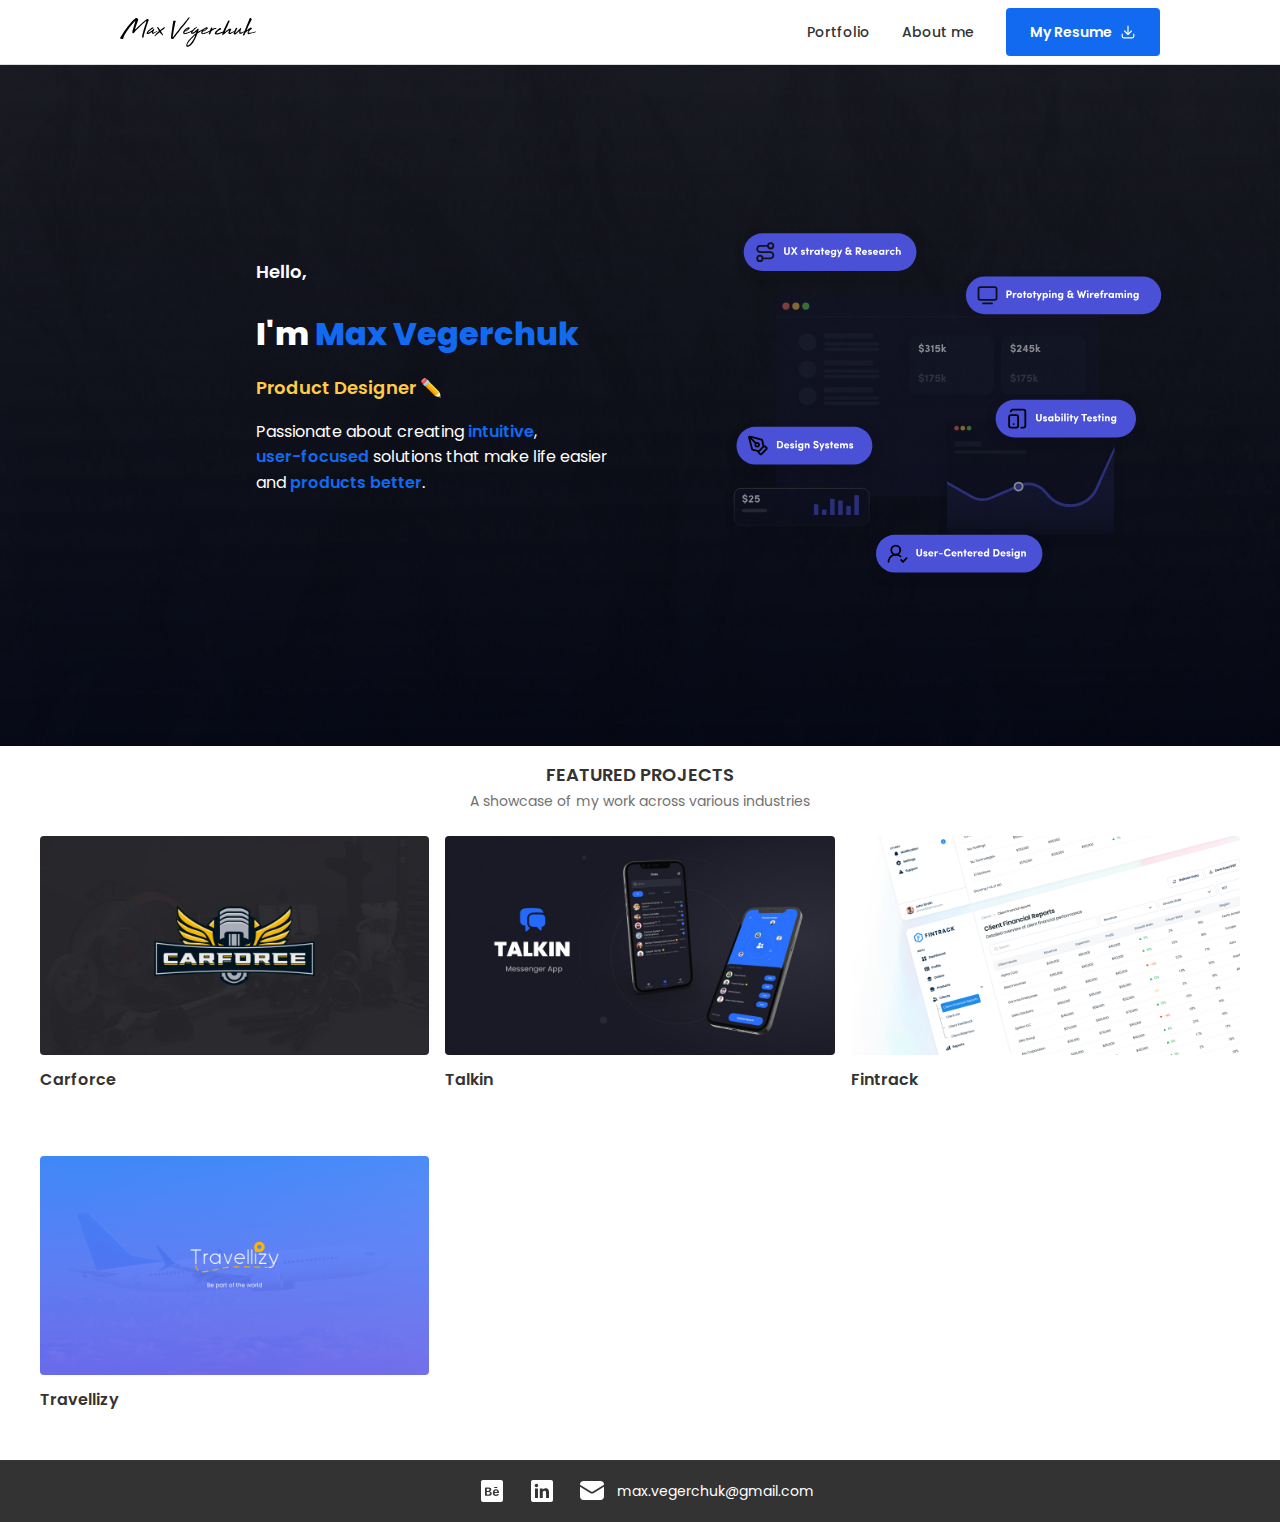
<file: index.html>
<!DOCTYPE html>
<html lang="en">
<head>
    <meta charset="UTF-8">
    <meta name="viewport" content="width=device-width, initial-scale=1.0">
    <title>Max Vegerchuk Portfolio</title>
    <link href="https://fonts.googleapis.com/css2?family=Poppins:wght@400;500;600;700&display=swap" rel="stylesheet">
    <link rel="stylesheet" href="css/style.css">
</head>
<body>
    <header>
        <nav>
            <div class="nav-logo">
                <a href="index.html">
                    <img src="pics/Logo/m.vegerchuk-logo.svg" alt="M. Vegerchuk Logo">
                </a>
            </div>
            <ul class="nav-links">
                <li><a href="#portfolio-title">Portfolio</a></li>
                <li><a href="aboutme.html">About me</a></li>
                <li>
                    <a href="https://drive.google.com/uc?export=download&id=1wl4j3LC4kfIBSfr9b5_5TvRh0pihFqmq" class="nav-resume-btn">
                        My Resume
                        <img src="pics/icons/arrow-down-tray.svg" alt="Download" class="nav-resume-icon">
                    </a>
                </li>
            </ul>
        </nav>
    </header>
    
    <section class="hero-section">
        <div class="portfolio-section" style="margin-left: 20%;">
            <h2><span style="color: white;">Hello,</span></h2>
            <h1>I'm <span style="color: #116AF0;">Max Vegerchuk</span></h1>
            <h2><span style="color: #FFCC47;">Product Designer ✏️</span></h2>
            <p class="hero-description">Passionate about creating <span style="color: #116AF0; font-weight: 600;">intuitive</span>, <br>
                <span style="color: #116AF0; font-weight: 600;">user-focused</span> solutions that make life easier<br> and <span style="color: #116AF0; font-weight: 600;">products better</span>.</p>
        </div>
        <div class="portfolio-section">
            <div class="portfolio-image hide-mobile" style="margin-top: 15%; margin-right: 30%; width: 90%;">
                <img src="pics\hero-section-ux-pic.svg" alt="UX">
            </div>
        </div>
        
        
    </section>
    <section class="portfolio-section">
        <h2 class="portfolio-title" id="portfolio-title">Featured Projects</h2>
        <p class="portfolio-subtitle">A showcase of my work across various industries</p>
        <div class="portfolio-container">
            <div class="portfolio-item">
                <a class="project-link" href="portfolio/carforce.html">
                    <div class="portfolio-image">
                        <img src="pics\projects\carforce\carforce-cover.jpg" alt="Carforce">
                    </div>
                    <h3 class="project-title">Carforce</h3>
                </a>
            </div>
            <div class="portfolio-item">
                <a class="project-link" href="portfolio/talkin.html">
                    <div class="portfolio-image">
                        <img src="pics/projects/talkin/portfolio-cover.jpg" alt="Carforce">
                    </div>
                    <h3 class="project-title">Talkin</h3>
                </a>
            </div>
            <div class="portfolio-item">
                <a class="project-link" href="portfolio/fintrack.html">
                    <div class="portfolio-image">
                        <img src="pics/projects/fintrack/portfolio-cover.jpg" alt="Carforce">
                    </div>
                    <h3 class="project-title">Fintrack</h3>
                </a>
            </div>
        </div>

        <div class="portfolio-container">
            <div class="portfolio-container flex-wrap" style="max-width: 389.33px;">
                <div class="portfolio-item">
                    <a class="project-link" href="portfolio/travellizy-registration.html">
                        <div class="portfolio-image">
                            <img src="pics\projects\travellizy\travellizy-cover.jpg" alt="Travellizy">
                        </div>
                        <h3 class="project-title">Travellizy</h3>
                    </a>
                </div>
            </div>
        
            <!-- <div class="portfolio-container flex-wrap" style="max-width: 389.33px;">
                <div class="portfolio-item">
                    <a class="project-link" href="portfolio/travellizy.html">
                        <div class="portfolio-image">
                            <img src="pics\projects\travellizy\travellizy-cover.jpg" alt="Travellizy">
                        </div>
                        <h3 class="project-title">Travellizy</h3>
                    </a>
                </div>
            </div> -->

            
        </div>
        <!-- <div class="portfolio-item">
                <a class="project-link" href="portfolio/talkin.html">
                    <div class="portfolio-image">
                        <img src="pics/projects/talkin/portfolio-cover.jpg" alt="Carforce">
                    </div>
                    <h3 class="project-title">Talkin</h3>
                </a>
        </div>
            <div class="portfolio-item">
                <a class="project-link" href="portfolio/fintrack.html">
                    <div class="portfolio-image">
                        <img src="pics/projects/fintrack/portfolio-cover.jpg" alt="Carforce">
                    </div>
                    <h3 class="project-title">Fintrack</h3>
                </a>
            </div> -->
        </div>
    </section>
    
    <main>
        <!-- Здесь будет основное содержимое -->
    </main>
    
    <footer>
        <a href="https://www.behance.net/maxvegerchuk" target="_blank" class="icon" aria-label="Behance">
            <img src="pics/icons/behance.svg" alt="Behance">
        </a>
        <a href="https://www.linkedin.com/in/maxvegerchuk/" target="_blank" class="icon" aria-label="LinkedIn">
            <img src="pics/icons/linkedin.svg" alt="LinkedIn">
        </a>
        <div style="align-items: center; display: flex; justify-content: center;">
            <a href="mailto:max.vegerchuk@gmail.com" class="icon" aria-label="Email">
                <img src="pics/icons/Email.svg" alt="Email">
            </a>
            <span class="email">max.vegerchuk@gmail.com</span>
        </div>
    </footer>

    <script src="js/main.js"></script>
</body>
</html>
</file>
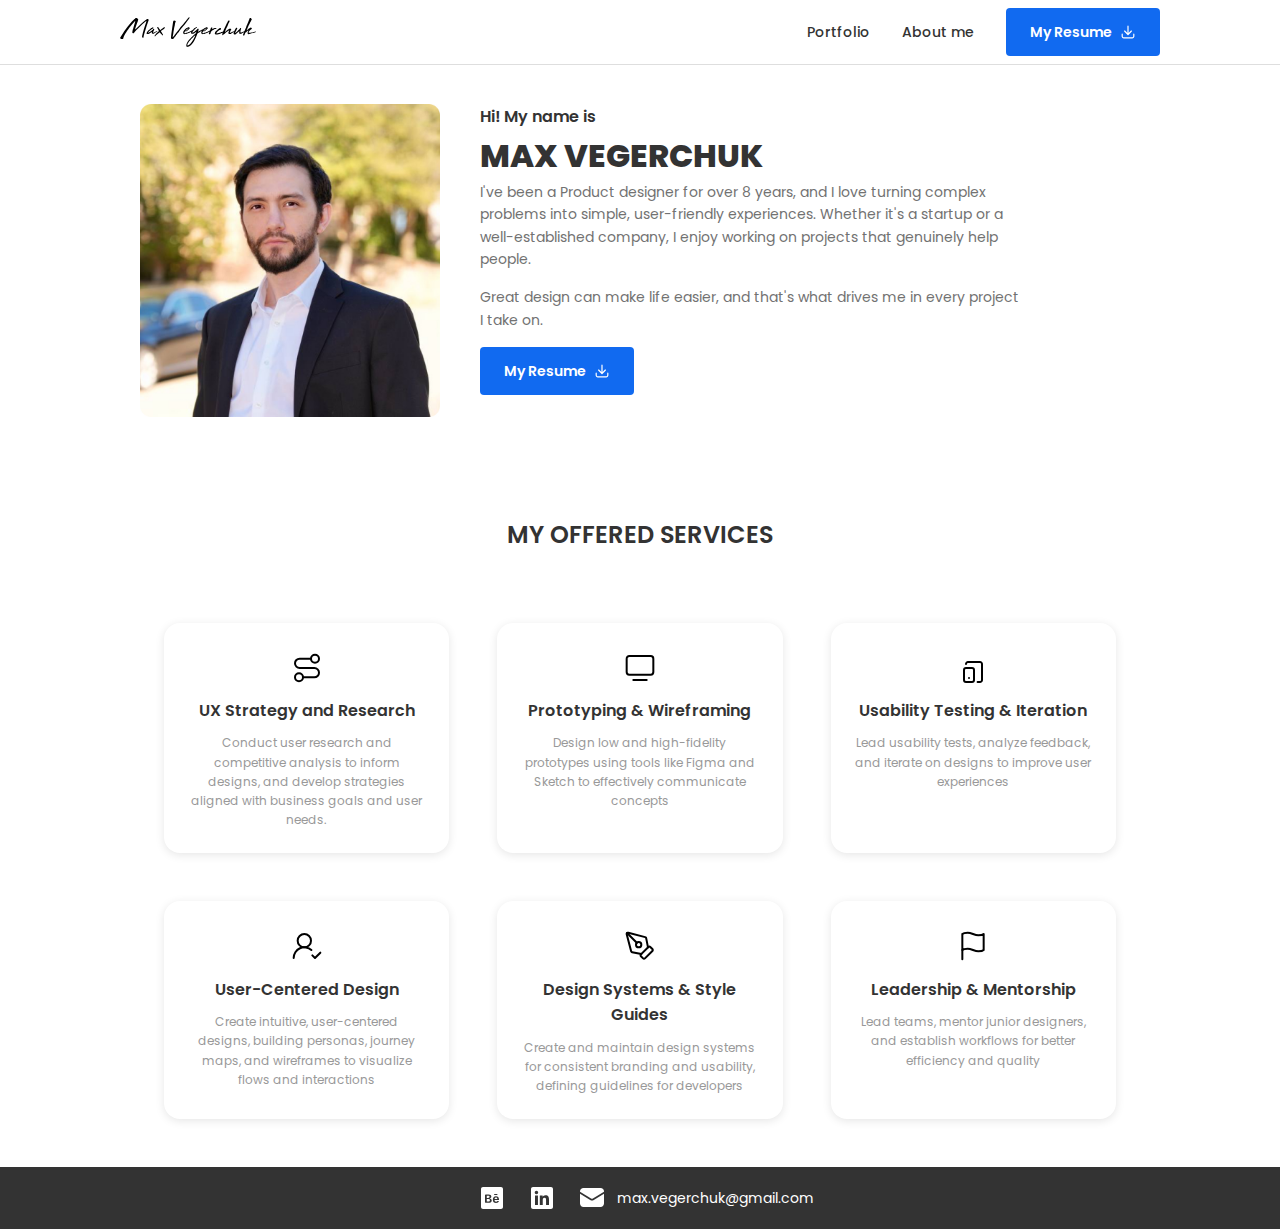
<file: aboutme.html>
<!DOCTYPE html>
<html lang="en">
<head>
    <meta charset="UTF-8">
    <meta name="viewport" content="width=device-width, initial-scale=1.0">
    <link href="https://fonts.googleapis.com/css2?family=Poppins:wght@400;500;600;700&display=swap" rel="stylesheet">
    <link rel="stylesheet" href="css/style.css">
</head>
<body>
    <header>
        <nav>
            <div class="nav-logo">
                <a href="index.html">
                    <img src="pics/Logo/m.vegerchuk-logo.svg" alt="M. Vegerchuk Logo">
                </a>
            </div>
            <ul class="nav-links">
                <li><a href="index.html#portfolio-title">Portfolio</a></li>
                <li><a href="aboutme.html">About me</a></li>
                <li>
                    <a href="https://drive.google.com/uc?export=download&id=1qEEX9K6TG9hydOg7LJ45rPmVt67Mu9xU" class="nav-resume-btn">
                        My Resume
                        <img src="pics/icons/arrow-down-tray.svg" alt="Download" class="nav-resume-icon">
                    </a>
                </li>
            </ul>
        </nav>
    </header>

    <section class="project-section">

        <div class="project-content-text-only">
            
            <div class="flex-wrap">
                <div class="image-column margin-right40 margin-bot40" style="max-width:300px; margin-top: 80px;">
                    <img src="pics/profile photo.jpg" alt="Max Vegerchuk" class="detail-image">
                </div>

                <div class="text-column" style="margin-top: 80px;">
                    <div class="bio-pretitle">
                        Hi! My name is
                    </div>
                    <div class="bio-title-name">Max Vegerchuk</div>
                    <p>I've been a Product designer for over 8 years, and I love turning complex problems into simple, user-friendly experiences. Whether it's a startup or a well-established company, I enjoy working on projects that genuinely help people.</p> 
                    <p>Great design can make life easier, and that's what drives me in every project <br> I take on.</p> 
                    <div class="nav-links">
                        <a href="https://drive.google.com/uc?export=download&id=1qEEX9K6TG9hydOg7LJ45rPmVt67Mu9xU" class="nav-resume-btn">
                            My Resume
                            <img src="pics/icons/arrow-down-tray.svg" alt="Download" class="nav-resume-icon">
                        </a>
                    </div>
                    
                </div>
            </div>
        </div>

        <div class="bio-service-title">
            <h2 class="portfolio-title">My Offered Services</h2>
            <!-- <p class="portfolio-subtitle">Final implementation, user testing, and project outcomes.</p> -->
        </div>

        <div class="project-content-text-only">
            
            <div class="flex-wrap">
                <div class="service">
                    <div class="service-icon">
                        <img src="pics/icons/Ux-strategy.svg" alt="Email">
                    </div>
                    <div class="service-title">UX Strategy and Research</div>
                    <div class="service-description">Conduct user research and competitive analysis to inform designs, and develop strategies aligned with business goals and user needs.</div>
                </div>
    
                <div class="service">
                    <div class="service-icon">
                        <img src="pics/icons/Wireframes.svg" alt="Email">
                    </div>
                    <div class="service-title">Prototyping & Wireframing</div>
                    <div class="service-description">Design low and high-fidelity prototypes using tools like Figma and Sketch to effectively communicate concepts</div>
                </div>

                <div class="service">
                    <div class="service-icon">
                        <img src="pics/icons/Testing.svg" alt="Email">
                    </div>
                    <div class="service-title">Usability Testing & Iteration</div>
                    <div class="service-description">Lead usability tests, analyze feedback, and iterate on designs to improve user experiences</div>
                </div>
            </div>

            <div class="flex-wrap">

                <div class="service">
                    <div class="service-icon">
                        <img src="pics/icons/User-Centered Design.svg" alt="Email">
                    </div>
                    <div class="service-title">User-Centered Design</div>
                    <div class="service-description">Create intuitive, user-centered designs, building personas, journey maps, and wireframes to visualize flows and interactions</div>
                </div>

                <div class="service">
                    <div class="service-icon">
                        <img src="pics/icons/DesignSystem.svg" alt="Email">
                    </div>
                    <div class="service-title">Design Systems & Style Guides</div>
                    <div class="service-description">Create and maintain design systems for consistent branding and usability, defining guidelines for developers</div>
                </div>
    
                <div class="service">
                    <div class="service-icon">
                        <img src="pics/icons/Leadership.svg" alt="Email">
                    </div>
                    <div class="service-title">Leadership & Mentorship</div>
                    <div class="service-description">Lead teams, mentor junior designers, and establish workflows for better efficiency and quality</div>
                </div>
            </div>
        </div>
    </section>
    
    <footer>
        <a href="https://www.behance.net/maxvegerchuk" target="_blank" class="icon" aria-label="Behance">
            <img src="pics/icons/behance.svg" alt="Behance">
        </a>
        <a href="https://www.linkedin.com/in/maxvegerchuk/" target="_blank" class="icon" aria-label="LinkedIn">
            <img src="pics/icons/linkedin.svg" alt="LinkedIn">
        </a>
        <div style="align-items: center; display: flex; justify-content: center;">
            <a href="mailto:max.vegerchuk@gmail.com" class="icon" aria-label="Email">
                <img src="pics/icons/Email.svg" alt="Email">
            </a>
            <span class="email">max.vegerchuk@gmail.com</span>
        </div>
    </footer>
    <script src="js/main.js"></script>
</body>
</html>
</file>
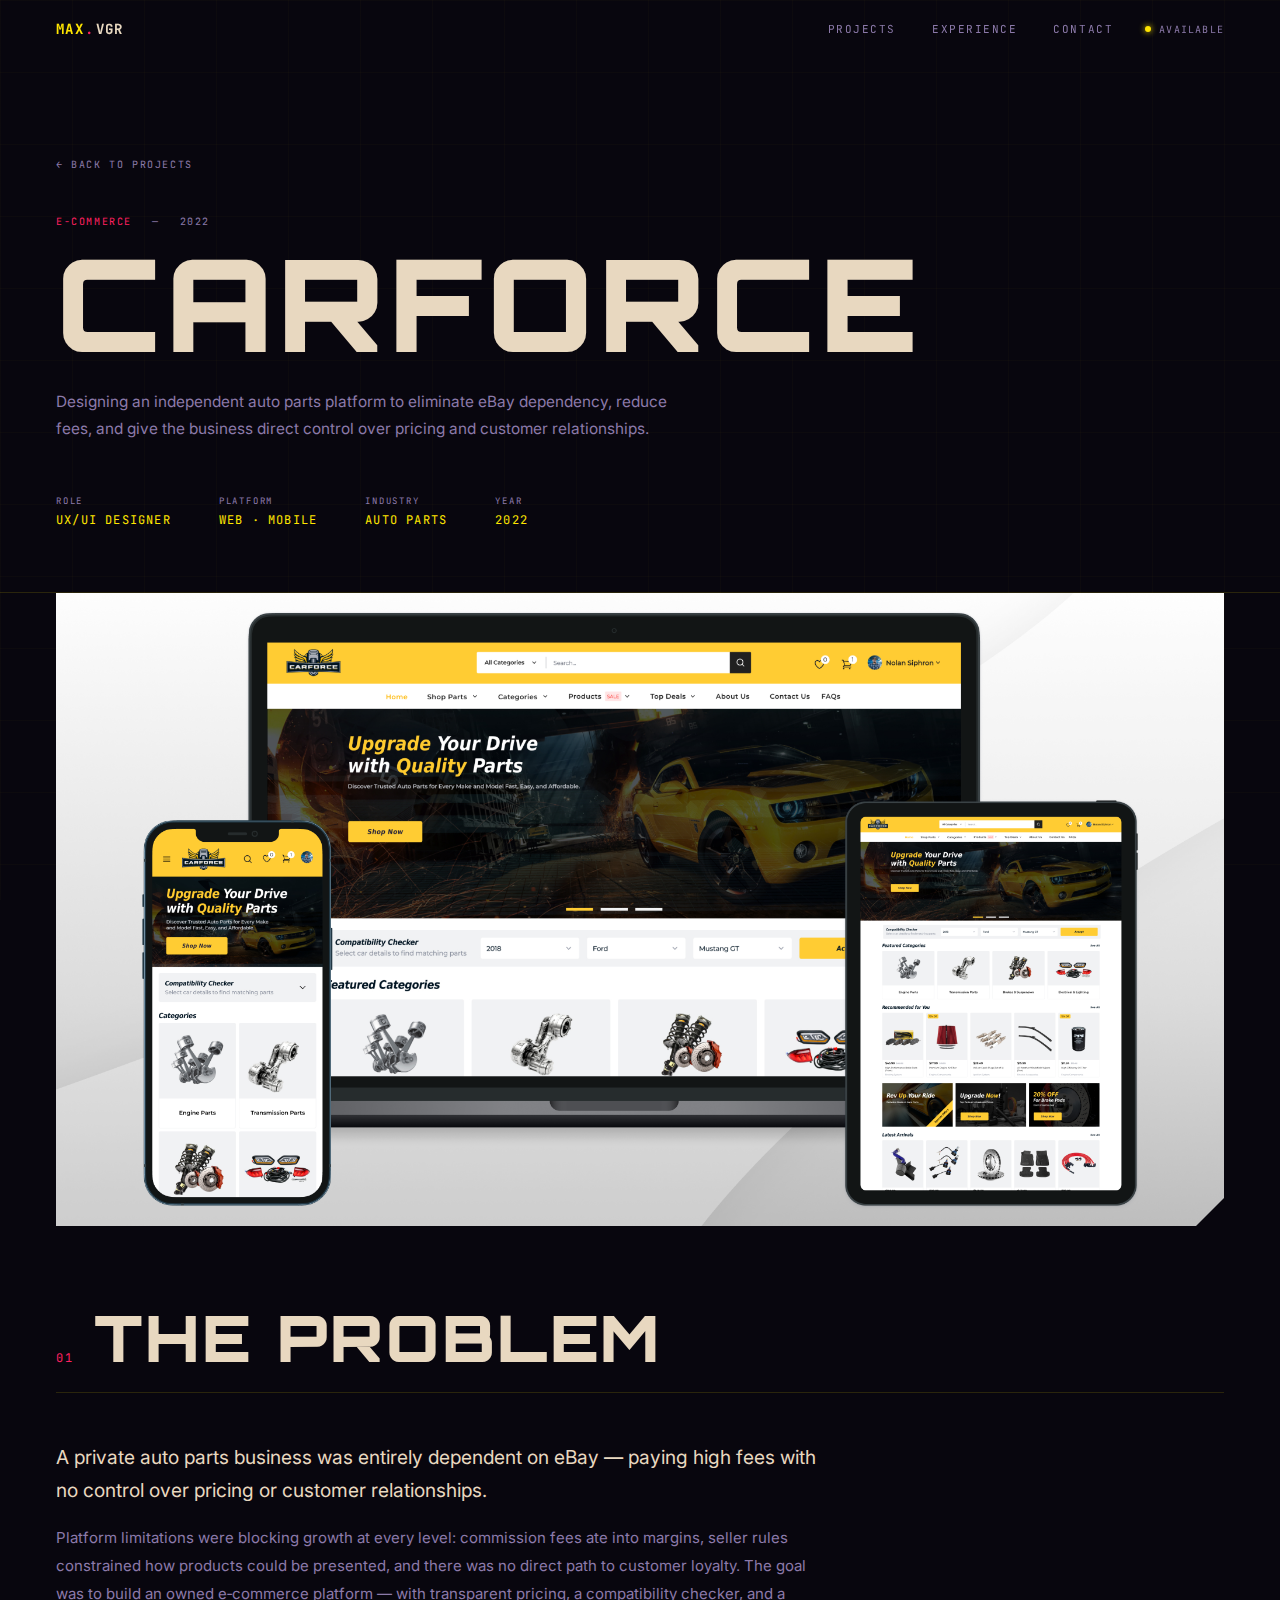
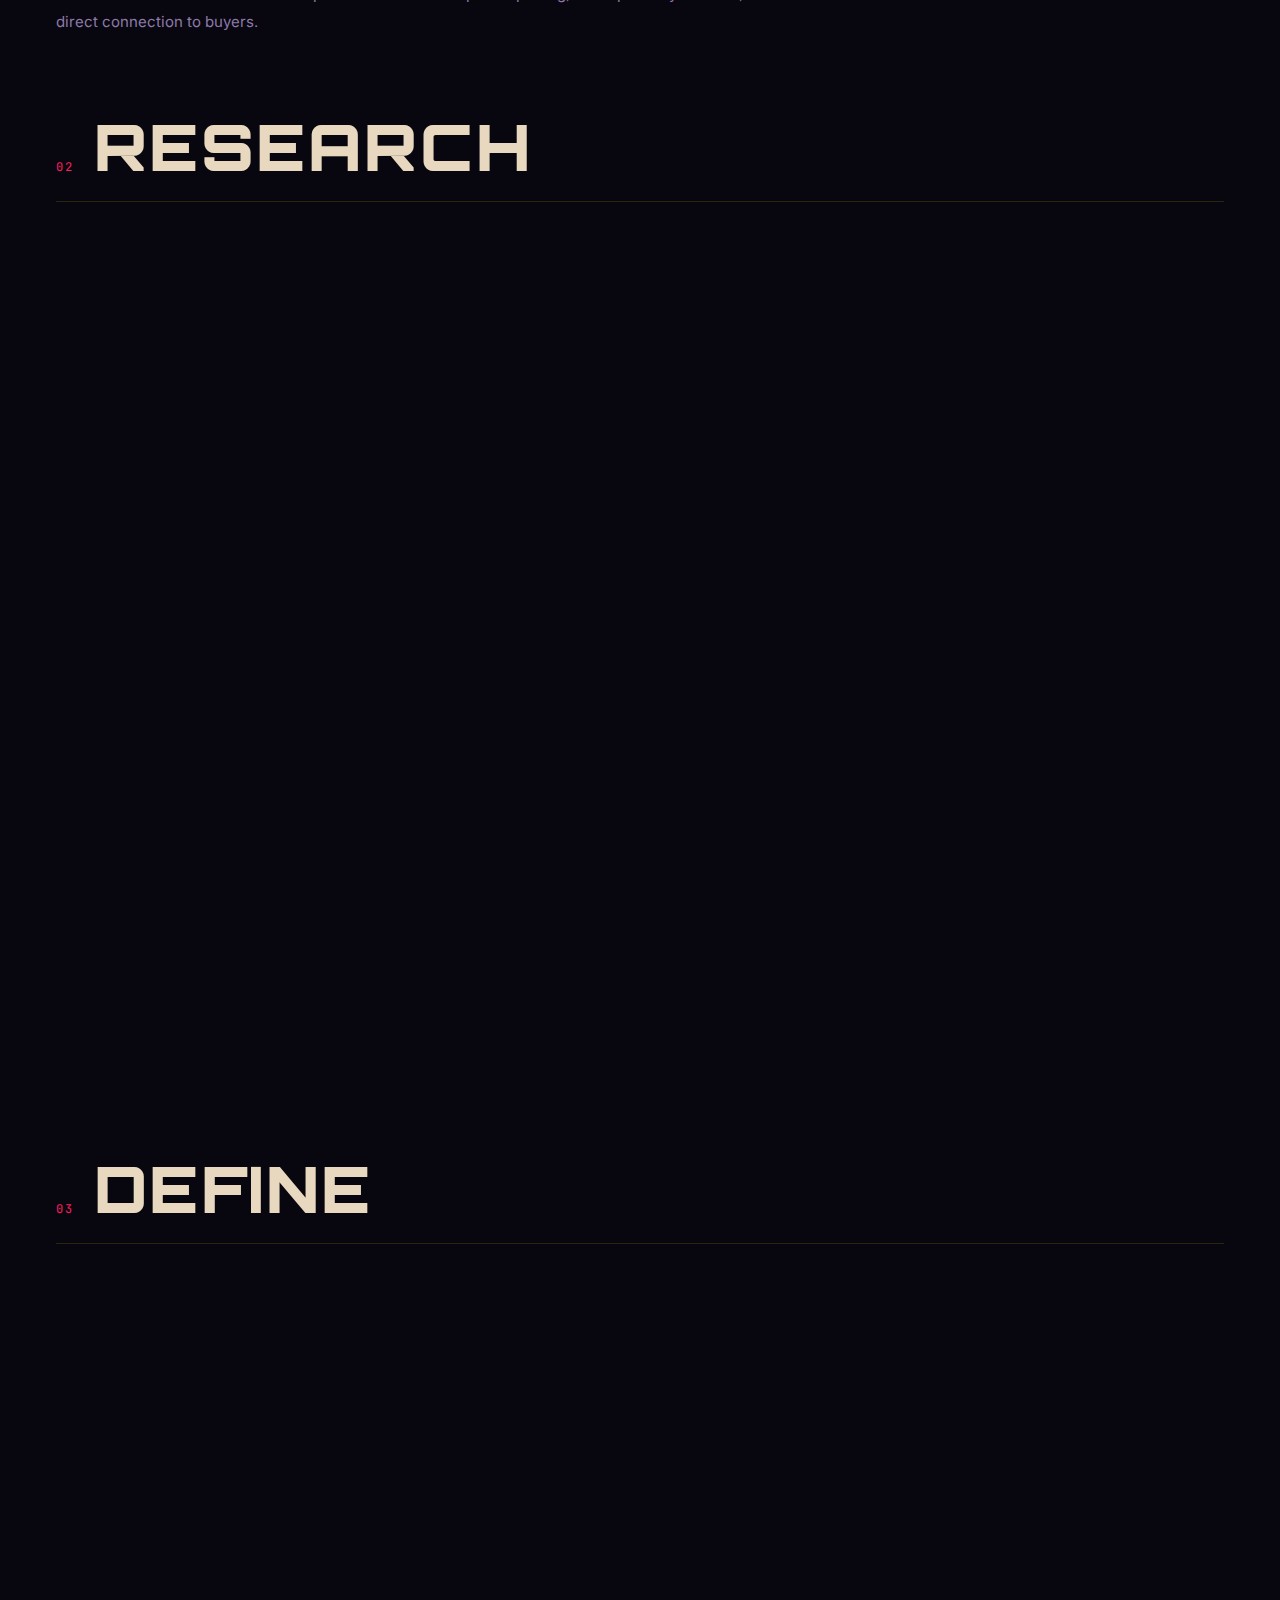
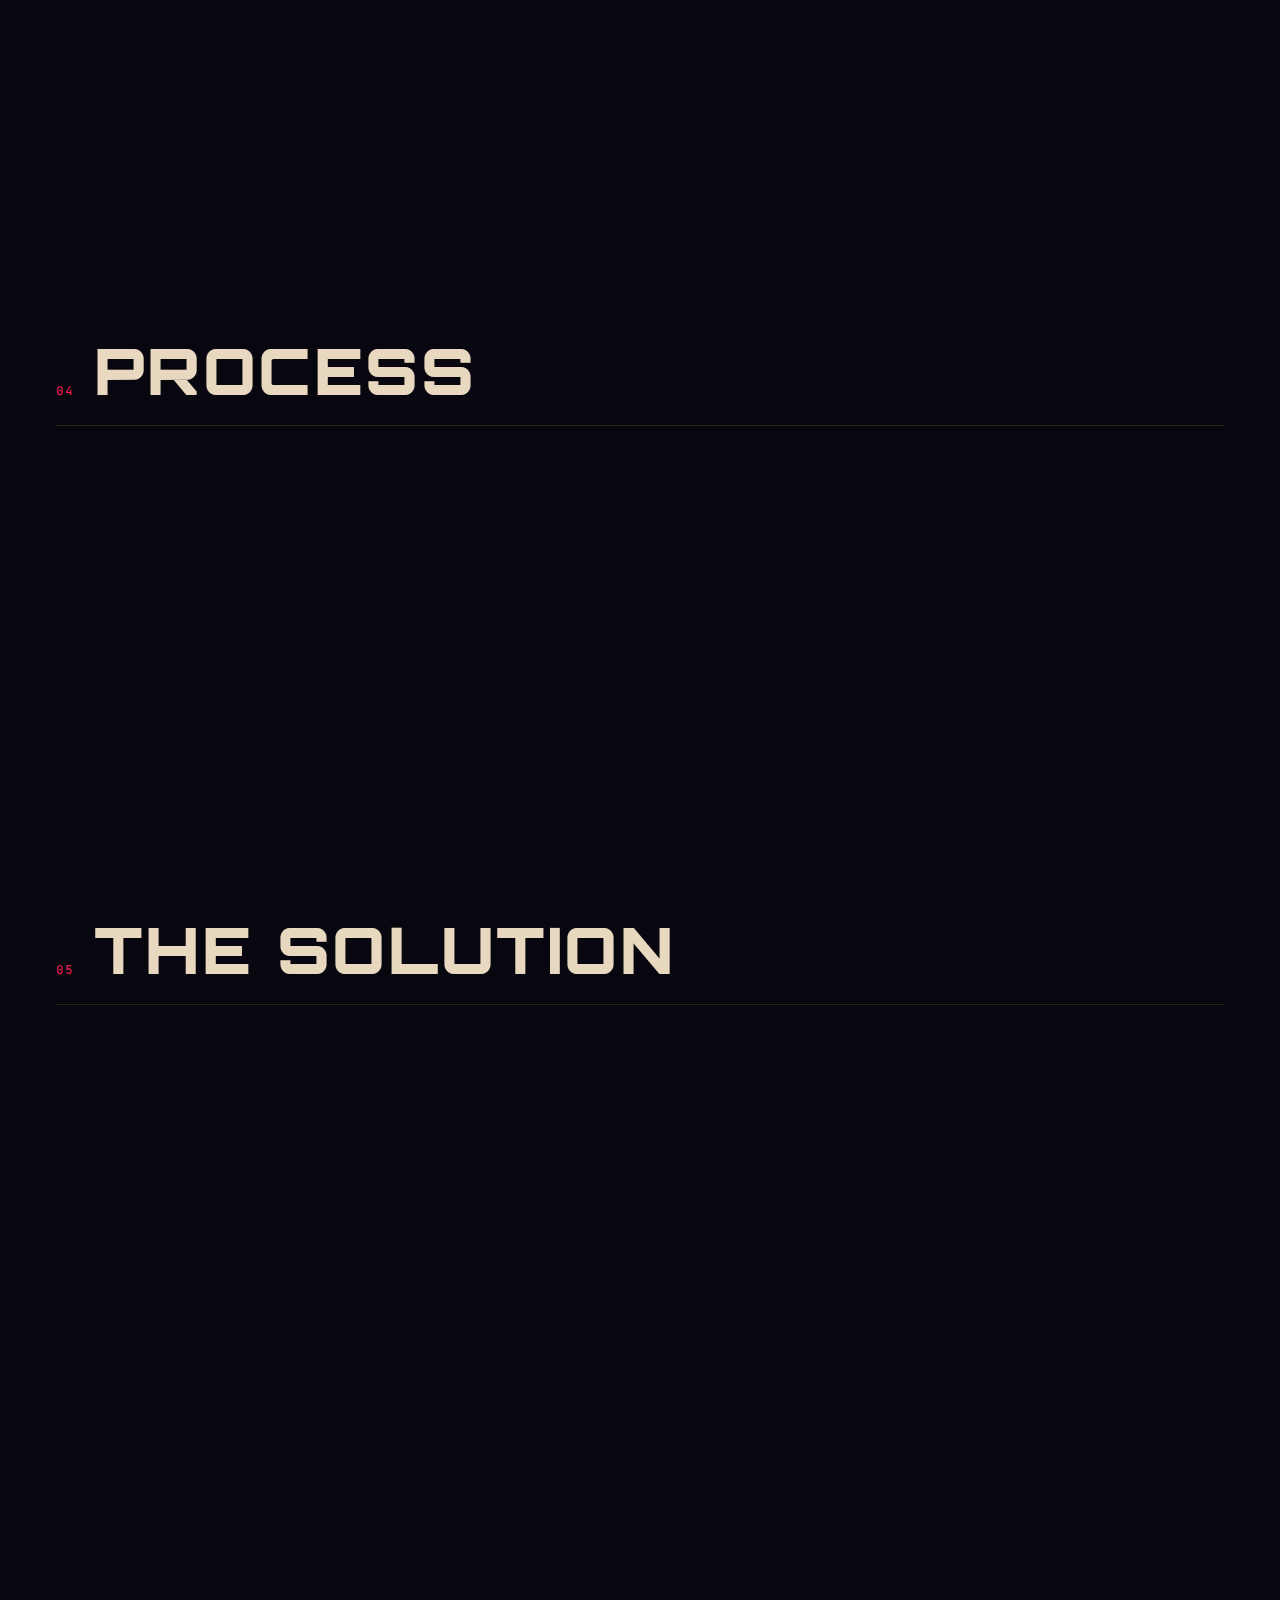
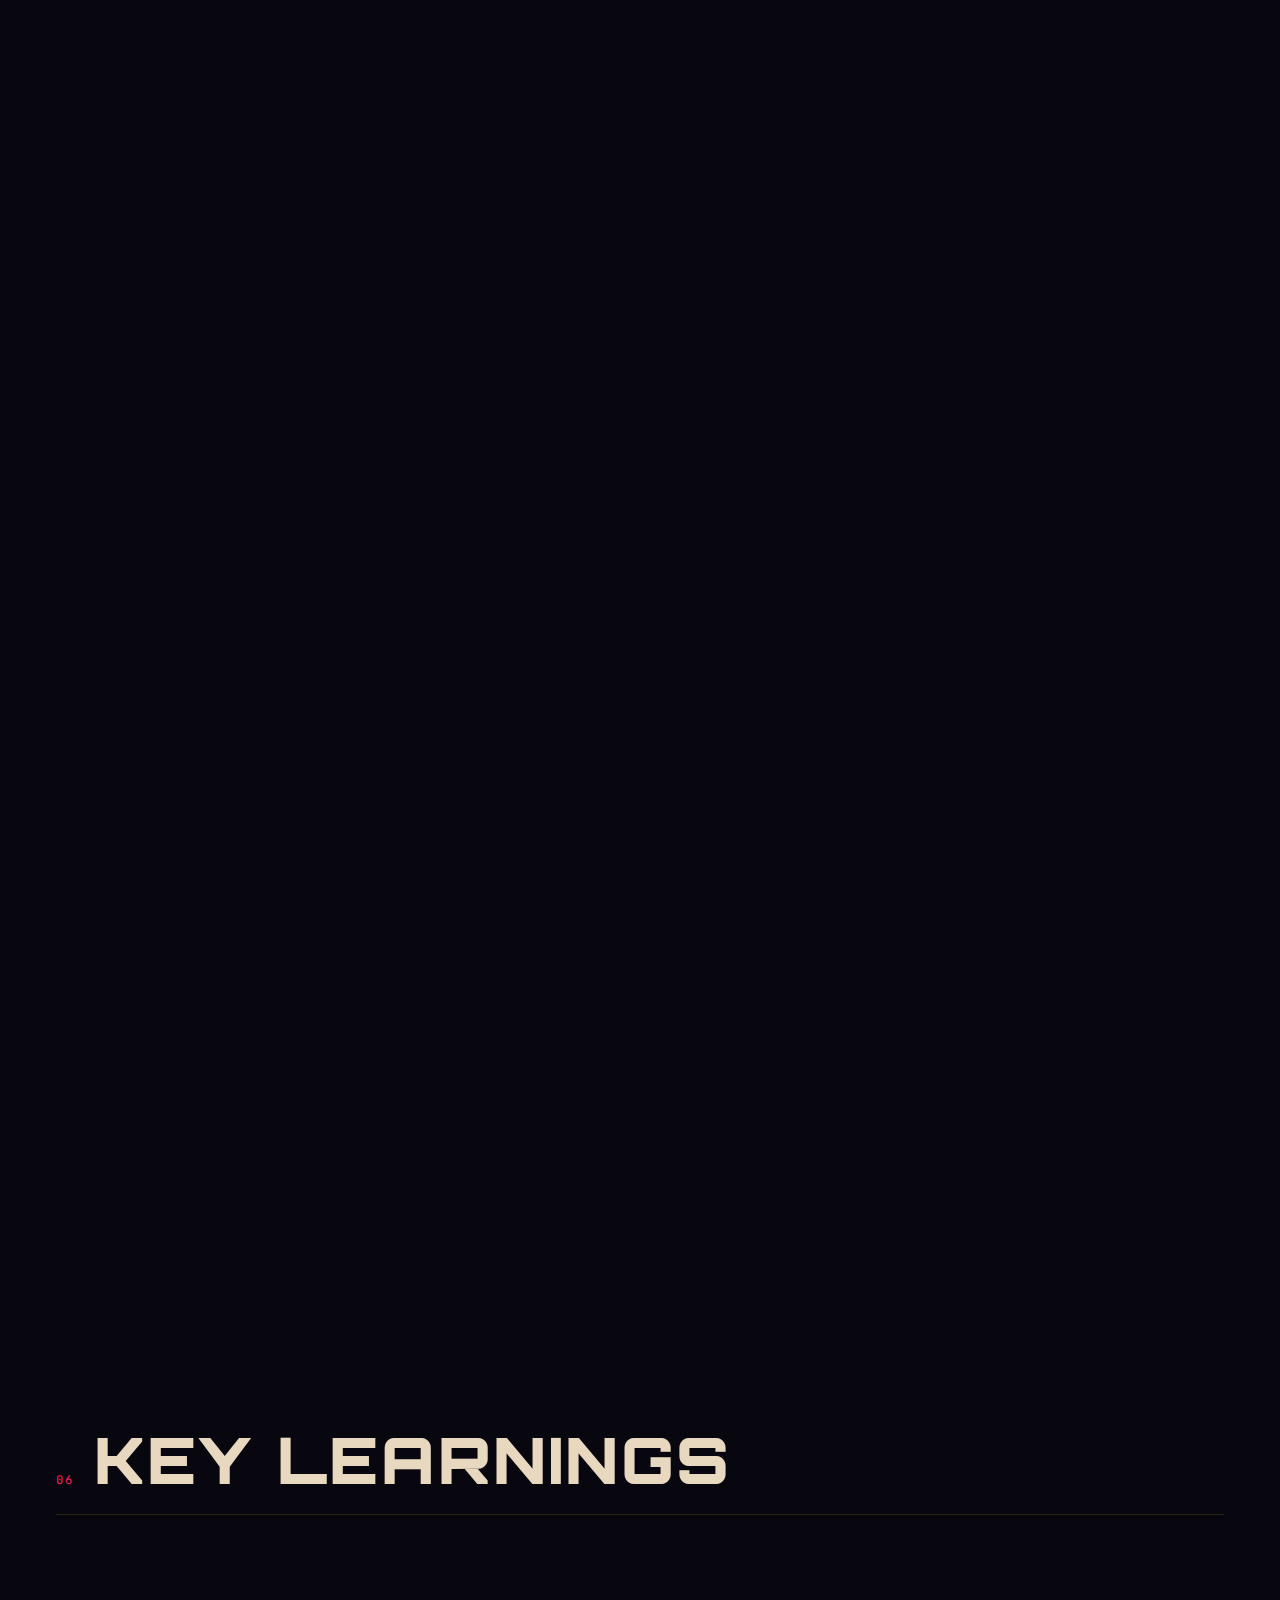
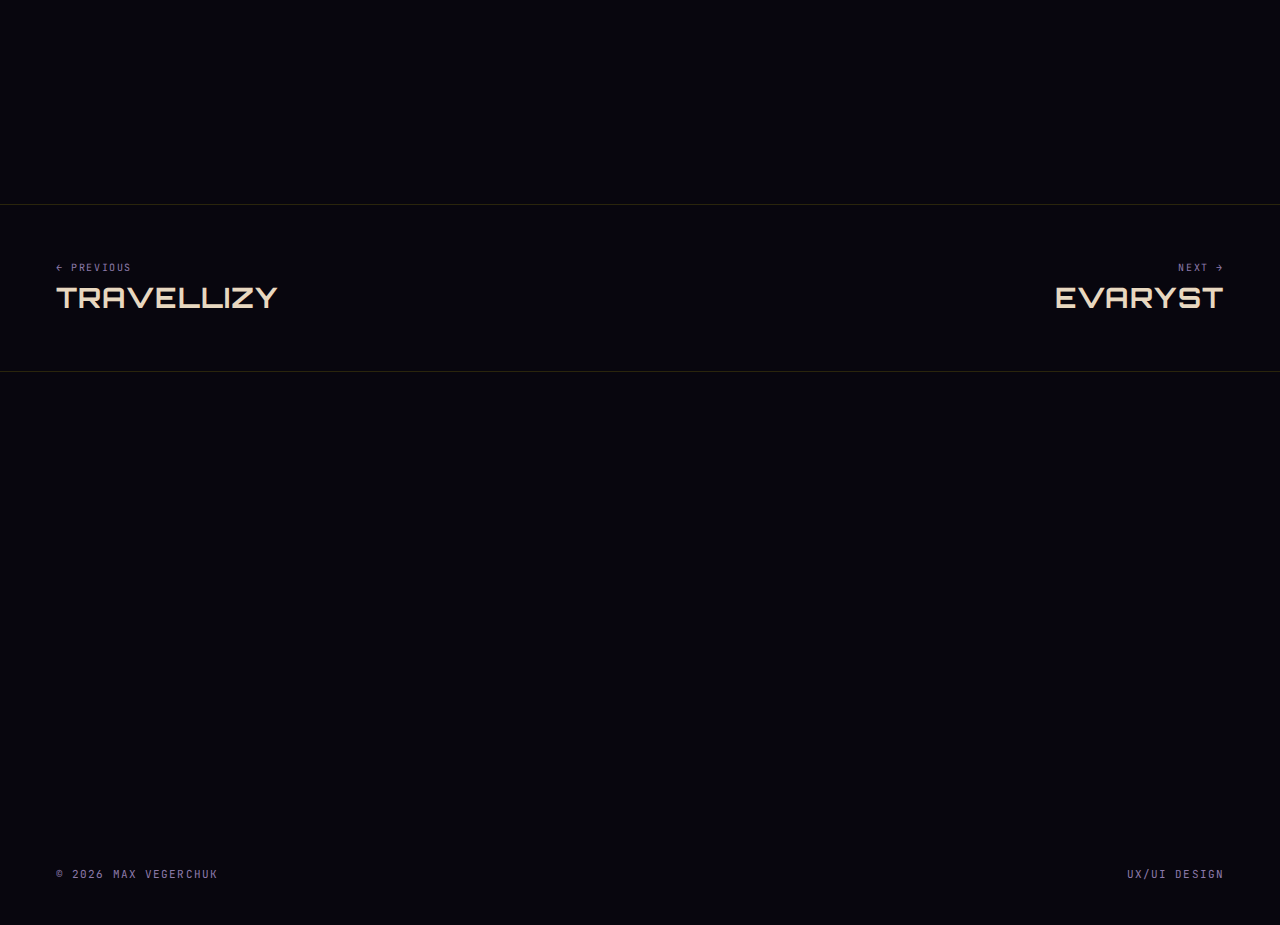
<file: carforce.html>
<!DOCTYPE html>
<html lang="en">
<head>
  <meta charset="UTF-8">
  <meta name="viewport" content="width=device-width, initial-scale=1.0">
  <title>Carforce — Max Vegerchuk</title>
  <link rel="preconnect" href="https://fonts.googleapis.com">
  <link rel="preconnect" href="https://fonts.gstatic.com" crossorigin>
  <link href="https://fonts.googleapis.com/css2?family=Orbitron:wght@700;900&family=JetBrains+Mono:wght@400;700&family=Inter:wght@400;500&display=swap" rel="stylesheet">
  <link rel="stylesheet" href="css/cyberpunk.css">
  <style>
    /* ── PROJECT PAGE ──────────────────────────────────────────── */
    .proj-page { padding-top: 80px; }

    /* ── PROJECT HERO ──────────────────────────────────────────── */
    .proj-hero {
      padding: 72px var(--pad) 64px;
      border-bottom: 1px solid var(--border-y);
    }
    .proj-back {
      display: inline-flex;
      align-items: center;
      gap: 10px;
      font-family: var(--mono);
      font-size: 10px;
      letter-spacing: 0.16em;
      color: var(--muted);
      margin-bottom: 44px;
      transition: color 0.2s;
    }
    .proj-back:hover { color: var(--y); }
    .proj-eyebrow {
      display: flex;
      align-items: center;
      gap: 20px;
      font-family: var(--mono);
      font-size: 10px;
      letter-spacing: 0.16em;
      color: var(--muted);
      margin-bottom: 18px;
    }
    .proj-tag { color: var(--p); }
    .proj-title {
      font-family: var(--display);
      font-weight: 900;
      font-size: clamp(52px, 10vw, 140px);
      line-height: 0.9;
      letter-spacing: 0.04em;
      text-transform: uppercase;
      color: var(--text);
      margin-bottom: 28px;
    }
    .proj-desc {
      font-family: var(--body);
      font-size: clamp(15px, 1.2vw, 18px);
      line-height: 1.75;
      color: var(--muted);
      max-width: 620px;
      margin-bottom: 52px;
    }
    .proj-meta { display: flex; gap: 48px; flex-wrap: wrap; }
    .proj-meta-item { display: flex; flex-direction: column; gap: 5px; }
    .proj-meta-label {
      font-family: var(--mono);
      font-size: 9px;
      letter-spacing: 0.2em;
      color: var(--muted);
    }
    .proj-meta-val {
      font-family: var(--mono);
      font-size: 12px;
      letter-spacing: 0.1em;
      color: var(--y);
    }

    /* ── COVER ─────────────────────────────────────────────────── */
    .proj-cover { padding: 0 var(--pad); }
    .proj-cover img {
      width: 100%;
      display: block;
      clip-path: polygon(0 0, 100% 0, 100% calc(100% - var(--cut-lg)), calc(100% - var(--cut-lg)) 100%, 0 100%);
    }

    /* ── SECTIONS ──────────────────────────────────────────────── */
    .proj-section { padding: 80px var(--pad); }
    .proj-section .section-head { margin-bottom: 48px; }
    .hl { color: var(--y); }

    /* ── TEXT BLOCKS ───────────────────────────────────────────── */
    .proj-block { max-width: 760px; }
    .proj-lead {
      font-family: var(--body);
      font-size: clamp(17px, 1.5vw, 21px);
      line-height: 1.7;
      color: var(--text);
      margin-bottom: 18px;
    }
    .proj-body {
      font-family: var(--body);
      font-size: 15px;
      line-height: 1.85;
      color: var(--muted);
    }

    /* ── RESEARCH STATS ────────────────────────────────────────── */
    .proj-stat-grid {
      display: grid;
      grid-template-columns: repeat(3, 1fr);
      gap: 3px;
      margin-bottom: 3px;
    }
    .proj-stat-card {
      background: var(--surface);
      padding: 28px 24px 32px;
      display: flex;
      flex-direction: column;
      gap: 10px;
      clip-path: polygon(0 0, 100% 0, 100% calc(100% - var(--cut)), calc(100% - var(--cut)) 100%, 0 100%);
    }
    .proj-stat-num {
      font-family: var(--display);
      font-weight: 900;
      font-size: clamp(36px, 4vw, 48px);
      color: var(--y);
      line-height: 1;
    }
    .proj-stat-topic {
      font-family: var(--mono);
      font-size: 9px;
      letter-spacing: 0.18em;
      color: var(--text);
      text-transform: uppercase;
    }
    .proj-stat-card p {
      font-family: var(--body);
      font-size: 13px;
      line-height: 1.65;
      color: var(--muted);
      margin: 0;
    }
    .proj-stat-insight {
      display: block;
      font-family: var(--mono);
      font-size: 10px;
      letter-spacing: 0.08em;
      color: var(--y);
      opacity: 0.7;
      margin-top: 2px;
    }

    /* ── COMPETITIVE TABLE ─────────────────────────────────────── */
    .proj-comp-wrap {
      background: var(--surface);
      overflow-x: auto;
    }
    .proj-comp-label {
      display: block;
      font-family: var(--mono);
      font-size: 10px;
      letter-spacing: 0.16em;
      color: var(--muted);
      padding: 16px 24px 14px;
      border-bottom: 1px solid var(--border-y);
    }
    .proj-comp-table {
      width: 100%;
      border-collapse: collapse;
    }
    .proj-comp-table thead th {
      font-family: var(--mono);
      font-size: 9px;
      letter-spacing: 0.18em;
      color: var(--y);
      text-align: left;
      padding: 14px 20px 12px;
      border-bottom: 1px solid var(--border-y);
      white-space: nowrap;
    }
    .proj-comp-table thead th:first-child {
      width: 160px;
    }
    .proj-comp-table tbody td {
      font-family: var(--body);
      font-size: 13px;
      line-height: 1.6;
      color: var(--muted);
      padding: 16px 20px;
      border-bottom: 1px solid rgba(255,229,0,0.05);
      vertical-align: top;
    }
    .proj-comp-table tbody td:first-child {
      font-family: var(--mono);
      font-size: 11px;
      letter-spacing: 0.08em;
      color: var(--text);
      white-space: nowrap;
    }
    .proj-comp-table tbody tr:last-child td { border-bottom: none; }
    .proj-comp-table tbody tr:hover td { background: var(--surface2); }

    /* ── SUBSECTION LABEL ──────────────────────────────────────── */
    .proj-sub-label {
      font-family: var(--mono);
      font-size: 9px;
      letter-spacing: 0.22em;
      color: var(--p);
      margin-bottom: 16px;
    }

    /* ── PERSONA ───────────────────────────────────────────────── */
    .proj-persona {
      display: grid;
      grid-template-columns: 200px 1fr;
      gap: 3px;
      max-width: 760px;
      margin-bottom: 48px;
    }
    .proj-persona-info {
      background: var(--surface);
      padding: 28px 24px;
      display: flex;
      flex-direction: column;
      gap: 16px;
    }
    .proj-persona-name {
      font-family: var(--display);
      font-weight: 700;
      font-size: 13px;
      letter-spacing: 0.06em;
      text-transform: uppercase;
      color: var(--y);
    }
    .proj-persona-row {
      font-family: var(--mono);
      font-size: 10px;
      letter-spacing: 0.08em;
      color: var(--muted);
      line-height: 1.9;
    }
    .proj-persona-row b { color: var(--text); font-weight: 400; }
    .proj-persona-detail {
      background: var(--surface);
      padding: 28px 28px 32px;
      display: flex;
      flex-direction: column;
      gap: 20px;
      clip-path: polygon(0 0, 100% 0, 100% calc(100% - var(--cut)), calc(100% - var(--cut)) 100%, 0 100%);
    }
    .proj-persona-quote {
      font-family: var(--body);
      font-size: clamp(14px, 1.2vw, 17px);
      line-height: 1.7;
      color: var(--text);
      font-style: italic;
    }
    .proj-persona-cols { display: grid; grid-template-columns: 1fr 1fr; gap: 24px; }
    .proj-persona-col-label {
      font-family: var(--mono);
      font-size: 9px;
      letter-spacing: 0.18em;
      color: var(--p);
      margin-bottom: 10px;
    }
    .proj-persona-list {
      list-style: none;
      padding: 0;
      margin: 0;
      display: flex;
      flex-direction: column;
      gap: 6px;
    }
    .proj-persona-list li {
      font-family: var(--body);
      font-size: 13px;
      line-height: 1.55;
      color: var(--muted);
      padding-left: 16px;
      position: relative;
    }
    .proj-persona-list li::before {
      content: '—';
      position: absolute;
      left: 0;
      color: var(--y);
      opacity: 0.4;
      font-family: var(--mono);
    }

    /* ── MOSCOW ────────────────────────────────────────────────── */
    .proj-moscow {
      display: grid;
      grid-template-columns: repeat(4, 1fr);
      gap: 3px;
    }
    .proj-moscow-col {
      background: var(--surface);
      padding: 24px 20px 28px;
      display: flex;
      flex-direction: column;
      gap: 4px;
    }
    .proj-moscow-col:last-child {
      clip-path: polygon(0 0, 100% 0, 100% calc(100% - var(--cut)), calc(100% - var(--cut)) 100%, 0 100%);
    }
    .proj-moscow-label {
      font-family: var(--mono);
      font-size: 9px;
      letter-spacing: 0.18em;
      color: var(--y);
      text-transform: uppercase;
      margin-bottom: 4px;
    }
    .proj-moscow-sub {
      font-family: var(--mono);
      font-size: 8px;
      letter-spacing: 0.1em;
      color: var(--muted);
      margin-bottom: 16px;
    }
    .proj-moscow-list {
      list-style: none;
      padding: 0;
      margin: 0;
      display: flex;
      flex-direction: column;
      gap: 8px;
    }
    .proj-moscow-list li {
      font-family: var(--body);
      font-size: 12px;
      line-height: 1.5;
      color: var(--muted);
      padding-left: 14px;
      position: relative;
    }
    .proj-moscow-list li::before {
      content: '—';
      position: absolute;
      left: 0;
      color: var(--y);
      opacity: 0.35;
      font-family: var(--mono);
    }
    .proj-moscow-col.dim .proj-moscow-list li,
    .proj-moscow-col.dim .proj-moscow-label { opacity: 0.45; }

    /* ── PROCESS SCREENS ───────────────────────────────────────── */
    .proj-process {
      display: grid;
      grid-template-columns: repeat(3, 1fr);
      gap: 3px;
    }
    .proj-screen {
      background: var(--surface);
      display: flex;
      flex-direction: column;
    }
    .proj-screen-label {
      display: block;
      font-family: var(--mono);
      font-size: 10px;
      letter-spacing: 0.14em;
      color: var(--muted);
      padding: 14px 20px 12px;
      border-bottom: 1px solid var(--border-y);
    }
    .proj-screen img { width: 100%; display: block; object-fit: cover; }

    /* ── FEATURE LAYOUT (text + screenshot) ───────────────────── */
    .proj-feature {
      display: grid;
      grid-template-columns: 1fr 1.2fr;
      gap: 3px;
      margin-bottom: 3px;
      align-items: stretch;
    }
    .proj-feature-text {
      background: var(--surface);
      padding: 36px 32px 40px;
      display: flex;
      flex-direction: column;
      gap: 14px;
    }
    .proj-feature-num {
      font-family: var(--mono);
      font-size: 9px;
      letter-spacing: 0.22em;
      color: var(--p);
    }
    .proj-feature-name {
      font-family: var(--display);
      font-weight: 700;
      font-size: clamp(13px, 1.4vw, 18px);
      letter-spacing: 0.05em;
      text-transform: uppercase;
      color: var(--y);
    }
    .proj-feature-text p {
      font-family: var(--body);
      font-size: 14px;
      line-height: 1.75;
      color: var(--muted);
      margin: 0;
    }
    .proj-feature-img {
      background: var(--surface);
      display: flex;
      align-items: center;
      justify-content: center;
      padding: 32px 24px;
    }
    .proj-feature-img img {
      max-width: 220px;
      width: 100%;
      height: auto;
      display: block;
    }
    .proj-feature-img.full {
      padding: 0;
      display: block;
    }
    .proj-feature-img.full img {
      width: 100%;
      height: 100%;
      object-fit: cover;
      object-position: top;
    }

    /* ── FINAL DESIGN ──────────────────────────────────────────── */
    .proj-final { padding: 0 var(--pad); margin-top: 3px; }
    .proj-final-header {
      display: flex;
      align-items: baseline;
      gap: 20px;
      padding: 0 0 20px;
    }
    .proj-final-tag {
      font-family: var(--mono);
      font-size: 9px;
      letter-spacing: 0.22em;
      color: var(--p);
    }
    .proj-final-desc {
      font-family: var(--mono);
      font-size: 10px;
      letter-spacing: 0.1em;
      color: var(--muted);
    }
    .proj-final img {
      width: 100%;
      display: block;
      clip-path: polygon(0 0, 100% 0, 100% calc(100% - var(--cut-lg)), calc(100% - var(--cut-lg)) 100%, 0 100%);
    }

    /* ── PROJECT NAV ───────────────────────────────────────────── */
    .proj-nav {
      display: flex;
      justify-content: space-between;
      align-items: center;
      padding: 56px var(--pad);
      border-top: 1px solid var(--border-y);
    }
    .proj-nav-link { display: flex; flex-direction: column; gap: 6px; transition: opacity 0.2s; }
    .proj-nav-link.next { align-items: flex-end; }
    .proj-nav-link:hover { opacity: 0.8; }
    .proj-nav-dir { font-family: var(--mono); font-size: 10px; letter-spacing: 0.16em; color: var(--muted); }
    .proj-nav-name {
      font-family: var(--display);
      font-weight: 700;
      font-size: clamp(16px, 2.2vw, 28px);
      letter-spacing: 0.04em;
      text-transform: uppercase;
      color: var(--text);
      transition: color 0.2s;
    }
    .proj-nav-link:hover .proj-nav-name { color: var(--y); }

    /* ── RESPONSIVE ────────────────────────────────────────────── */
    @media (max-width: 768px) {
      .proj-stat-grid   { grid-template-columns: 1fr 1fr; }
      .proj-persona     { grid-template-columns: 1fr; }
      .proj-persona-cols { grid-template-columns: 1fr; gap: 16px; }
      .proj-moscow      { grid-template-columns: 1fr 1fr; }
      .proj-process     { grid-template-columns: 1fr; }
      .proj-feature     { grid-template-columns: 1fr; }
      .proj-feature-img { min-height: 220px; }
      .proj-meta        { gap: 28px; }
      .proj-nav         { flex-direction: column; gap: 36px; align-items: flex-start; }
      .proj-nav-link.next { align-items: flex-start; }
    }
    @media (max-width: 440px) {
      .proj-hero    { padding: 56px var(--pad) 48px; }
      .proj-section { padding: 56px var(--pad); }
      .proj-stat-grid { grid-template-columns: 1fr; }
      .proj-moscow    { grid-template-columns: 1fr; }
    }
  </style>
</head>
<body class="proj-page">

  <!-- ═══ HEADER ═══ -->
  <header class="header" id="header">
    <a href="index.html" class="logo">
      <span class="logo-first">MAX</span><span class="logo-dot">.</span><span class="logo-last">VGR</span>
    </a>
    <button class="nav-toggle" aria-label="Toggle menu" aria-expanded="false">
      <span></span><span></span><span></span>
    </button>
    <nav class="nav">
      <a href="index.html#portfolio" class="nav-link">PROJECTS</a>
      <a href="index.html#experience" class="nav-link">EXPERIENCE</a>
      <a href="index.html#contact" class="nav-link">CONTACT</a>
    </nav>
    <div class="header-status">
      <span class="status-dot"></span>
      <span>AVAILABLE</span>
    </div>
  </header>

  <!-- ═══ PROJECT HERO ═══ -->
  <section class="proj-hero">
    <a href="index.html#portfolio" class="proj-back">← BACK TO PROJECTS</a>
    <div class="proj-eyebrow">
      <span class="proj-tag">E-COMMERCE</span>
      <span>—</span>
      <span>2022</span>
    </div>
    <h1 class="proj-title glitch" data-text="CARFORCE">CARFORCE</h1>
    <p class="proj-desc">Designing an&nbsp;independent auto parts platform to&nbsp;eliminate eBay dependency, reduce fees, and&nbsp;give the business direct control over pricing and&nbsp;customer relationships.</p>
    <div class="proj-meta">
      <div class="proj-meta-item">
        <span class="proj-meta-label">ROLE</span>
        <span class="proj-meta-val">UX/UI DESIGNER</span>
      </div>
      <div class="proj-meta-item">
        <span class="proj-meta-label">PLATFORM</span>
        <span class="proj-meta-val">WEB · MOBILE</span>
      </div>
      <div class="proj-meta-item">
        <span class="proj-meta-label">INDUSTRY</span>
        <span class="proj-meta-val">AUTO PARTS</span>
      </div>
      <div class="proj-meta-item">
        <span class="proj-meta-label">YEAR</span>
        <span class="proj-meta-val">2022</span>
      </div>
    </div>
  </section>

  <!-- ═══ COVER ═══ -->
  <div class="proj-cover reveal">
    <img src="images/carforce/cover.png" alt="Carforce — cover">
  </div>

  <!-- ═══ 01 — THE PROBLEM ═══ -->
  <section class="proj-section">
    <div class="section-head">
      <span class="section-num">01</span>
      <h2 class="section-title glitch" data-text="THE PROBLEM">THE PROBLEM</h2>
    </div>
    <div class="proj-block reveal">
      <p class="proj-lead">A private auto parts business was entirely dependent on&nbsp;eBay — paying high fees with no&nbsp;control over pricing or&nbsp;customer relationships.</p>
      <p class="proj-body">Platform limitations were blocking growth at&nbsp;every level: commission fees ate into margins, seller rules constrained how products could be&nbsp;presented, and&nbsp;there was no&nbsp;direct path to&nbsp;customer loyalty. The&nbsp;goal was to&nbsp;build an&nbsp;owned e&#8209;commerce platform — with transparent pricing, a&nbsp;compatibility checker, and&nbsp;a direct connection to&nbsp;buyers.</p>
    </div>
  </section>

  <!-- ═══ 02 — RESEARCH ═══ -->
  <section class="proj-section" style="padding-top:0">
    <div class="section-head">
      <span class="section-num">02</span>
      <h2 class="section-title glitch" data-text="RESEARCH">RESEARCH</h2>
    </div>
    <div class="proj-stat-grid reveal">
      <div class="proj-stat-card">
        <span class="proj-stat-num">65%</span>
        <span class="proj-stat-topic">Platform Challenges</span>
        <p>Users face high fees on&nbsp;platforms like eBay and&nbsp;want to&nbsp;reduce reliance on&nbsp;third parties.</p>
        <span class="proj-stat-insight">→ Lower costs drive platform switching</span>
      </div>
      <div class="proj-stat-card">
        <span class="proj-stat-num">80%</span>
        <span class="proj-stat-topic">Transparent Pricing</span>
        <p>Want clear pricing and&nbsp;shipping details upfront before committing to&nbsp;a purchase.</p>
        <span class="proj-stat-insight">→ Upfront pricing builds trust</span>
      </div>
      <div class="proj-stat-card">
        <span class="proj-stat-num">60%</span>
        <span class="proj-stat-topic">New &amp; Used Parts</span>
        <p>Prefer platforms that carry both new and&nbsp;used options to&nbsp;meet different budget needs.</p>
        <span class="proj-stat-insight">→ Flexible inventory for diverse needs</span>
      </div>
      <div class="proj-stat-card">
        <span class="proj-stat-num">75%</span>
        <span class="proj-stat-topic">Search &amp; Filters</span>
        <p>Consider advanced search and&nbsp;filter functions crucial to&nbsp;finding the right part quickly.</p>
        <span class="proj-stat-insight">→ Detailed filters are key to&nbsp;usability</span>
      </div>
      <div class="proj-stat-card">
        <span class="proj-stat-num">70%</span>
        <span class="proj-stat-topic">Mobile App</span>
        <p>Favor a&nbsp;mobile app for easy access to&nbsp;parts search and&nbsp;order tracking on&nbsp;the go.</p>
        <span class="proj-stat-insight">→ Mobile&#8209;first approach is essential</span>
      </div>
      <div class="proj-stat-card">
        <span class="proj-stat-num">55%</span>
        <span class="proj-stat-topic">Platform Switching</span>
        <p>Would switch to&nbsp;a new platform for lower fees and&nbsp;better filters if&nbsp;the UX is competitive.</p>
        <span class="proj-stat-insight">→ Pricing + UX drives adoption</span>
      </div>
    </div>

    <div class="proj-comp-wrap reveal">
      <span class="proj-comp-label">// COMPETITIVE ANALYSIS</span>
      <table class="proj-comp-table">
        <thead>
          <tr>
            <th>COMPETITOR</th>
            <th>STRENGTHS</th>
            <th>WEAKNESSES</th>
          </tr>
        </thead>
        <tbody>
          <tr>
            <td>Rock Auto</td>
            <td>Extensive inventory · Competitive pricing · User&#8209;friendly website</td>
            <td>Limited customer service · No&nbsp;loyalty program</td>
          </tr>
          <tr>
            <td>PartsMarket</td>
            <td>Verified sellers · Emphasis on&nbsp;quality parts · Easy&#8209;to&#8209;navigate platform</td>
            <td>Limited customer service · No&nbsp;loyalty program</td>
          </tr>
          <tr>
            <td>Car&#8209;Part.com</td>
            <td>Vast network · Advanced search filters · Large database of&nbsp;parts</td>
            <td>Dated website design · Poor navigation</td>
          </tr>
          <tr>
            <td>NAPA Auto Parts</td>
            <td>Strong brand recognition · Wide range of&nbsp;parts · Established physical presence</td>
            <td>Higher prices · Less focus on&nbsp;online experience</td>
          </tr>
          <tr>
            <td>O'Reilly Auto Parts</td>
            <td>Excellent customer service · Online and&nbsp;offline presence · Loyalty programs</td>
            <td>Higher costs in&nbsp;some regions · Slower online experience</td>
          </tr>
          <tr>
            <td>CARID</td>
            <td>Wide range of&nbsp;premium parts · Superior customer service · Intuitive website</td>
            <td>Higher cost for products · Shipping can be&nbsp;slow</td>
          </tr>
        </tbody>
      </table>
    </div>
  </section>

  <!-- ═══ 03 — DEFINE ═══ -->
  <section class="proj-section" style="padding-top:0">
    <div class="section-head">
      <span class="section-num">03</span>
      <h2 class="section-title">DEFINE</h2>
    </div>

    <p class="proj-sub-label reveal">USER PERSONA</p>
    <div class="proj-persona reveal">
      <div class="proj-persona-info">
        <span class="proj-persona-name">Michael Johnson</span>
        <div class="proj-persona-row">
          AGE&nbsp;&nbsp;&nbsp;&nbsp;&nbsp;<b>34</b><br>
          JOB&nbsp;&nbsp;&nbsp;&nbsp;&nbsp;<b>Auto repair technician</b><br>
          AREA&nbsp;&nbsp;&nbsp;&nbsp;<b>Suburban area</b><br>
          EXP&nbsp;&nbsp;&nbsp;&nbsp;&nbsp;<b>10&nbsp;yrs automotive repair</b>
        </div>
      </div>
      <div class="proj-persona-detail">
        <p class="proj-persona-quote">"I need to&nbsp;keep my repair costs low, but current platforms are failing me on&nbsp;transparent pricing and&nbsp;part compatibility."</p>
        <div class="proj-persona-cols">
          <div>
            <div class="proj-persona-col-label">GOALS</div>
            <ul class="proj-persona-list">
              <li>Find affordable auto parts quickly</li>
              <li>Minimize costs associated with repairs</li>
            </ul>
          </div>
          <div>
            <div class="proj-persona-col-label">CHALLENGES</div>
            <ul class="proj-persona-list">
              <li>High fees and&nbsp;hidden costs on&nbsp;current platforms</li>
              <li>Limited part compatibility information</li>
              <li>Lack of&nbsp;transparent pricing</li>
            </ul>
          </div>
        </div>
      </div>
    </div>

    <div class="proj-moscow reveal">
      <div class="proj-moscow-col">
        <div class="proj-moscow-label">Must Have</div>
        <div class="proj-moscow-sub">Necessary for product</div>
        <ul class="proj-moscow-list">
          <li>Transparent Pricing</li>
          <li>Advanced Search &amp; Filters</li>
          <li>New and&nbsp;Used Parts support</li>
          <li>Mobile Access</li>
          <li>User&#8209;Friendly Interface</li>
        </ul>
      </div>
      <div class="proj-moscow-col">
        <div class="proj-moscow-label">Should Have</div>
        <div class="proj-moscow-sub">Significant in&nbsp;the long run</div>
        <ul class="proj-moscow-list">
          <li>Improved Customer Support</li>
          <li>Personalized Recommendations</li>
          <li>User Reviews</li>
          <li>Part Compatibility Check</li>
          <li>Loyalty Pricing</li>
        </ul>
      </div>
      <div class="proj-moscow-col dim">
        <div class="proj-moscow-label">Could Have</div>
        <div class="proj-moscow-sub">Slightly increases value</div>
        <ul class="proj-moscow-list">
          <li>Social Media Integration</li>
          <li>3D Part Viewer</li>
          <li>Marketplace Price Comparison</li>
        </ul>
      </div>
      <div class="proj-moscow-col dim">
        <div class="proj-moscow-label">Won't Have</div>
        <div class="proj-moscow-sub">Can be ignored for now</div>
        <ul class="proj-moscow-list">
          <li>Vehicle Service Booking</li>
          <li>Parts Rental Option</li>
        </ul>
      </div>
    </div>
  </section>

  <!-- ═══ 04 — PROCESS ═══ -->
  <section class="proj-section" style="padding-top:0">
    <div class="section-head">
      <span class="section-num">04</span>
      <h2 class="section-title">PROCESS</h2>
    </div>
    <div class="proj-process reveal">
      <div class="proj-screen">
        <span class="proj-screen-label">LOW&#8209;FI WIREFRAMING</span>
        <img src="images/carforce/low-fi.jpg" alt="Low-Fi Wireframing">
      </div>
      <div class="proj-screen">
        <span class="proj-screen-label">LOGO DESIGN</span>
        <img src="images/carforce/logo.jpg" alt="Logo Design">
      </div>
      <div class="proj-screen">
        <span class="proj-screen-label">UI KIT</span>
        <img src="images/carforce/uikit.jpg" alt="UI Kit">
      </div>
    </div>
  </section>

  <!-- ═══ 05 — THE SOLUTION ═══ -->
  <section class="proj-section" style="padding-top:0">
    <div class="section-head">
      <span class="section-num">05</span>
      <h2 class="section-title glitch" data-text="THE SOLUTION">THE SOLUTION</h2>
    </div>

    <div class="proj-feature reveal">
      <div class="proj-feature-text">
        <span class="proj-feature-num">FEATURE 01</span>
        <span class="proj-feature-name">Compatibility Checker</span>
        <p>Select your car's year, make, and&nbsp;model — the platform instantly filters to&nbsp;show only compatible parts. Eliminates guesswork and&nbsp;reduces the risk of&nbsp;ordering the wrong part.</p>
      </div>
      <div class="proj-feature-img">
        <img src="images/carforce/checktool.jpg" alt="Compatibility Checker">
      </div>
    </div>

    <div class="proj-feature reveal">
      <div class="proj-feature-text">
        <span class="proj-feature-num">FEATURE 02</span>
        <span class="proj-feature-name">Advanced Search &amp; Filters</span>
        <p>Multi&#8209;layered filters by&nbsp;part type, condition, price range, and&nbsp;brand. Users can refine results to&nbsp;exactly what they need without scrolling through irrelevant inventory.</p>
      </div>
      <div class="proj-feature-img">
        <img src="images/carforce/search-filters.png" alt="Advanced Search and Filters">
      </div>
    </div>

    <div class="proj-feature reveal">
      <div class="proj-feature-text">
        <span class="proj-feature-num">FEATURE 03</span>
        <span class="proj-feature-name">Transparent Pricing</span>
        <p>Shipping costs, return policy, and&nbsp;full cost breakdown are visible on&nbsp;every product page — before the user commits. No&nbsp;hidden fees, no&nbsp;surprises at&nbsp;checkout.</p>
      </div>
      <div class="proj-feature-img">
        <img src="images/carforce/Shipping&amp;Return.jpg" alt="Transparent Pricing">
      </div>
    </div>

    <div class="proj-feature reveal">
      <div class="proj-feature-text">
        <span class="proj-feature-num">FEATURE 04</span>
        <span class="proj-feature-name">Checkout Flow</span>
        <p>Order review, shipping details, and&nbsp;payment method on&nbsp;a single streamlined screen. Cart summary keeps totals visible throughout — reducing drop&#8209;off at&nbsp;the final step.</p>
      </div>
      <div class="proj-feature-img">
        <img src="images/carforce/Checkout.jpg" alt="Checkout">
      </div>
    </div>

    <div class="proj-feature reveal">
      <div class="proj-feature-text">
        <span class="proj-feature-num">FEATURE 05</span>
        <span class="proj-feature-name">24/7 Support Chatbot</span>
        <p>Instant assistance for common inquiries, product guidance, and&nbsp;order navigation — available around the clock. Reduces support load while keeping buyers moving through the funnel.</p>
      </div>
      <div class="proj-feature-img full">
        <img src="images/carforce/chatbot.png" alt="Support Chatbot">
      </div>
    </div>

    <div class="proj-final reveal">
      <div class="proj-final-header">
        <span class="proj-final-tag">FINAL DESIGN</span>
        <span class="proj-final-desc">// Complete UI screen set — product pages, checkout flow, mobile views, and&nbsp;core platform screens</span>
      </div>
      <img src="images/carforce/finaldesign.png" alt="Final Design — complete UI screen set">
    </div>
  </section>

  <!-- ═══ 06 — KEY LEARNINGS ═══ -->
  <section class="proj-section" style="padding-top:0">
    <div class="section-head">
      <span class="section-num">06</span>
      <h2 class="section-title">KEY LEARNINGS</h2>
    </div>
    <div class="proj-block reveal">
      <p class="proj-lead">User research shaped every decision — not business assumptions.</p>
      <p class="proj-body">The advanced search, compatibility tool, and&nbsp;transparent pricing directly addressed the pain points users reported. Adding user reviews and&nbsp;personalized vehicle profiles came from research findings, not gut instinct. The&nbsp;biggest takeaway: when you design around real friction, the solutions are simpler and&nbsp;more effective than expected.</p>
    </div>
  </section>

  <!-- ═══ PROJECT NAV ═══ -->
  <nav class="proj-nav">
    <a href="travellizy.html" class="proj-nav-link prev">
      <span class="proj-nav-dir">← PREVIOUS</span>
      <span class="proj-nav-name">Travellizy</span>
    </a>
    <a href="evaryst.html" class="proj-nav-link next">
      <span class="proj-nav-dir">NEXT →</span>
      <span class="proj-nav-name">Evaryst</span>
    </a>
  </nav>

  <!-- ═══ FOOTER ═══ -->
  <footer id="contact" class="footer">
    <div class="footer-name-block reveal">
      <div class="footer-big-name glitch" data-text="MAX VEGERCHUK">MAX VEGERCHUK</div>
      <p class="footer-sub">UX/UI DESIGNER · BRAȘOV, ROMANIA</p>
    </div>
    <div class="footer-cols reveal">
      <div class="footer-col">
        <span class="footer-label">// CONTACT</span>
        <a href="mailto:max.vegerchuk@gmail.com" class="footer-email">max.vegerchuk@gmail.com</a>
      </div>
      <div class="footer-col">
        <span class="footer-label">// NAVIGATE</span>
        <nav class="footer-nav">
          <a href="index.html">Home</a>
          <a href="index.html#portfolio">Projects</a>
          <a href="index.html#experience">Experience</a>
        </nav>
      </div>
      <div class="footer-col">
        <span class="footer-label">// SOCIAL</span>
        <nav class="footer-nav">
          <a href="https://www.linkedin.com/in/maxvegerchuk/" target="_blank" rel="noopener noreferrer">LinkedIn</a>
          <a href="https://www.instagram.com/max_vegerchuk" target="_blank" rel="noopener noreferrer">Instagram</a>
        </nav>
      </div>
    </div>
    <div class="footer-bottom">
      <span>© 2026 MAX VEGERCHUK</span>
      <span class="footer-online">UX/UI DESIGN</span>
    </div>
  </footer>

  <script>
    const header = document.getElementById('header');
    window.addEventListener('scroll', () => {
      header.classList.toggle('scrolled', window.scrollY > 60);
    });

    const toggle = document.querySelector('.nav-toggle');
    if (toggle) {
      toggle.addEventListener('click', () => {
        header.classList.toggle('nav-open');
        toggle.setAttribute('aria-expanded', header.classList.contains('nav-open'));
      });
      document.querySelectorAll('.nav-link').forEach(l => {
        l.addEventListener('click', () => {
          header.classList.remove('nav-open');
          toggle.setAttribute('aria-expanded', 'false');
        });
      });
    }

    const io = new IntersectionObserver((entries) => {
      entries.forEach(e => { if (e.isIntersecting) e.target.classList.add('visible'); });
    }, { threshold: 0.06, rootMargin: '0px 0px -20px 0px' });

    document.querySelectorAll('.reveal').forEach(el => io.observe(el));
  </script>
</body>
</html>
</file>
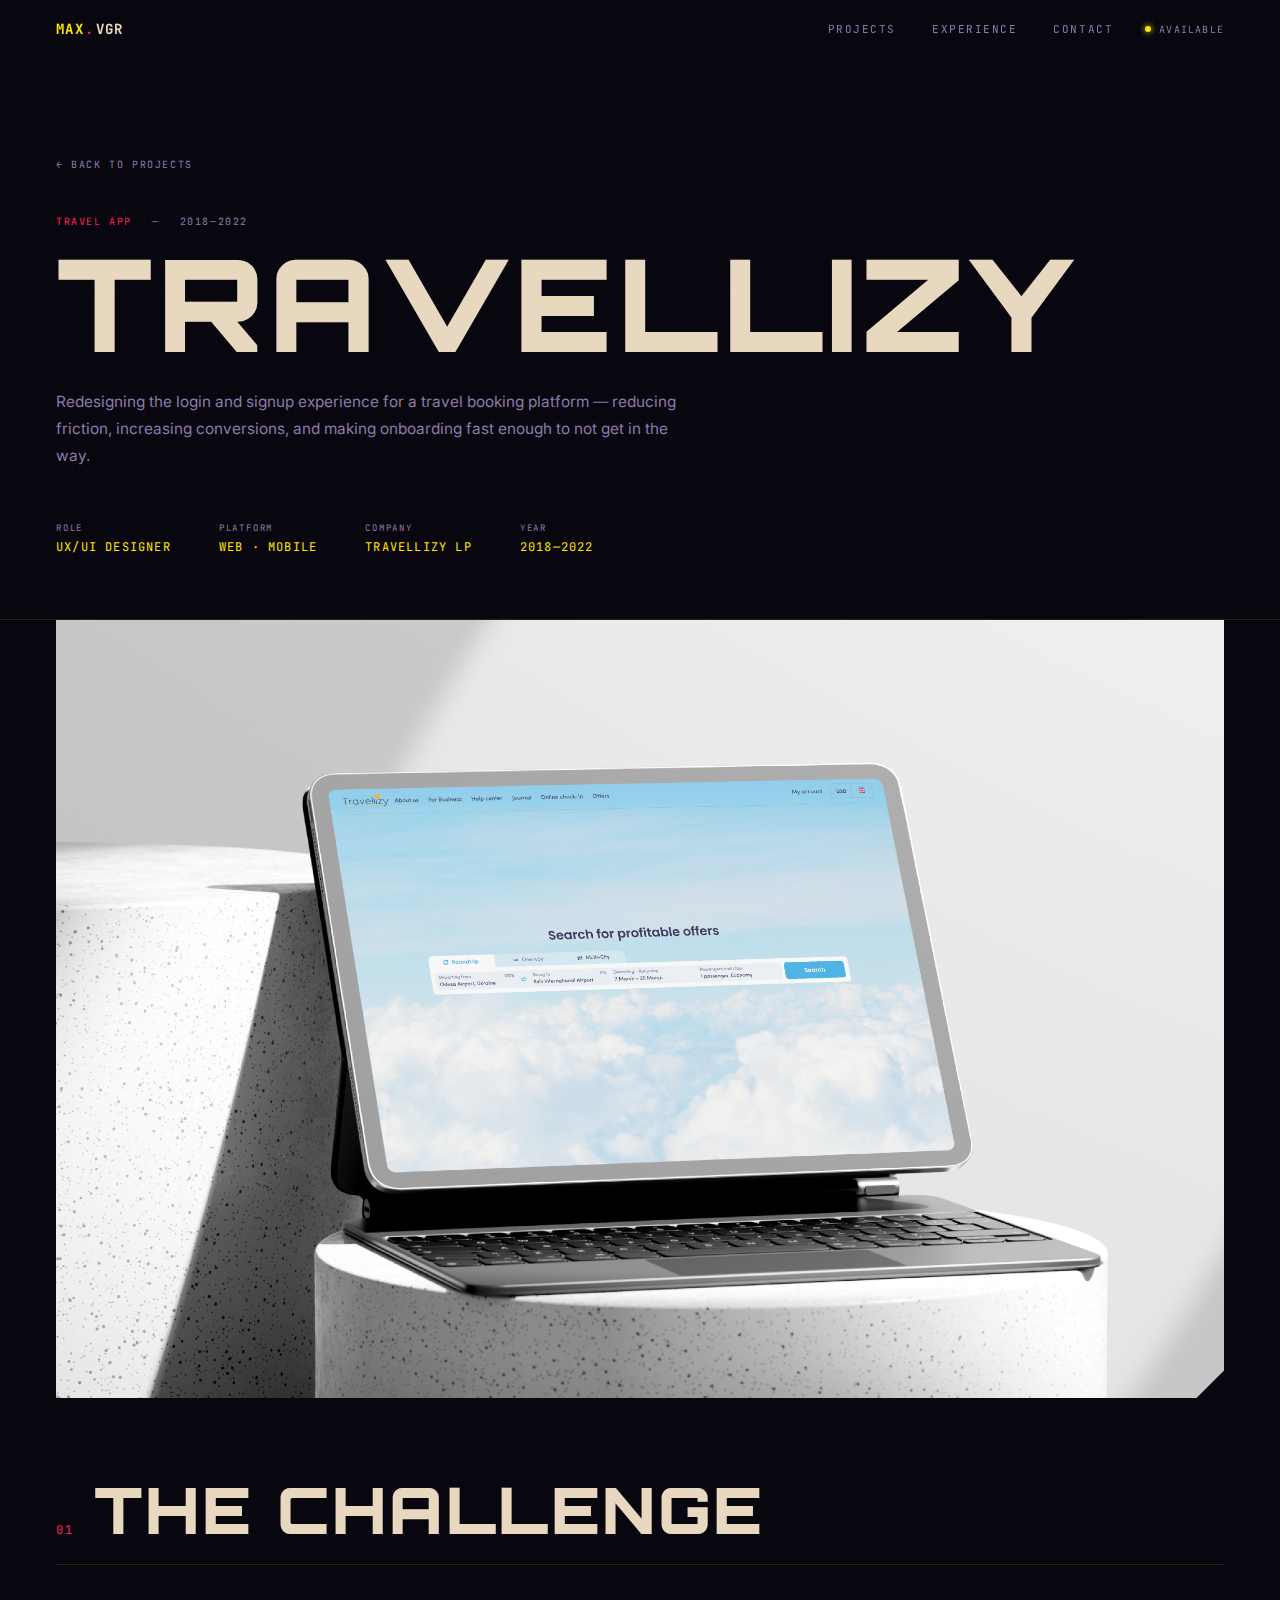
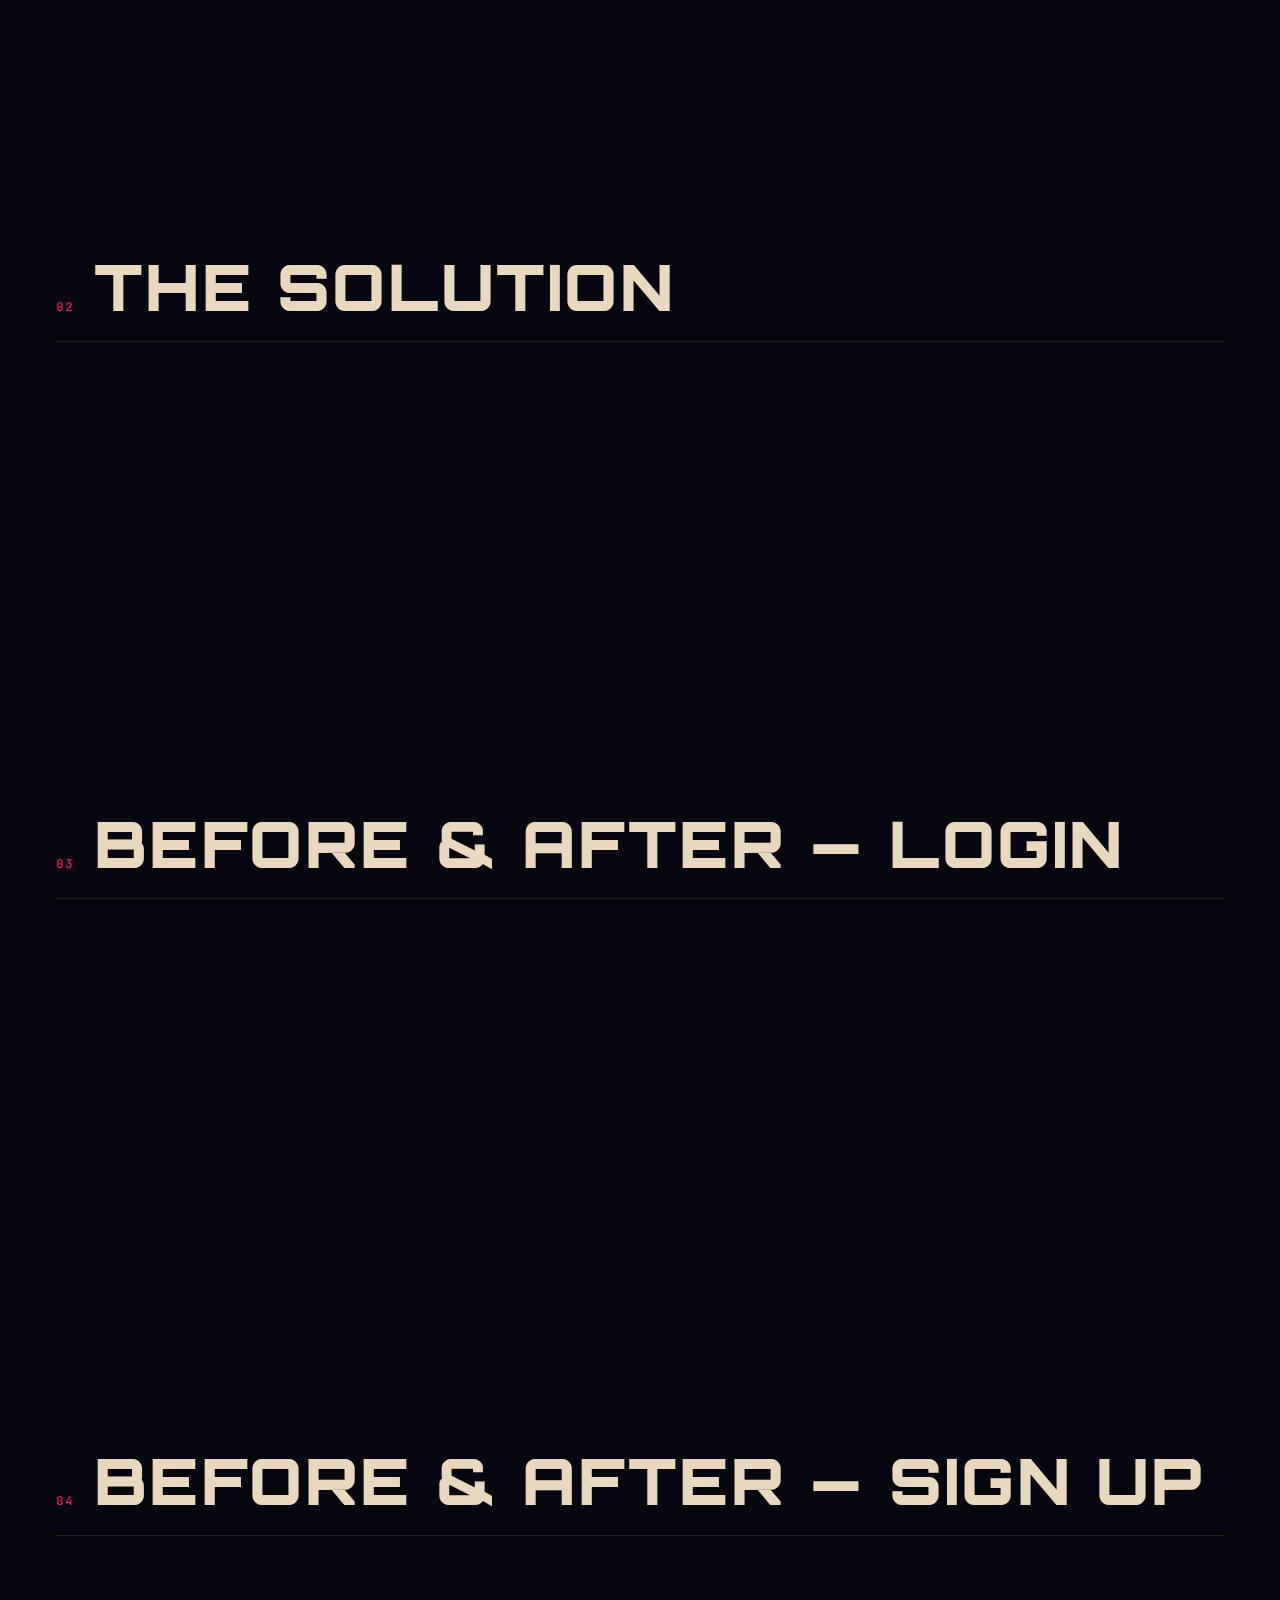
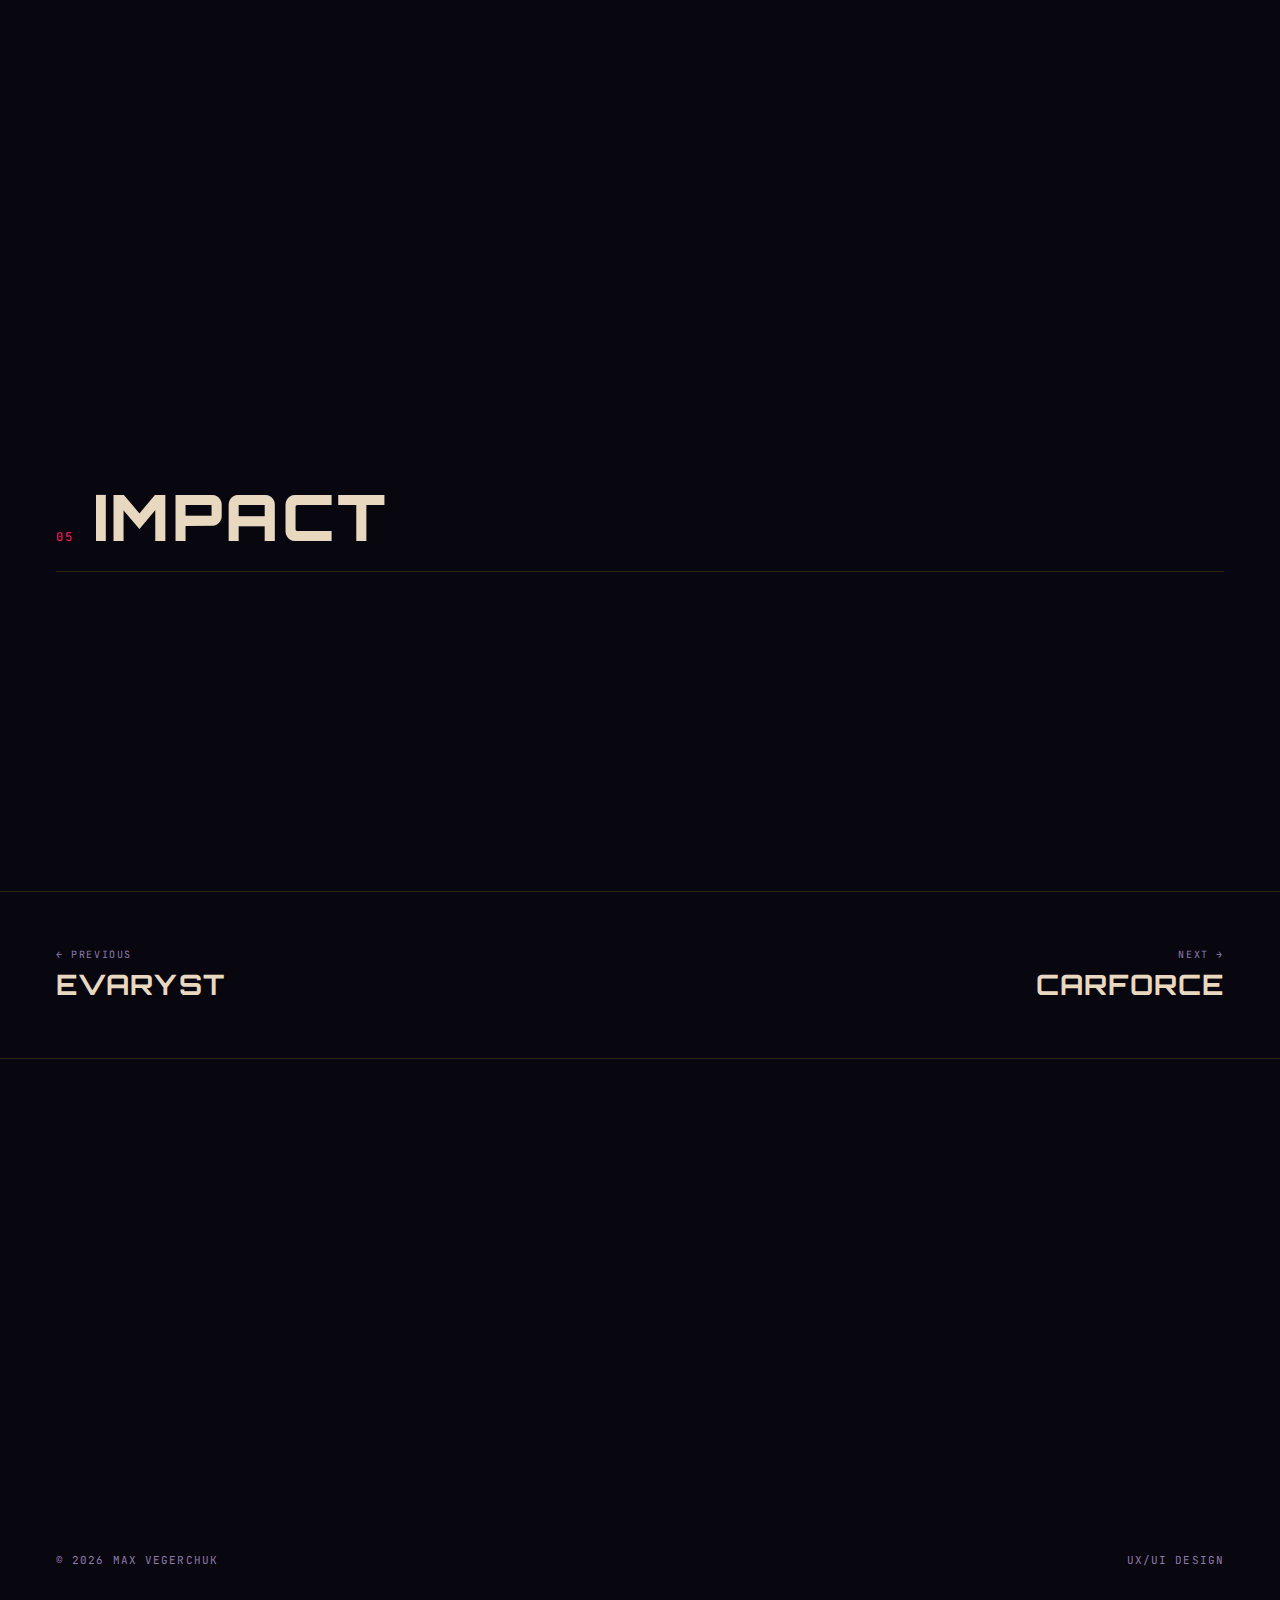
<file: travellizy.html>
<!DOCTYPE html>
<html lang="en">
<head>
  <meta charset="UTF-8">
  <meta name="viewport" content="width=device-width, initial-scale=1.0">
  <title>Travellizy — Max Vegerchuk</title>
  <link rel="preconnect" href="https://fonts.googleapis.com">
  <link rel="preconnect" href="https://fonts.gstatic.com" crossorigin>
  <link href="https://fonts.googleapis.com/css2?family=Orbitron:wght@700;900&family=JetBrains+Mono:wght@400;700&family=Inter:wght@400;500&display=swap" rel="stylesheet">
  <link rel="stylesheet" href="css/cyberpunk.css">
  <style>
    /* ── PROJECT PAGE ──────────────────────────────────────────── */
    .proj-page { padding-top: 80px; }

    /* ── PROJECT HERO ──────────────────────────────────────────── */
    .proj-hero {
      padding: 72px var(--pad) 64px;
      border-bottom: 1px solid var(--border-y);
      position: relative;
    }
    .proj-back {
      display: inline-flex;
      align-items: center;
      gap: 10px;
      font-family: var(--mono);
      font-size: 10px;
      letter-spacing: 0.16em;
      color: var(--muted);
      margin-bottom: 44px;
      transition: color 0.2s;
    }
    .proj-back:hover { color: var(--y); }
    .proj-eyebrow {
      display: flex;
      align-items: center;
      gap: 20px;
      font-family: var(--mono);
      font-size: 10px;
      letter-spacing: 0.16em;
      color: var(--muted);
      margin-bottom: 18px;
    }
    .proj-tag { color: var(--p); }
    .proj-title {
      font-family: var(--display);
      font-weight: 900;
      font-size: clamp(52px, 10vw, 140px);
      line-height: 0.9;
      letter-spacing: 0.04em;
      text-transform: uppercase;
      color: var(--text);
      margin-bottom: 28px;
    }
    .proj-desc {
      font-family: var(--body);
      font-size: clamp(15px, 1.2vw, 18px);
      line-height: 1.75;
      color: var(--muted);
      max-width: 620px;
      margin-bottom: 52px;
    }
    .proj-meta {
      display: flex;
      gap: 48px;
      flex-wrap: wrap;
    }
    .proj-meta-item { display: flex; flex-direction: column; gap: 5px; }
    .proj-meta-label {
      font-family: var(--mono);
      font-size: 9px;
      letter-spacing: 0.2em;
      color: var(--muted);
    }
    .proj-meta-val {
      font-family: var(--mono);
      font-size: 12px;
      letter-spacing: 0.1em;
      color: var(--y);
    }

    /* ── COVER ─────────────────────────────────────────────────── */
    .proj-cover { padding: 0 var(--pad); }
    .proj-cover img {
      width: 100%;
      display: block;
      clip-path: polygon(0 0, 100% 0, 100% calc(100% - var(--cut-lg)), calc(100% - var(--cut-lg)) 100%, 0 100%);
    }

    /* ── SHARED SECTION OVERRIDE ───────────────────────────────── */
    .proj-section { padding: 80px var(--pad); }
    .proj-section .section-head { margin-bottom: 48px; }

    /* ── HIGHLIGHT ─────────────────────────────────────────────── */
    .hl { color: var(--y); }

    /* ── TEXT BLOCKS ───────────────────────────────────────────── */
    .proj-block { max-width: 760px; }
    .proj-lead {
      font-family: var(--body);
      font-size: clamp(17px, 1.5vw, 21px);
      line-height: 1.7;
      color: var(--text);
      margin-bottom: 18px;
    }
    .proj-body {
      font-family: var(--body);
      font-size: 15px;
      line-height: 1.85;
      color: var(--muted);
    }

    /* ── SOLUTION CARDS ────────────────────────────────────────── */
    .proj-sol-grid {
      display: grid;
      grid-template-columns: 1fr 1fr;
      gap: 3px;
      margin-top: 36px;
      max-width: 760px;
    }
    .proj-sol-card {
      background: var(--surface);
      padding: 28px 32px 32px;
      display: flex;
      flex-direction: column;
      gap: 10px;
      clip-path: polygon(0 0, 100% 0, 100% calc(100% - var(--cut)), calc(100% - var(--cut)) 100%, 0 100%);
    }
    .proj-sol-num {
      font-family: var(--mono);
      font-size: 9px;
      letter-spacing: 0.18em;
      color: var(--p);
    }
    .proj-sol-name {
      font-family: var(--display);
      font-weight: 700;
      font-size: 13px;
      letter-spacing: 0.06em;
      text-transform: uppercase;
      color: var(--y);
    }
    .proj-sol-card p {
      font-family: var(--body);
      font-size: 13px;
      line-height: 1.65;
      color: var(--muted);
      margin: 0;
    }

    /* ── SCREENS ───────────────────────────────────────────────── */
    .proj-screens {
      display: grid;
      grid-template-columns: 1fr 1fr;
      gap: 3px;
      margin-bottom: 3px;
    }
    .proj-screen {
      background: var(--surface);
      display: flex;
      flex-direction: column;
    }
    .proj-screen-label {
      display: block;
      font-family: var(--mono);
      font-size: 10px;
      letter-spacing: 0.14em;
      color: var(--muted);
      padding: 14px 20px 12px;
      border-bottom: 1px solid var(--border-y);
    }
    .proj-screen img {
      width: 100%;
      display: block;
      object-fit: cover;
    }

    /* ── IMPACT GRID ───────────────────────────────────────────── */
    .proj-impact {
      display: grid;
      grid-template-columns: repeat(4, 1fr);
      gap: 3px;
    }
    .proj-impact-card {
      background: var(--surface);
      padding: 32px 28px;
      clip-path: polygon(0 0, 100% 0, 100% calc(100% - var(--cut)), calc(100% - var(--cut)) 100%, 0 100%);
      display: flex;
      flex-direction: column;
      gap: 14px;
    }
    .proj-impact-delta {
      font-family: var(--display);
      font-weight: 900;
      font-size: clamp(28px, 3.5vw, 44px);
      letter-spacing: 0.04em;
      color: var(--y);
      line-height: 1;
    }
    .proj-impact-label {
      font-family: var(--mono);
      font-size: 9px;
      letter-spacing: 0.18em;
      color: var(--muted);
      text-transform: uppercase;
    }
    .proj-impact-card p {
      font-family: var(--body);
      font-size: 13px;
      line-height: 1.65;
      color: var(--muted);
      margin: 0;
    }

    /* ── PROJECT NAV ───────────────────────────────────────────── */
    .proj-nav {
      display: flex;
      justify-content: space-between;
      align-items: center;
      padding: 56px var(--pad);
      border-top: 1px solid var(--border-y);
    }
    .proj-nav-link {
      display: flex;
      flex-direction: column;
      gap: 6px;
      transition: opacity 0.2s;
    }
    .proj-nav-link.next { align-items: flex-end; }
    .proj-nav-link:hover { opacity: 0.8; }
    .proj-nav-dir {
      font-family: var(--mono);
      font-size: 10px;
      letter-spacing: 0.16em;
      color: var(--muted);
    }
    .proj-nav-name {
      font-family: var(--display);
      font-weight: 700;
      font-size: clamp(16px, 2.2vw, 28px);
      letter-spacing: 0.04em;
      text-transform: uppercase;
      color: var(--text);
      transition: color 0.2s;
    }
    .proj-nav-link:hover .proj-nav-name { color: var(--y); }

    /* ── RESPONSIVE ────────────────────────────────────────────── */
    @media (max-width: 768px) {
      .proj-sol-grid   { grid-template-columns: 1fr; }
      .proj-screens    { grid-template-columns: 1fr; }
      .proj-impact     { grid-template-columns: 1fr 1fr; }
      .proj-meta       { gap: 28px; }
      .proj-nav        { flex-direction: column; gap: 36px; align-items: flex-start; }
      .proj-nav-link.next { align-items: flex-start; }
    }
    @media (max-width: 440px) {
      .proj-hero    { padding: 56px var(--pad) 48px; }
      .proj-section { padding: 56px var(--pad); }
      .proj-impact  { grid-template-columns: 1fr; }
    }
  </style>
</head>
<body class="proj-page">

  <!-- ═══ HEADER ═══ -->
  <header class="header" id="header">
    <a href="index.html" class="logo">
      <span class="logo-first">MAX</span><span class="logo-dot">.</span><span class="logo-last">VGR</span>
    </a>
    <button class="nav-toggle" aria-label="Toggle menu" aria-expanded="false">
      <span></span><span></span><span></span>
    </button>
    <nav class="nav">
      <a href="index.html#portfolio" class="nav-link">PROJECTS</a>
      <a href="index.html#experience" class="nav-link">EXPERIENCE</a>
      <a href="index.html#contact" class="nav-link">CONTACT</a>
    </nav>
    <div class="header-status">
      <span class="status-dot"></span>
      <span>AVAILABLE</span>
    </div>
  </header>

  <!-- ═══ PROJECT HERO ═══ -->
  <section class="proj-hero">
    <a href="index.html#portfolio" class="proj-back">← BACK TO PROJECTS</a>
    <div class="proj-eyebrow">
      <span class="proj-tag">TRAVEL APP</span>
      <span>—</span>
      <span>2018—2022</span>
    </div>
    <h1 class="proj-title glitch" data-text="TRAVELLIZY">TRAVELLIZY</h1>
    <p class="proj-desc">Redesigning the login and&nbsp;signup experience for&nbsp;a travel booking platform — reducing friction, increasing conversions, and&nbsp;making onboarding fast enough to&nbsp;not get in&nbsp;the way.</p>
    <div class="proj-meta">
      <div class="proj-meta-item">
        <span class="proj-meta-label">ROLE</span>
        <span class="proj-meta-val">UX/UI DESIGNER</span>
      </div>
      <div class="proj-meta-item">
        <span class="proj-meta-label">PLATFORM</span>
        <span class="proj-meta-val">WEB · MOBILE</span>
      </div>
      <div class="proj-meta-item">
        <span class="proj-meta-label">COMPANY</span>
        <span class="proj-meta-val">TRAVELLIZY LP</span>
      </div>
      <div class="proj-meta-item">
        <span class="proj-meta-label">YEAR</span>
        <span class="proj-meta-val">2018—2022</span>
      </div>
    </div>
  </section>

  <!-- ═══ COVER ═══ -->
  <div class="proj-cover reveal">
    <img src="images/travellizy/cover.png" alt="Travellizy — cover">
  </div>

  <!-- ═══ 01 — THE CHALLENGE ═══ -->
  <section class="proj-section">
    <div class="section-head">
      <span class="section-num">01</span>
      <h2 class="section-title glitch" data-text="THE CHALLENGE">THE CHALLENGE</h2>
    </div>
    <div class="proj-block reveal">
      <p class="proj-lead">The registration form had <span class="hl">9 required fields</span> — and&nbsp;most users never finished it.</p>
      <p class="proj-body">Completion took over 2 minutes, with a&nbsp;70% drop&#8209;off rate and&nbsp;a conversion rate sitting at&nbsp;just 2.5%. The&nbsp;platform also needed to&nbsp;collect extra details — phone number, country — without making the form even longer. At the same time, a&nbsp;new social network and&nbsp;travel blog were being added, which required a&nbsp;smoother, faster onboarding path to&nbsp;actually get users in.</p>
    </div>
  </section>

  <!-- ═══ 02 — THE SOLUTION ═══ -->
  <section class="proj-section" style="padding-top:0">
    <div class="section-head">
      <span class="section-num">02</span>
      <h2 class="section-title glitch" data-text="THE SOLUTION">THE SOLUTION</h2>
    </div>
    <div class="proj-block reveal">
      <p class="proj-lead">Cut the form down to&nbsp;<span class="hl">3 fields</span> and&nbsp;moved everything else out of&nbsp;the way.</p>
      <p class="proj-body">Email, password, and&nbsp;name — that's it. Country and&nbsp;phone number moved to&nbsp;profile settings. Social login via Google and&nbsp;Facebook gave users an&nbsp;even faster path in. Progressive disclosure ensured extra fields only appeared when actually needed.</p>
      <div class="proj-sol-grid">
        <div class="proj-sol-card">
          <span class="proj-sol-num">CHANGE 01</span>
          <span class="proj-sol-name">Simplified Form</span>
          <p>Down from 9 to&nbsp;3 required fields — email, password, name. Secondary data deferred to&nbsp;profile settings</p>
        </div>
        <div class="proj-sol-card">
          <span class="proj-sol-num">CHANGE 02</span>
          <span class="proj-sol-name">Social Login</span>
          <p>Google and&nbsp;Facebook login added as&nbsp;fast&#8209;track options, bypassing the form entirely for&nbsp;most users</p>
        </div>
      </div>
    </div>
  </section>

  <!-- ═══ 03 — BEFORE & AFTER: LOGIN ═══ -->
  <section class="proj-section" style="padding-top:0">
    <div class="section-head">
      <span class="section-num">03</span>
      <h2 class="section-title">BEFORE &amp; AFTER — LOGIN</h2>
    </div>
    <div class="proj-screens reveal">
      <div class="proj-screen">
        <span class="proj-screen-label">OLD LOG IN FORM</span>
        <img src="images/travellizy/oldlogin.png" alt="Old Log In Form">
      </div>
      <div class="proj-screen">
        <span class="proj-screen-label">NEW LOG IN FORM</span>
        <img src="images/travellizy/newlogin.png" alt="New Log In Form">
      </div>
    </div>
  </section>

  <!-- ═══ 04 — BEFORE & AFTER: SIGN UP ═══ -->
  <section class="proj-section" style="padding-top:0">
    <div class="section-head">
      <span class="section-num">04</span>
      <h2 class="section-title">BEFORE &amp; AFTER — SIGN UP</h2>
    </div>
    <div class="proj-screens reveal">
      <div class="proj-screen">
        <span class="proj-screen-label">OLD SIGN UP FORM</span>
        <img src="images/travellizy/oldsignup.png" alt="Old Sign Up Form">
      </div>
      <div class="proj-screen">
        <span class="proj-screen-label">NEW SIGN UP FORM</span>
        <img src="images/travellizy/newsignup.png" alt="New Sign Up Form">
      </div>
    </div>
  </section>

  <!-- ═══ 05 — IMPACT ═══ -->
  <section class="proj-section" style="padding-top:0">
    <div class="section-head">
      <span class="section-num">05</span>
      <h2 class="section-title glitch" data-text="IMPACT">IMPACT</h2>
    </div>
    <div class="proj-impact reveal">
      <div class="proj-impact-card">
        <span class="proj-impact-delta">−69%</span>
        <span class="proj-impact-label">REGISTRATION TIME</span>
        <p>From <span class="hl">130s</span> to&nbsp;<span class="hl">40s</span> — users complete sign&#8209;up before losing momentum</p>
      </div>
      <div class="proj-impact-card">
        <span class="proj-impact-delta">−45pp</span>
        <span class="proj-impact-label">DROP&#8209;OFF RATE</span>
        <p>From <span class="hl">70%</span> to&nbsp;<span class="hl">25%</span> — fewer users abandoning mid&#8209;form</p>
      </div>
      <div class="proj-impact-card">
        <span class="proj-impact-delta">−25pp</span>
        <span class="proj-impact-label">BOUNCE RATE</span>
        <p>From <span class="hl">60%</span> to&nbsp;<span class="hl">35%</span> — more users staying after landing</p>
      </div>
      <div class="proj-impact-card">
        <span class="proj-impact-delta">+500%</span>
        <span class="proj-impact-label">CONVERSION RATE</span>
        <p>From <span class="hl">2.5%</span> to&nbsp;<span class="hl">15%</span> — six times more sign&#8209;ups</p>
      </div>
    </div>
  </section>

  <!-- ═══ PROJECT NAV ═══ -->
  <nav class="proj-nav">
    <a href="evaryst.html" class="proj-nav-link prev">
      <span class="proj-nav-dir">← PREVIOUS</span>
      <span class="proj-nav-name">Evaryst</span>
    </a>
    <a href="carforce.html" class="proj-nav-link next">
      <span class="proj-nav-dir">NEXT →</span>
      <span class="proj-nav-name">Carforce</span>
    </a>
  </nav>

  <!-- ═══ FOOTER ═══ -->
  <footer id="contact" class="footer">
    <div class="footer-name-block reveal">
      <div class="footer-big-name glitch" data-text="MAX VEGERCHUK">MAX VEGERCHUK</div>
      <p class="footer-sub">UX/UI DESIGNER · BRAȘOV, ROMANIA</p>
    </div>
    <div class="footer-cols reveal">
      <div class="footer-col">
        <span class="footer-label">// CONTACT</span>
        <a href="mailto:max.vegerchuk@gmail.com" class="footer-email">max.vegerchuk@gmail.com</a>
      </div>
      <div class="footer-col">
        <span class="footer-label">// NAVIGATE</span>
        <nav class="footer-nav">
          <a href="index.html">Home</a>
          <a href="index.html#portfolio">Projects</a>
          <a href="index.html#experience">Experience</a>
        </nav>
      </div>
      <div class="footer-col">
        <span class="footer-label">// SOCIAL</span>
        <nav class="footer-nav">
          <a href="https://www.linkedin.com/in/maxvegerchuk/" target="_blank" rel="noopener noreferrer">LinkedIn</a>
          <a href="https://www.instagram.com/max_vegerchuk" target="_blank" rel="noopener noreferrer">Instagram</a>
        </nav>
      </div>
    </div>
    <div class="footer-bottom">
      <span>© 2026 MAX VEGERCHUK</span>
      <span class="footer-online">UX/UI DESIGN</span>
    </div>
  </footer>

  <script>
    const header = document.getElementById('header');
    window.addEventListener('scroll', () => {
      header.classList.toggle('scrolled', window.scrollY > 60);
    });

    const toggle = document.querySelector('.nav-toggle');
    if (toggle) {
      toggle.addEventListener('click', () => {
        header.classList.toggle('nav-open');
        toggle.setAttribute('aria-expanded', header.classList.contains('nav-open'));
      });
      document.querySelectorAll('.nav-link').forEach(l => {
        l.addEventListener('click', () => {
          header.classList.remove('nav-open');
          toggle.setAttribute('aria-expanded', 'false');
        });
      });
    }

    const io = new IntersectionObserver((entries) => {
      entries.forEach(e => { if (e.isIntersecting) e.target.classList.add('visible'); });
    }, { threshold: 0.06, rootMargin: '0px 0px -20px 0px' });

    document.querySelectorAll('.reveal').forEach(el => io.observe(el));
  </script>
</body>
</html>
</file>
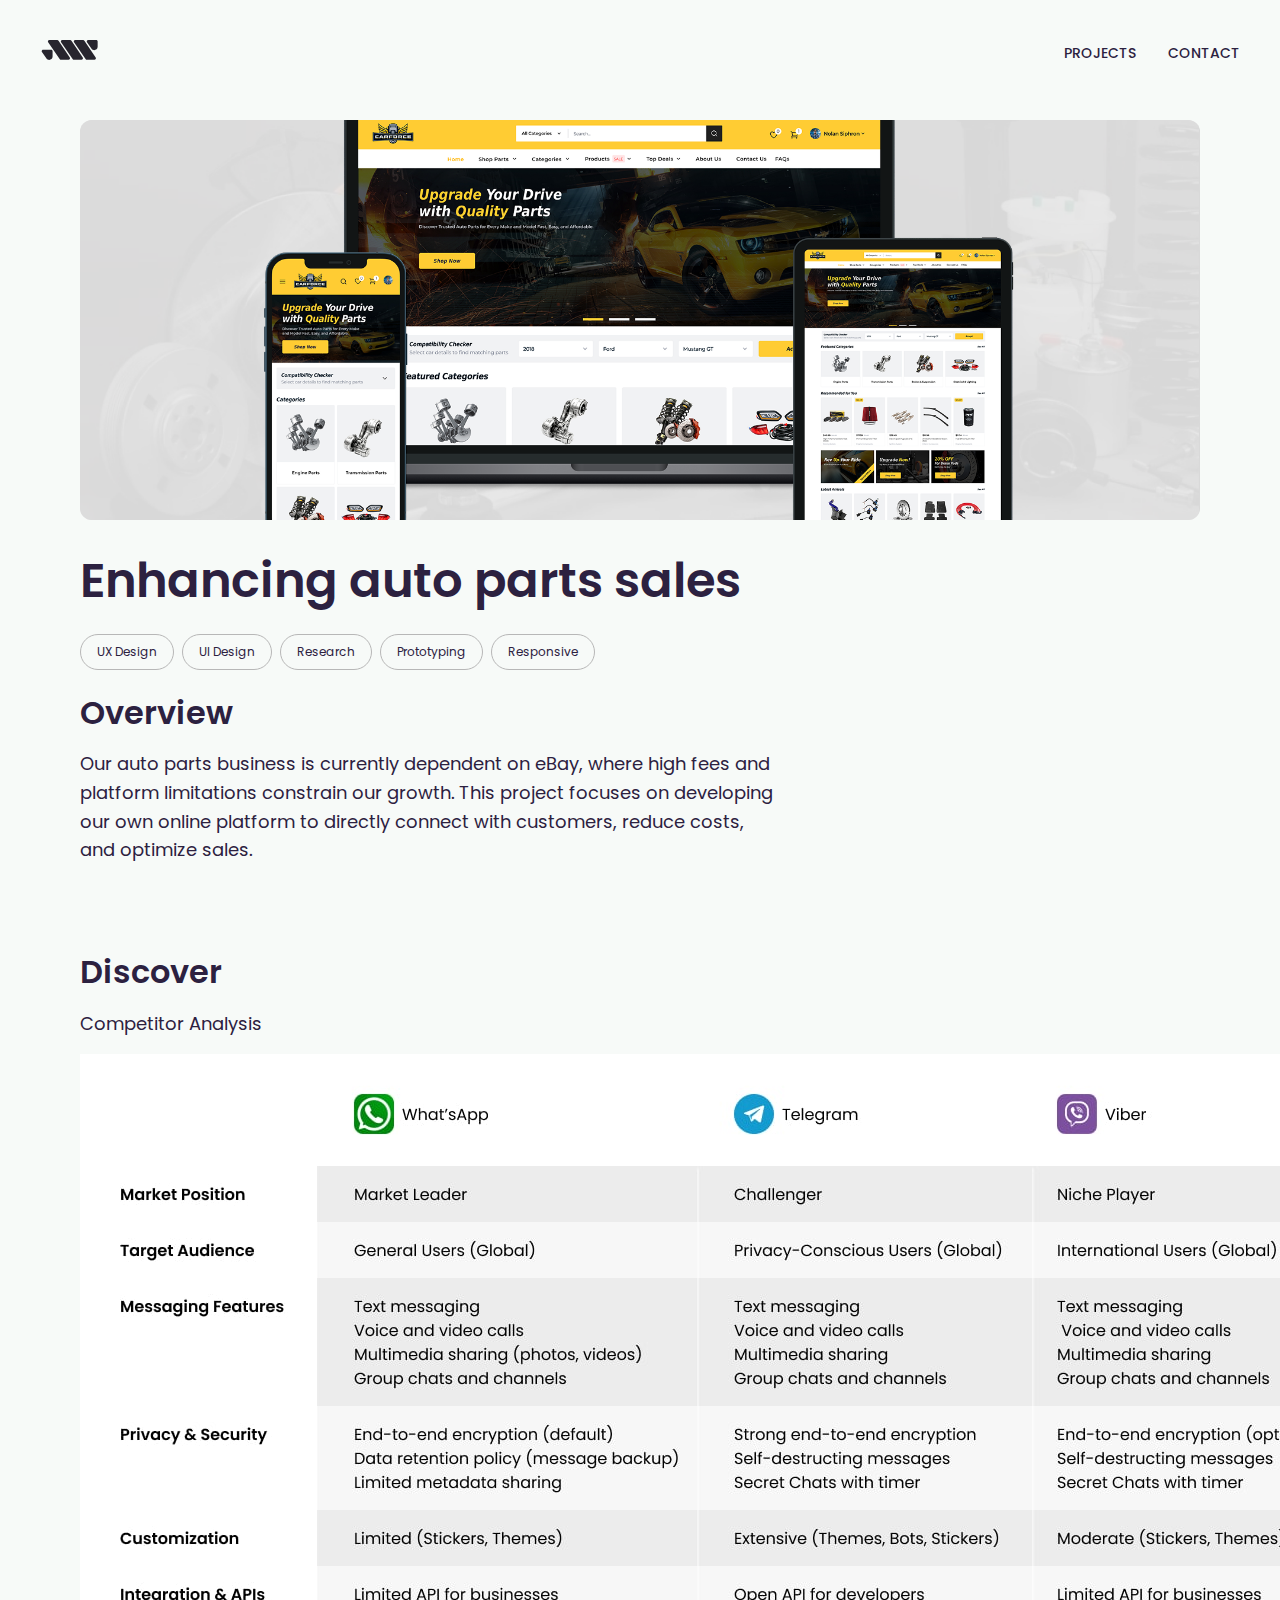
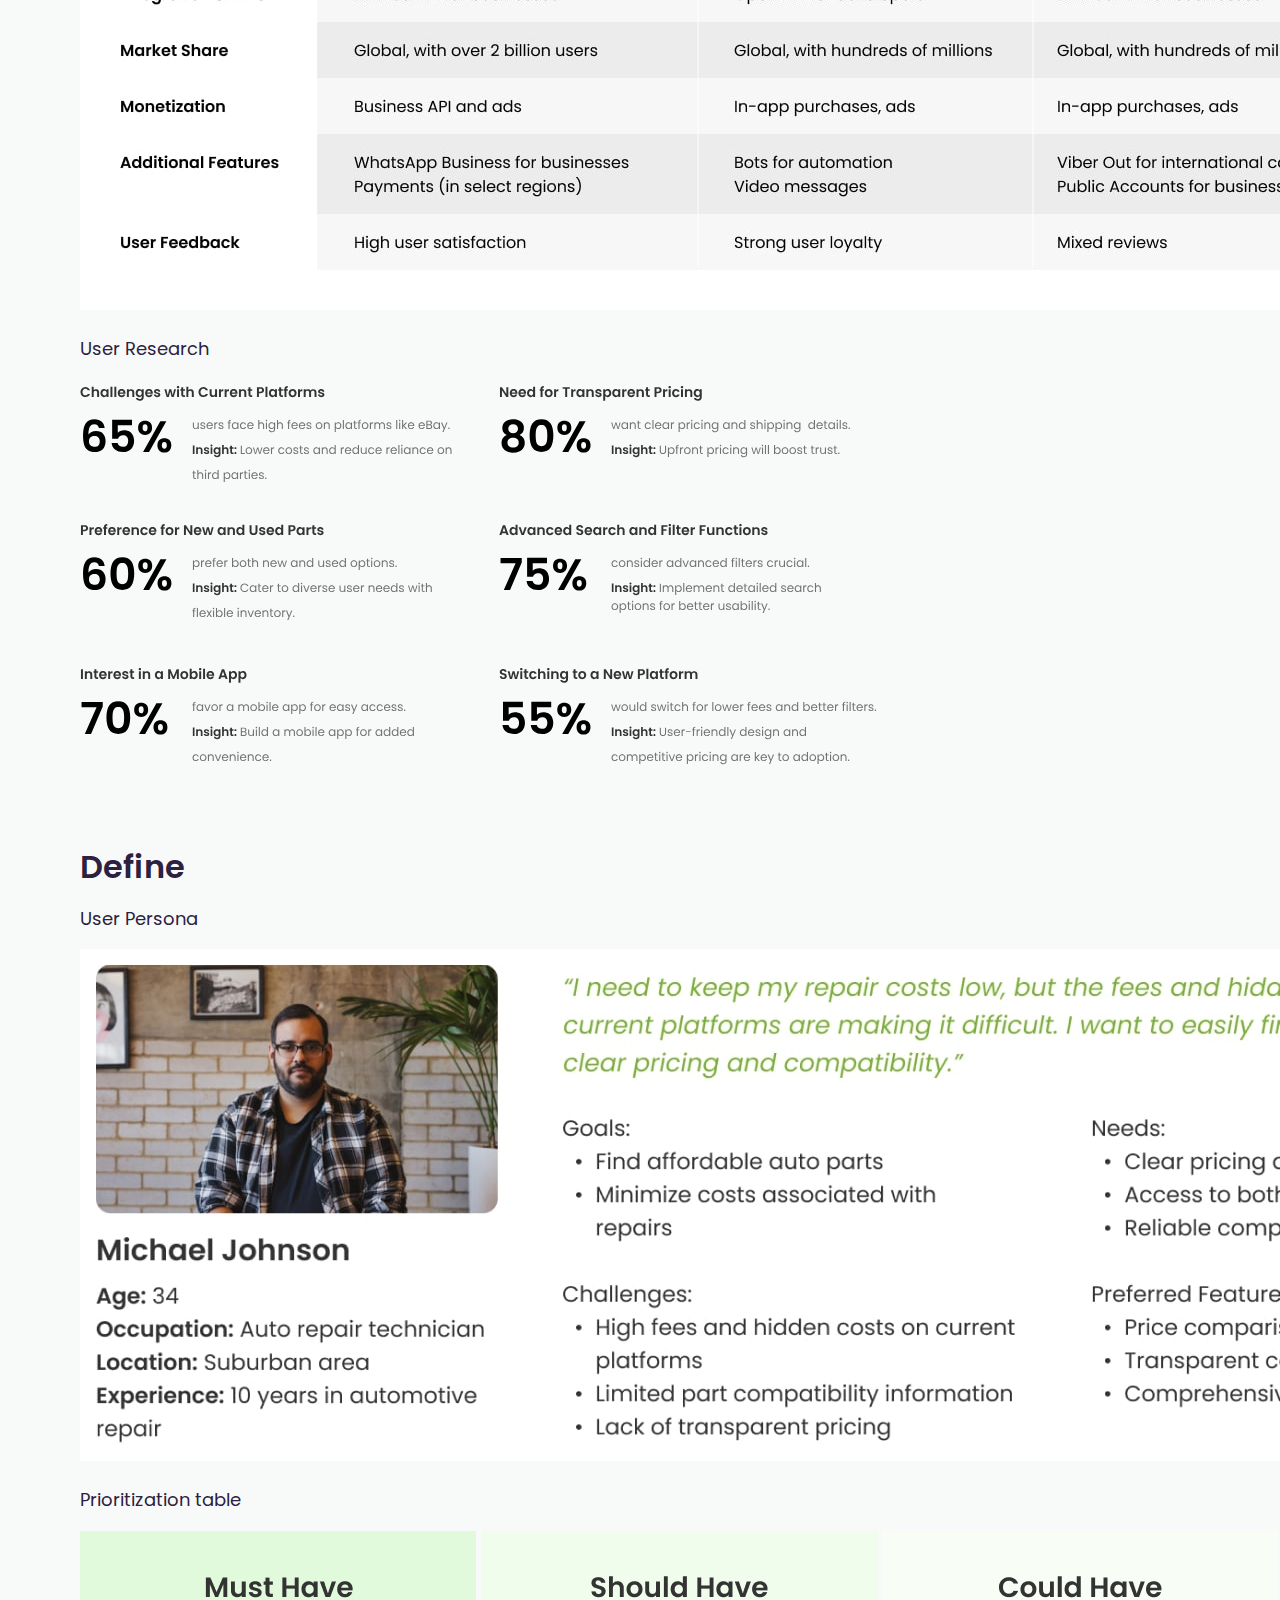
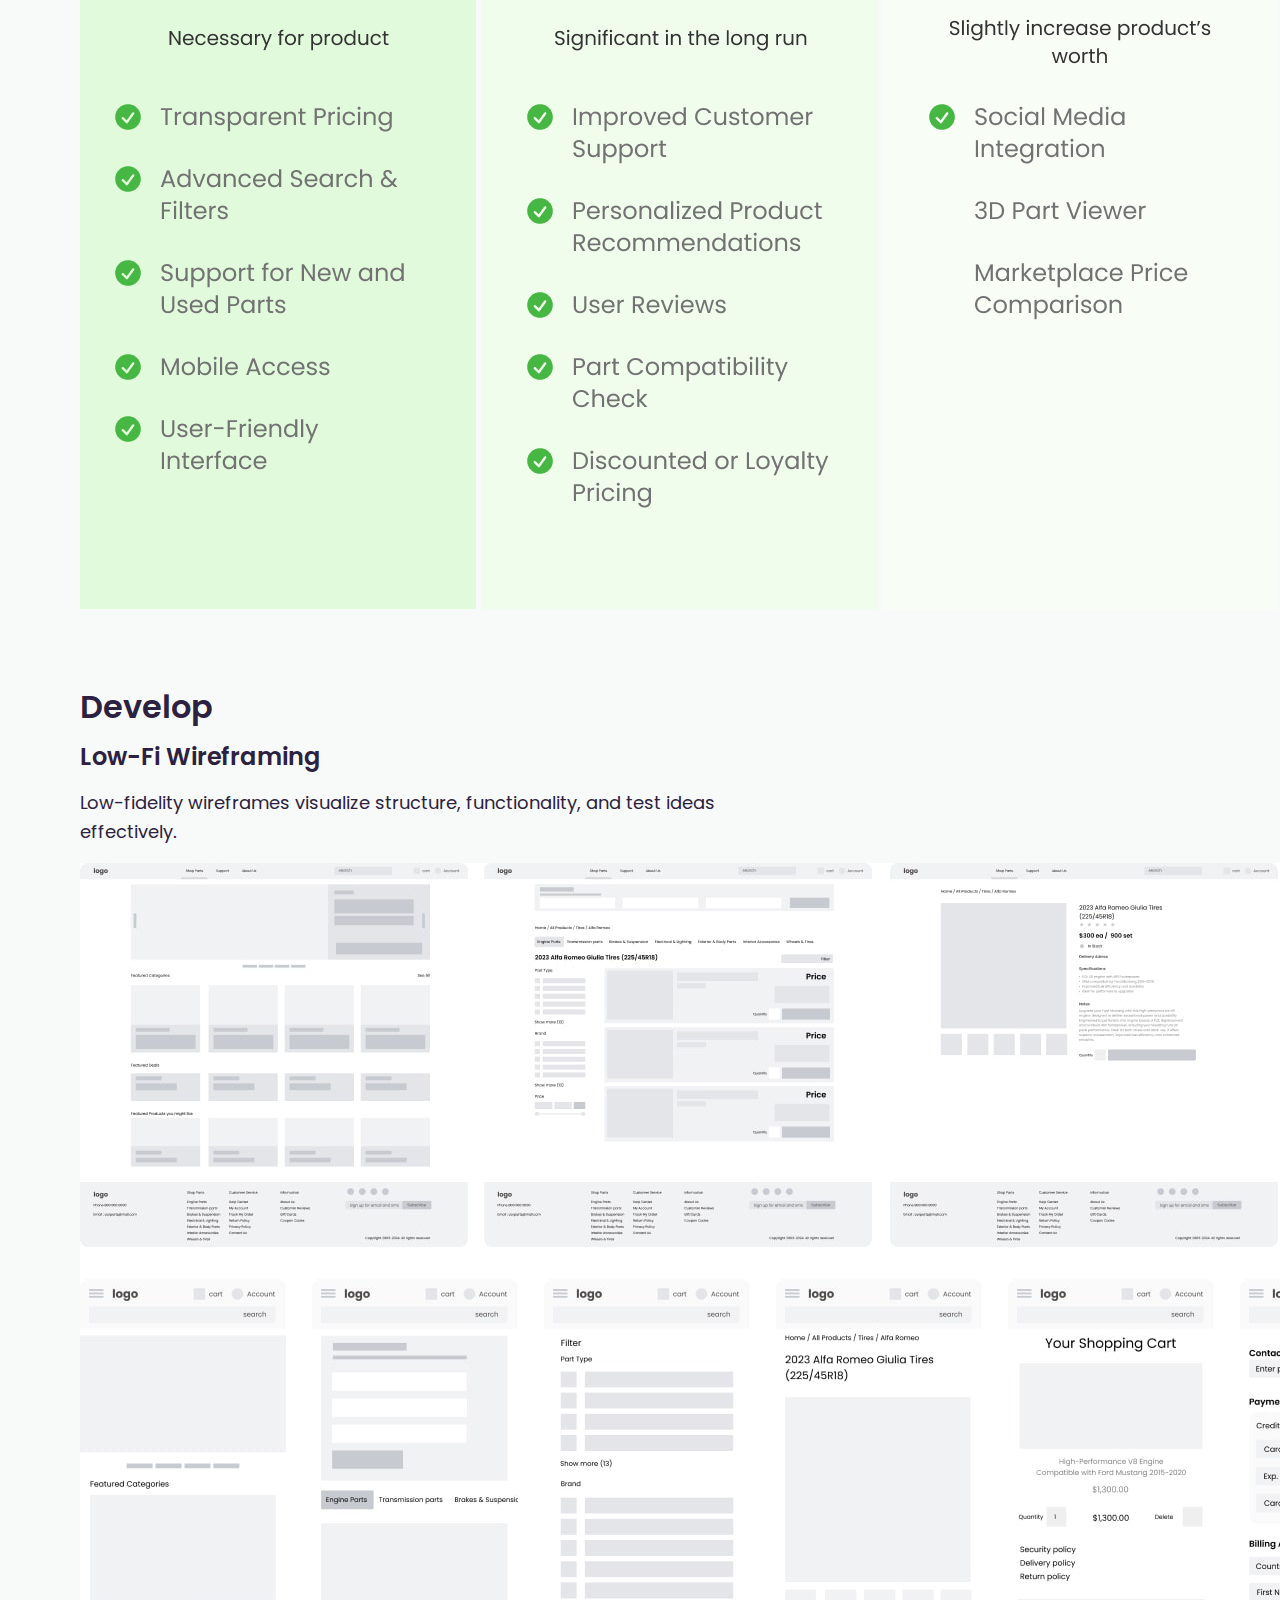
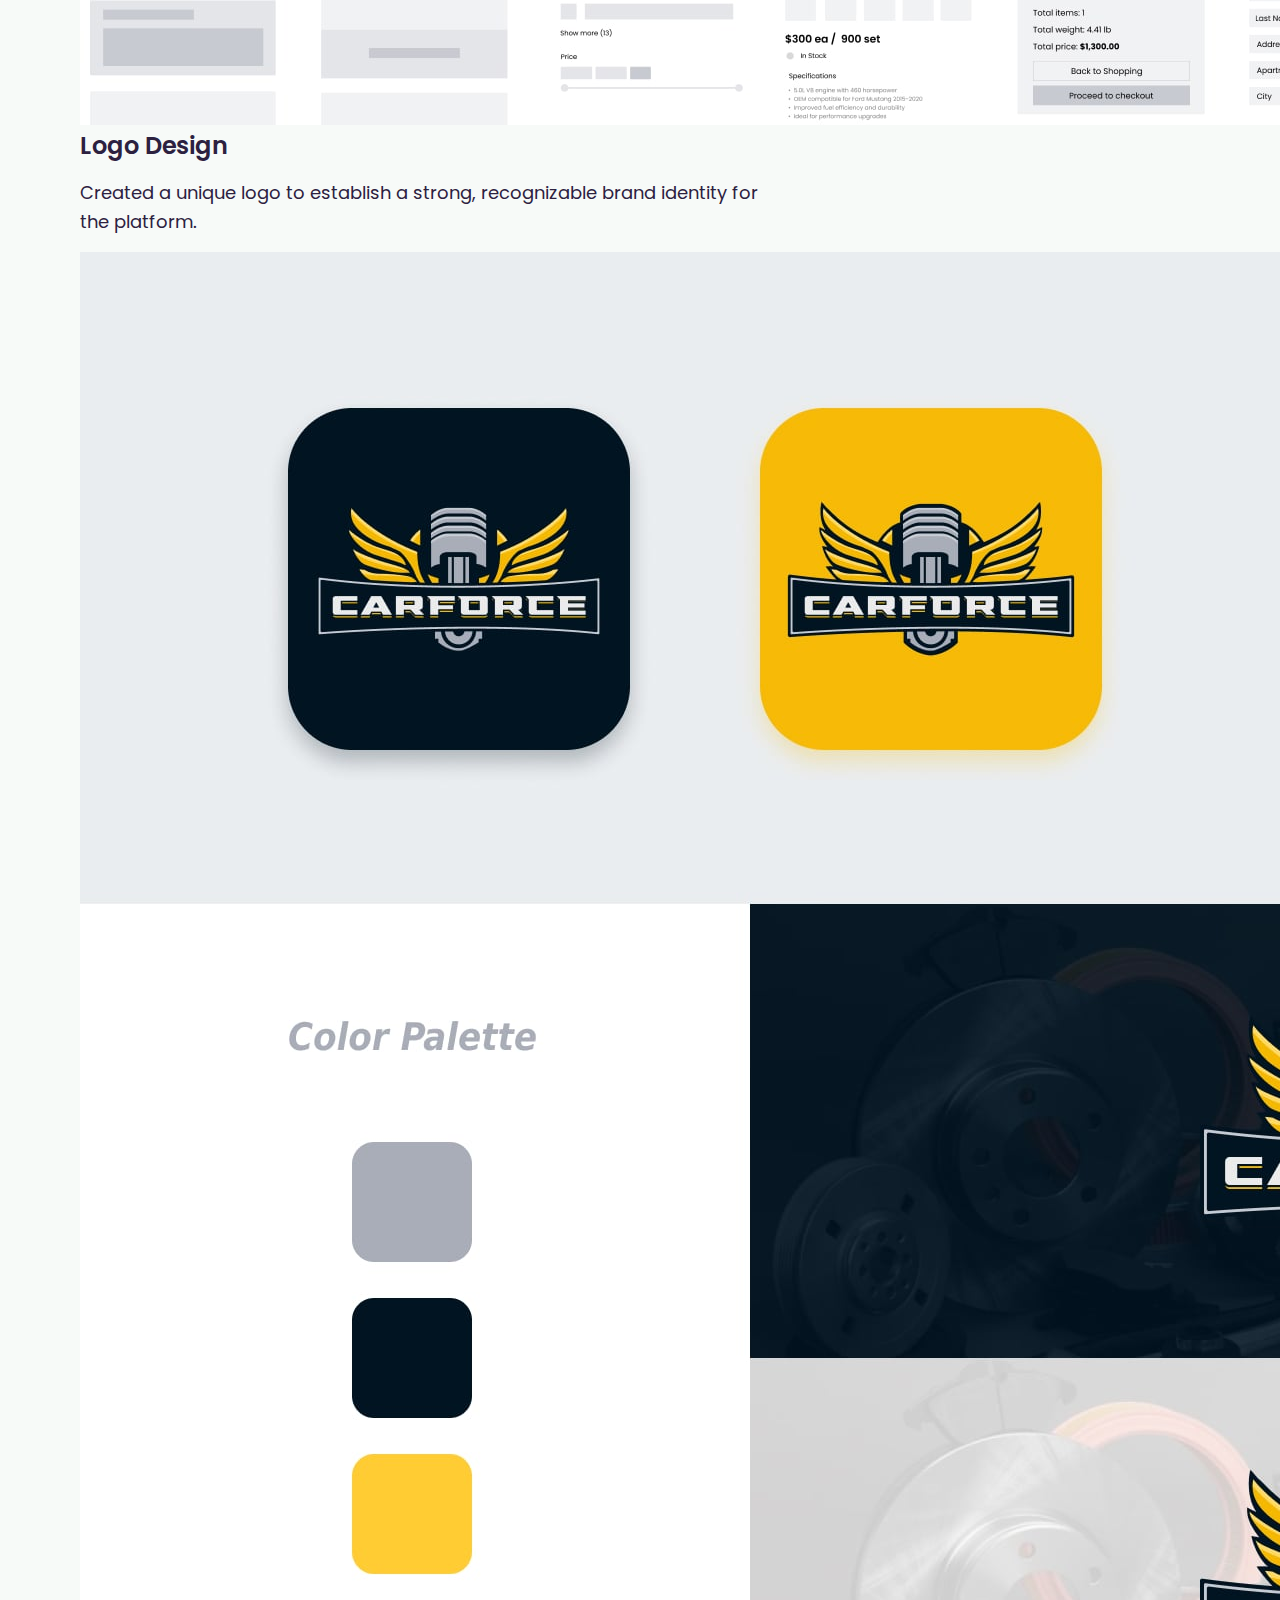
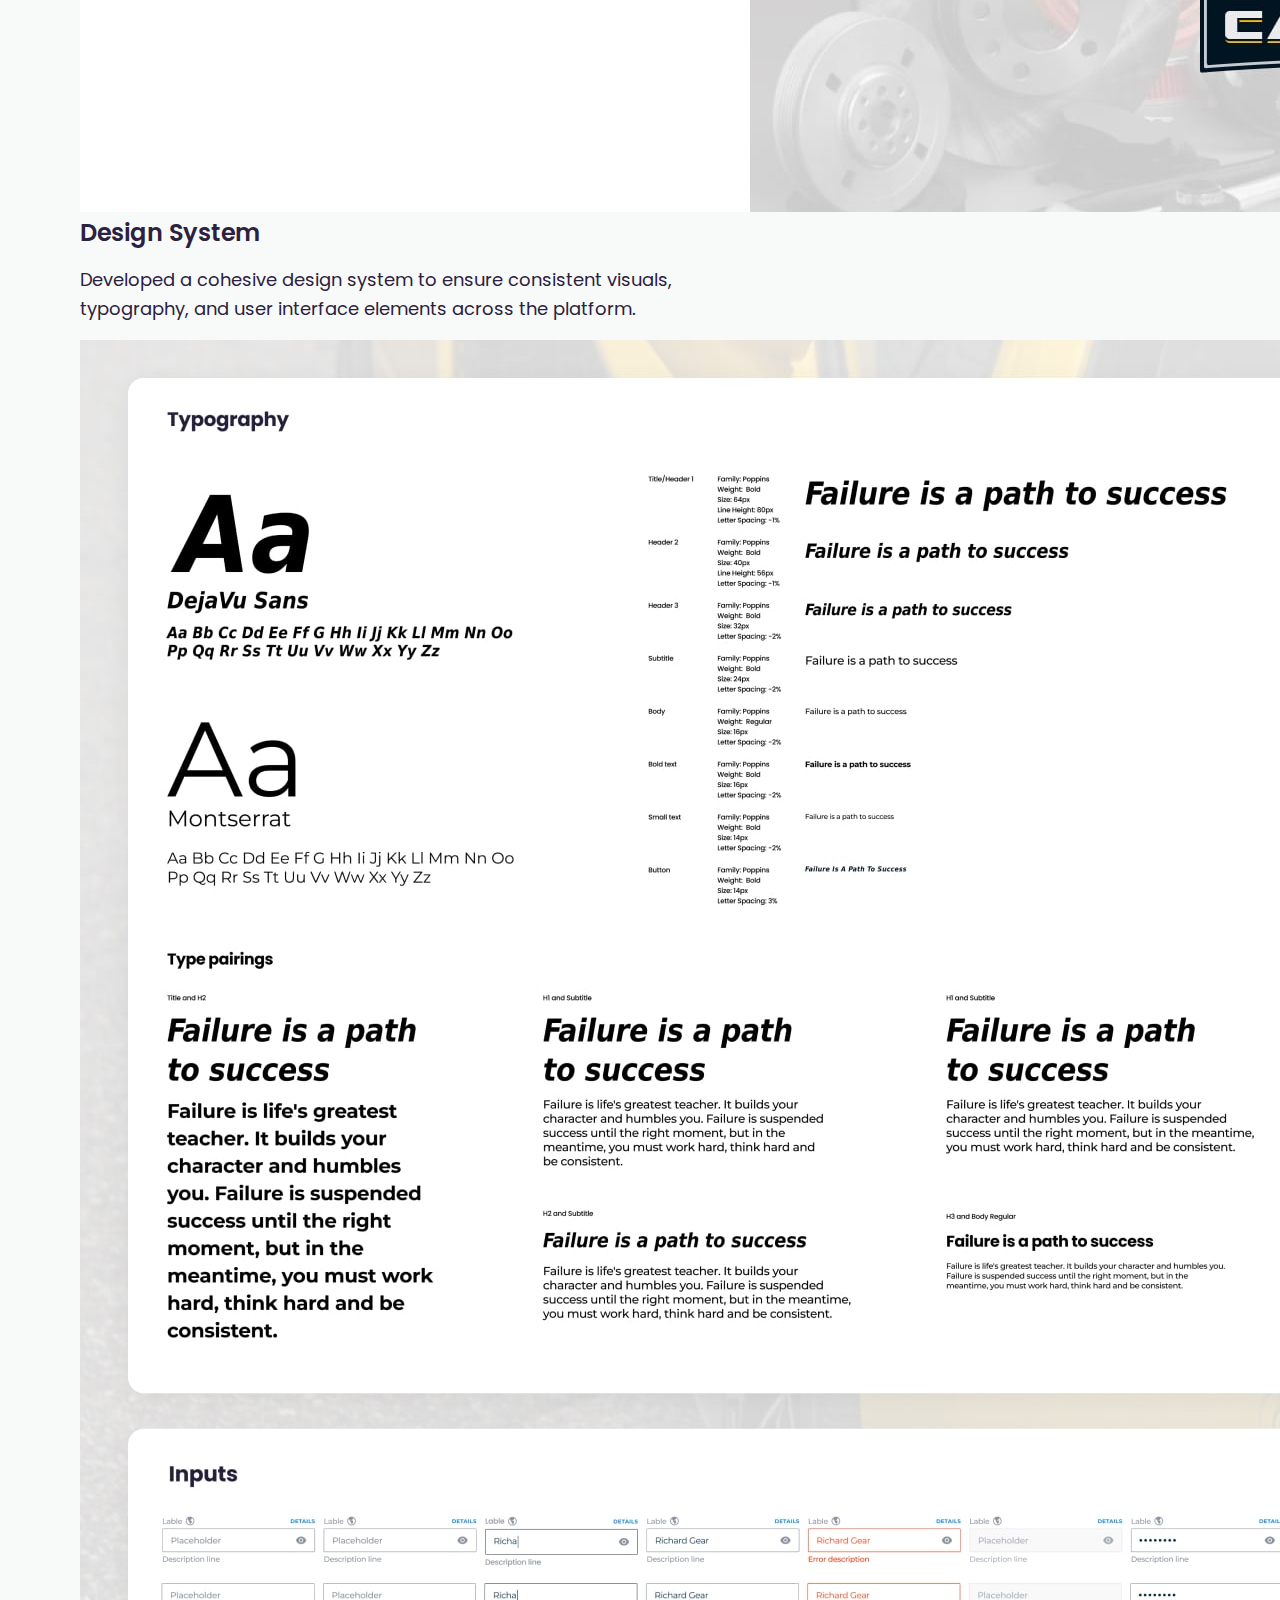
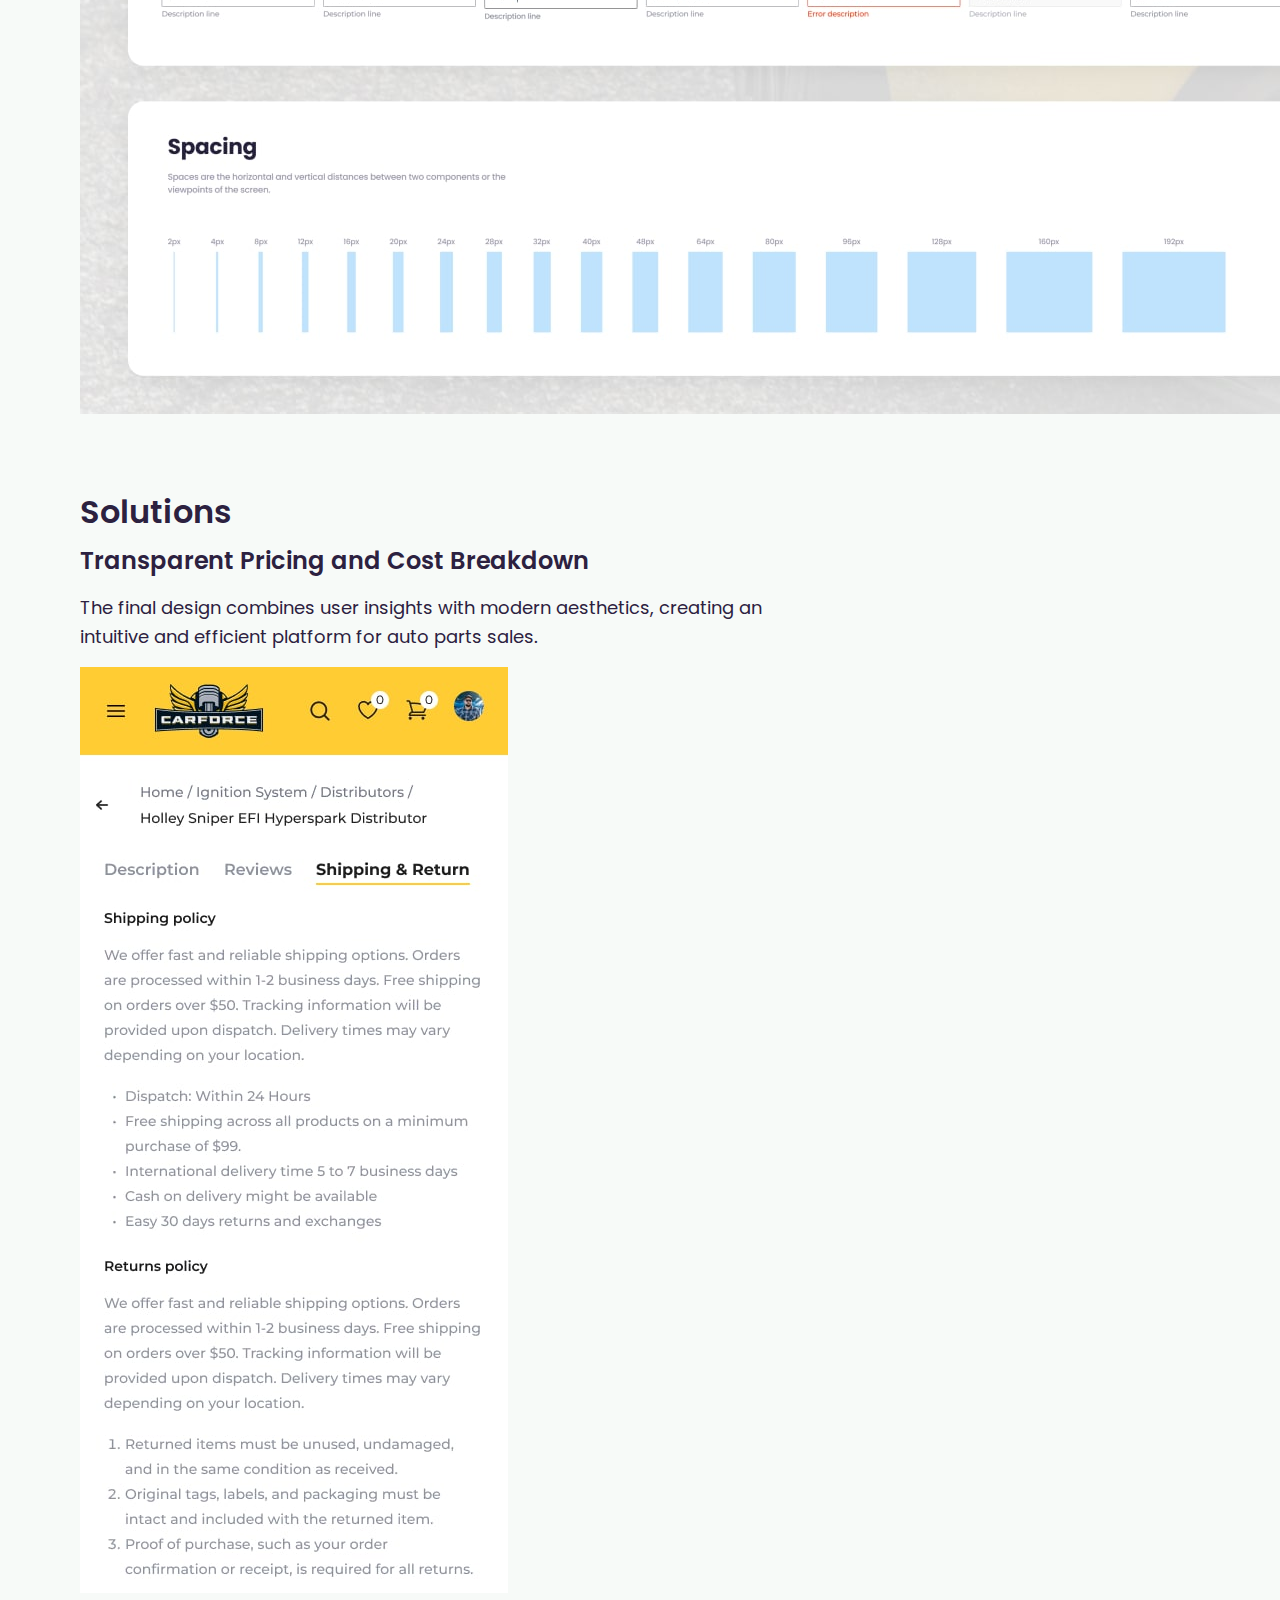
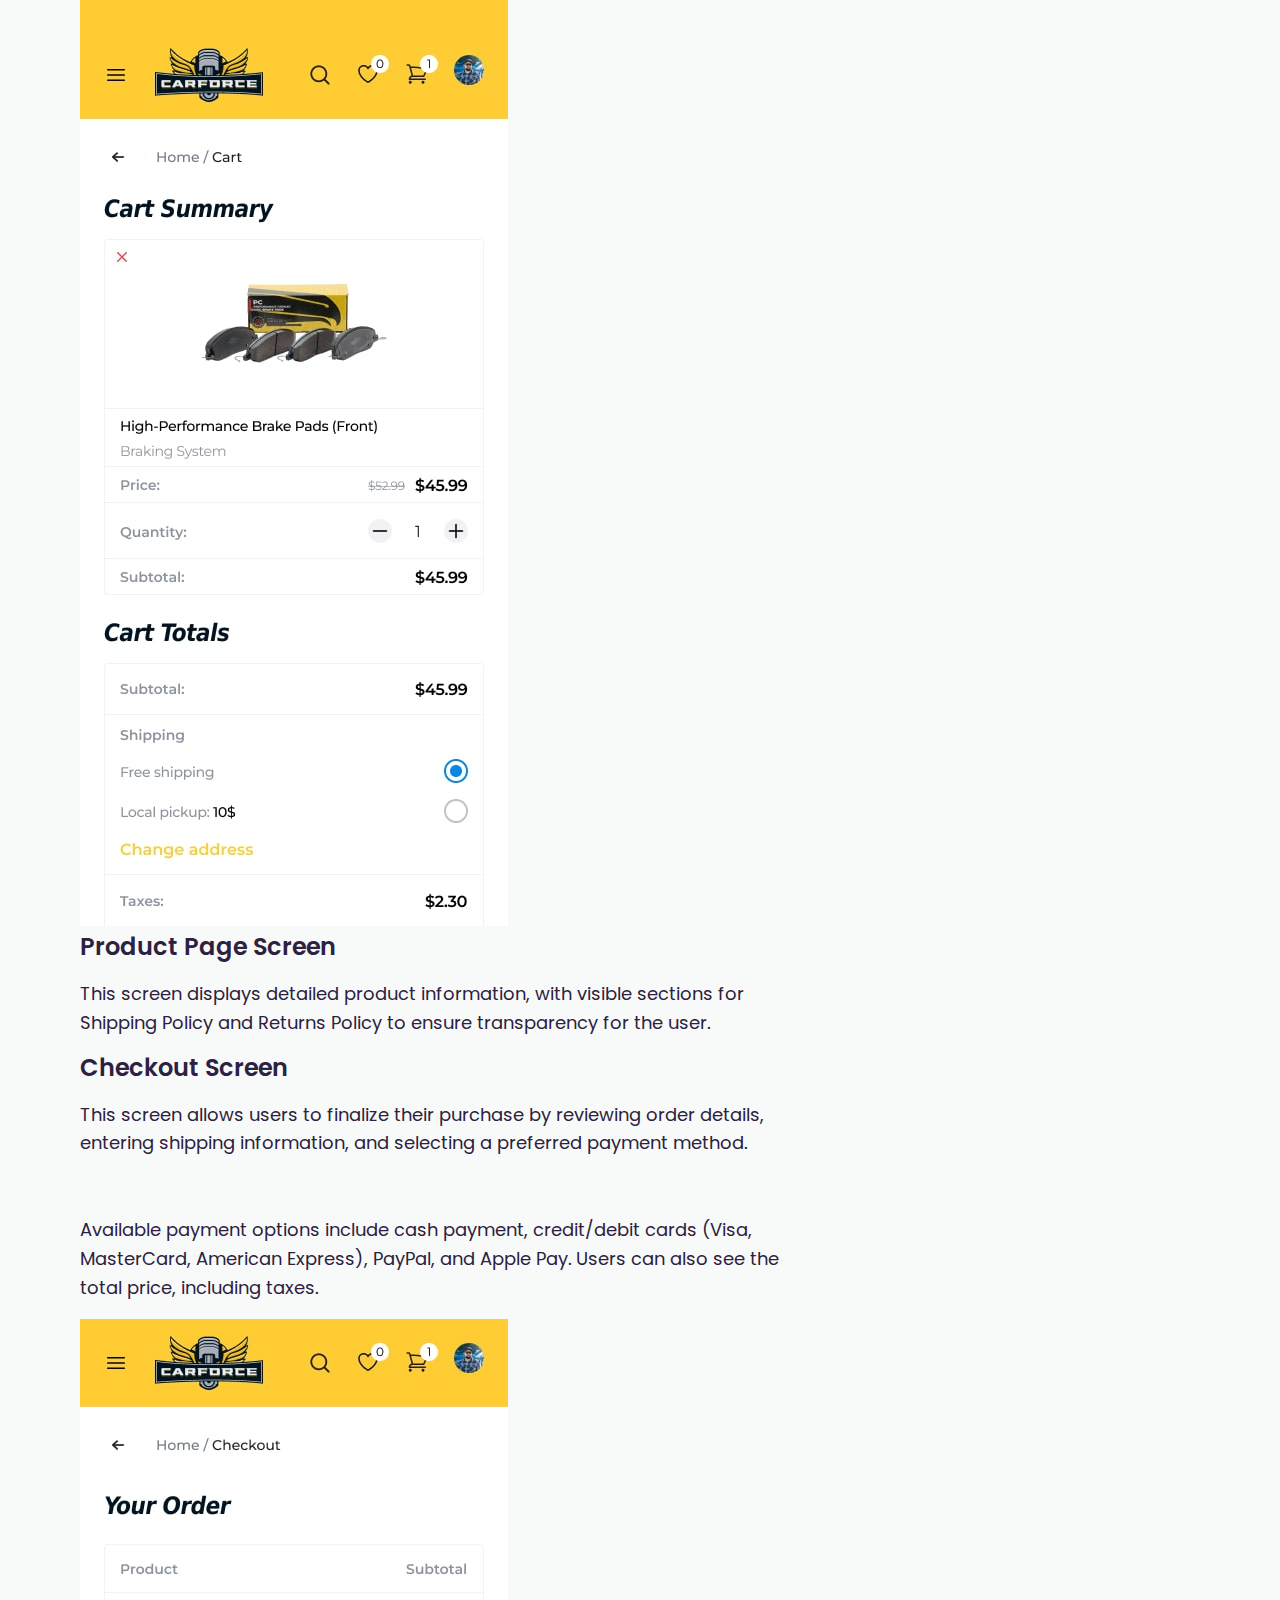
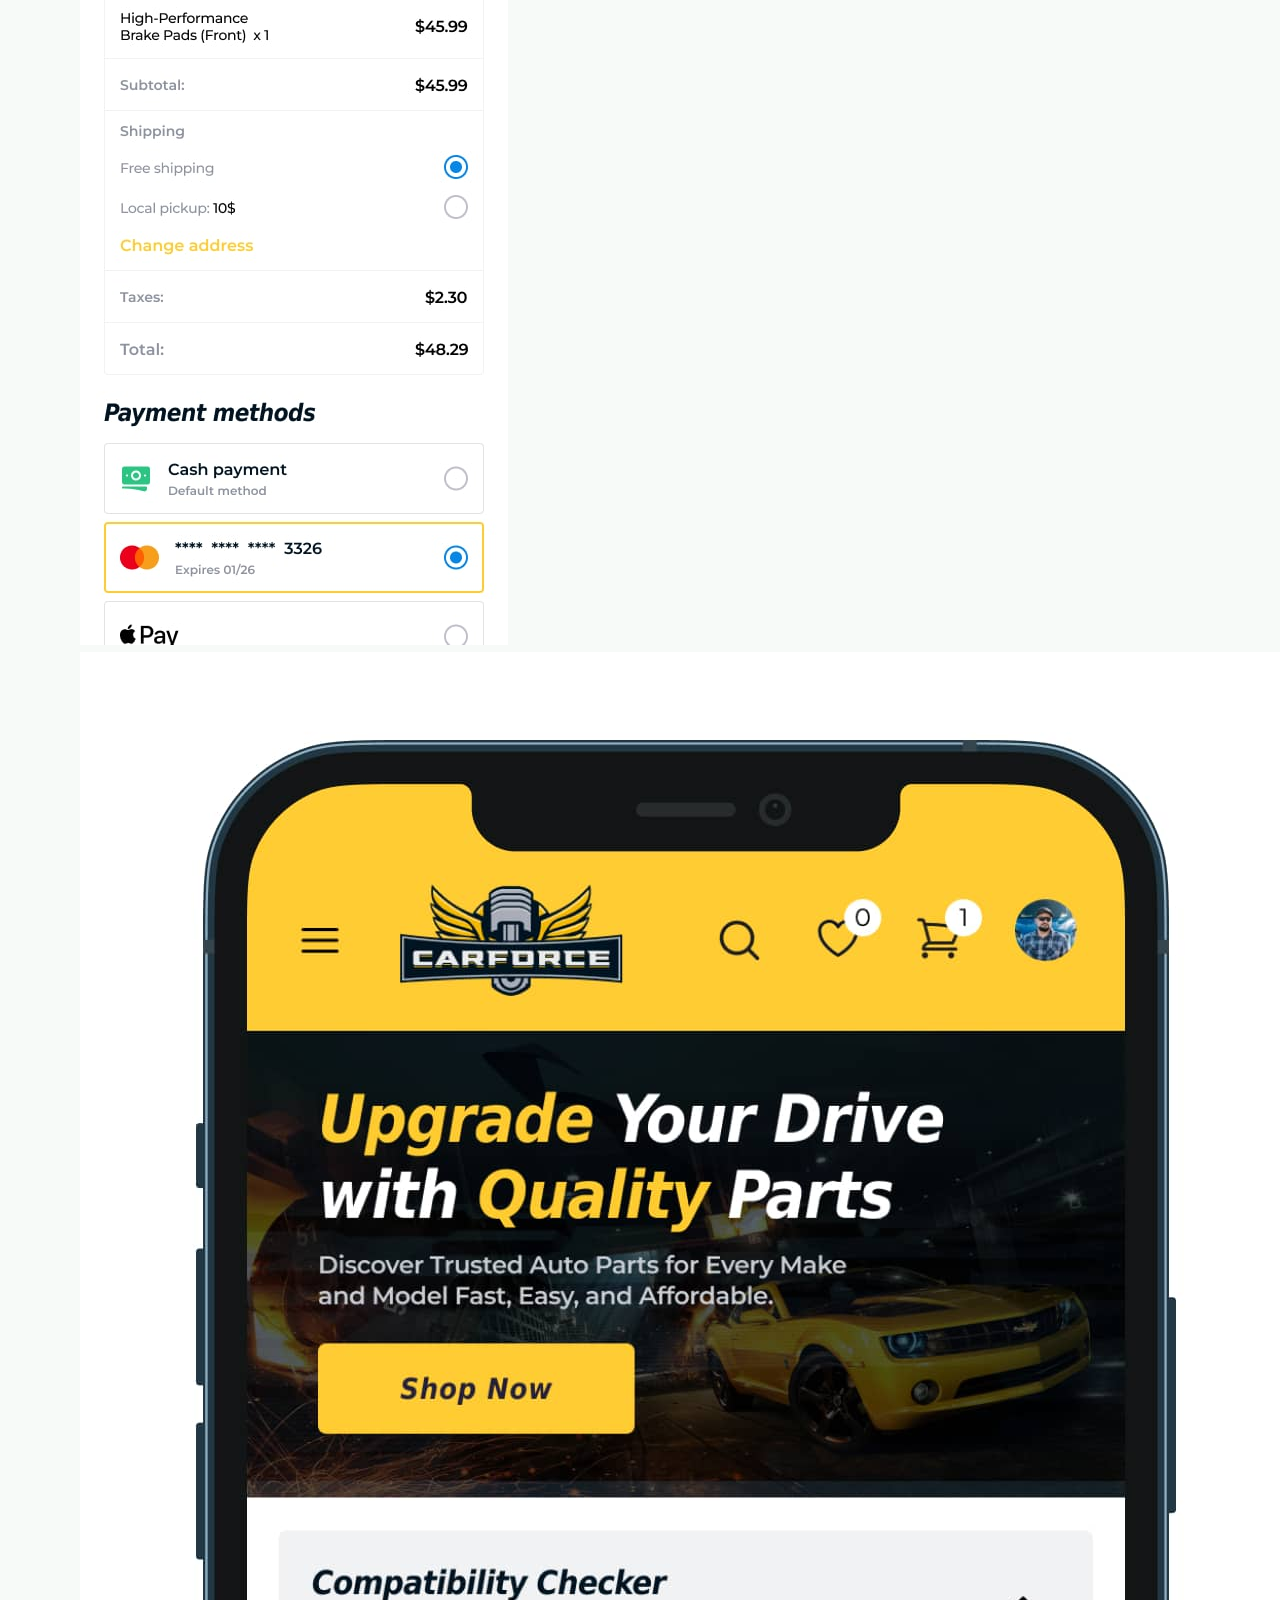
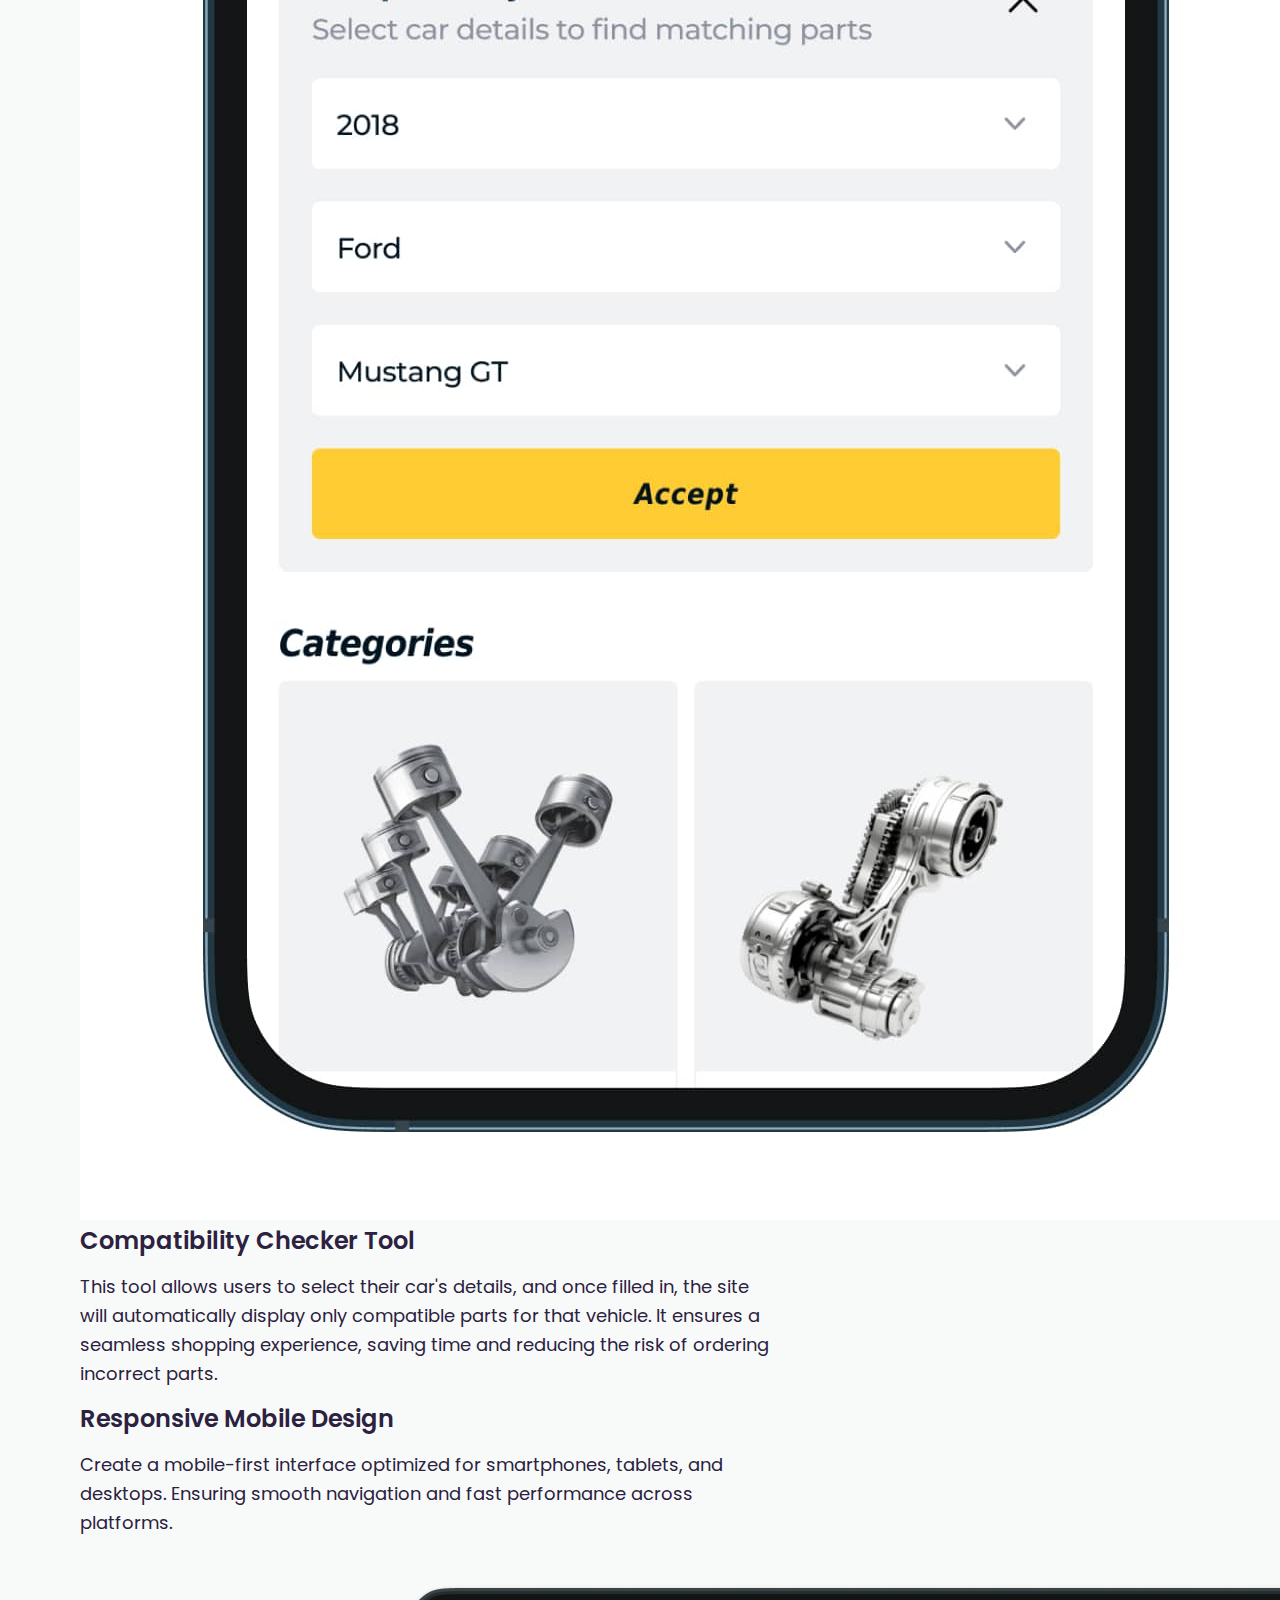
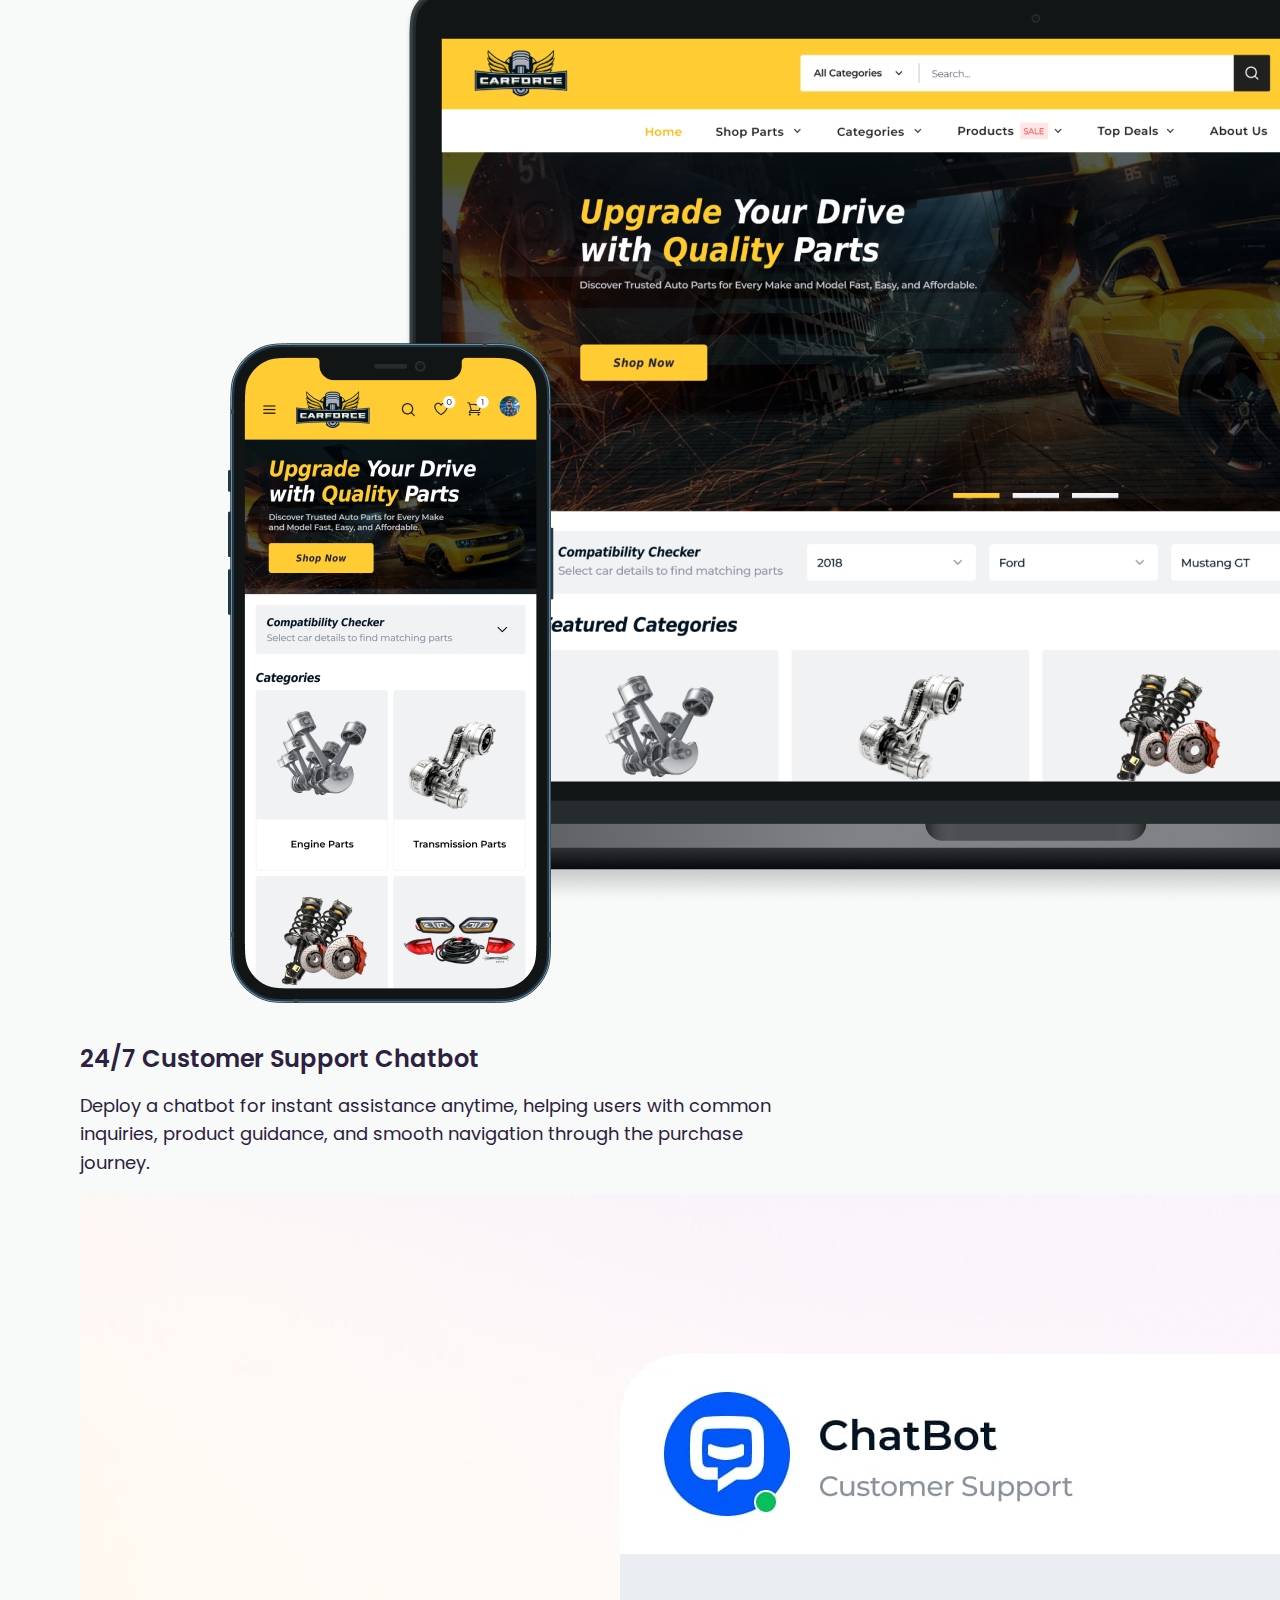
<file: pages/carforce.html>
<!DOCTYPE html>
<html lang="en">
<head>
    <meta charset="UTF-8" />
    <meta name="viewport" content="width=device-width, initial-scale=1.0" />
    <title>CarForce - UX/UI Case Study | Max Vegerchuk</title>
    
    <!-- Google Fonts -->
    <link href="https://fonts.googleapis.com/css2?family=Poppins:wght@400;600;700&family=Roboto:wght@400;500;700&display=swap" rel="stylesheet">

    <!-- Custom CSS -->
    <link rel="stylesheet" href="../css/styles.css" />
    <link rel="stylesheet" href="../css/project-page.css" />
</head>
<body>
    <!-- ========== Scroll Container ========== -->
    <div class="scroll-container">
        <!-- ========== Header ========== -->
        <header class="site-header">
            <div class="header-inner">
                <div class="header-logo">
                    <a href="../index.html">
                        <img src="../pics/logo-white.svg" alt="Logo" height="20" />
                    </a>
                </div>
                <nav class="header-nav">
                    <a href="../index.html#portfolio" class="header-link">Projects</a>
                    <a href="../index.html#contact" class="header-link">Contact</a>
                </nav>
            </div>
        </header>

        <!-- ========== Project Content ========== -->
        <main class="project-content">
            <!-- Hero Section -->
            <section class="project-section">
                <div class="project-cover">
                    <img src="../pics/carforce/cover.png" alt="CarForce Project Cover" class="cover-image">
                </div>
                <div class="project-hero-content">
                    <h1>Enhancing auto parts sales</h1>
                    <div class="project-meta">
                        <div class="project-tags">
                            <span class="tag">UX Design</span>
                            <span class="tag">UI Design</span>
                            <span class="tag">Research</span>
                            <span class="tag">Prototyping</span>
                            <span class="tag">Responsive</span>
                        </div>
                    </div>
                </div>
            </section>

            <!-- Overview Section -->
            <section class="project-section">
                <div class="section-content">
                    <h3>Overview</h3>
                    <div class="info-block">
                        <p>Our auto parts business is currently dependent on eBay, where high fees and platform limitations constrain our growth. This project focuses on developing our own online platform to directly connect with customers, reduce costs, and optimize sales.</p>
                    </div>
                </div>
            </section>

            <!-- Discover Section -->
            <section class="project-section">
                <div class="section-content">
                    <h3>Discover</h3>
                    
                    <!-- Competitor Analysis Block -->
                    <div class="info-block">
                        <p>Competitor Analysis</p>
                        <div class="block-image">
                            <img src="../pics/carforce/competitive-analysis.jpg" alt="Competitive Analysis">
                        </div>
                    </div>

                    <!-- User Research Block -->
                    <div class="info-block">
                        <p>User Research</p>
                        <div class="block-image">
                            <img src="../pics/carforce/ur-results.svg" alt="User Research Results">
                        </div>
                    </div>
                </div>
            </section>

            <!-- Define Section -->
            <section class="project-section">
                <div class="section-content">
                    <h3>Define</h3>
                    
                    <!-- Competitor Analysis Block -->
                    <div class="info-block">
                        <p>User Persona</p>
                        <div class="block-image">
                            <img src="../pics/carforce/persona.jpg" alt="User Persona">
                        </div>
                    </div>

                    <!-- User Research Block -->
                    <div class="info-block">
                        <p>Prioritization table</p>
                        <div class="block-image">
                            <img src="../pics/carforce/msw.png" alt="Prioritization table">
                        </div>
                    </div>
                </div>
            </section>

            <!-- Process Section -->
            <section class="project-section">
                <div class="section-content">
                    <h3>Develop</h3>
                    
                    <!-- Low-Fi Wireframing Block -->
                    <div class="info-block">
                        <h5>Low-Fi Wireframing</h5>
                        <p>Low-fidelity wireframes visualize structure, functionality, and test ideas effectively.</p>
                        <div class="block-image">
                            <img src="../pics/carforce/low-fi.jpg" alt="Low-Fi Wireframes">
                        </div>
                    </div>

                    <!-- Logo Design Block -->
                    <div class="info-block">
                        <h5>Logo Design</h5>
                        <p>Created a unique logo to establish a strong, recognizable brand identity for the platform.</p>
                        <div class="block-image">
                            <img src="../pics/carforce/logopres.jpg" alt="Logo Design Process">
                        </div>
                    </div>

                    <!-- Design System Block -->
                    <div class="info-block">
                        <h5>Design System</h5>
                        <p>Developed a cohesive design system to ensure consistent visuals, typography, and user interface elements across the platform.</p>
                        <div class="block-image">
                            <img src="../pics/carforce/designsystem.jpg" alt="Design System">
                        </div>
                    </div>
                </div>
            </section>

            <!-- Solutions Section -->
            <section class="project-section">
                <div class="section-content">
                    <h3>Solutions</h3>
                    
                    <!-- Final Design Block -->
                    <div class="split-block">
                        <div class="split-block-content">
                            <h5>Transparent Pricing and Cost Breakdown</h5>
                            <p>The final design combines user insights with modern aesthetics, creating an intuitive and efficient platform for auto parts sales.</p>
                        </div>
                        <div class="split-block-image">
                            <img src="../pics/carforce/Shipping&Return.jpg" alt="Final Design">
                        </div>
                    </div>

                    <!-- Product Page Screen -->
                    <div class="split-block">
                        <div class="split-block-image">
                            <img src="../pics/carforce/CartSummary.jpg" alt="User Testing">
                        </div>
                        <div class="split-block-content">
                            <h5>Product Page Screen</h5>
                            <p>This screen displays detailed product information, with visible sections for Shipping Policy and Returns Policy to ensure transparency for the user.</p>
                        </div>
                    </div>

                    <!-- Checkout Screen -->
                    <div class="split-block">
                        <div class="split-block-content">
                            <h5>Checkout Screen</h5>
                            <p>This screen allows users to finalize their purchase by reviewing order details, entering shipping information, and selecting a preferred payment method.</p><br>
                            <p>Available payment options include cash payment, credit/debit cards (Visa, MasterCard, American Express), PayPal, and Apple Pay. Users can also see the total price, including taxes.</p>
                        </div>
                        <div class="split-block-image">
                            <img src="../pics/carforce/Checkout.jpg" alt="Implementation">
                        </div>
                    </div>

                    <!-- Compatibility Checker Tool -->
                    <div class="split-block">
                        <div class="split-block-image">
                            <img src="../pics/carforce/checktool.jpg" alt="User Testing">
                        </div>
                        <div class="split-block-content">
                            <h5>Compatibility Checker Tool</h5>
                            <p>This tool allows users to select their car's details, and once filled in, the site will automatically display only compatible parts for that vehicle. It ensures a seamless shopping experience, saving time and reducing the risk of ordering incorrect parts.</p>
                        </div>
                    </div>

                     <!-- Responsive Mobile Design -->
                     <div class="info-block">
                        <h5>Responsive Mobile Design</h5>
                        <p>Create a mobile-first interface optimized for smartphones, tablets, and desktops. Ensuring smooth navigation and fast performance across platforms.</p>
                        <div class="block-image">
                            <img src="../pics/carforce/responsive.jpg" alt="Responsive Mobile Design">
                        </div>
                    </div>

                     <!-- 24/7 Customer Support Chatbot -->
                     <div class="info-block">
                        <h5>24/7 Customer Support Chatbot</h5>
                        <p>Deploy a chatbot for instant assistance anytime, helping users with common inquiries, product guidance, and smooth navigation through the purchase journey.</p>
                        <div class="block-image">
                            <img src="../pics/carforce/chatbot.jpg" alt="Customer Support Chatbot">
                        </div>
                    </div>

                    <!-- Advanced Search & Filters-->
                    <div class="split-block">
                        <div class="split-block-content">
                            <h5>Advanced Search & Filters</h5>
                            <p>Implement a robust search system with multi-layered filters, allowing users to quickly refine results by part type, condition, price range, and other criteria to find exactly what they need.</p>
                        </div>
                        <div class="split-block-image">
                            <img src="../pics/carforce/search-filters.jpg" alt="Advanced Search & Filters">
                        </div>
                    </div>

                    <!-- Discounted or Loyalty Pricing -->
                    <div class="split-block">
                        <div class="split-block-content">
                            <h5>Discounted or Loyalty Pricing</h5>
                            <p>Offer exclusive discounts or loyalty-based pricing to returning customers, encouraging repeat purchases and enhancing customer retention.</p>
                        </div>
                        <div class="split-block-image">
                            <img src="../pics/carforce/discount.jpg" alt="Discounted or Loyalty Pricing">
                        </div>
                    </div>

                </div>
            </section>

            <!-- Final Design -->
            <section class="project-section">
                <div class="section-content">
                    <h3>Final Design</h3>
                    <div class="info-block">
                        <p>Based on user feedback, we refined the design to enhance functionality and user satisfaction, making adjustments to ensure the platform evolves with user needs.</p>
                        <div class="block-image">
                            <img src="../pics/carforce/finaldesign.jpg" alt="Project Results">
                        </div>
                    </div>
                </div>

                <!-- Key Learnings -->
                <div class="split-block">
                    <div class="split-block-content">
                        <h5>Key Learnings</h5>
                        <p>Through user-centered design and iterative feedback, we improved platform transparency, personalized experiences, and ease of use.</p><br>
                        <p>The advanced search, compatibility tool, and clear pricing addressed user pain points, while the addition of user reviews and personalized vehicle profiles further enhanced satisfaction.</p>
                    </div>
                    <div class="split-block-image">
                        <img src="../pics/carforce/learningkeys.jpg" alt="Advanced Search & Filters">
                    </div>
                </div>
            </section>

            <!-- Navigation -->
            <nav class="project-navigation">
                <div class="nav-links">
                    <a href="travellizy.html" class="nav-link">← Previous Project</a>
                    <a href="../index.html#portfolio" class="nav-link">Back to Projects</a>
                </div>
            </nav>
        </main>

        <!-- ========== Footer ========== -->
        <footer class="site-footer project-footer">
            <div class="footer-container">
                <div class="footer-block footer-logo-block">
                    <a href="../index.html">
                        <img src="../pics/logo-white.svg" alt="Company Logo" title="Company Logo" height="20" />
                    </a>
                </div>
                <div class="footer-block footer-contact-block">
                    <div class="social-links">
                        <div class="social-block">
                            <div class="social-name">LinkedIn</div>
                            <a href="https://www.linkedin.com/in/maxvegerchuk/" target="_blank" rel="noopener noreferrer" title="LinkedIn Profile">maxvegerchuk</a>
                        </div>
                    </div>
                </div>
                <div class="footer-block footer-copy-block">
                    <p>©2025</p>
                </div>
            </div>
        </footer>
    </div>

    <script src="../js/main.js"></script>
    <script src="../js/project-page.js"></script>
</body>
</html>
</file>
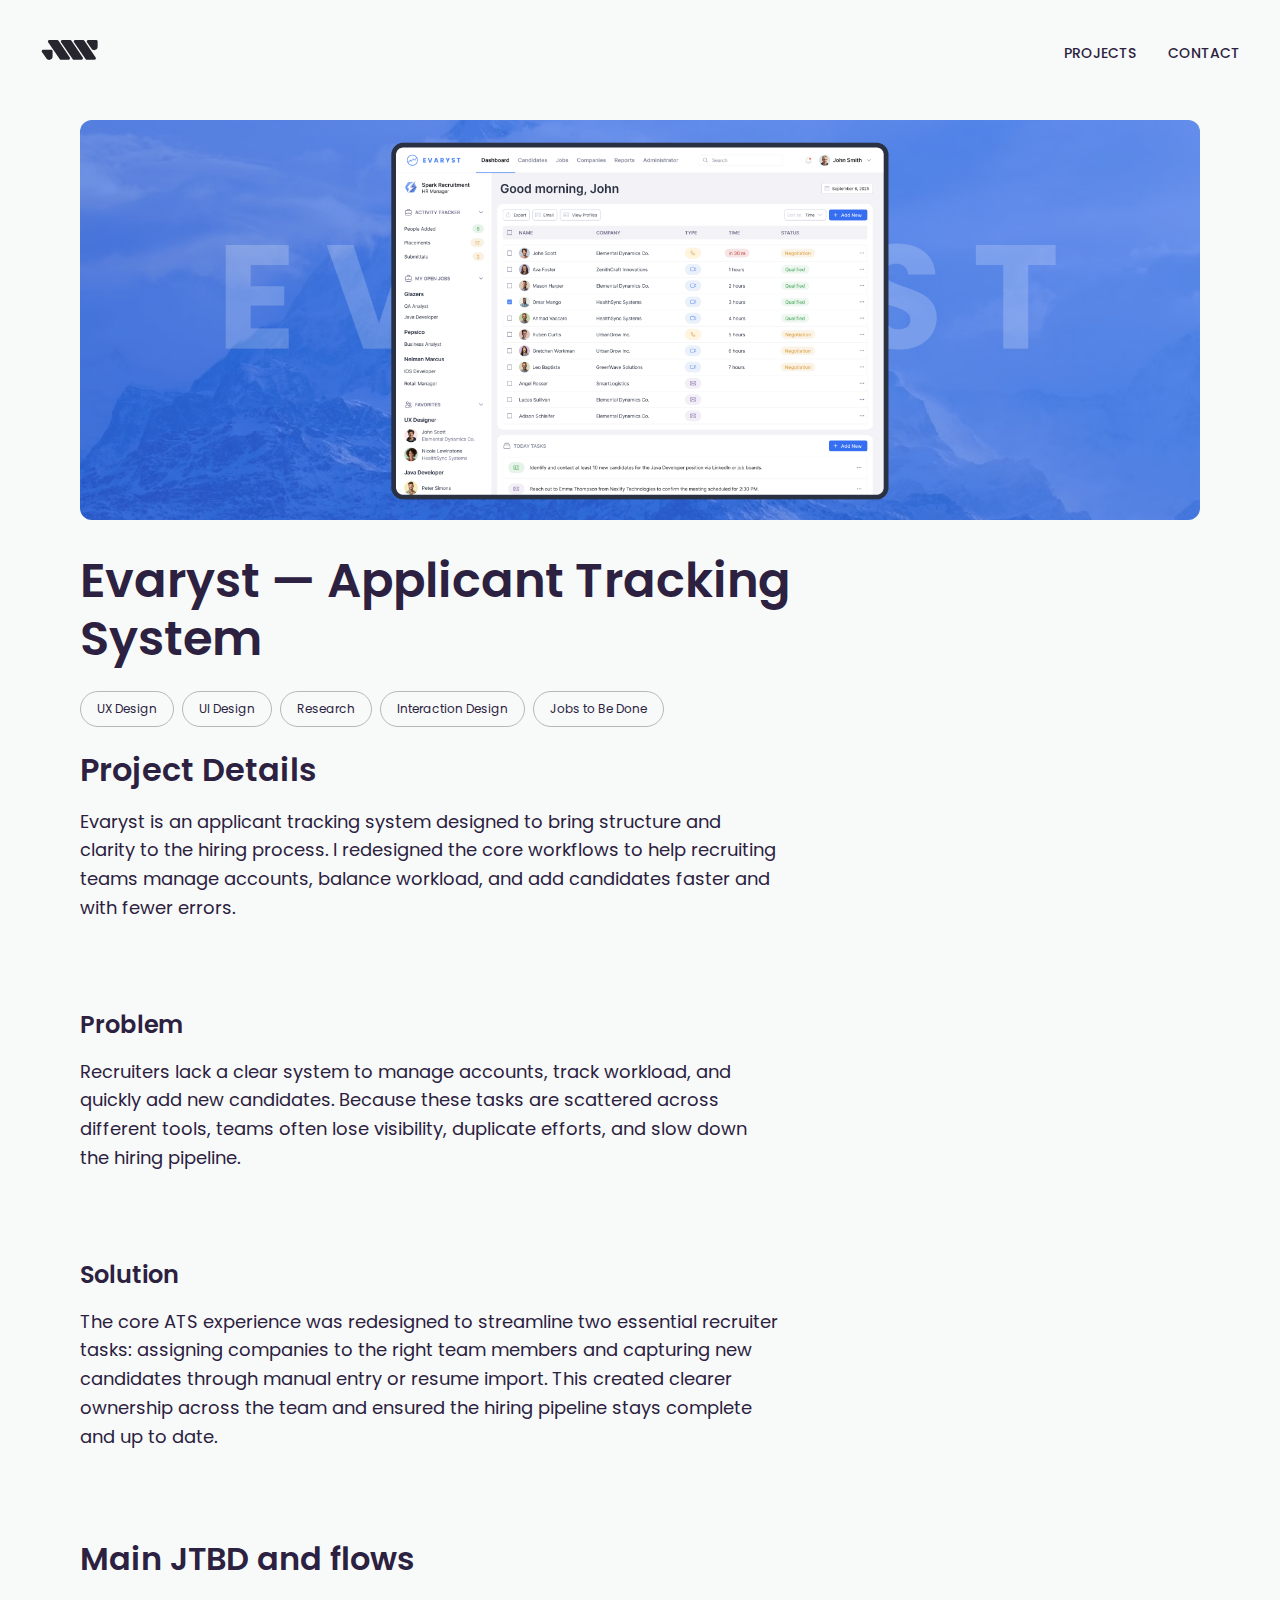
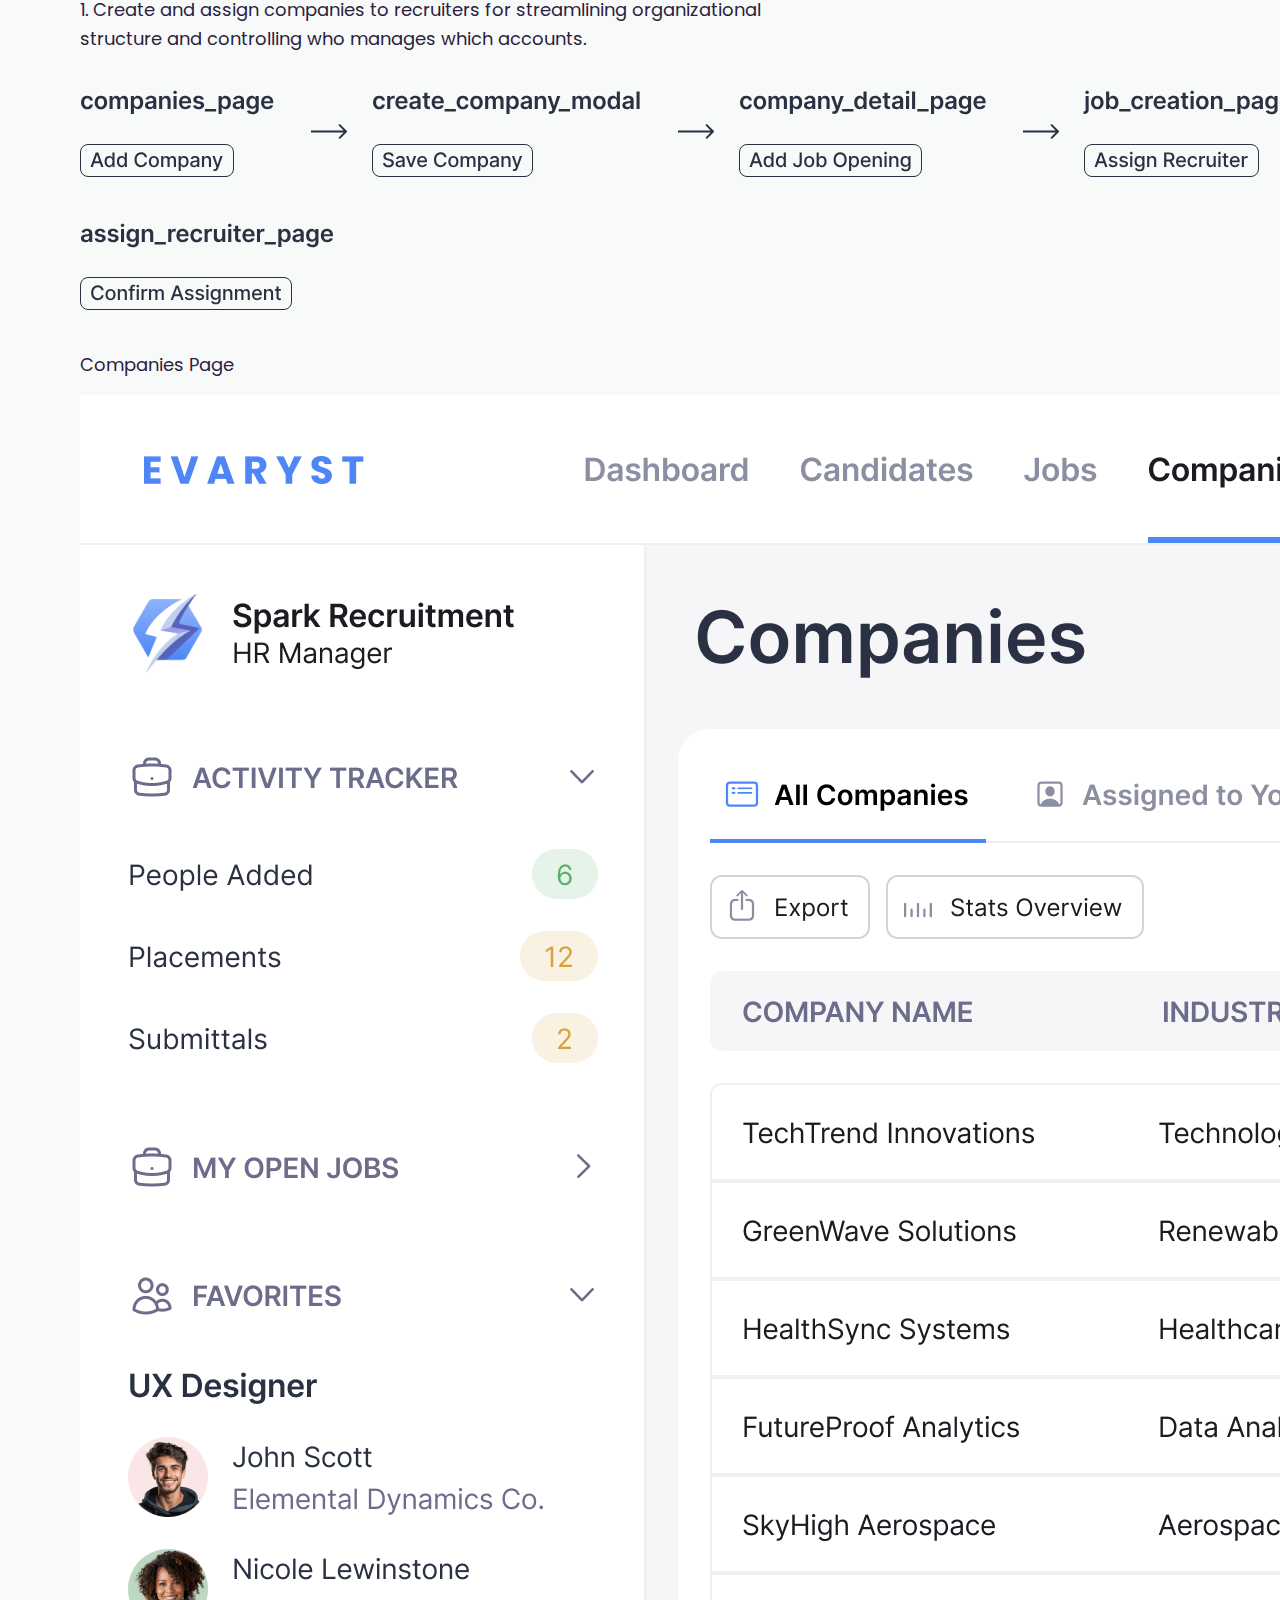
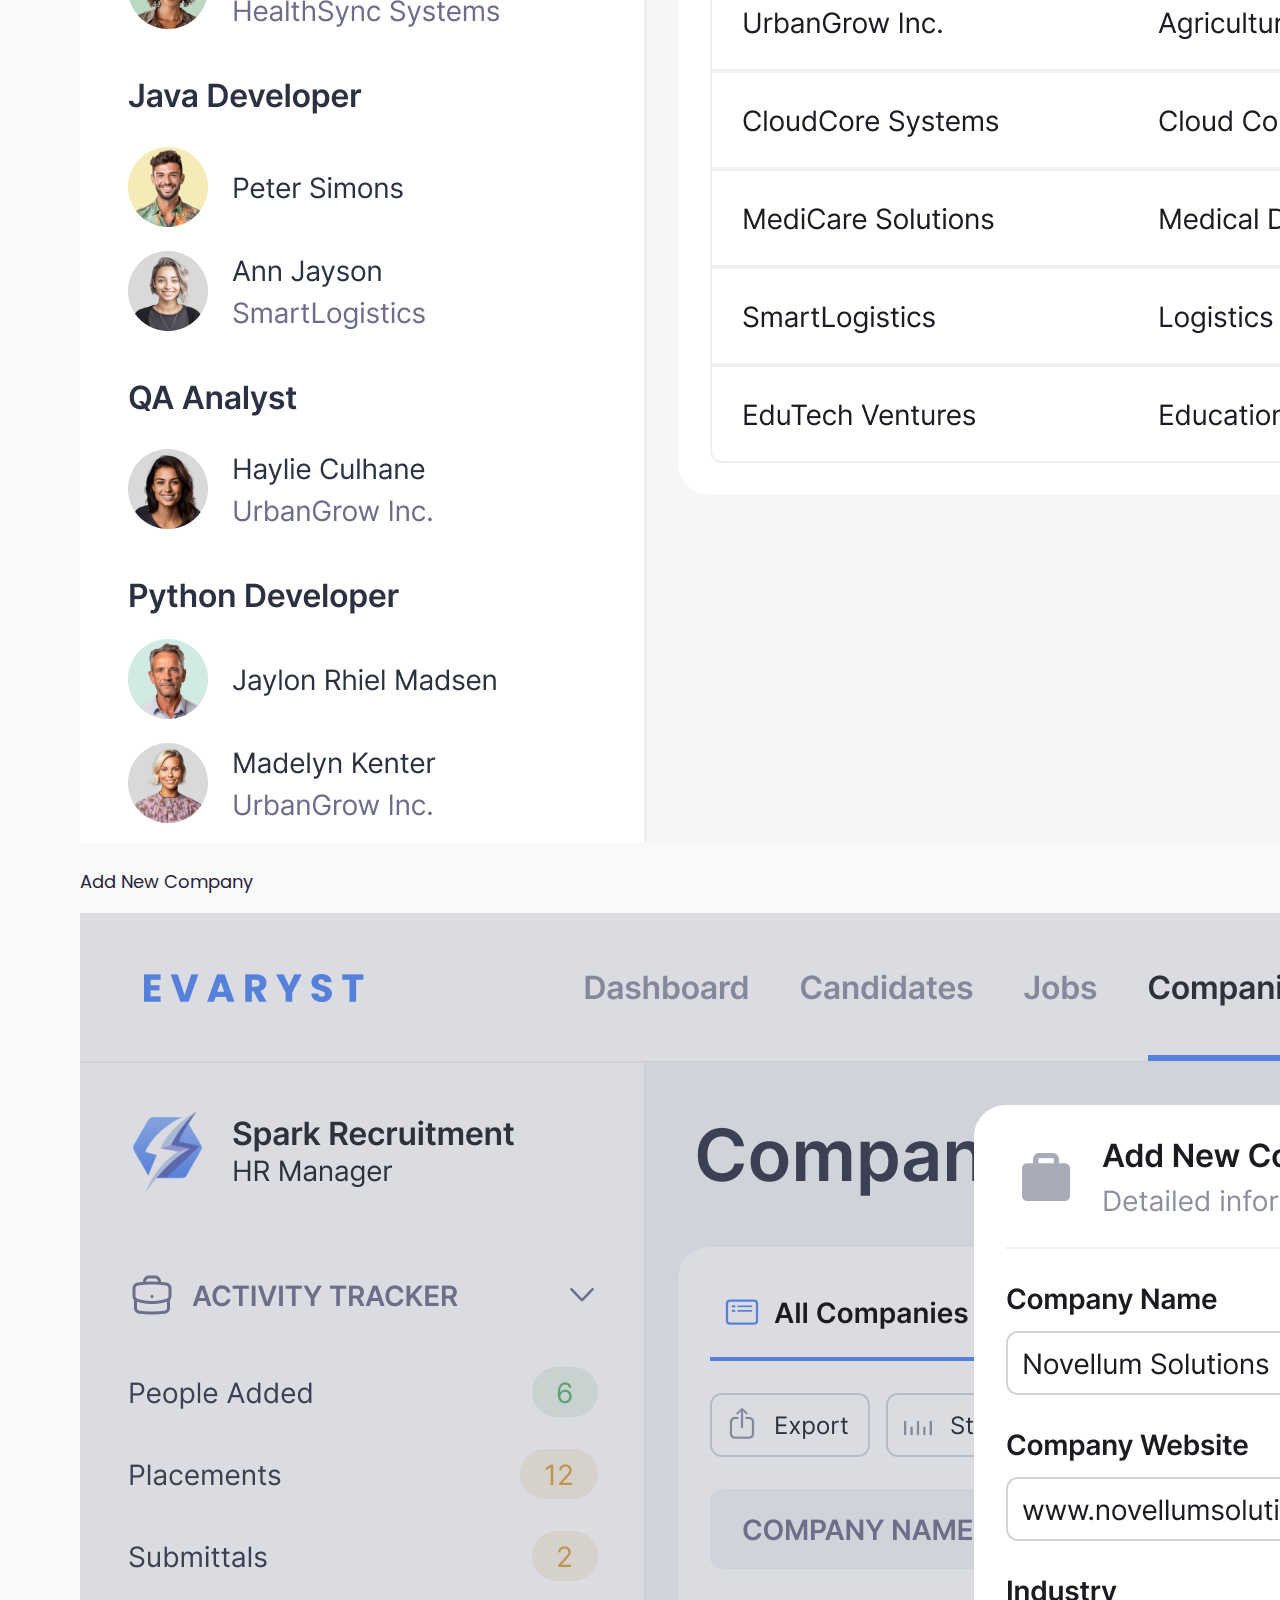
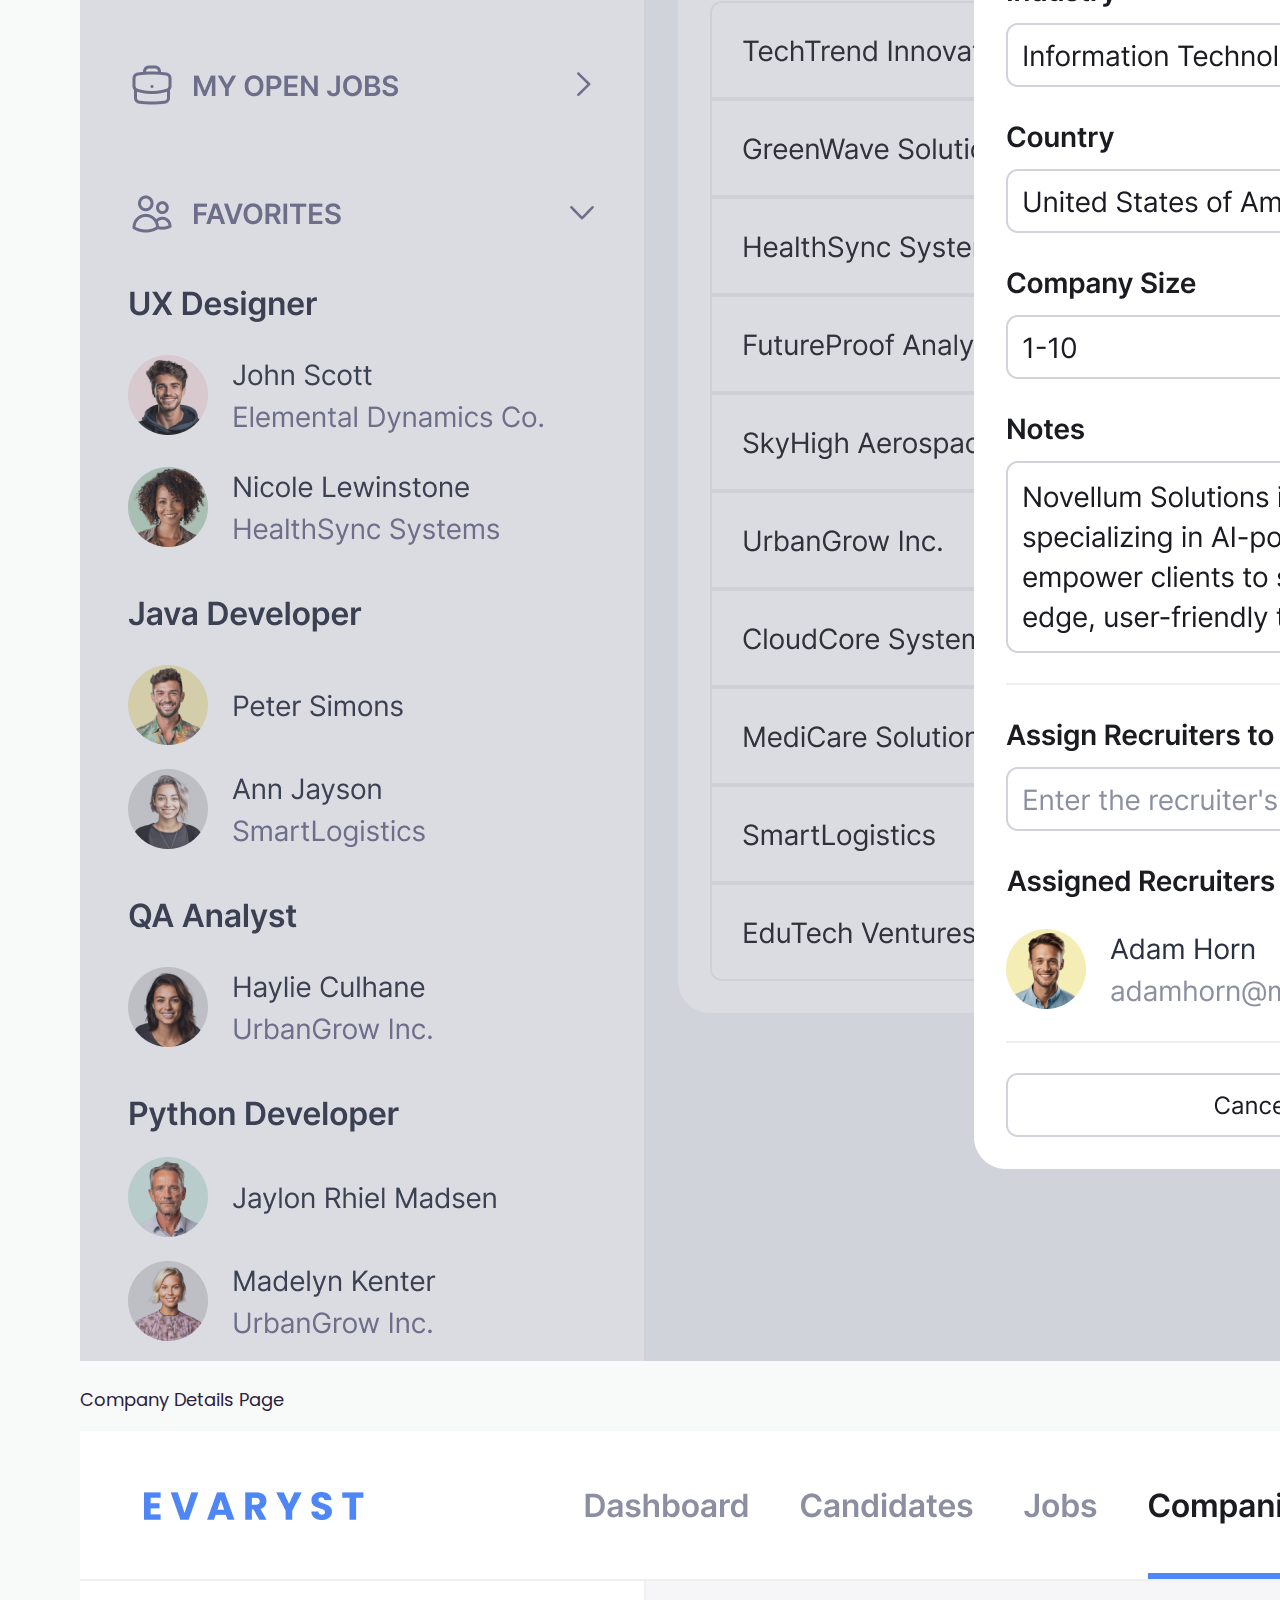
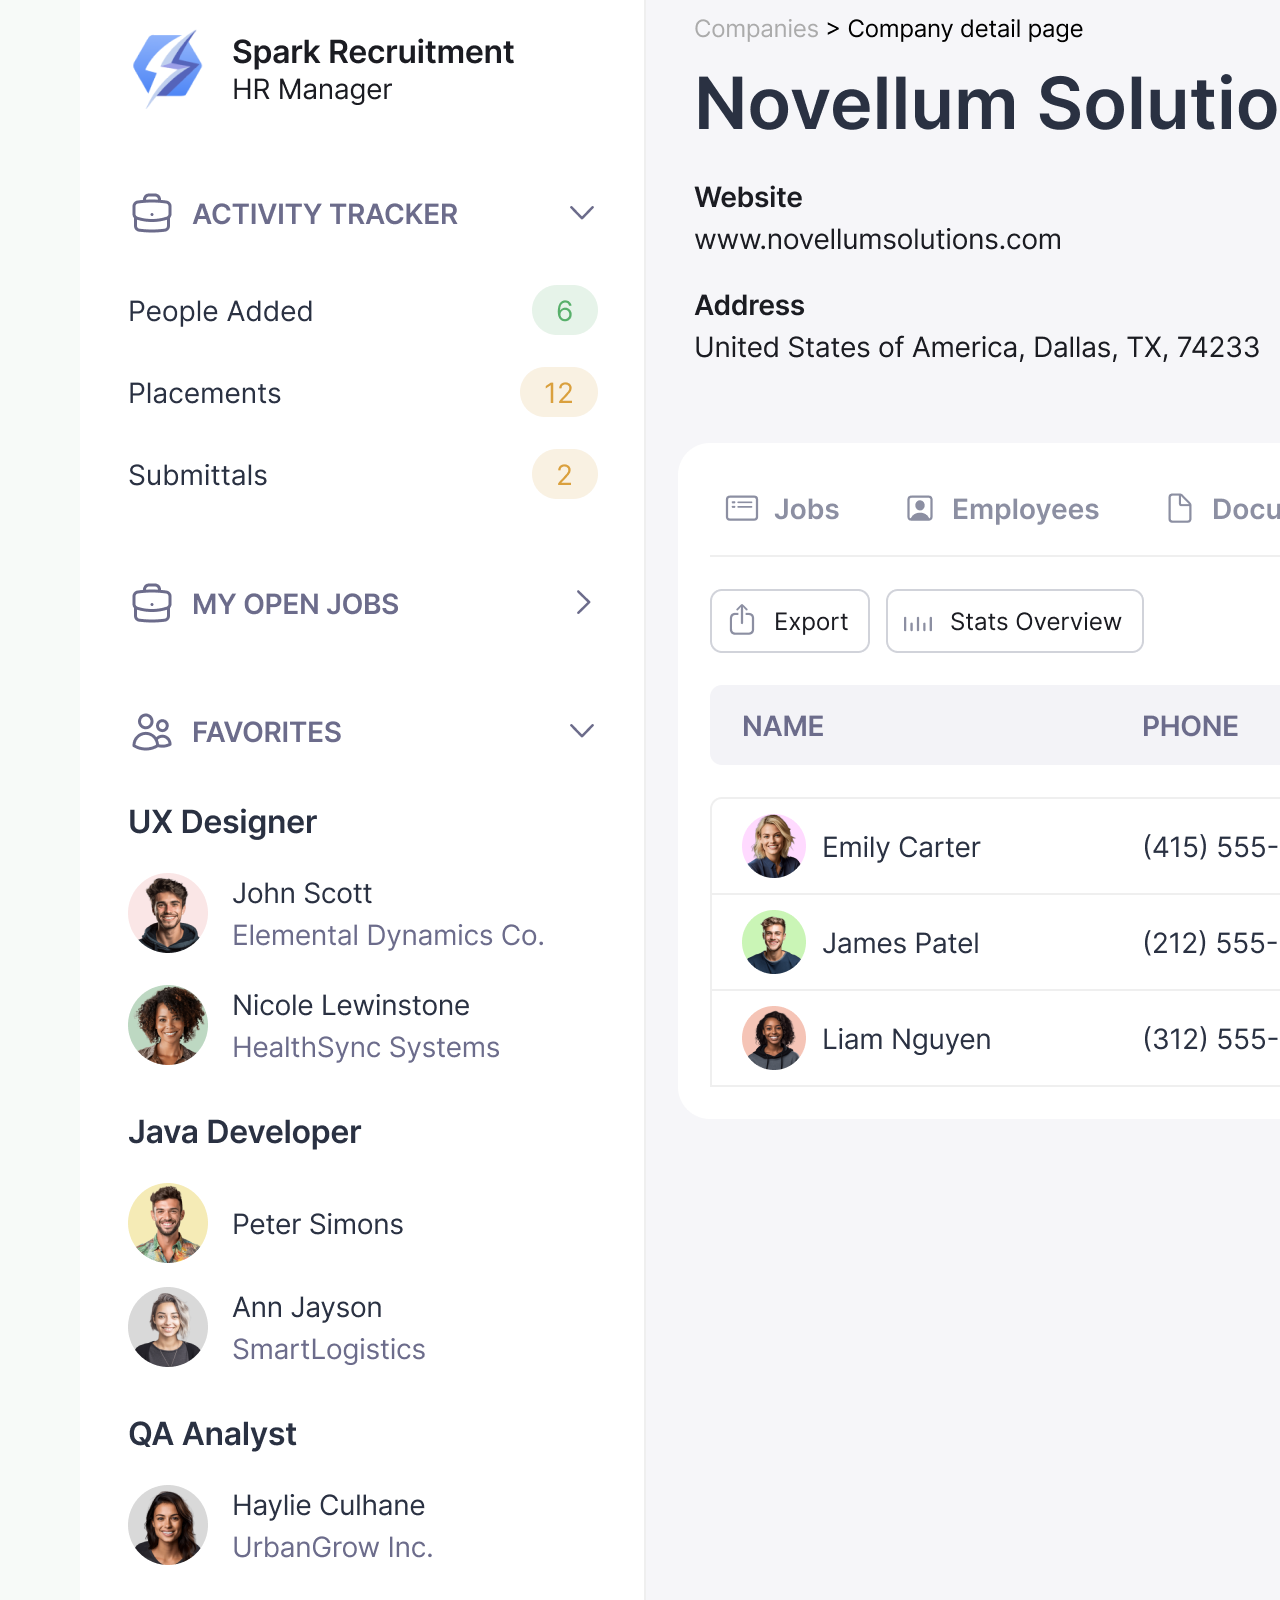
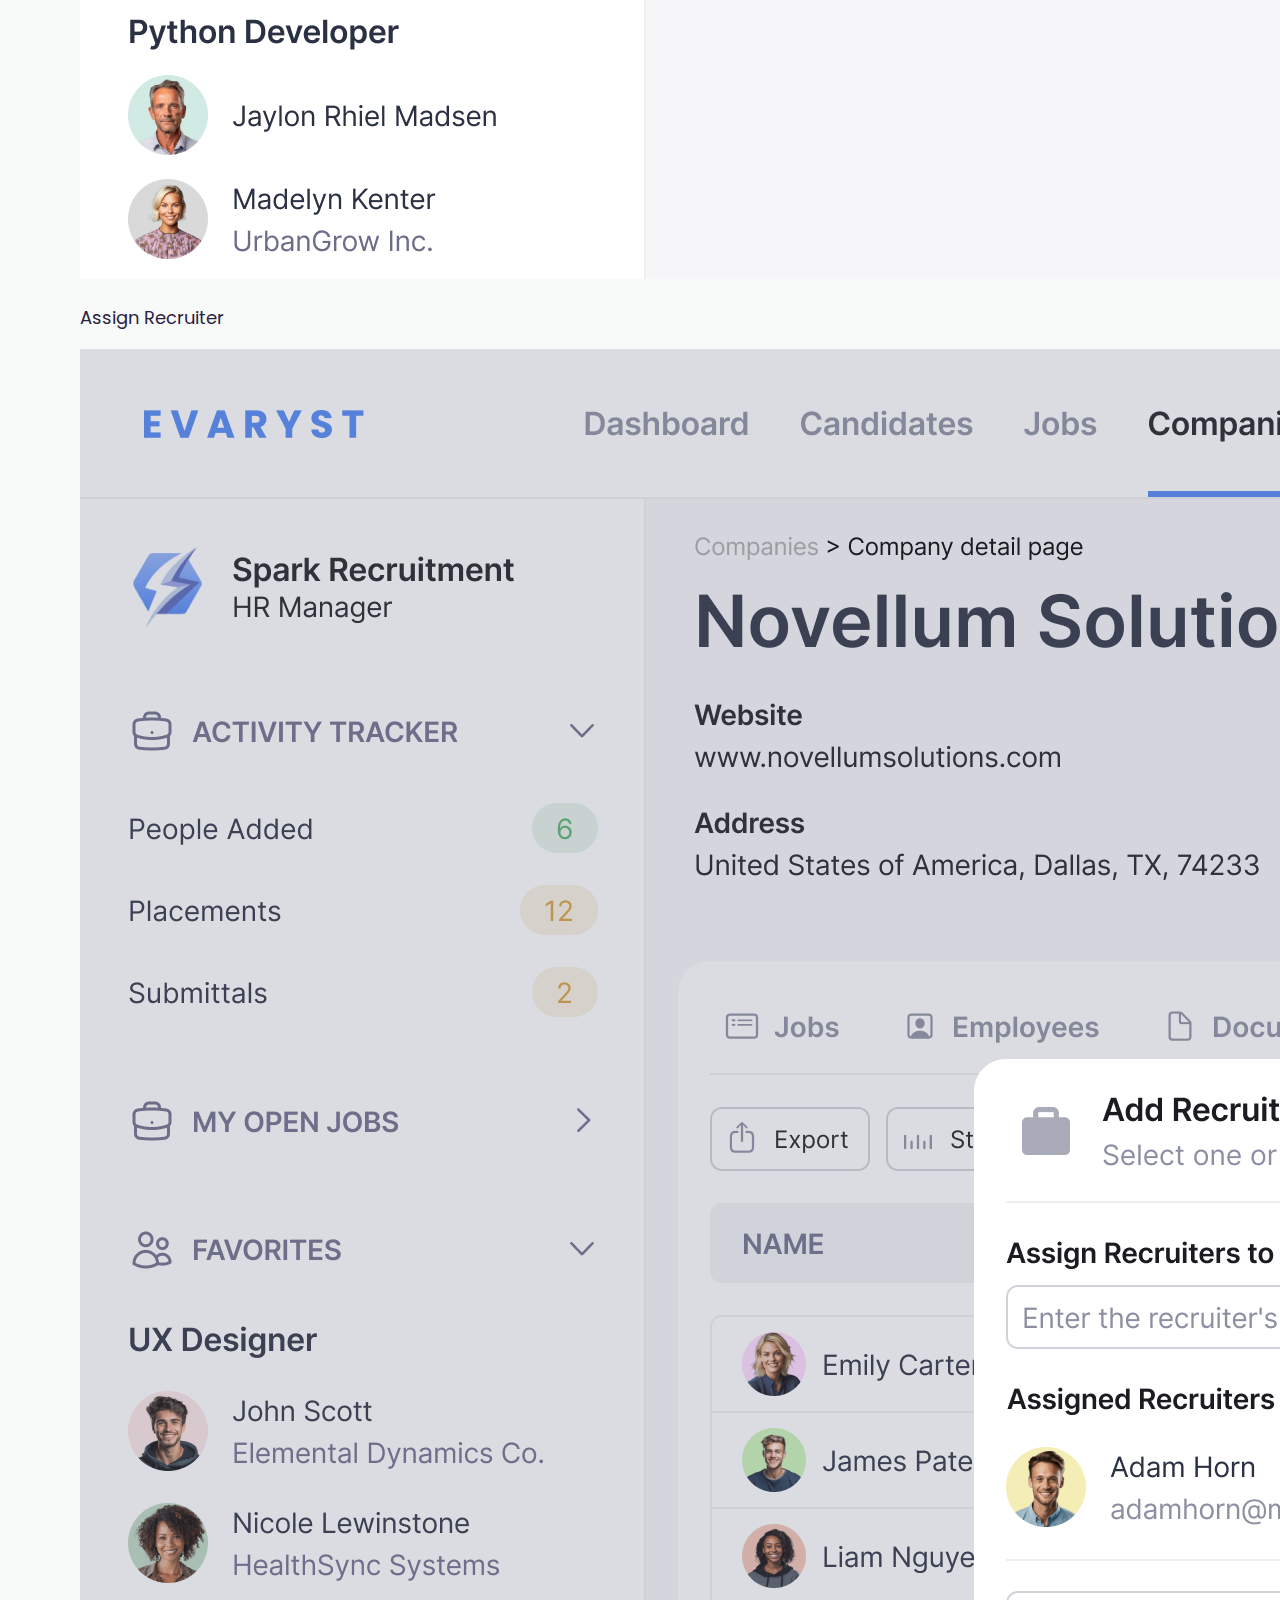
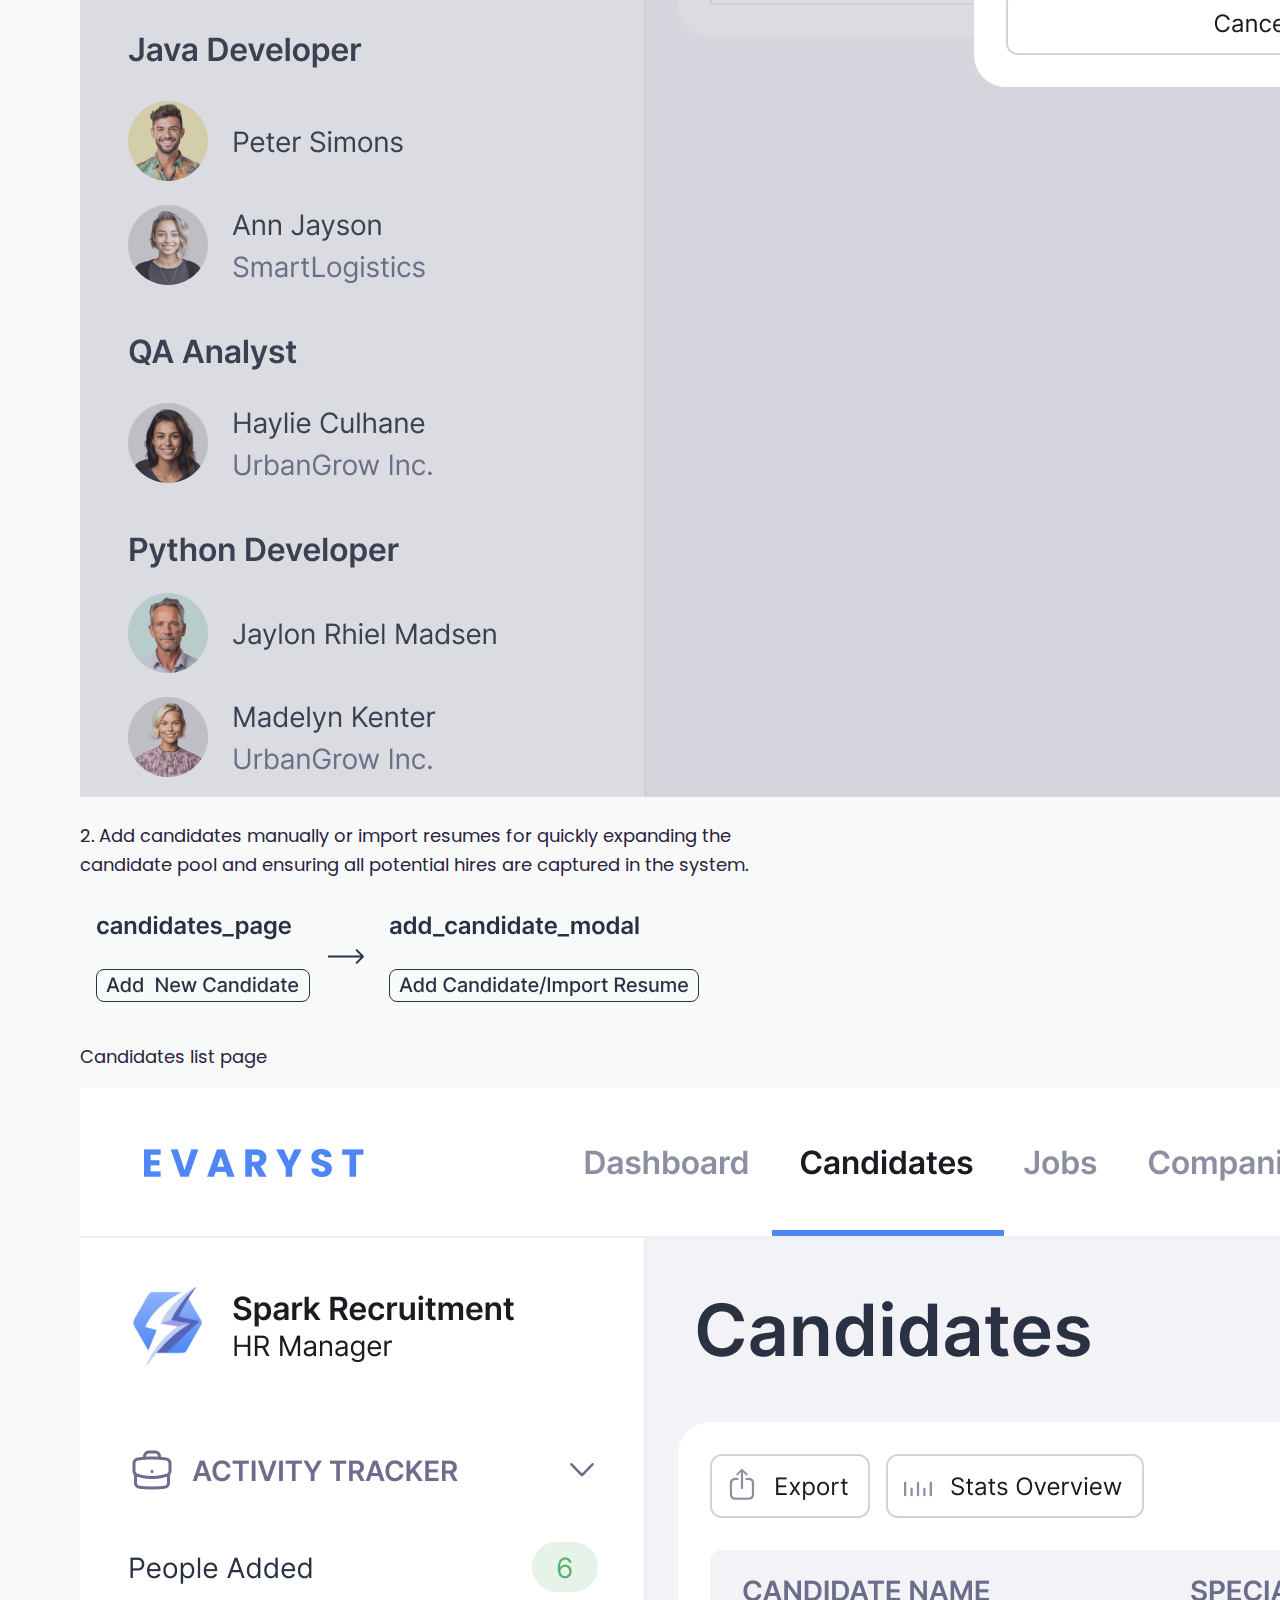
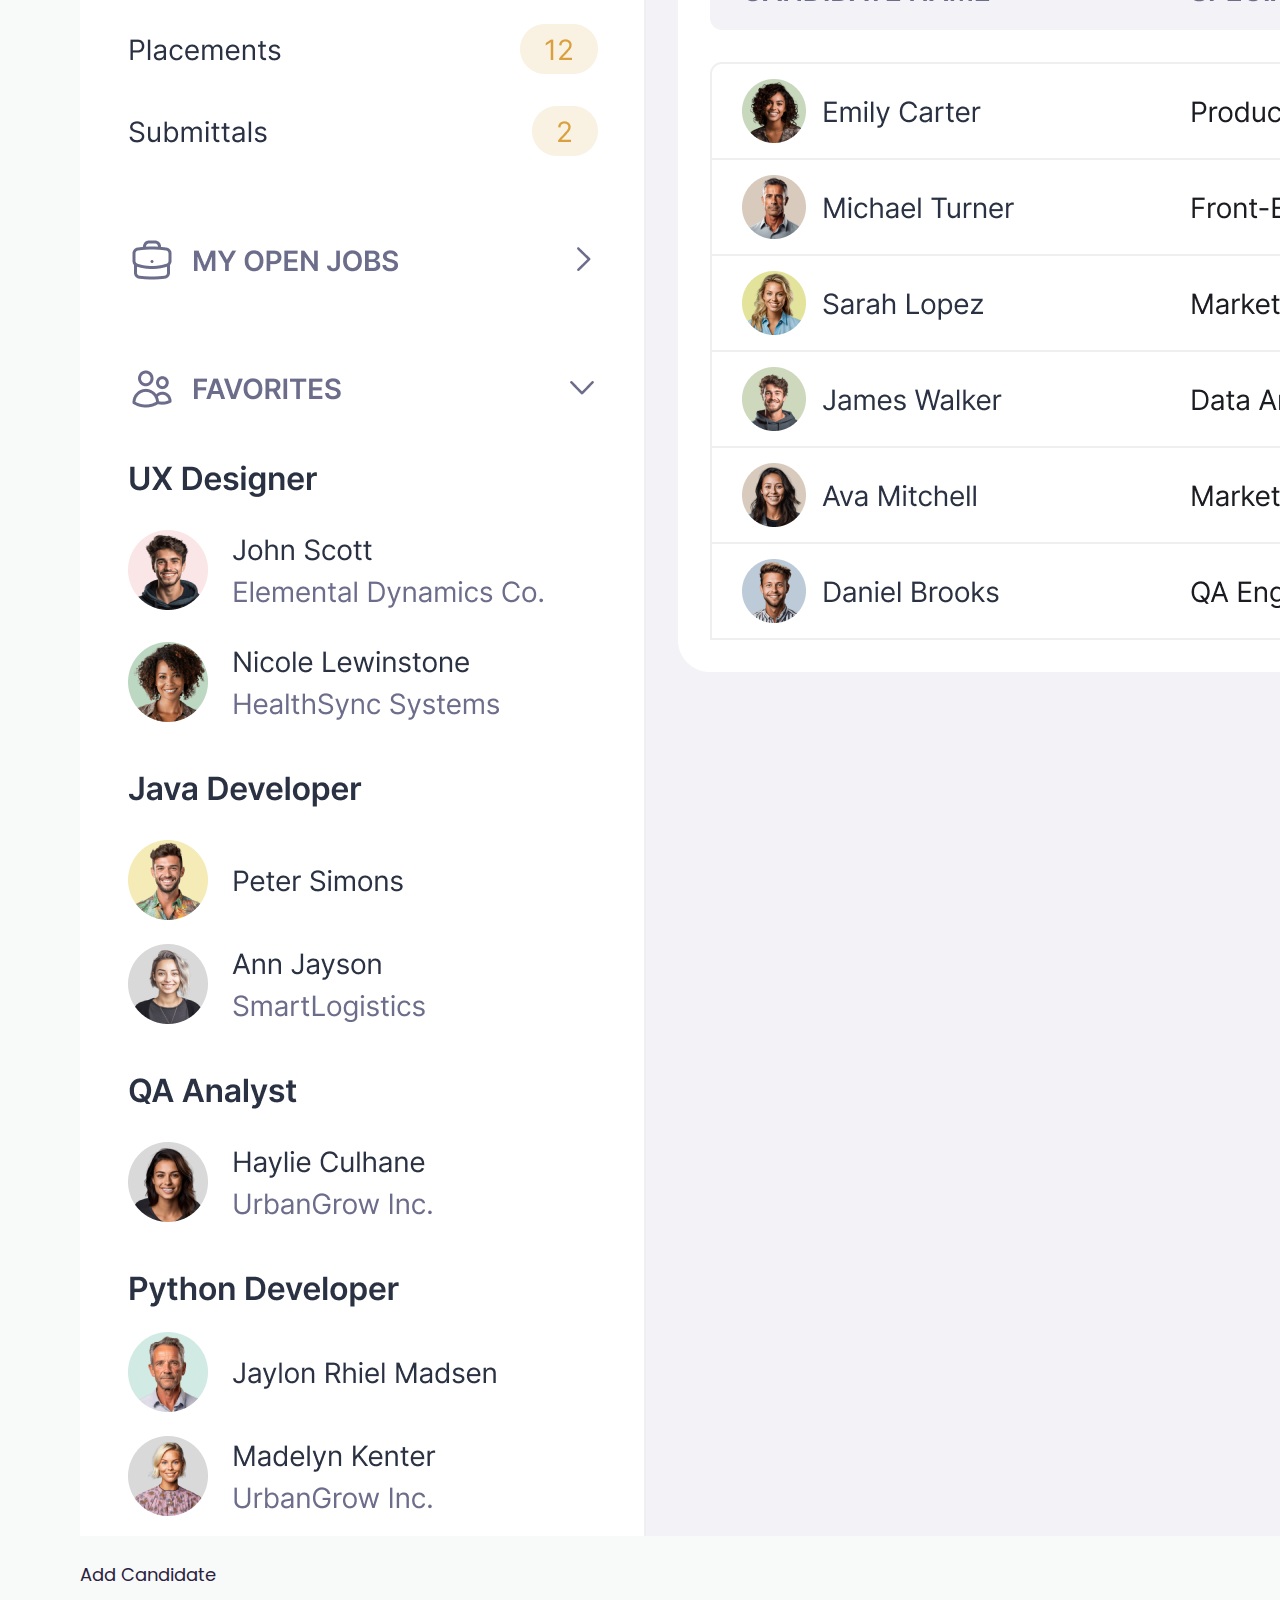
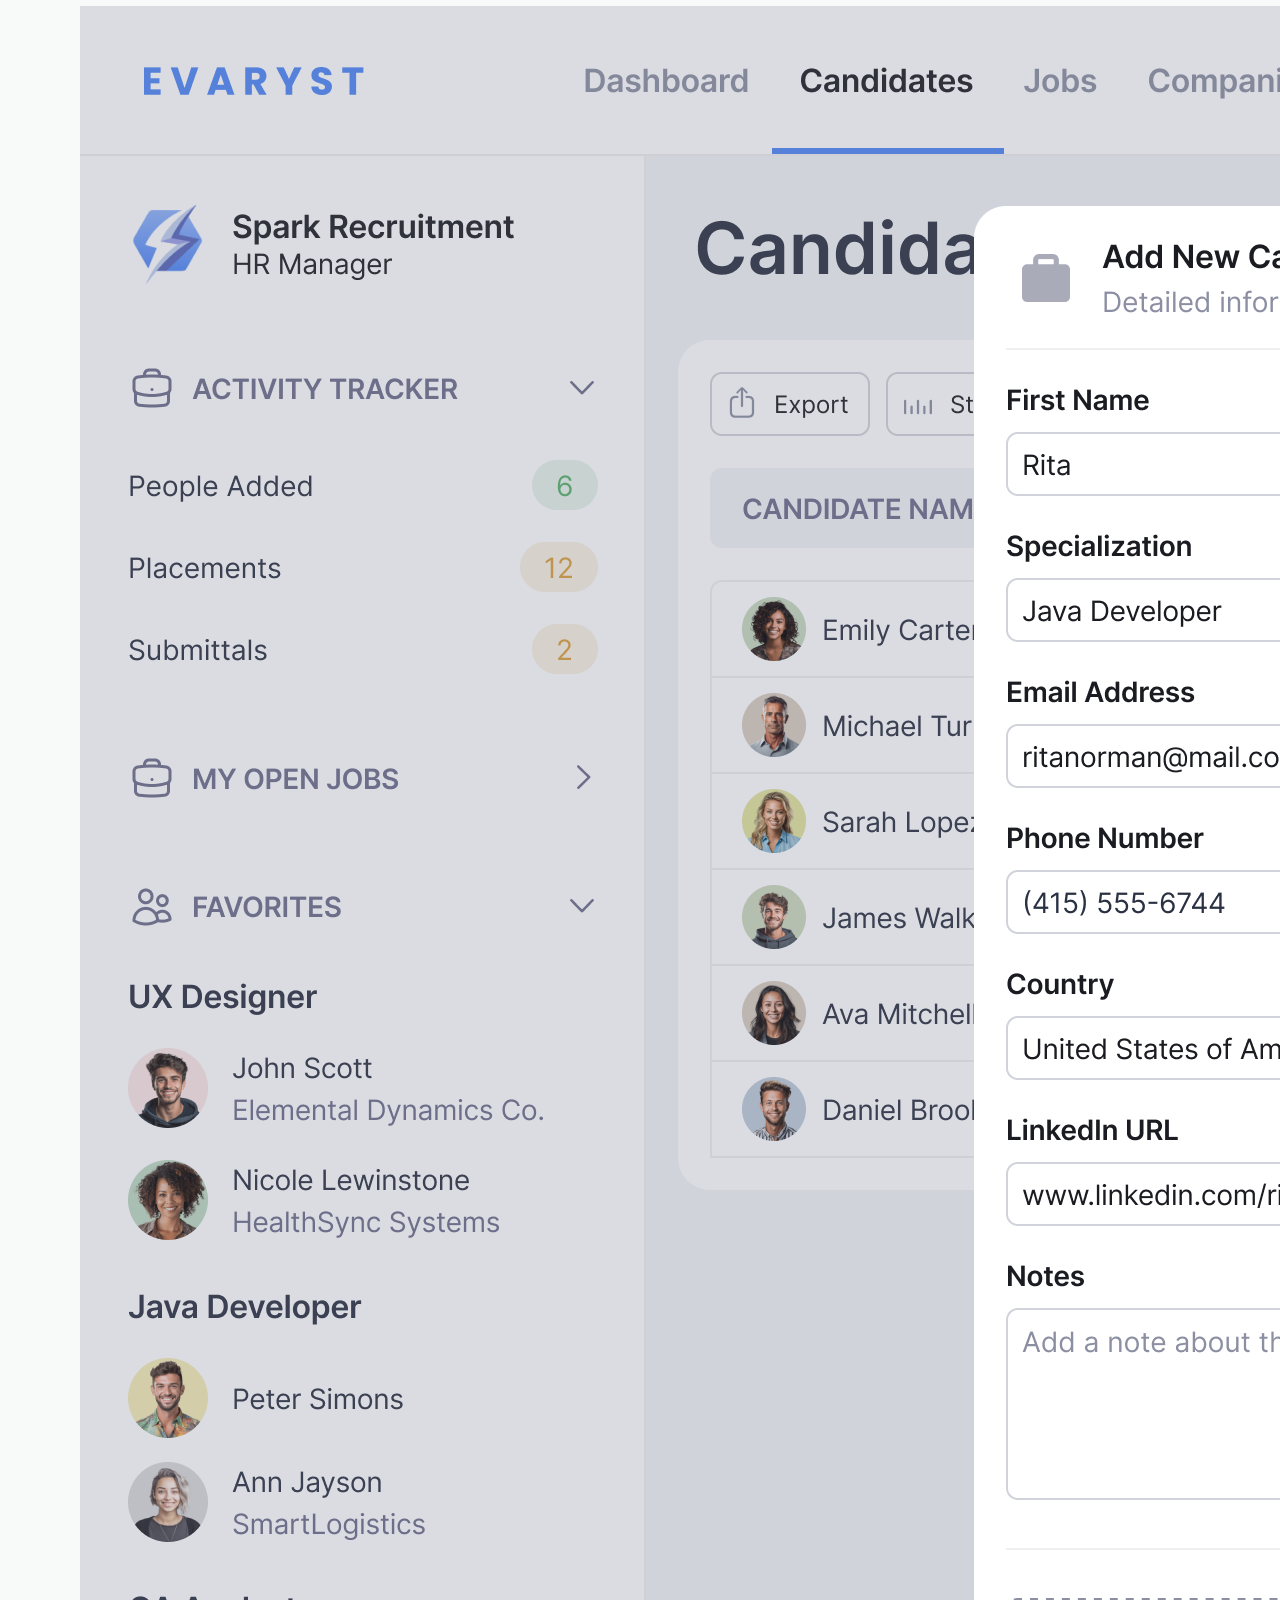
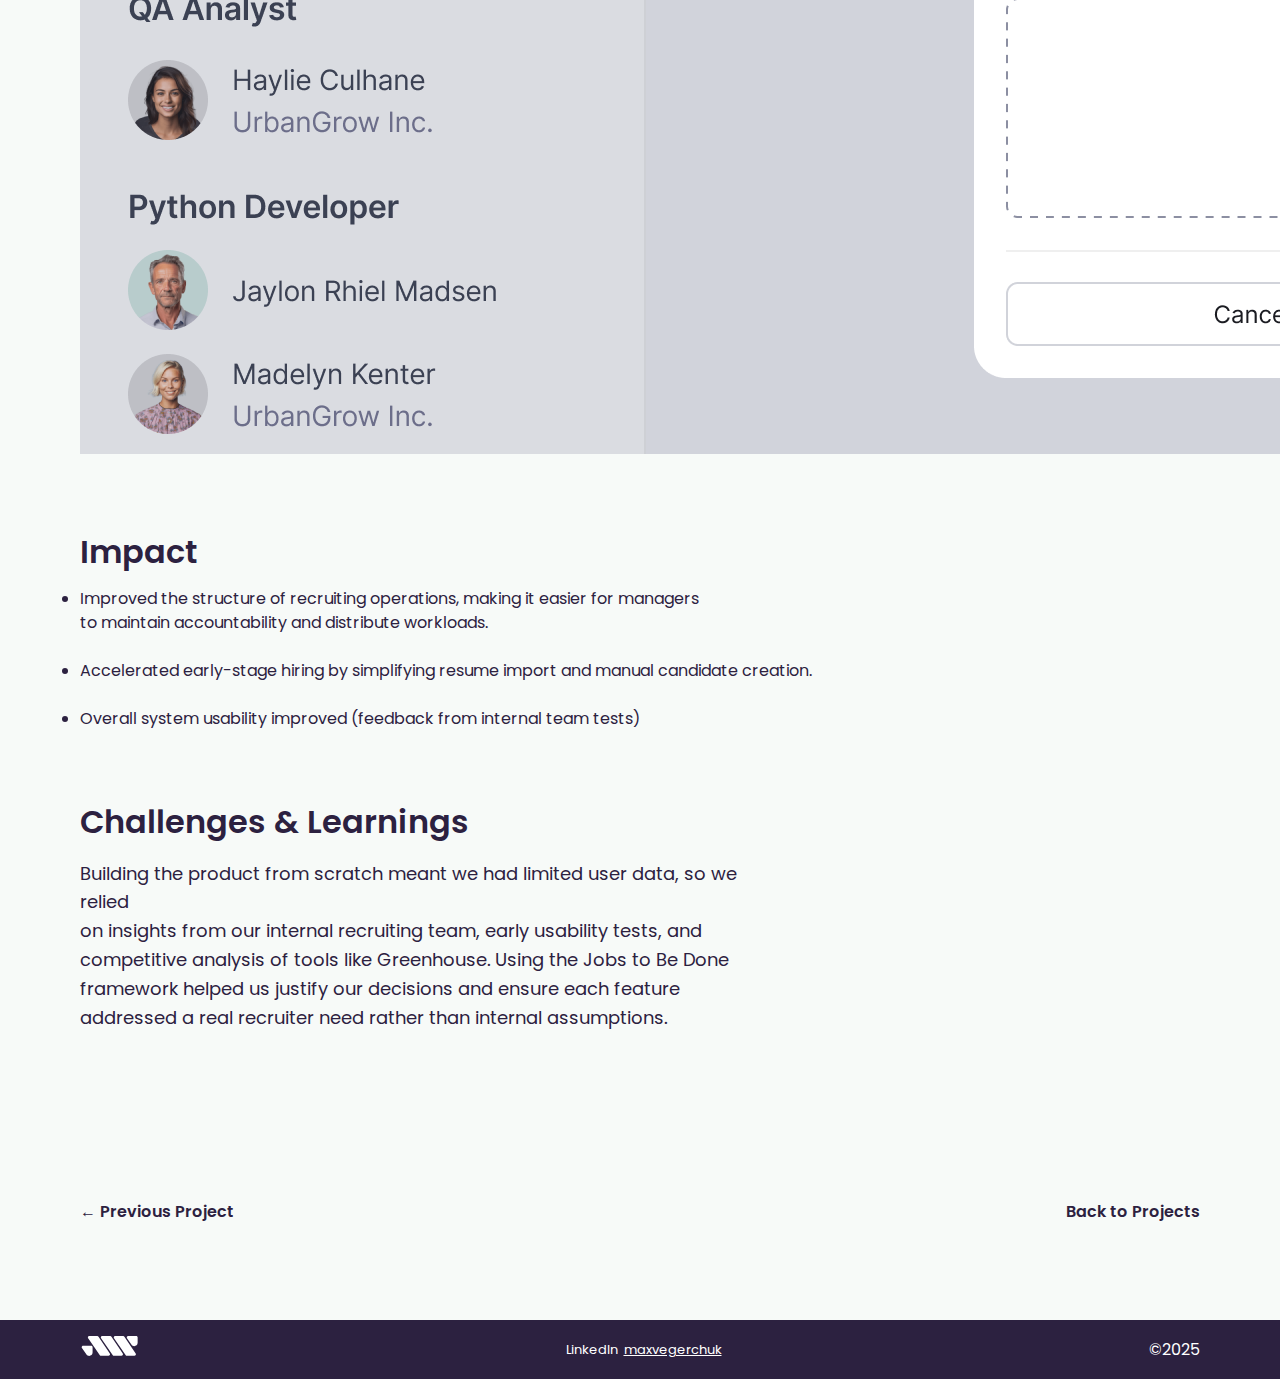
<file: pages/evaryst.html>
<!DOCTYPE html>
<html lang="en">
<head>
    <meta charset="UTF-8" />
    <meta name="viewport" content="width=device-width, initial-scale=1.0" />
    <title>Evaryst - UX/UI Case Study | Max Vegerchuk</title>
    
    <!-- Google Fonts -->
    <link href="https://fonts.googleapis.com/css2?family=Poppins:wght@400;600;700&family=Roboto:wght@400;500;700&display=swap" rel="stylesheet">

    <!-- Custom CSS -->
    <link rel="stylesheet" href="../css/styles.css" />
    <link rel="stylesheet" href="../css/project-page.css" />
</head>
<body>
    <!-- ========== Scroll Container ========== -->
    <div class="scroll-container">
        <!-- ========== Header ========== -->
        <header class="site-header">
            <div class="header-inner">
                <div class="header-logo">
                    <a href="../index.html">
                        <img src="../pics/logo-white.svg" alt="Logo" height="20" />
                    </a>
                </div>
                <nav class="header-nav">
                    <a href="../index.html#portfolio" class="header-link">Projects</a>
                    <a href="../index.html#contact" class="header-link">Contact</a>
                </nav>
            </div>
        </header>

        <!-- ========== Project Content ========== -->
        <main class="project-content">
            <!-- Hero Section -->
            <section class="project-section">
                <div class="project-cover">
                    <img src="../pics/evaryst/cover.png" alt="Evaryst Project Cover" class="cover-image">
                </div>
                <div class="project-hero-content">
                    <h1>Evaryst — Applicant Tracking System</h1>
                    <div class="project-meta">
                        <div class="project-tags">
                            <span class="tag">UX Design</span>
                            <span class="tag">UI Design</span>
                            <span class="tag">Research</span>
                            <span class="tag">Interaction Design</span>
                            <span class="tag">Jobs to Be Done</span>
                        </div>
                    </div>
                </div>
            </section>

            <!-- Overview Section -->
            <section class="project-section">
                <div class="section-content">
                    <h3>Project Details</h3>
                    <div class="info-block">
                        <p>Evaryst is an applicant tracking system designed to bring structure and clarity to the hiring process. I redesigned the core workflows to help recruiting teams manage accounts, balance workload, and add candidates faster and with fewer errors.</p>
                    </div>
                </div>
            </section>

            <section class="project-section">
                <div class="section-content">
                    <h5>Problem</h5>
                    <div class="info-block">
                        <p>Recruiters lack a clear system to manage accounts, track workload, and quickly add new candidates. Because these tasks are scattered across different tools, teams often lose visibility, duplicate efforts, and slow down the hiring pipeline.</p>
                    </div>
                </div>
            </section>

            <section class="project-section">
                <div class="section-content">
                    <h5>Solution</h5>
                    <div class="info-block">
                        <p>The core ATS experience was redesigned to streamline two essential recruiter tasks: assigning companies to the right team members and capturing new candidates through manual entry or resume import. This created clearer ownership across the team and ensured the hiring pipeline stays complete and up to date.</p>
                    </div>
                </div>
            </section>

            <!-- Discover Section -->
            <section class="project-section">
                <div class="section-content">
                    <h3>Main JTBD and flows</h3>
                    
                    <!-- Competitor Analysis Block -->
                    <div class="info-block">
                        <p>1. Create and assign companies to recruiters for streamlining organizational structure and controlling who manages which accounts.</p>
                        
                        <div class="block-image">
                            <img src="../pics/evaryst/jtbd-one.svg" alt="JTBD">
                        </div>
                    </div>

                    <!-- User Research Block -->
                    <div class="info-block">
                        <p>Companies Page</p>
                        <div class="block-image">
                            <img src="../pics/evaryst/companies-page.png" alt="Companies page">
                        </div>
                    </div>

                    <div class="info-block">
                        <p>Add New Company</p>
                        <div class="block-image">
                            <img src="../pics/evaryst/create-company-modal.png" alt="Add New Company">
                        </div>
                    </div>

                    <div class="info-block">
                        <p>Company Details Page</p>
                        <div class="block-image">
                            <img src="../pics/evaryst/company-detail-page.png" alt="Company detail page">
                        </div>
                    </div>

                    <div class="info-block">
                        <p>Assign Recruiter</p>
                        <div class="block-image">
                            <img src="../pics/evaryst/add-recruiter.png" alt="Company detail page">
                        </div>
                    </div>

                    <!-- Competitor Analysis Block -->
                    <div class="info-block">
                        <p>2. Add candidates manually or import resumes for 
                            quickly expanding the candidate pool and ensuring all potential hires are captured in the system.</p>
                        
                        <div class="block-image">
                            <img src="../pics/evaryst/jtbd-two.svg" alt="JTBD">
                        </div>
                    </div>

                    <div class="info-block">
                        <p>Candidates list page</p>
                        <div class="block-image">
                            <img src="../pics/evaryst/candiates-page.png" alt="Candidate list">
                        </div>
                    </div>

                    <div class="info-block">
                        <p>Add Candidate</p>
                        <div class="block-image">
                            <img src="../pics/evaryst/add-candidate.png" alt="Add Candidate">
                        </div>
                    </div>


                </div>
            </section>

            
            <!-- Final Design -->
            <section class="project-section">
                <div class="section-content">
                    <h3>Impact</h3>
                    <div class="info-block">
                        <li>Improved the structure of recruiting operations, making it easier for managers <br> to maintain accountability and distribute workloads.</li><br>
                        <li>Accelerated early-stage hiring by simplifying resume import and manual candidate creation.</li><br>
                        <li>Overall system usability improved (feedback from internal team tests)</li><br>
                    </div>
                </div>

                <div class="section-content">
                    <h3>Challenges & Learnings</h3>
                    <div class="info-block">
                        <p>Building the product from scratch meant we had limited user data, so we relied <br>on insights from our internal recruiting team, early usability tests, and competitive analysis of tools like Greenhouse. Using the Jobs to Be Done framework helped us justify our decisions and ensure each feature addressed a real recruiter need rather than internal assumptions.</p><br>
                    </div>
                </div>
            </section>

            <!-- Navigation -->
            <nav class="project-navigation">
                <div class="nav-links">
                    <a href="travellizy.html" class="nav-link">← Previous Project</a>
                    <a href="../index.html#portfolio" class="nav-link">Back to Projects</a>
                </div>
            </nav>
        </main>

        <!-- ========== Footer ========== -->
        <footer class="site-footer project-footer">
            <div class="footer-container">
                <div class="footer-block footer-logo-block">
                    <a href="../index.html">
                        <img src="../pics/logo-white.svg" alt="Company Logo" title="Company Logo" height="20" />
                    </a>
                </div>
                <div class="footer-block footer-contact-block">
                    <div class="social-links">
                        <div class="social-block">
                            <div class="social-name">LinkedIn</div>
                            <a href="https://www.linkedin.com/in/maxvegerchuk/" target="_blank" rel="noopener noreferrer" title="LinkedIn Profile">maxvegerchuk</a>
                        </div>
                    </div>
                </div>
                <div class="footer-block footer-copy-block">
                    <p>©2025</p>
                </div>
            </div>
        </footer>
    </div>

    <script src="../js/main.js"></script>
    <script src="../js/project-page.js"></script>
</body>
</html>
</file>
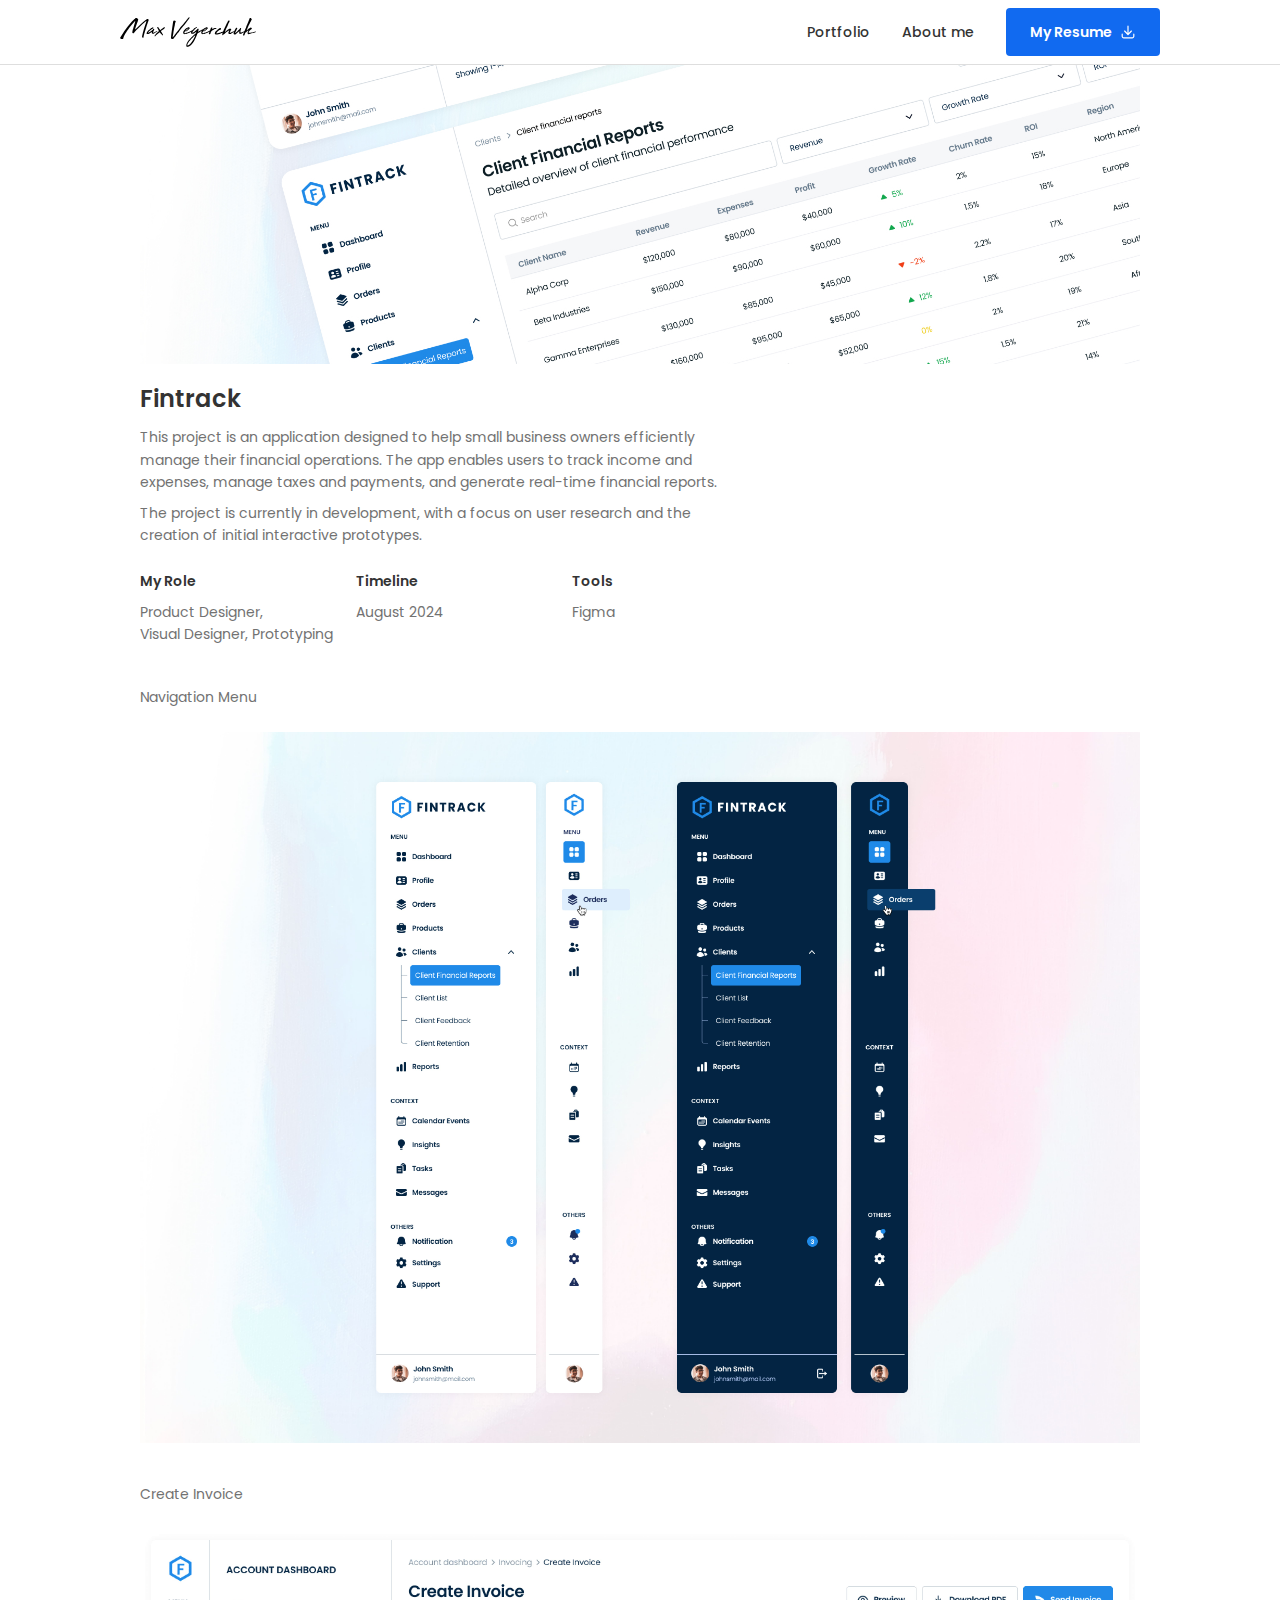
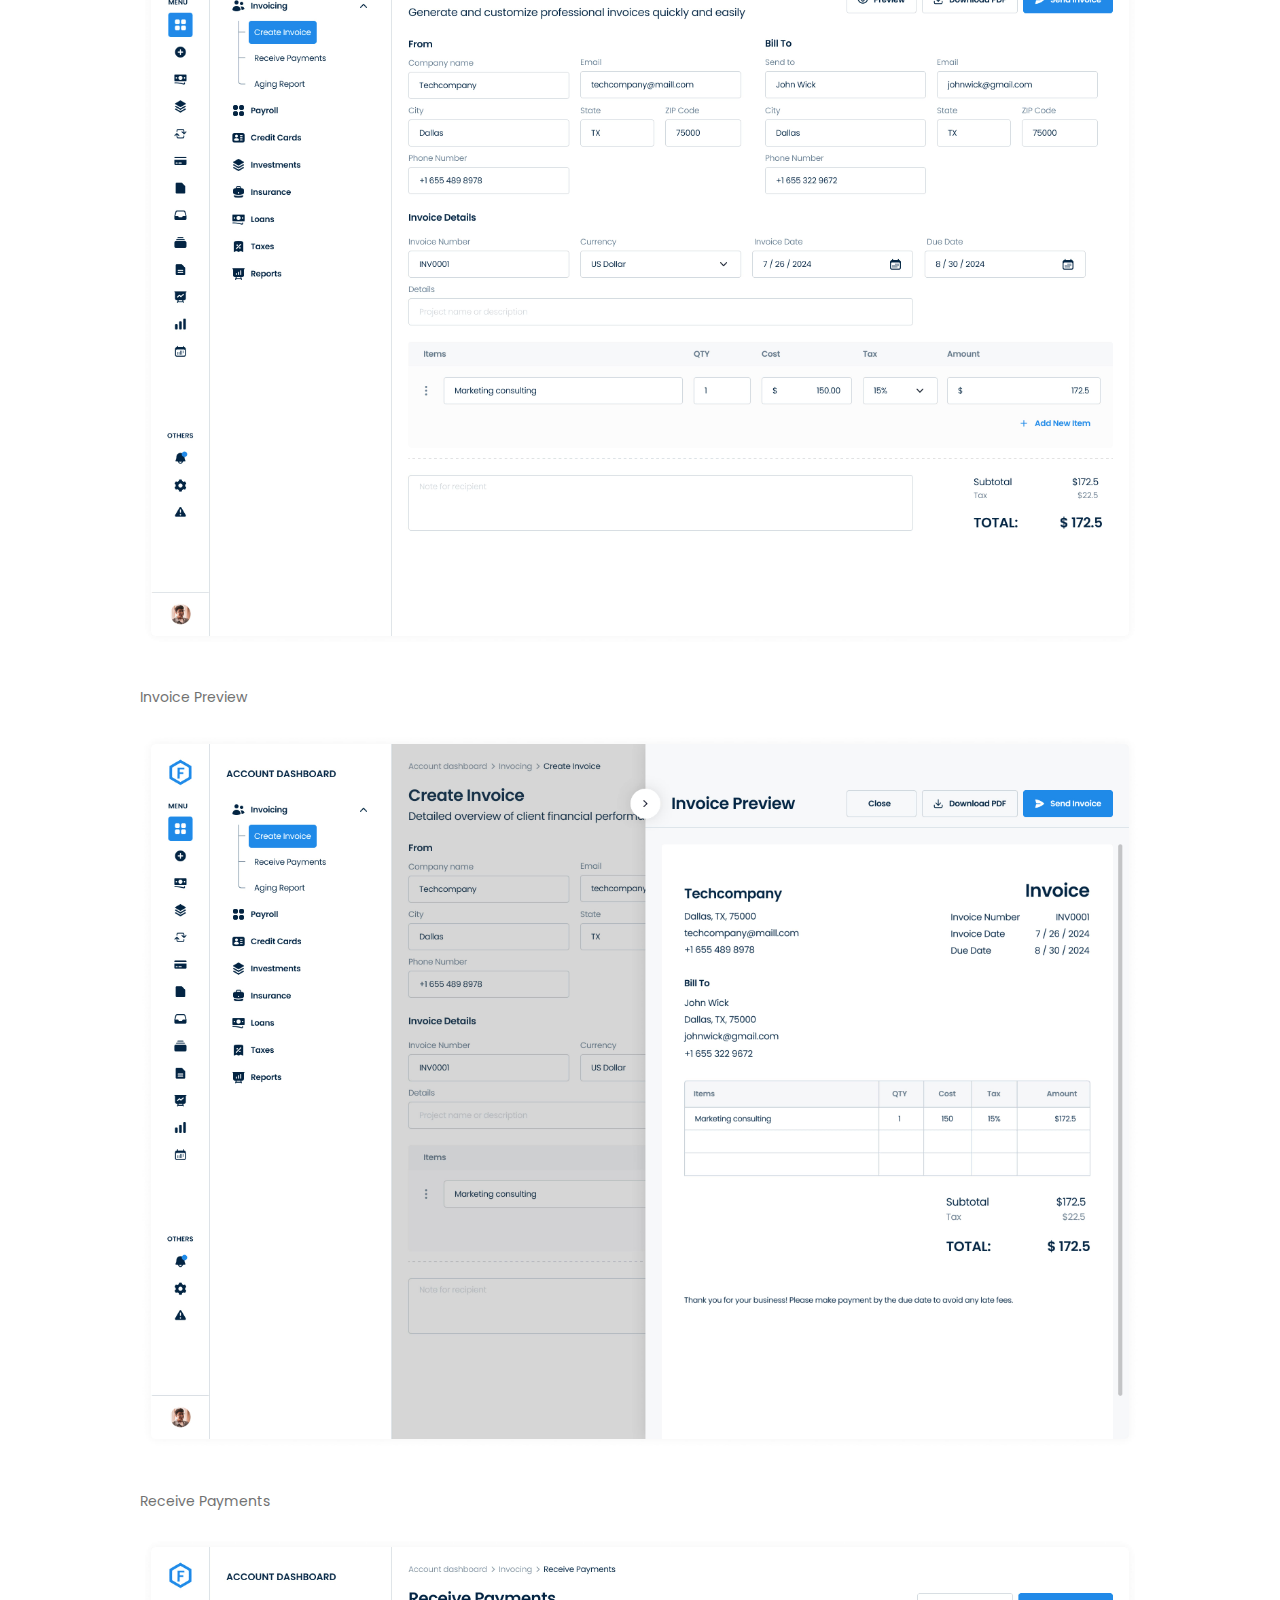
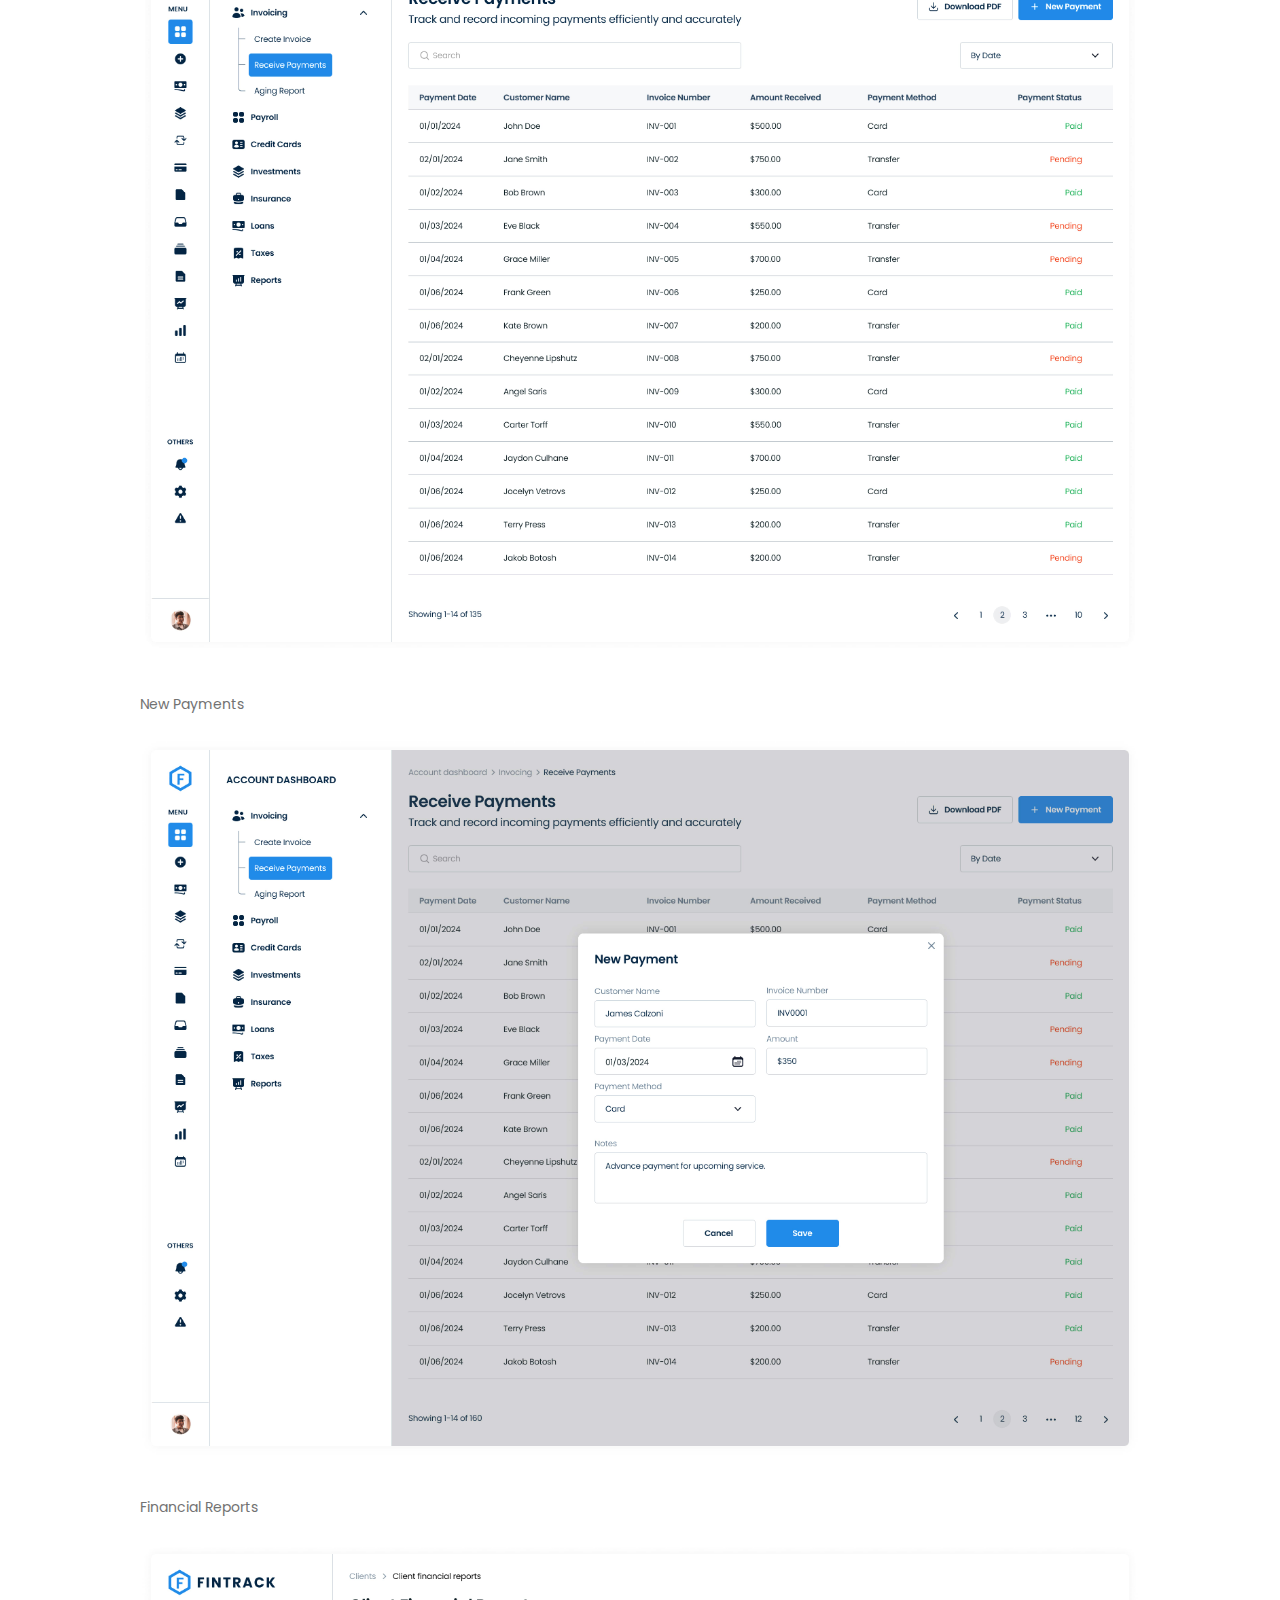
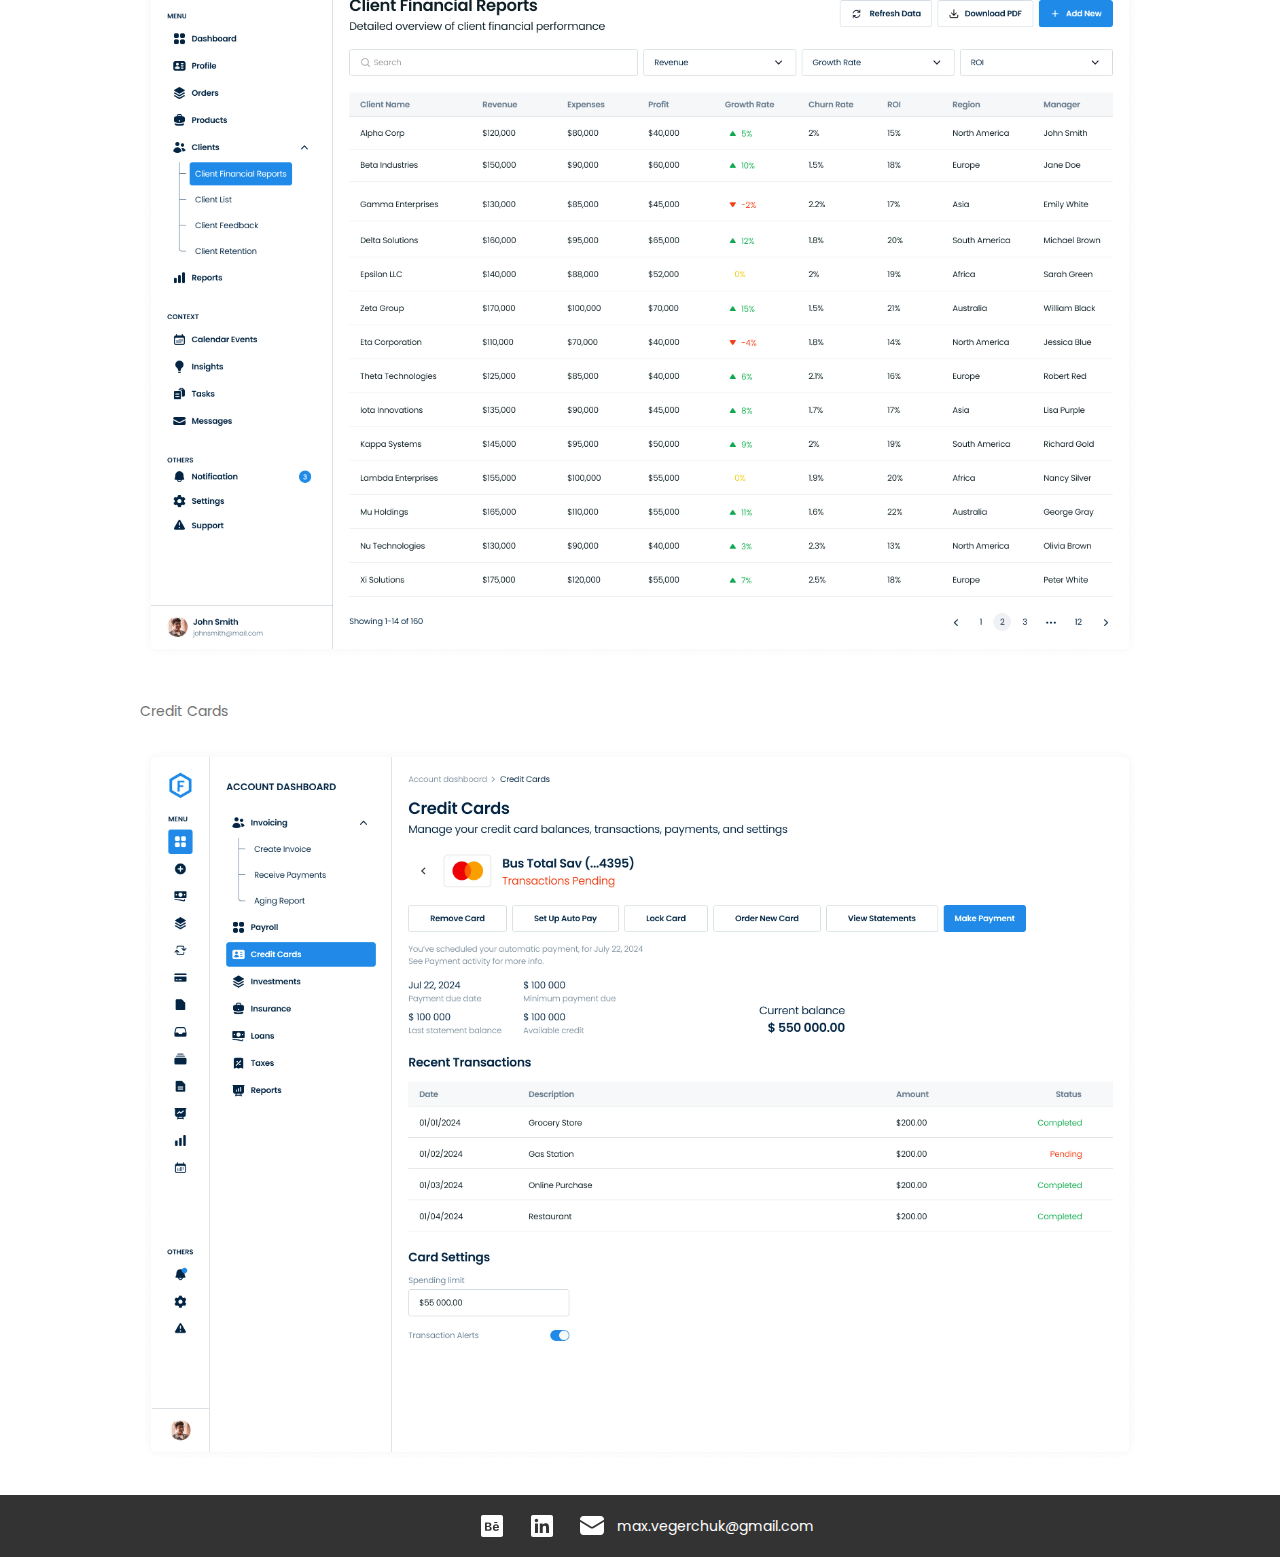
<file: portfolio/fintrack.html>
<!DOCTYPE html>
<html lang="en">
<head>
    <meta charset="UTF-8">
    <meta name="viewport" content="width=device-width, initial-scale=1.0">
    <link href="https://fonts.googleapis.com/css2?family=Poppins:wght@400;500;600;700&display=swap" rel="stylesheet">
    <link rel="stylesheet" href="../css/style.css">
</head>
<body>
    <header>
        <nav>
            <div class="nav-logo">
                <a href="../index.html">
                    <img src="../pics/Logo/m.vegerchuk-logo.svg" alt="M. Vegerchuk Logo">
                </a>
            </div>
            <ul class="nav-links">
                <li><a href="../index.html#portfolio-title">Portfolio</a></li>
                <li><a href="../aboutme.html">About me</a></li>
                <li>
                    <a href="https://drive.google.com/uc?export=download&id=1qEEX9K6TG9hydOg7LJ45rPmVt67Mu9xU" class="nav-resume-btn">
                        My Resume
                        <img src="../pics/icons/arrow-down-tray.svg" alt="Download" class="nav-resume-icon">
                    </a>
                </li>
            </ul>
        </nav>
    </header>

    <section class="project-section">
        <div class="project-header">
            <img src="../pics/projects/fintrack/portfolio-cover.jpg" alt="Fintrack" class="project-image">
        </div>
        <h1>Fintrack</h1>
        <p>This project is an application designed to help small business owners efficiently manage their financial operations. The app enables users to track income and expenses, manage taxes and payments, and generate real-time financial reports.</p>
        <p>The project is currently in development, with a focus on user research and the creation of initial interactive prototypes.</p>
        <div class="project-info">
            <div class="project-info-box">
                <p class="bold-text">My Role</p>
                <p>Product Designer, <br> Visual Designer, Prototyping</p>
            </div>
            <div class="project-info-box">
                <p class="bold-text">Timeline</p>
                <p>August 2024</p>
            </div>
            <div class="project-info-box">
                <p class="bold-text">Tools</p>
                <p>Figma</p>
            </div>
        </div>
        
        
        <div class="project-content-text-only" style="margin-top: 32px;">
            <div class="text-column">
                <p>Navigation Menu</p>
                <!-- Добавьте больше текста здесь -->
            </div>
            <div class="image-column" style="margin: 24px 0px 0px 0px;">
                <img src="../pics/projects/fintrack/Fintrack menu.jpg" alt="Menu" class="detail-image">
            </div>

            <div class="text-column" style="margin-top: 32px;">
                <p>Create Invoice</p>
                <!-- Добавьте больше текста здесь -->
            </div>
            <div class="image-column" style="margin: 24px 0px 0px 0px;">
                <img src="../pics/projects/fintrack/Create Invoice.jpg" alt="Menu" class="detail-image">
            </div>

            <div class="text-column" style="margin-top: 32px;">
                <p>Invoice Preview</p>
                <!-- Добавьте больше текста здесь -->
            </div>
            <div class="image-column" style="margin: 24px 0px 0px 0px;">
                <img src="../pics/projects/fintrack/Invoice Preview.jpg" alt="Menu" class="detail-image">
            </div>

            <div class="text-column" style="margin-top: 32px;">
                <p>Receive Payments</p>
                <!-- Добавьте больше текста здесь -->
            </div>
            <div class="image-column" style="margin: 24px 0px 0px 0px;">
                <img src="../pics/projects/fintrack/Receive Payments.jpg" alt="Menu" class="detail-image">
            </div>

            <div class="text-column" style="margin-top: 32px;">
                <p>New Payments</p>
                <!-- Добавьте больше текста здесь -->
            </div>
            <div class="image-column" style="margin: 24px 0px 0px 0px;">
                <img src="../pics/projects/fintrack/New Payments.jpg" alt="Menu" class="detail-image">
            </div>

            <div class="text-column" style="margin-top: 32px;">
                <p>Financial Reports</p>
                <!-- Добавьте больше текста здесь -->
            </div>
            <div class="image-column" style="margin: 24px 0px 0px 0px;">
                <img src="../pics/projects/fintrack/fin-reports.jpg" alt="Menu" class="detail-image">
            </div>

            <div class="text-column" style="margin-top: 32px;">
                <p>Credit Cards</p>
                <!-- Добавьте больше текста здесь -->
            </div>
            <div class="image-column" style="margin: 24px 0px 0px 0px;">
                <img src="../pics/projects/fintrack/Credit Cards.jpg" alt="Menu" class="detail-image">
            </div>

        </div>
    </section>
        
    
    <footer>
        <a href="https://www.behance.net/maxvegerchuk" target="_blank" class="icon" aria-label="Behance">
            <img src="../pics/icons/behance.svg" alt="Behance">
        </a>
        <a href="https://www.linkedin.com/in/maxvegerchuk/" target="_blank" class="icon" aria-label="LinkedIn">
            <img src="../pics/icons/linkedin.svg" alt="LinkedIn">
        </a>
        <div style="align-items: center; display: flex; justify-content: center;">
            <a href="mailto:max.vegerchuk@gmail.com" class="icon" aria-label="Email">
                <img src="../pics/icons/Email.svg" alt="Email">
            </a>
            <span class="email">max.vegerchuk@gmail.com</span>
        </div>
    </footer>
    <script src="../js/main.js"></script>
</body>
</html>
</file>
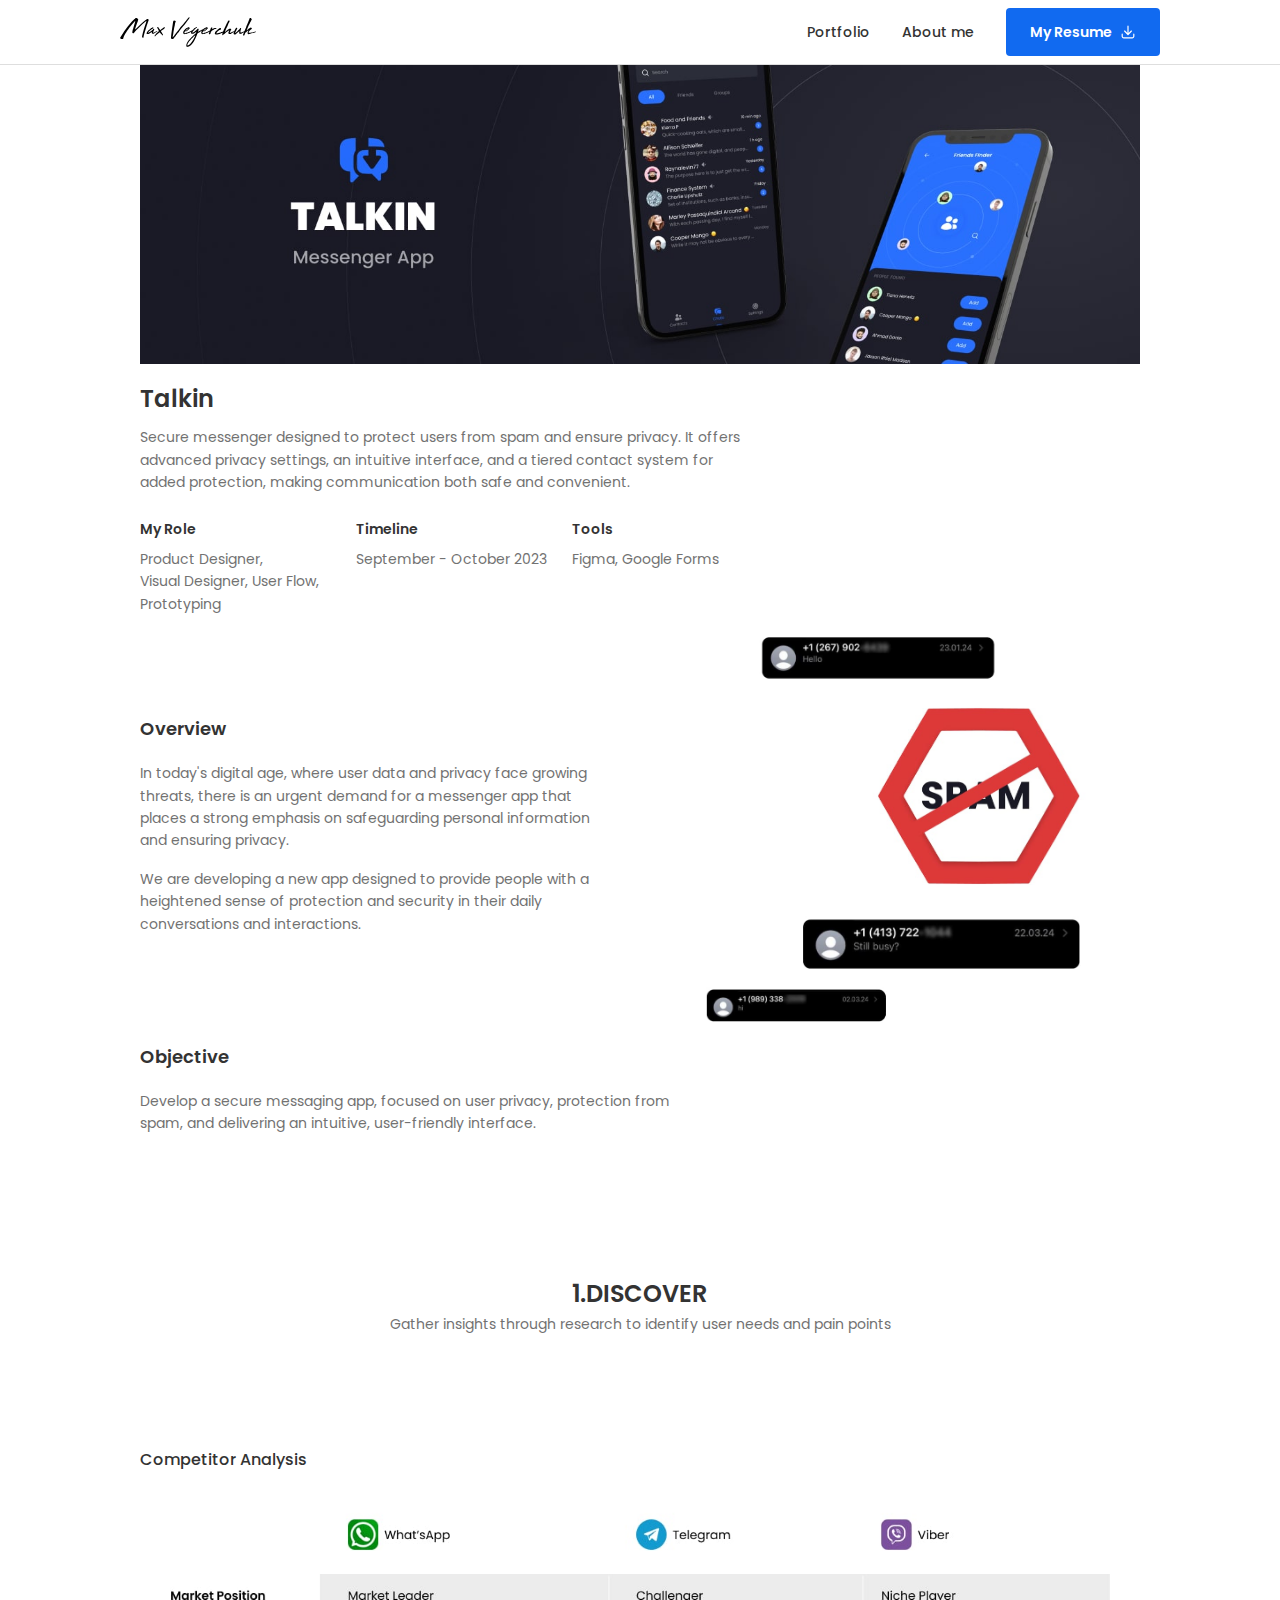
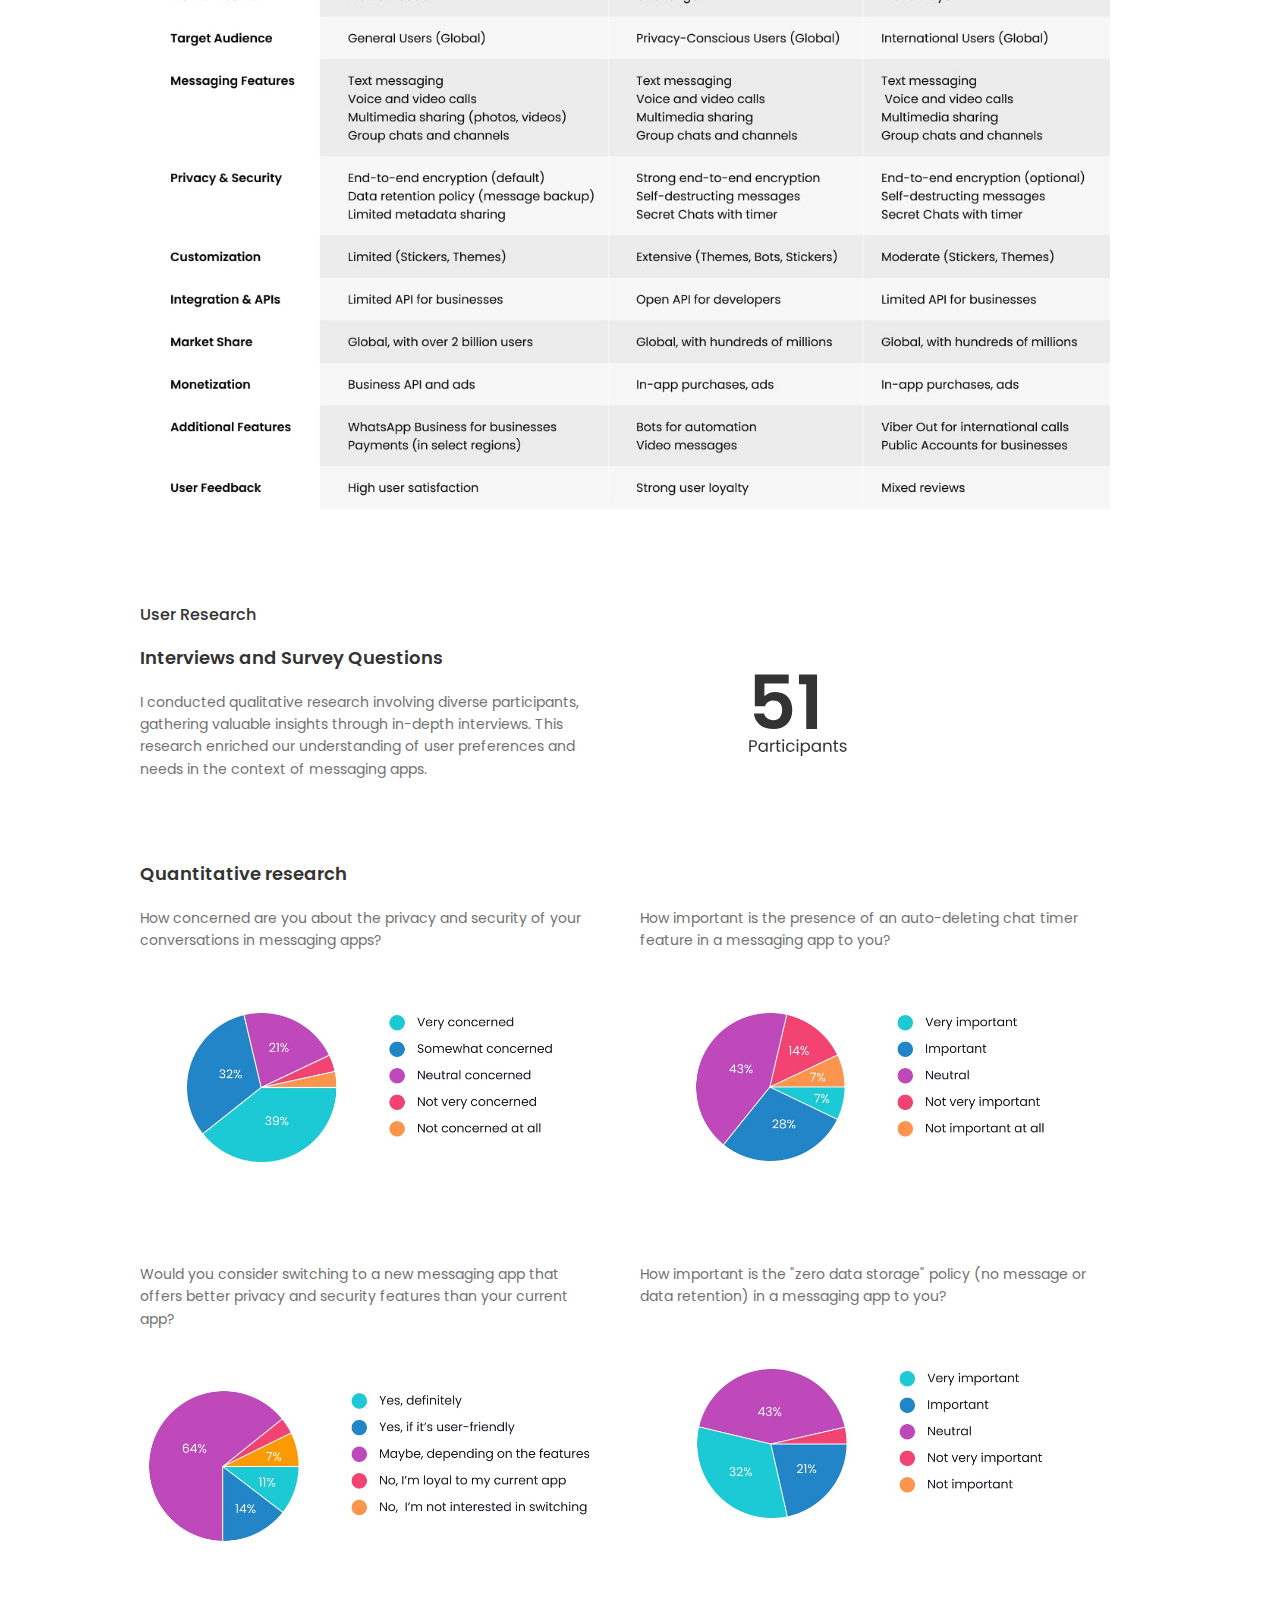
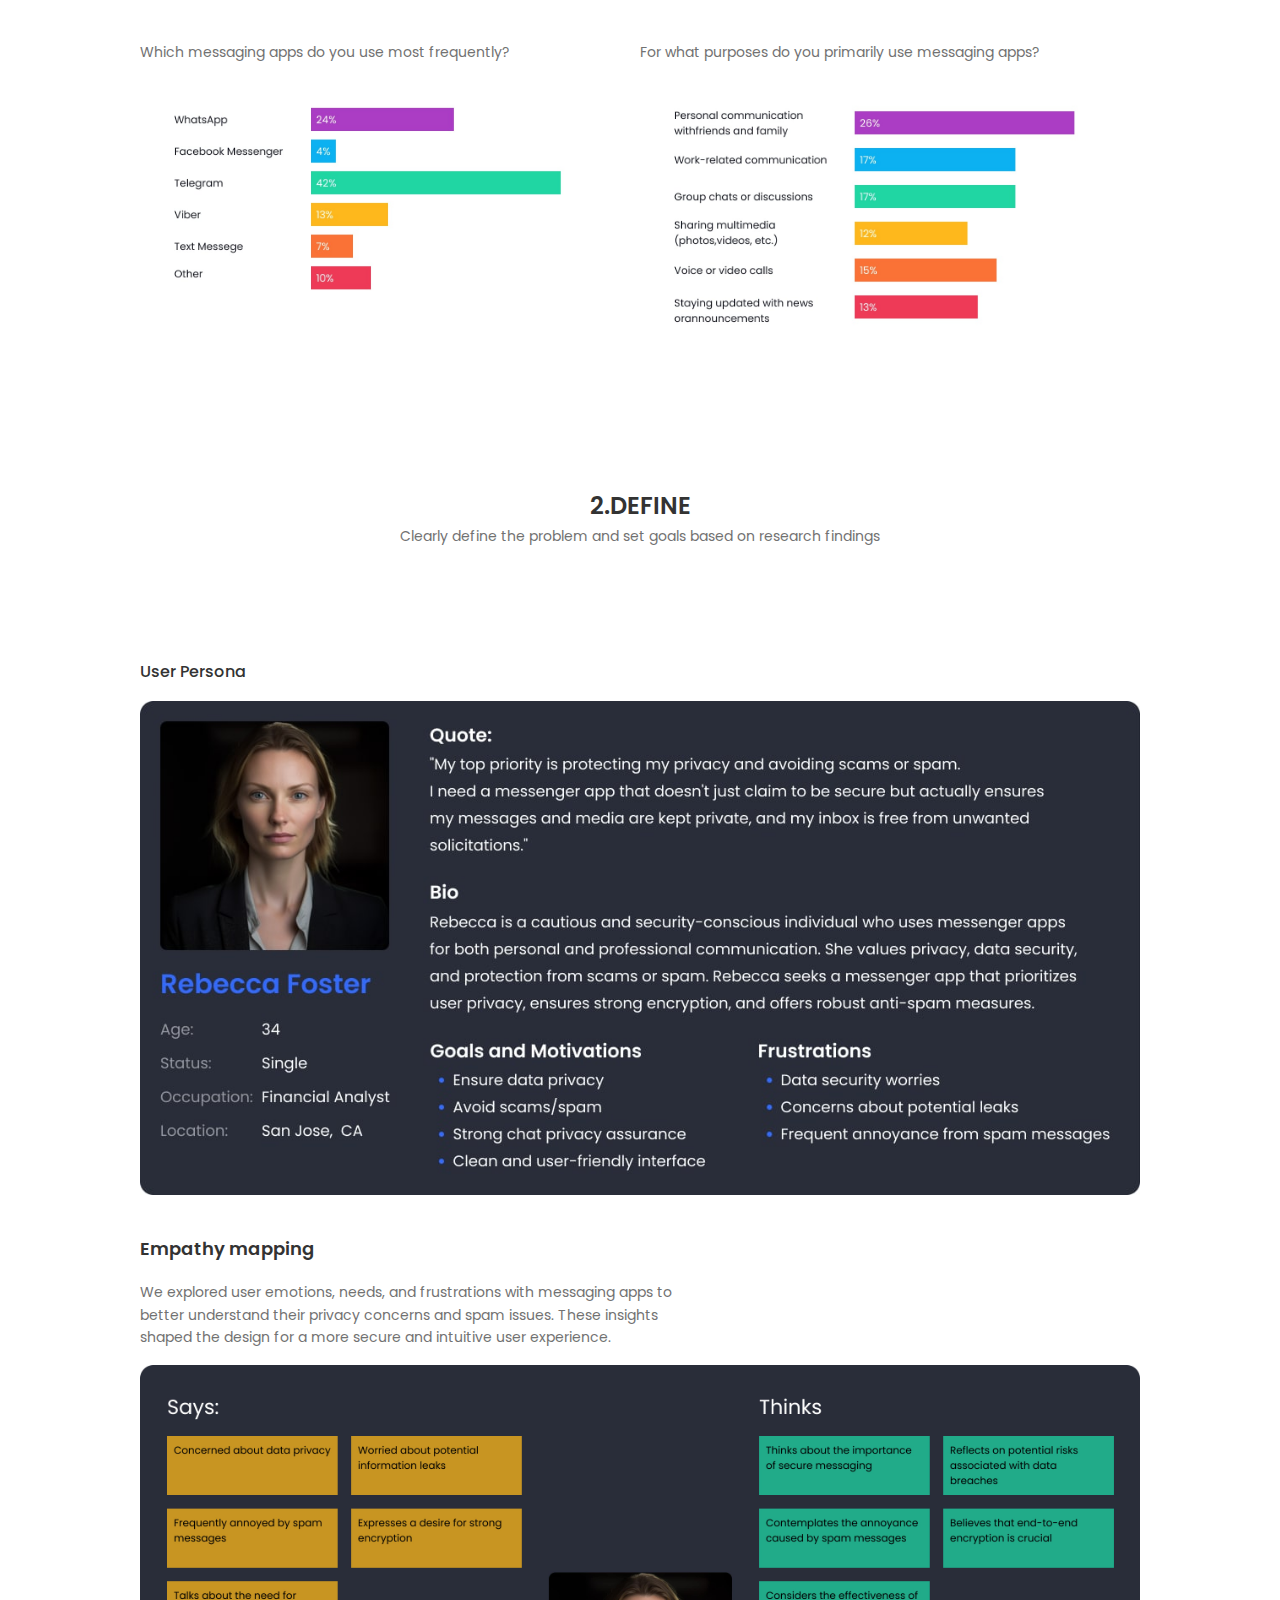
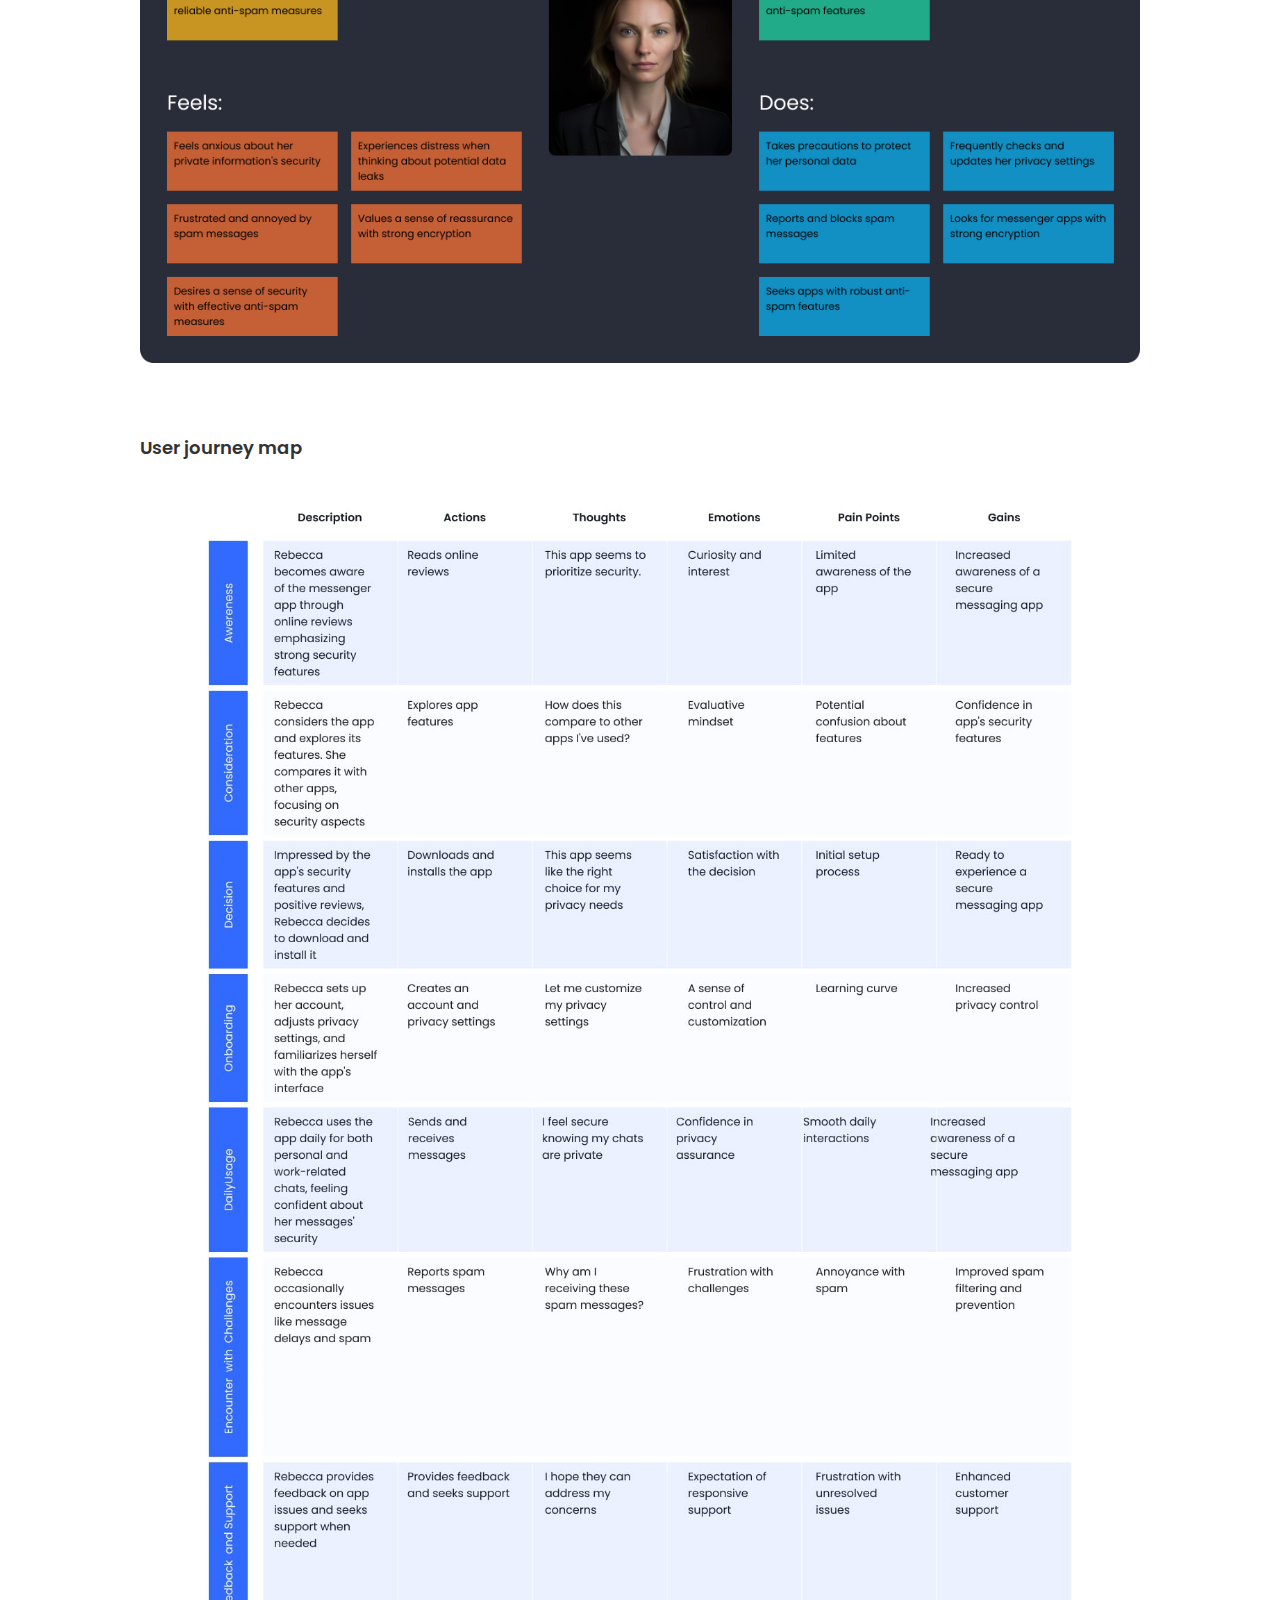
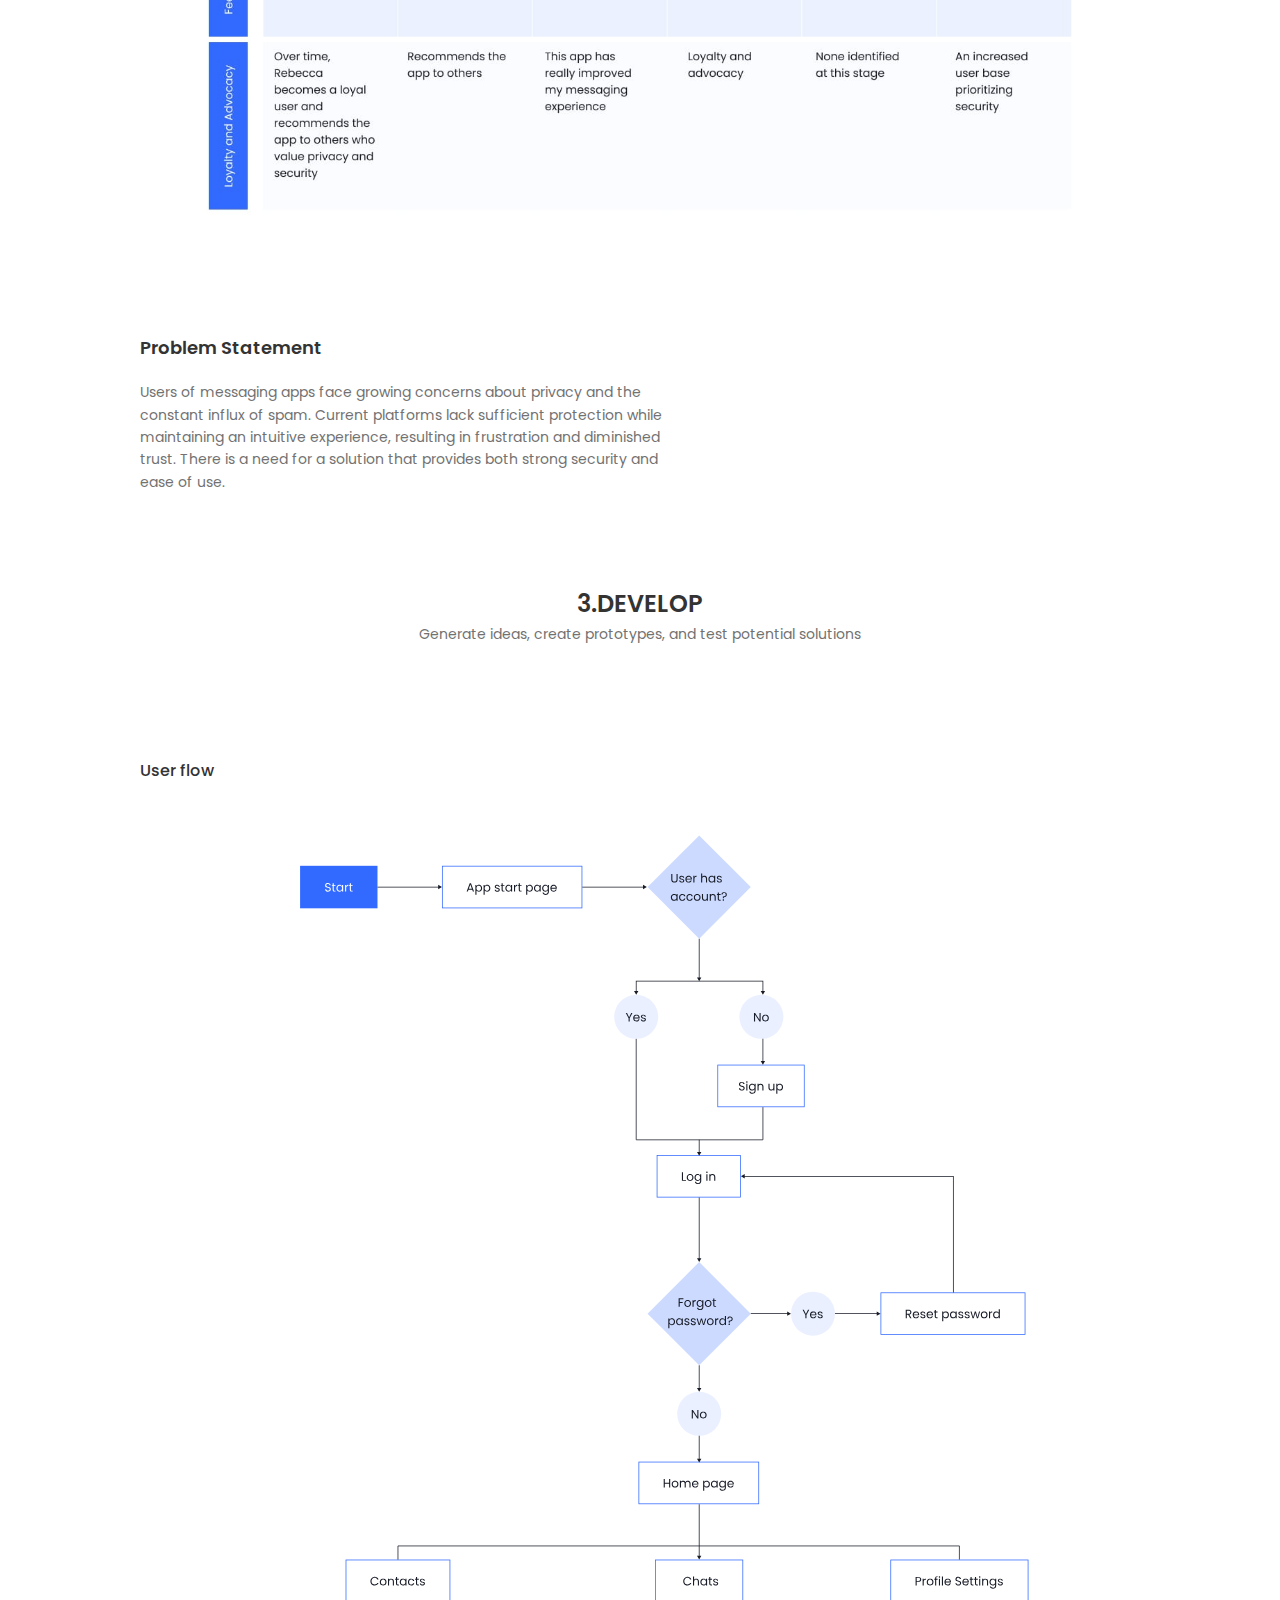
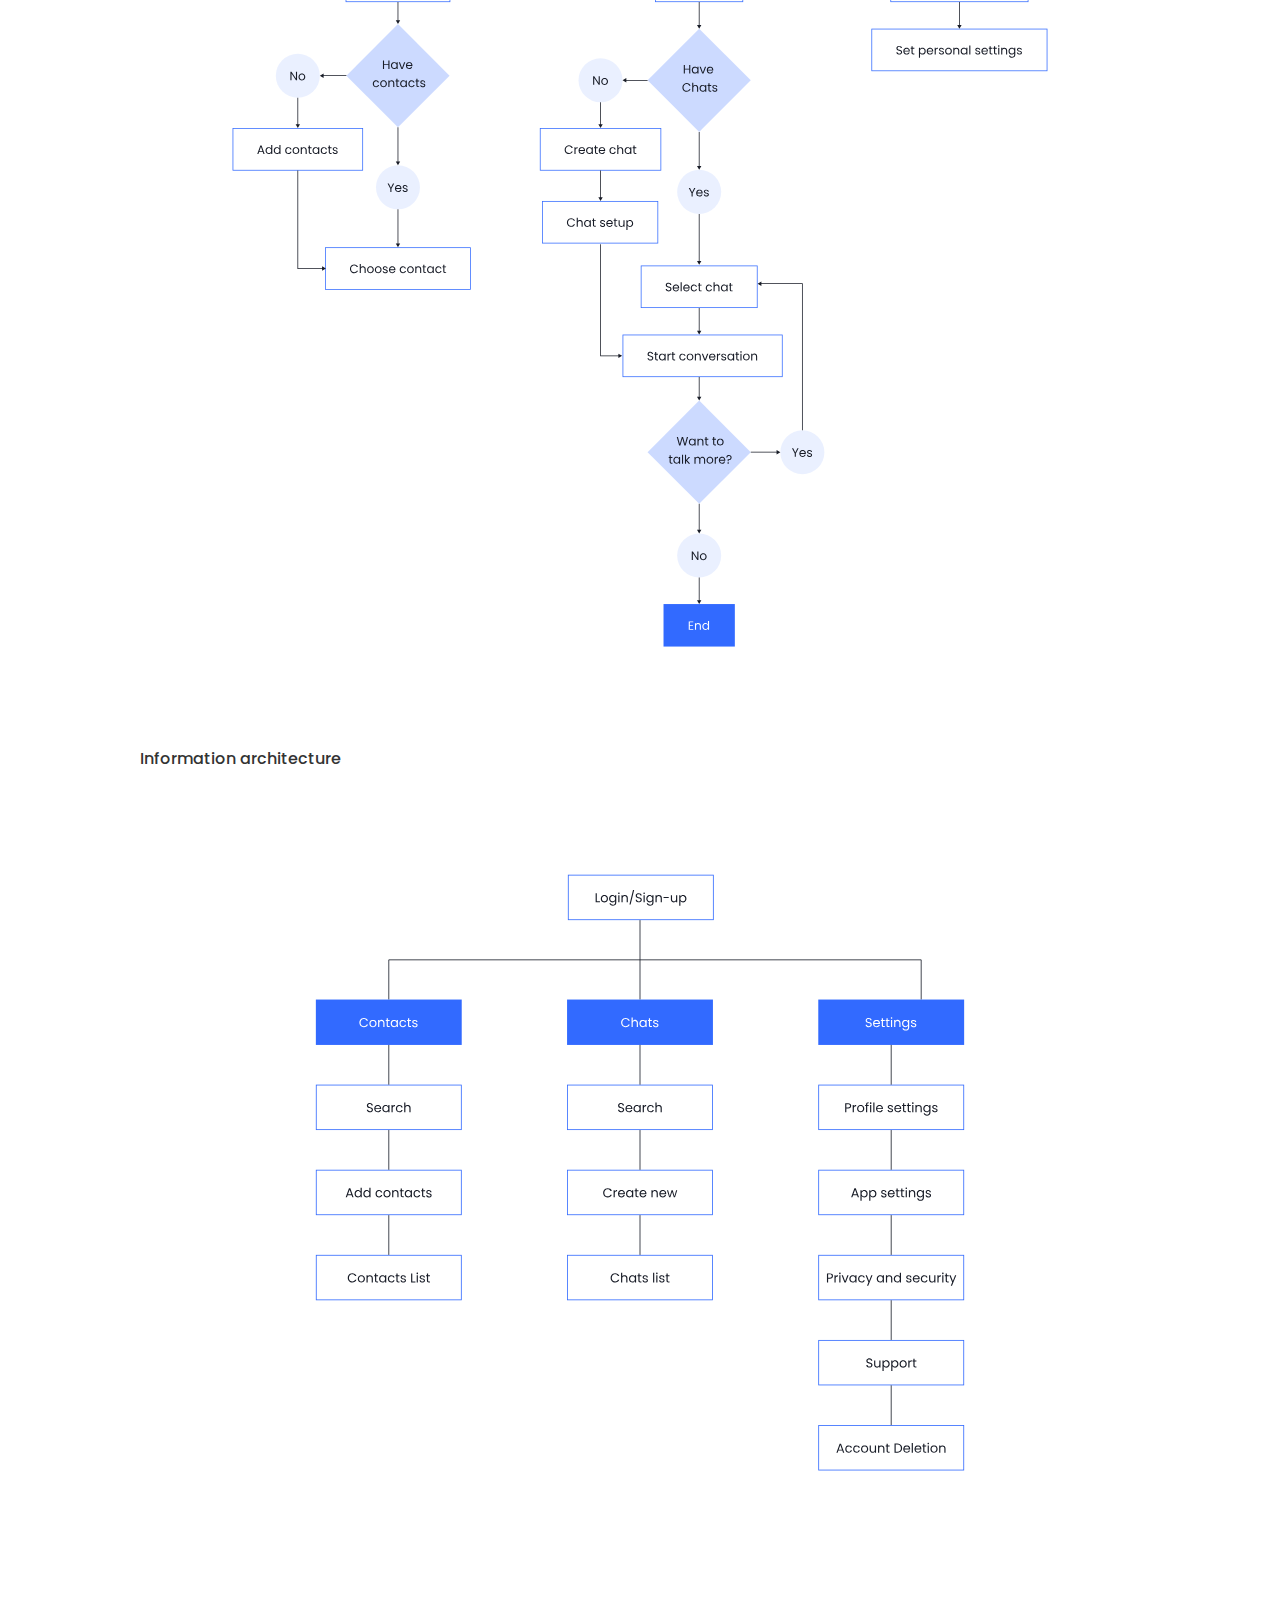
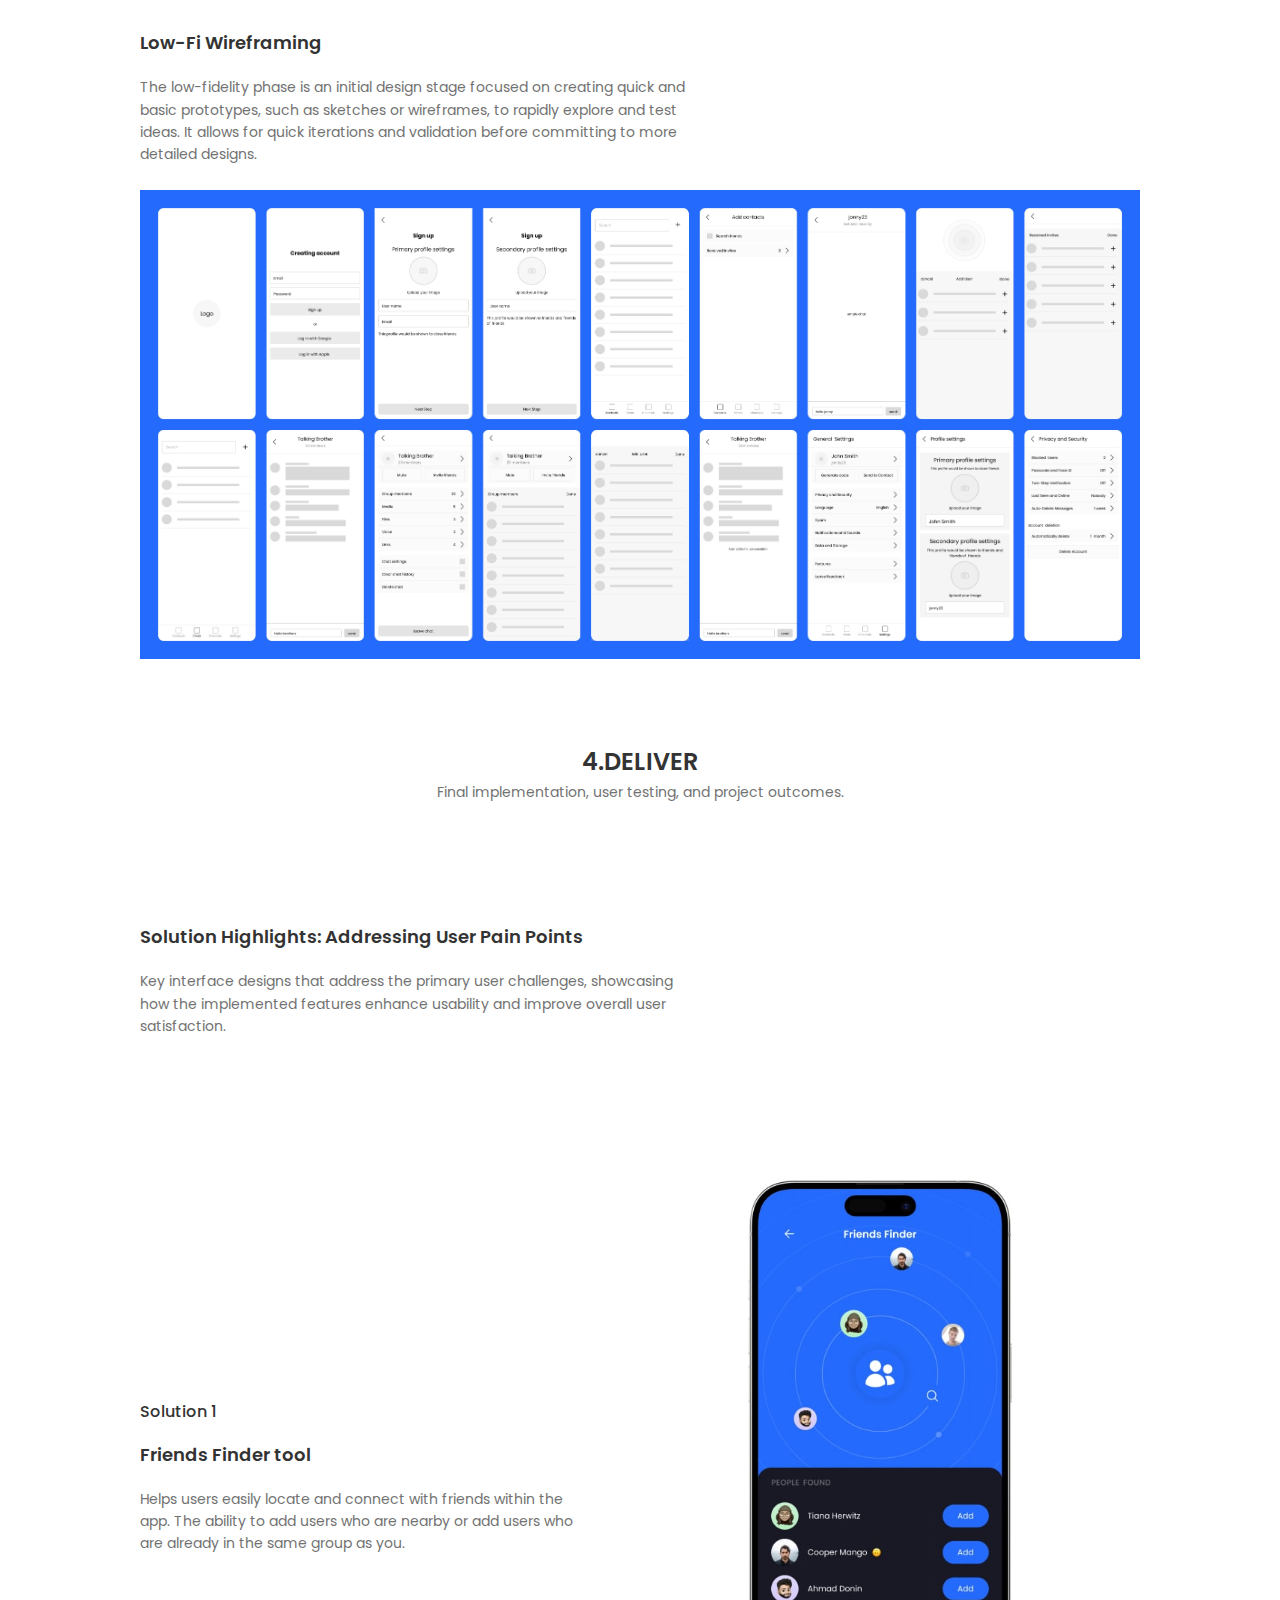
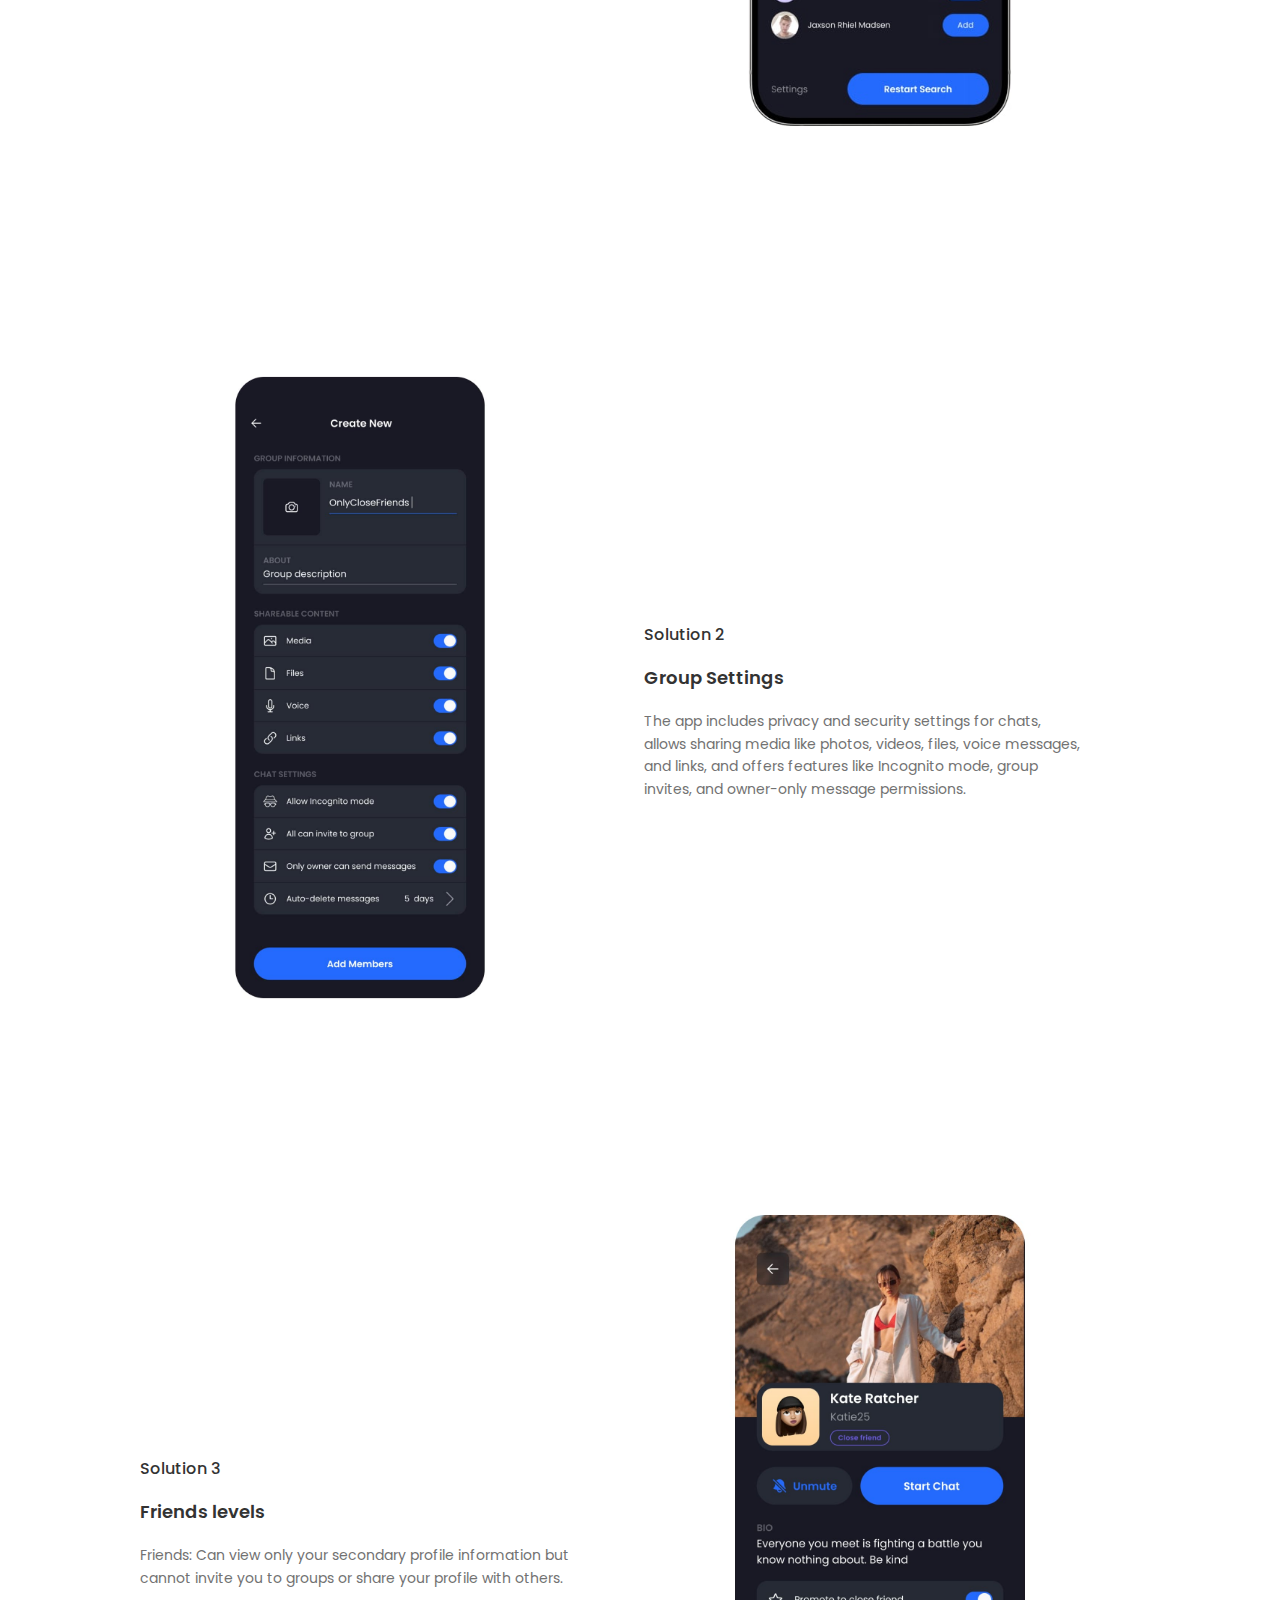
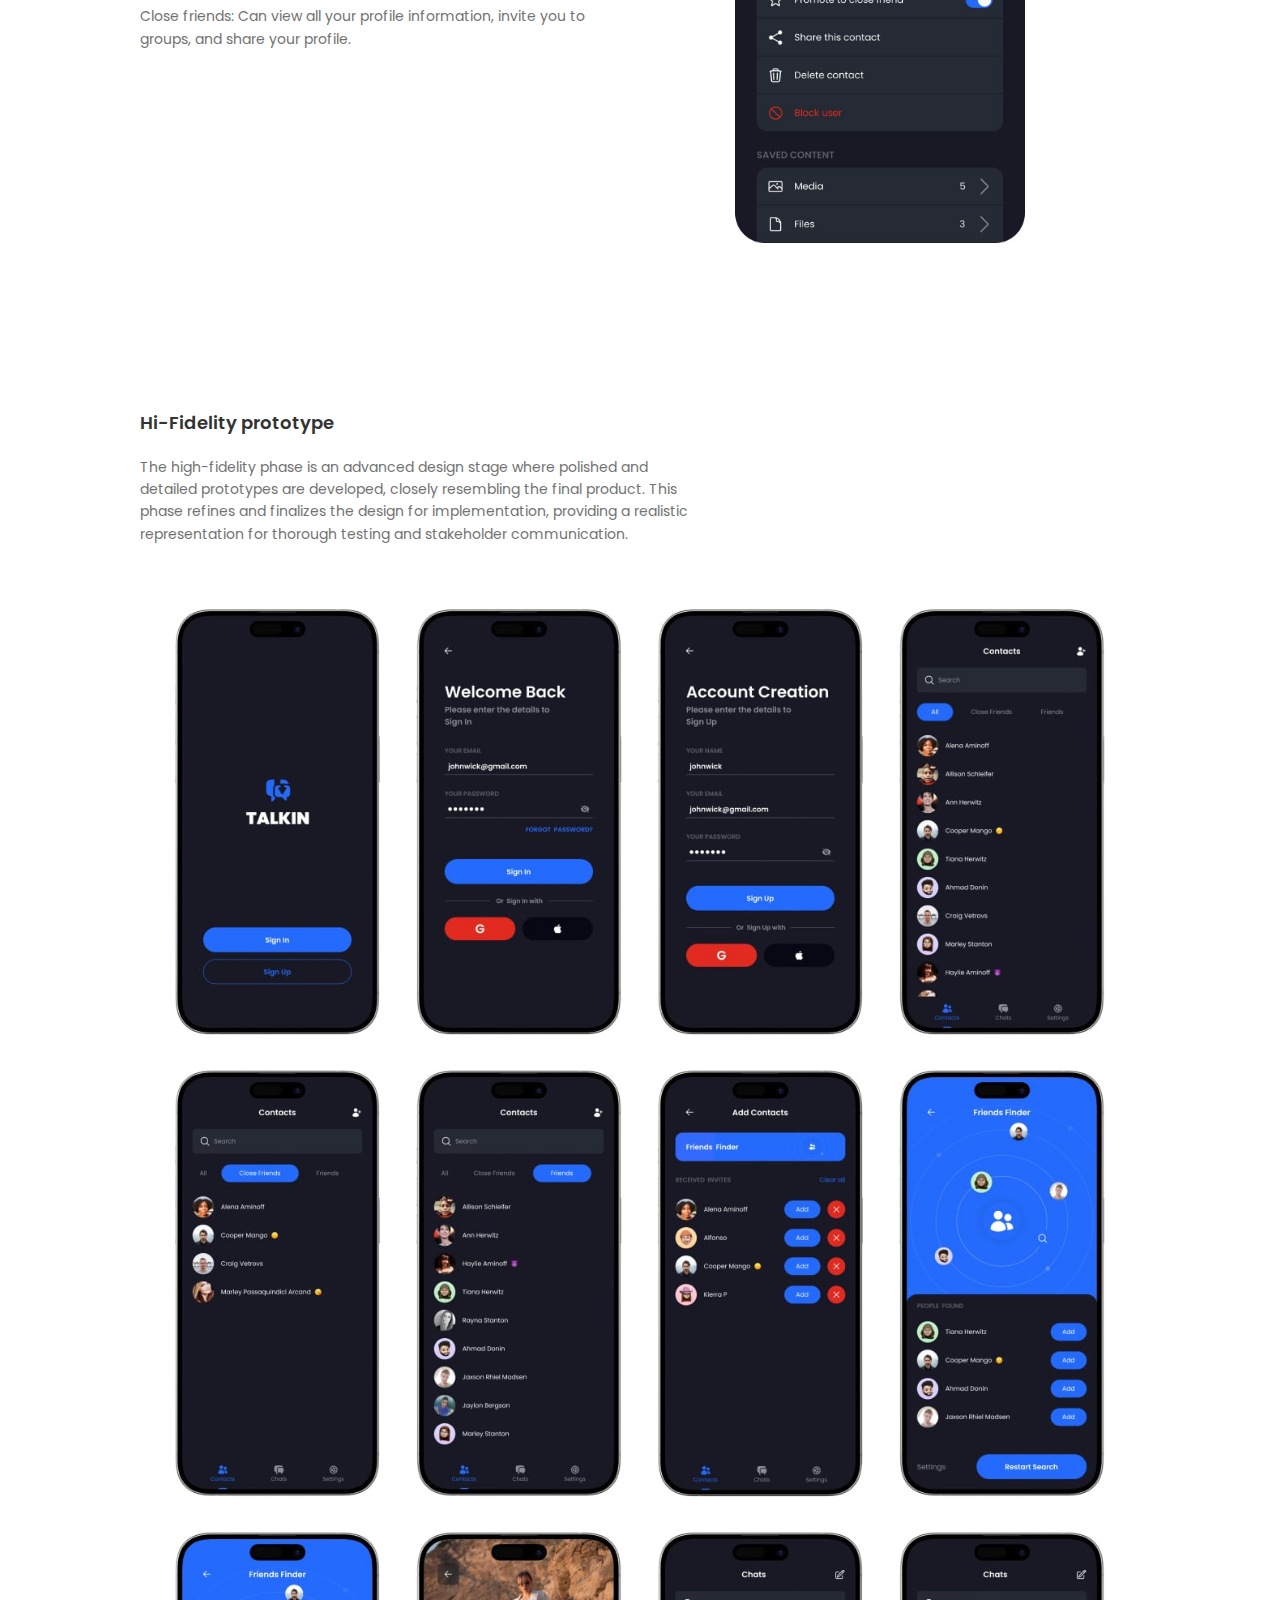
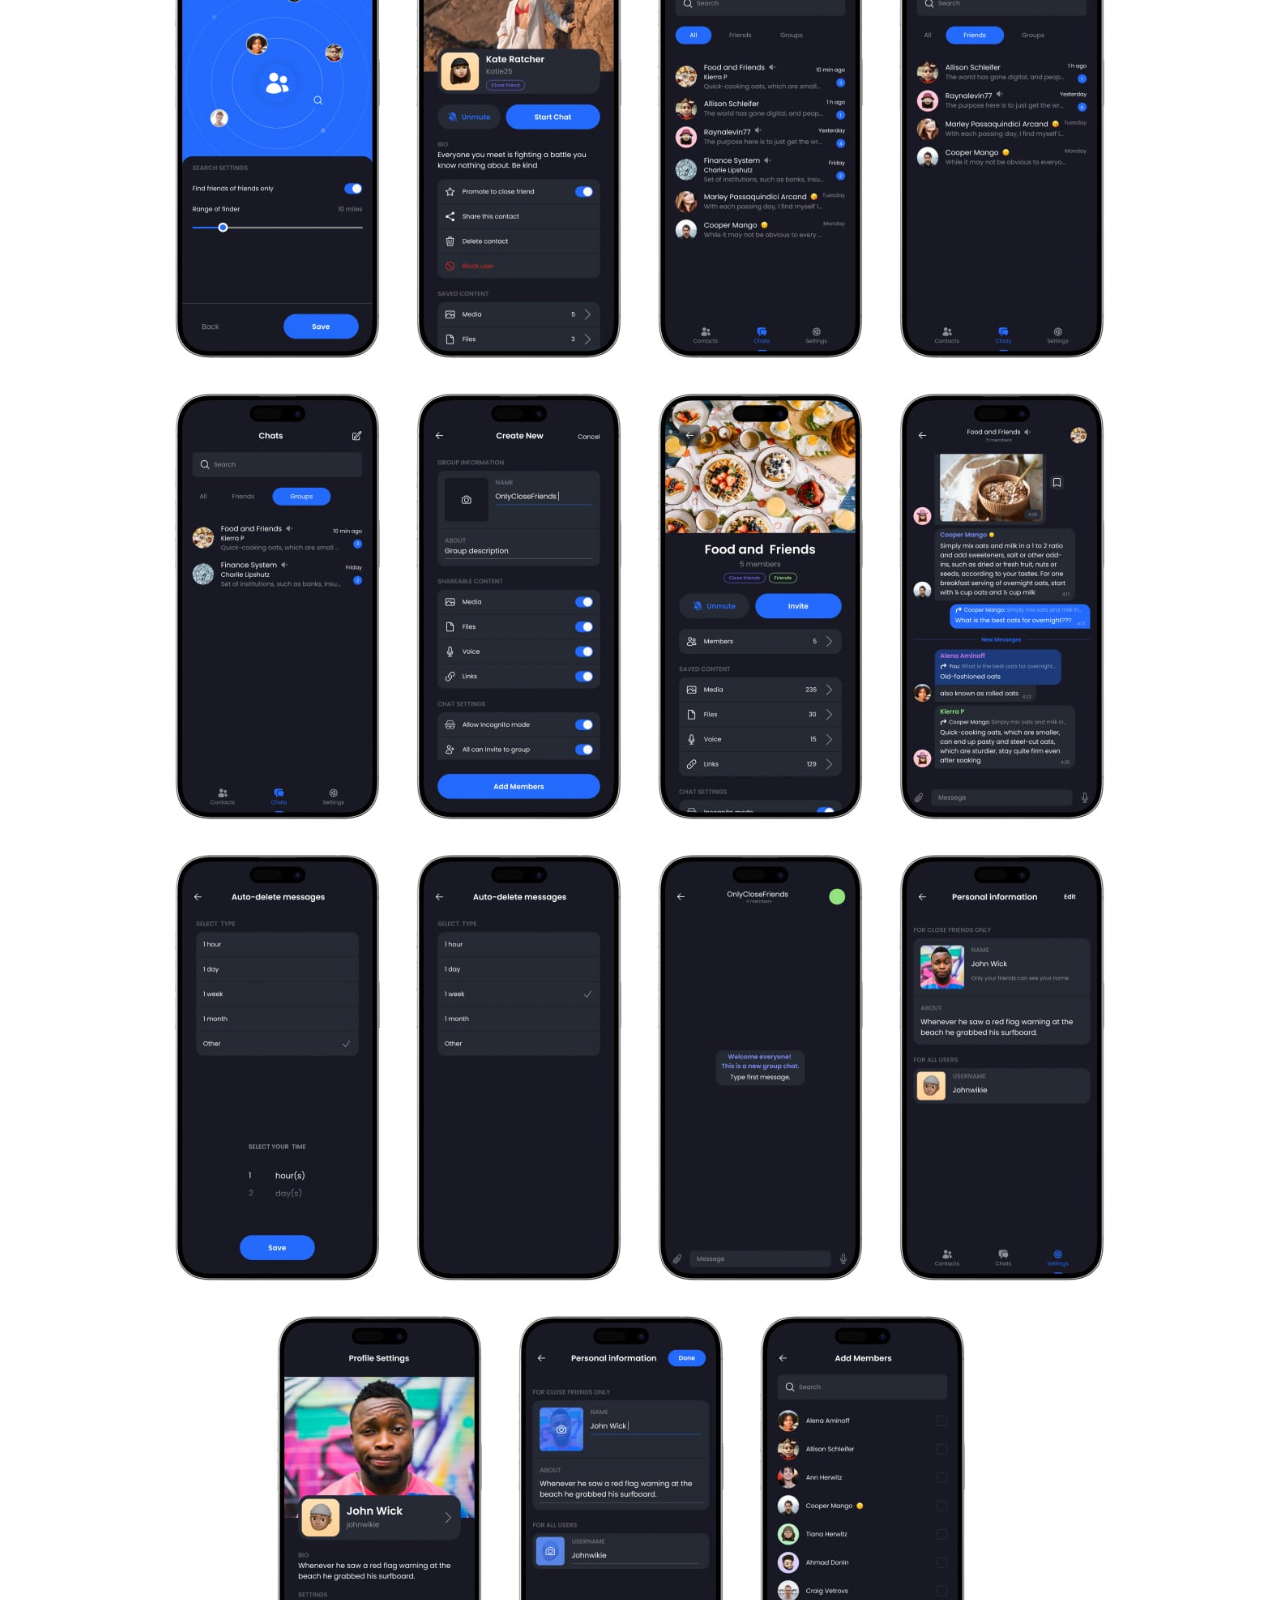
<file: portfolio/talkin.html>
<!DOCTYPE html>
<html lang="en">
<head>
    <meta charset="UTF-8">
    <meta name="viewport" content="width=device-width, initial-scale=1.0">
    <link href="https://fonts.googleapis.com/css2?family=Poppins:wght@400;500;600;700&display=swap" rel="stylesheet">
    <link rel="stylesheet" href="../css/style.css">
</head>
<body>
    <header>
        <nav>
            <div class="nav-logo">
                <a href="../index.html">
                    <img src="../pics/Logo/m.vegerchuk-logo.svg" alt="M. Vegerchuk Logo">
                </a>
            </div>
            <ul class="nav-links">
                <li><a href="../index.html#portfolio-title">Portfolio</a></li>
                <li><a href="../aboutme.html">About me</a></li>
                <li>
                    <a href="https://drive.google.com/uc?export=download&id=1qEEX9K6TG9hydOg7LJ45rPmVt67Mu9xU" class="nav-resume-btn">
                        My Resume
                        <img src="../pics/icons/arrow-down-tray.svg" alt="Download" class="nav-resume-icon">
                    </a>
                </li>
            </ul>
        </nav>
    </header>

    <section class="project-section">
        <div class="project-header">
            <img src="../pics/projects/talkin/cover.jpg" alt="Project 1" class="project-image">
        </div>
        <h1>Talkin</h1>
        <p>Secure messenger designed to protect users from spam and ensure privacy. It offers advanced privacy settings, an intuitive interface, and a tiered contact system for added protection, making communication both safe and convenient.</p>
        <div class="project-info">
            <div class="project-info-box">
                <p class="bold-text">My Role</p>
                <p>Product Designer, <br> Visual Designer, User Flow, Prototyping</p>
            </div>
            <div class="project-info-box">
                <p class="bold-text">Timeline</p>
                <p>September - October 2023</p>
            </div>
            <div class="project-info-box">
                <p class="bold-text">Tools</p>
                <p>Figma, Google Forms</p>
            </div>
        </div>
        
        <div class="project-content">
            <div class="text-column">
                <h3>Overview</h3>
                <p>In today's digital age, where user data and privacy face growing threats, there is an urgent demand for a messenger app that places a strong emphasis on safeguarding personal information and ensuring privacy.</p>

                <p>We are developing a new app designed to provide people with a heightened sense of protection and security in their daily conversations and interactions.</p>
                <!-- Добавьте больше текста здесь -->
            </div>
            <div class="image-column">
                <img src="../pics/projects/talkin/no-spam.jpg" alt="Project Detail" class="detail-image">
            </div>
        </div>

        <div class="project-content-text-only">
            <div class="text-column">
                <h3>Objective</h3>
            </div>
            <div class="text-column">
                <p>Develop a secure messaging app, focused on user privacy, protection from spam, and delivering an intuitive, user-friendly interface.</p>
                <!-- Добавьте больше текста здесь -->
            </div>
        </div>
    </section>
    
    <section class="project-section">
        <div class="project-phase-title">
            <h2 class="portfolio-title">1.Discover</h2>
            <p class="portfolio-subtitle">Gather insights through research to identify user needs and pain points</p>
        </div>
        <div class="project-pretitle">
            Competitor Analysis
        </div>
        <div class="image-column">
            <img src="../pics/projects/talkin/Competitive analysis.jpg" alt="Competitor Analysis" class="detail-image">
        </div>
        <div class="project-pretitle">
            User Research
        </div>
        <div class="project-content">
            <div class="text-column">
                <h3>Interviews and Survey Questions</h3>
                <p>I conducted qualitative research involving diverse participants, gathering valuable insights through in-depth interviews. This research enriched our understanding of user preferences and needs in the context of messaging apps.</p> 
                <!-- Добавьте больше текста здесь -->
            </div>
            <div class="image-column">
                <img src="../pics/projects/talkin/51Participants.svg" alt="Participants" class="detail-image" style="width: 100px; margin-left: 80px;">
            </div>
        </div>


        <div class="project-content-text-only">
            
            <div class="text-column" style="margin-top: 64px;">
                <h3>Quantitative research</h3>
            </div>
            <div class="flex-wrap">
                <div class="image-column margin-right40 margin-bot40 ">
                    <div class="regular-font14">How concerned are you about the privacy and security of your conversations in messaging apps?</div>
                    <img src="../pics/projects/talkin/privacy and security.jpg" alt="Responsive" class="detail-image">
                </div>

                <div class="image-column margin-right40 margin-bot40 ">
                    <div class="regular-font14">How important is the presence of an auto-deleting chat timer feature in a messaging app to you?</div>
                    <img src="../pics/projects/talkin/auto-deleting.jpg" alt="Responsive" class="detail-image">
                </div>
            </div>

            <div class="flex-wrap">
                <div class="image-column margin-right40 margin-bot40 ">
                    <div class="regular-font14">Would you consider switching to a new messaging app that offers better privacy and security features than your current app?</div>
                    <img src="../pics/projects/talkin/switching.jpg" alt="Responsive" class="detail-image">
                </div>

                <div class="image-column margin-right40 margin-bot40 ">
                    <div class="regular-font14">How important is the "zero data storage" policy 
                        (no message or data retention) in a messaging app to you?</div>
                    <img src="../pics/projects/talkin/zero data storage.jpg" alt="Responsive" class="detail-image">
                </div>
            </div>  

            <div class="flex-wrap">
                <div class="image-column margin-right40 margin-bot40 ">
                    <div class="regular-font14">Which messaging apps do you use most frequently?</div>
                    <img src="../pics/projects/talkin/messaging apps.jpg" alt="Responsive" class="detail-image">
                </div>

                <div class="image-column margin-right40 margin-bot40 ">
                    <div class="regular-font14">For what purposes do you primarily use messaging apps?</div>
                    <img src="../pics/projects/talkin/purposes.jpg" alt="Responsive" class="detail-image">
                </div>
            </div>  
        </div>
        




        <div class="project-phase-title">
            <h2 class="portfolio-title">2.Define</h2>
            <p class="portfolio-subtitle">Clearly define the problem and set goals based on research findings</p>
        </div>
        <div class="project-pretitle">
            User Persona
        </div>
        <div class="image-column">
            <img src="../pics/projects/talkin/User persona.jpg" alt="Insights" class="detail-image">
        </div>

        <div class="project-content-text-only">
            <div class="text-column" style="margin-top: 32px;">
                <h3>Empathy mapping</h3>
            </div>
            <div class="text-column">
                <p>We explored user emotions, needs, and frustrations with messaging apps to better understand their privacy concerns and spam issues. These insights shaped the design for a more secure and intuitive user experience.</p>
                <!-- Добавьте больше текста здесь -->
            </div>
        </div>
        <div class="image-column">
            <img src="../pics/projects/talkin/Empathy mapping.jpg" alt="Insights" class="detail-image">
        </div>

        <div class="project-content-text-only">
            <div class="text-column" style="margin-top: 64px;">
                <h3>User journey map</h3>
            </div>
            <div class="image-column">
                <img src="../pics/projects/talkin/User journey map.jpg" alt="UJM" class="detail-image">
            </div>
        </div>

        <div class="project-content-text-only">
            <div class="text-column" style="margin-top: 64px;">
                <h3>Problem Statement</h3>
            </div>
            <div class="text-column">
                <p>Users of messaging apps face growing concerns about privacy and the constant influx of spam. Current platforms lack sufficient protection while maintaining an intuitive experience, resulting in frustration and diminished trust. There is a need for a solution that provides both strong security and ease of use.</p>
                <!-- Добавьте больше текста здесь -->
            </div>
        </div>

        <div class="project-phase-title">
            <h2 class="portfolio-title">3.Develop</h2>
            <p class="portfolio-subtitle">Generate ideas, create prototypes, and test potential solutions</p>
        </div>
        <div class="project-pretitle">
            User flow
        </div>
        <div class="image-column">
            <img src="../pics/projects/talkin/User flow.svg" alt="User Flow" class="detail-image">
        </div>

        <div class="project-pretitle">
            Information architecture
        </div>
        <div class="image-column">
            <img src="../pics/projects/talkin/Information architecture.svg" alt="User Flow" class="detail-image">
        </div>
        




        <div class="project-content-text-only">
            <div class="text-column" style="margin-top: 64px;">
                <h3>Low-Fi Wireframing</h3>
            </div>
            <div class="text-column">
                <p>The low-fidelity phase is an initial design stage focused on creating quick and basic prototypes, such as sketches or wireframes, to rapidly explore and test ideas. It allows for quick iterations and validation before committing to more detailed designs.</p>
                <!-- Добавьте больше текста здесь -->
            </div>
        </div>
        <div class="image-column" style="margin: 24px 0px 0px 0px;">
            <img src="../pics/projects/talkin/Low-fidelity prototype2.jpg" alt="Low-Fi" class="detail-image">
        </div>

        <div class="project-phase-title">
            <h2 class="portfolio-title">4.Deliver</h2>
            <p class="portfolio-subtitle">Final implementation, user testing, and project outcomes.</p>
        </div>

        <div class="project-content-text-only">
            <div class="text-column" style="margin-top: 64px;">
                <h3>Solution Highlights: Addressing User Pain Points</h3>
            </div>
            <div class="text-column">
                <p>Key interface designs that address the primary user challenges, showcasing how the implemented features enhance usability and improve overall user satisfaction.</p>
                <!-- Добавьте больше текста здесь -->
            </div>
        </div>

        <div class="project-content-text-only" style="padding: 32px 0;">
            <div class="project-content" style="padding: 32px 0;">
                <div class="text-column">
                    <div class="project-pretitle">
                        Solution 1
                    </div>
                    <h3>Friends Finder tool</h3>
                    <p>Helps users easily locate and connect with friends within the app. The ability to add users who are nearby or add users who are already in the same group as you.</p>
                    <!-- Добавьте больше текста здесь -->
                </div>
                <div class="image-column" style="margin-right: 32px;">
                    <img src="../pics/projects/talkin/Friend Finder.jpg" alt="Compatibility Checker Tool" class="detail-image">
                </div>  
            </div>
        </div>

        <div class="project-content-text-only">
            <div class="project-content" style="padding: 32px 0;">
                <div class="image-column" style="margin-right: 64px;">
                    <img src="../pics/projects/talkin/Group Settings.jpg" alt="Compatibility Checker Tool" class="detail-image">
                </div>
                <div class="text-column">
                    
                    <div class="project-pretitle">
                        Solution 2
                    </div>
                    <h3>Group Settings</h3>
                    <p>The app includes privacy and security settings for chats, allows sharing media like photos, videos, files, voice messages, and links, and offers features like Incognito mode, group invites, and owner-only message permissions.</p>
                    <!-- Добавьте больше текста здесь -->
                </div>
                  
            </div>
        </div>

        <div class="project-content-text-only" style="padding: 32px 0;">
            <div class="project-content" style="padding: 32px 0;">
                <div class="text-column">
                    <div class="project-pretitle">
                        Solution 3
                    </div>
                    <h3>Friends levels</h3>
                    <p>Friends: Can view only your secondary profile information but cannot invite you to groups or share your profile with others.</p>
                        <p>Close friends: Can view all your profile information, invite you to groups, and share your profile.</p>
                    <!-- Добавьте больше текста здесь -->
                </div>
                <div class="image-column" style="margin-right: 32px;">
                    <img src="../pics/projects/talkin/Friends levels.jpg" alt="Friends levels" class="detail-image">
                </div>  
            </div>
        </div>


        <div class="project-content-text-only">
            <div class="text-column" style="margin-top: 64px;">
                <h3>Hi-Fidelity prototype</h3>
            </div>
            <div class="text-column">
                <p>The high-fidelity phase is an advanced design stage where polished and detailed prototypes are developed, closely resembling the final product. This phase refines and finalizes the design for implementation, providing a realistic representation for thorough testing and stakeholder communication.</p>
                <!-- Добавьте больше текста здесь -->
            </div>
            <div class="image-column" style="margin: 24px 0px 0px 0px;">
                <img src="../pics/projects/talkin/HI-FI.jpg" alt="Hi-Fi" class="detail-image">
            </div>  
        </div>

        
        <div class="project-content-text-only" style="padding: 32px 0;">
            <div class="project-content" style="padding: 32px 0;">
                <div class="text-column">
                    <h3>Key Learnings</h3>
                    <p> <span class="small-bold"> Privacy is Paramount:</span> Users prioritize privacy and security in their messaging apps, demanding strong protection features that don't sacrifice usability.</p> 
                    <p> <span class="small-bold">Simplicity Enhances Adoption:</span> A clean and intuitive interface is crucial for user satisfaction, especially when managing advanced privacy settings.</p>
                    <p> <span class="small-bold">Spam Control is Essential:</span> Effective spam filtering and control features significantly improve user trust and engagement.</p>
                    <p> <span class="small-bold">Customization Matters:</span> Offering customizable chat and group settings, such as Incognito mode and message restrictions, allows users to tailor their experience to their specific needs.</p>

                </div>
                <div class="image-column" style="margin-right: 32px;">
                    <img src="../pics/projects/talkin/Key Learnings.jpg" alt="Compatibility Checker Tool" class="detail-image">
                </div>  
            </div>
        </div>
        
        
        <div class="project-content-text-only">
            
            <div class="text-column" style="margin-top: 64px;">
                <h3>Next Steps</h3>
            </div>
            <div class="flex-wrap">
                <div class="image-column margin-right40 margin-bot40 ">
                    <img src="../pics/projects/talkin/User Feedback Integration.svg" alt="Responsive" class="detail-image">
                </div>

                <div class="image-column margin-right40 margin-bot40 ">
                    <img src="../pics/projects/talkin/Expand Privacy Features.svg" alt="Responsive" class="detail-image">
                </div>
            </div>

            <div class="flex-wrap">
                <div class="image-column margin-right40 margin-bot40" style="max-width: 460px;">
                    <img src="../pics/projects/talkin/Enhance Spam Filters.svg" alt="Responsive" class="detail-image">
                </div>
               
            </div>  
        </div>
       

    </section>


    <section class="project-section">
        <div class="project-phase-title">
            <h2 class="portfolio-title">Thank you for your attention</h2>
        </div>
    </section>
    
    
    <footer>
        <a href="https://www.behance.net/maxvegerchuk" target="_blank" class="icon" aria-label="Behance">
            <img src="../pics/icons/behance.svg" alt="Behance">
        </a>
        <a href="https://www.linkedin.com/in/maxvegerchuk/" target="_blank" class="icon" aria-label="LinkedIn">
            <img src="../pics/icons/linkedin.svg" alt="LinkedIn">
        </a>
        <div style="align-items: center; display: flex; justify-content: center;">
            <a href="mailto:max.vegerchuk@gmail.com" class="icon" aria-label="Email">
                <img src="../pics/icons/Email.svg" alt="Email">
            </a>
            <span class="email">max.vegerchuk@gmail.com</span>
        </div>
    </footer>
    <script src="../js/main.js"></script>
</body>
</html>
</file>
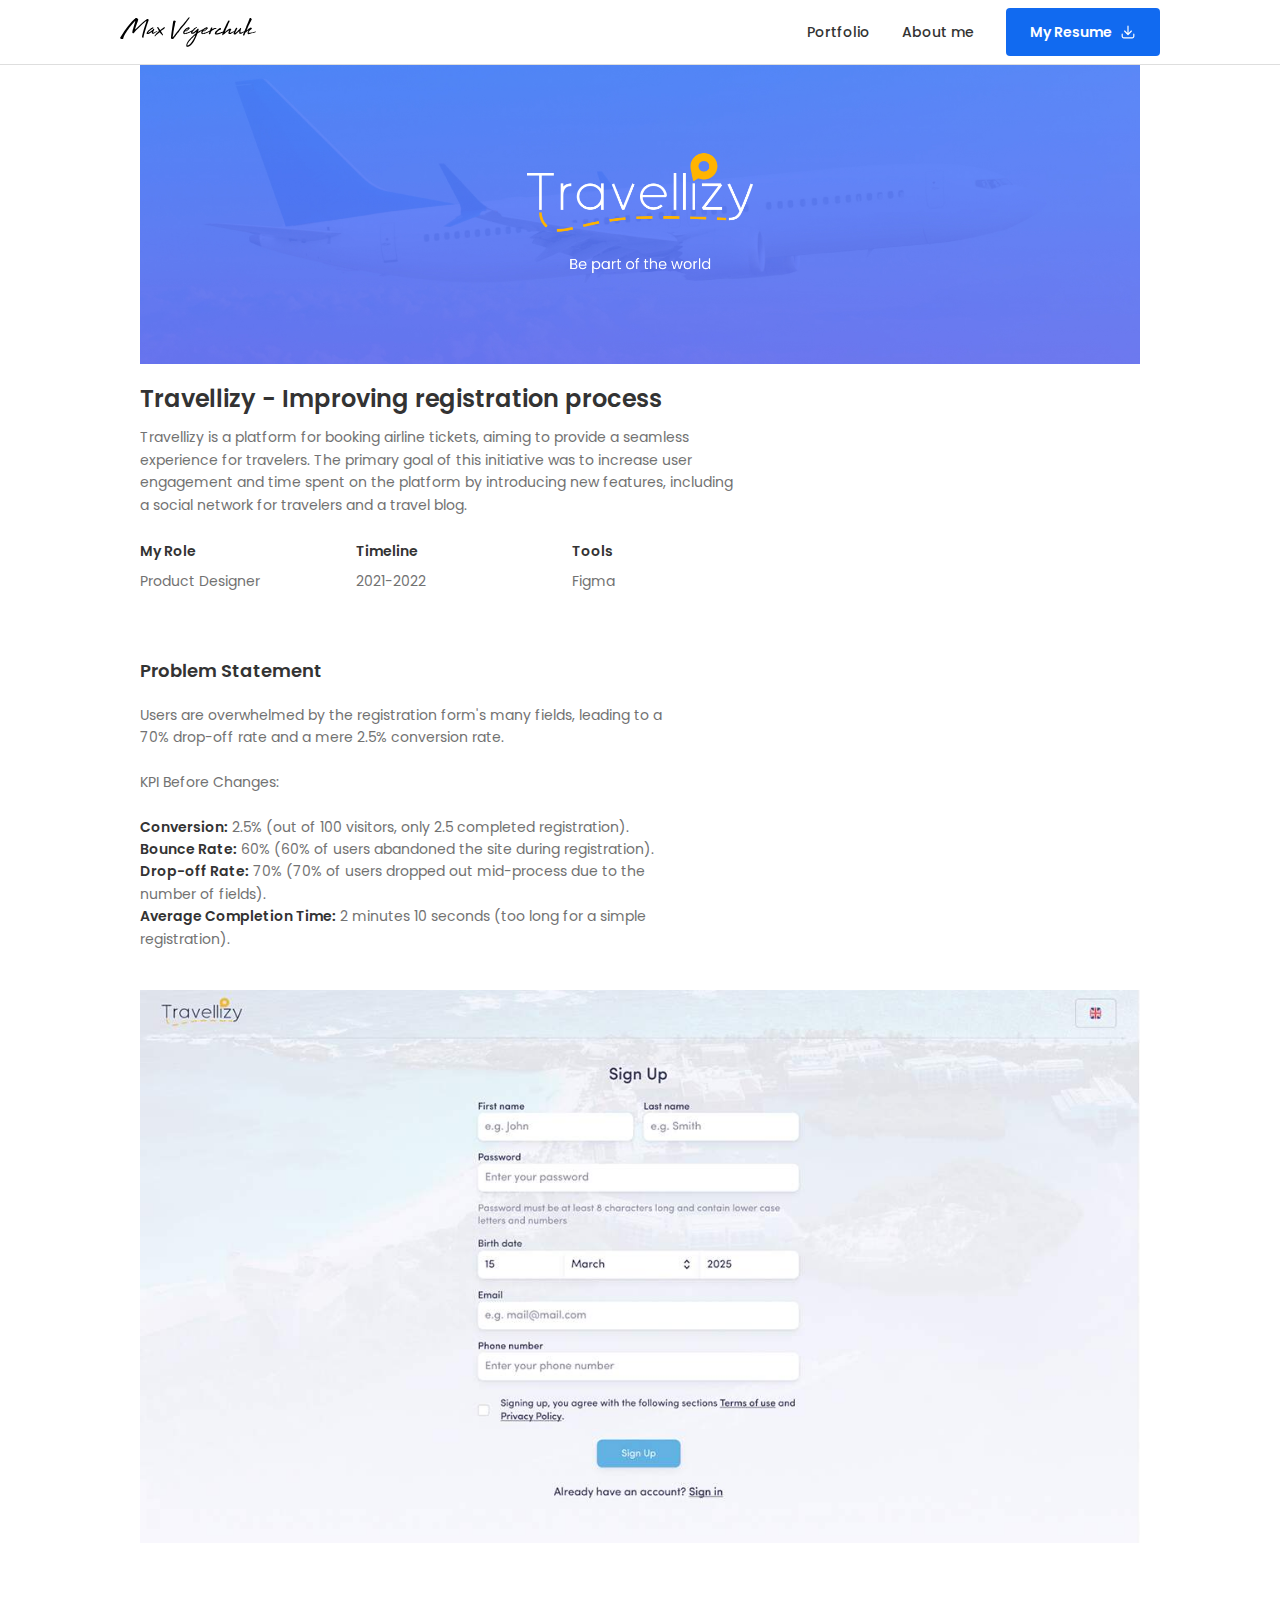
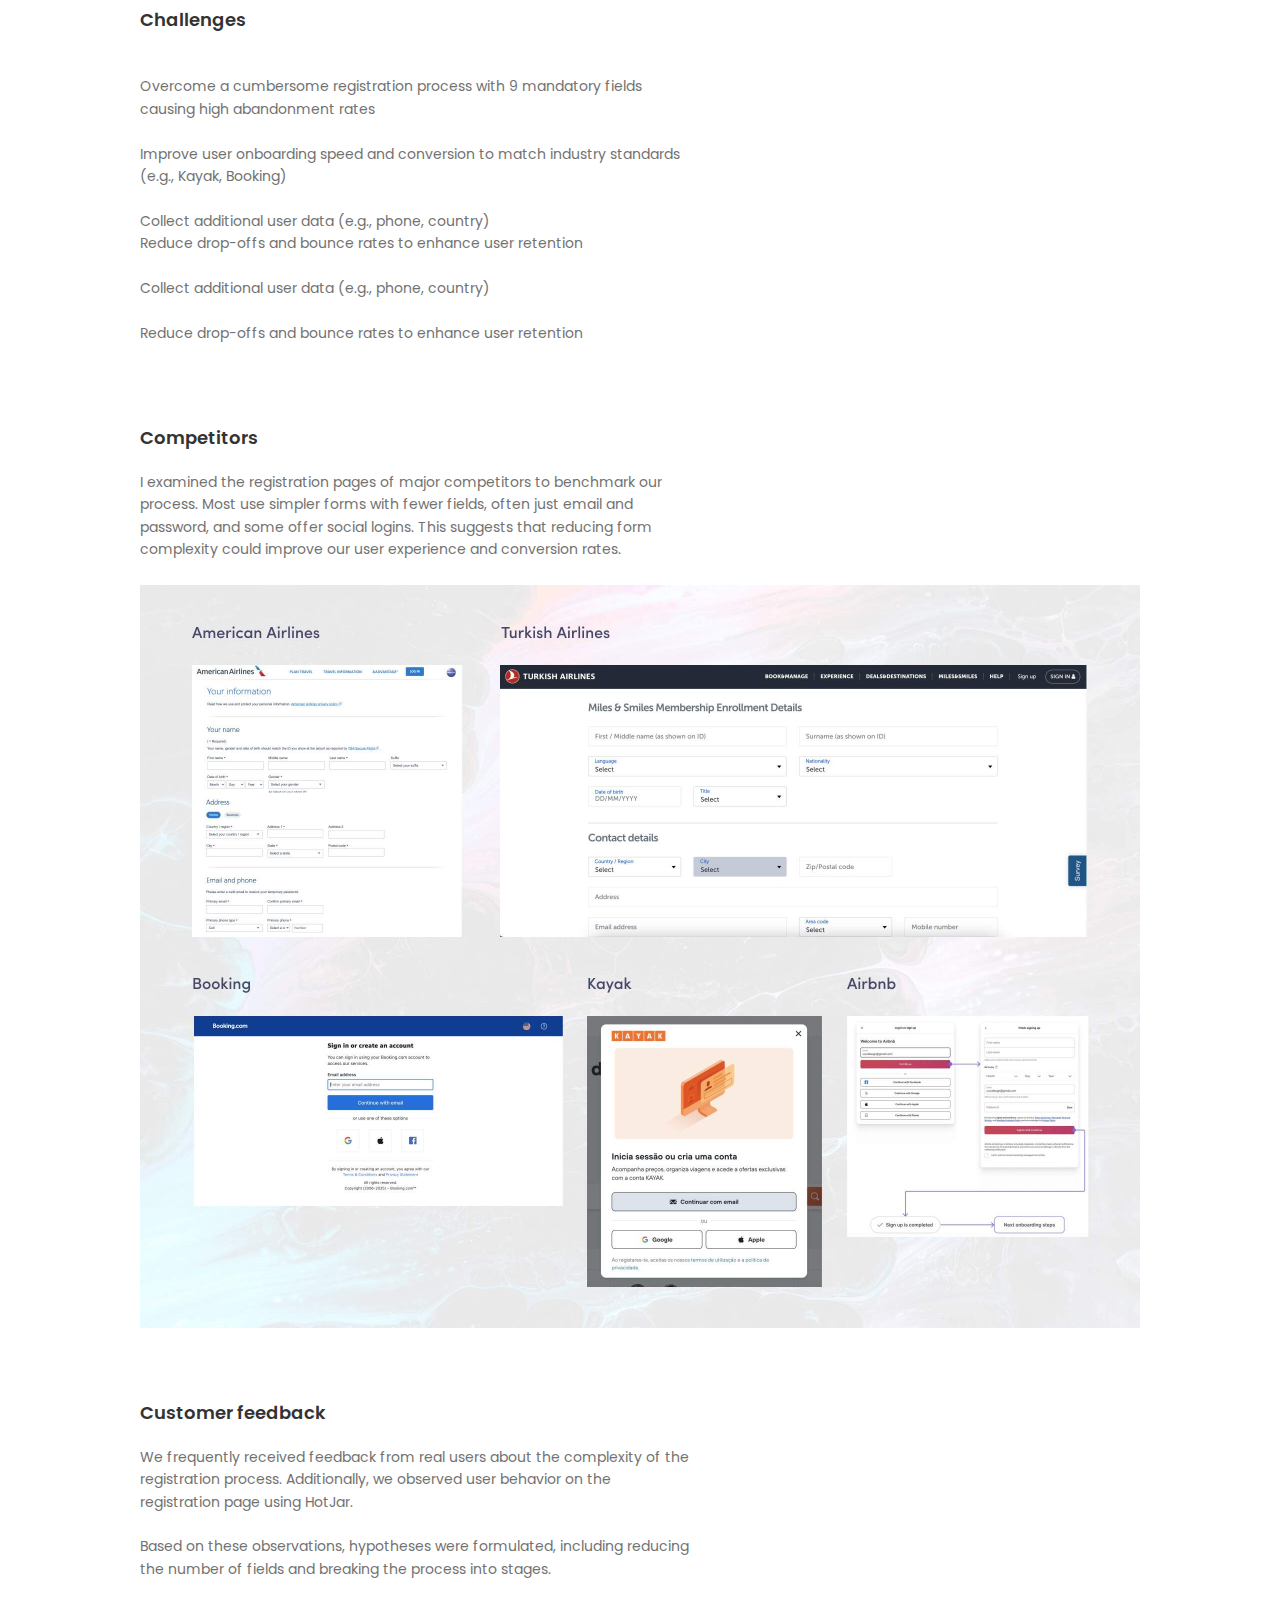
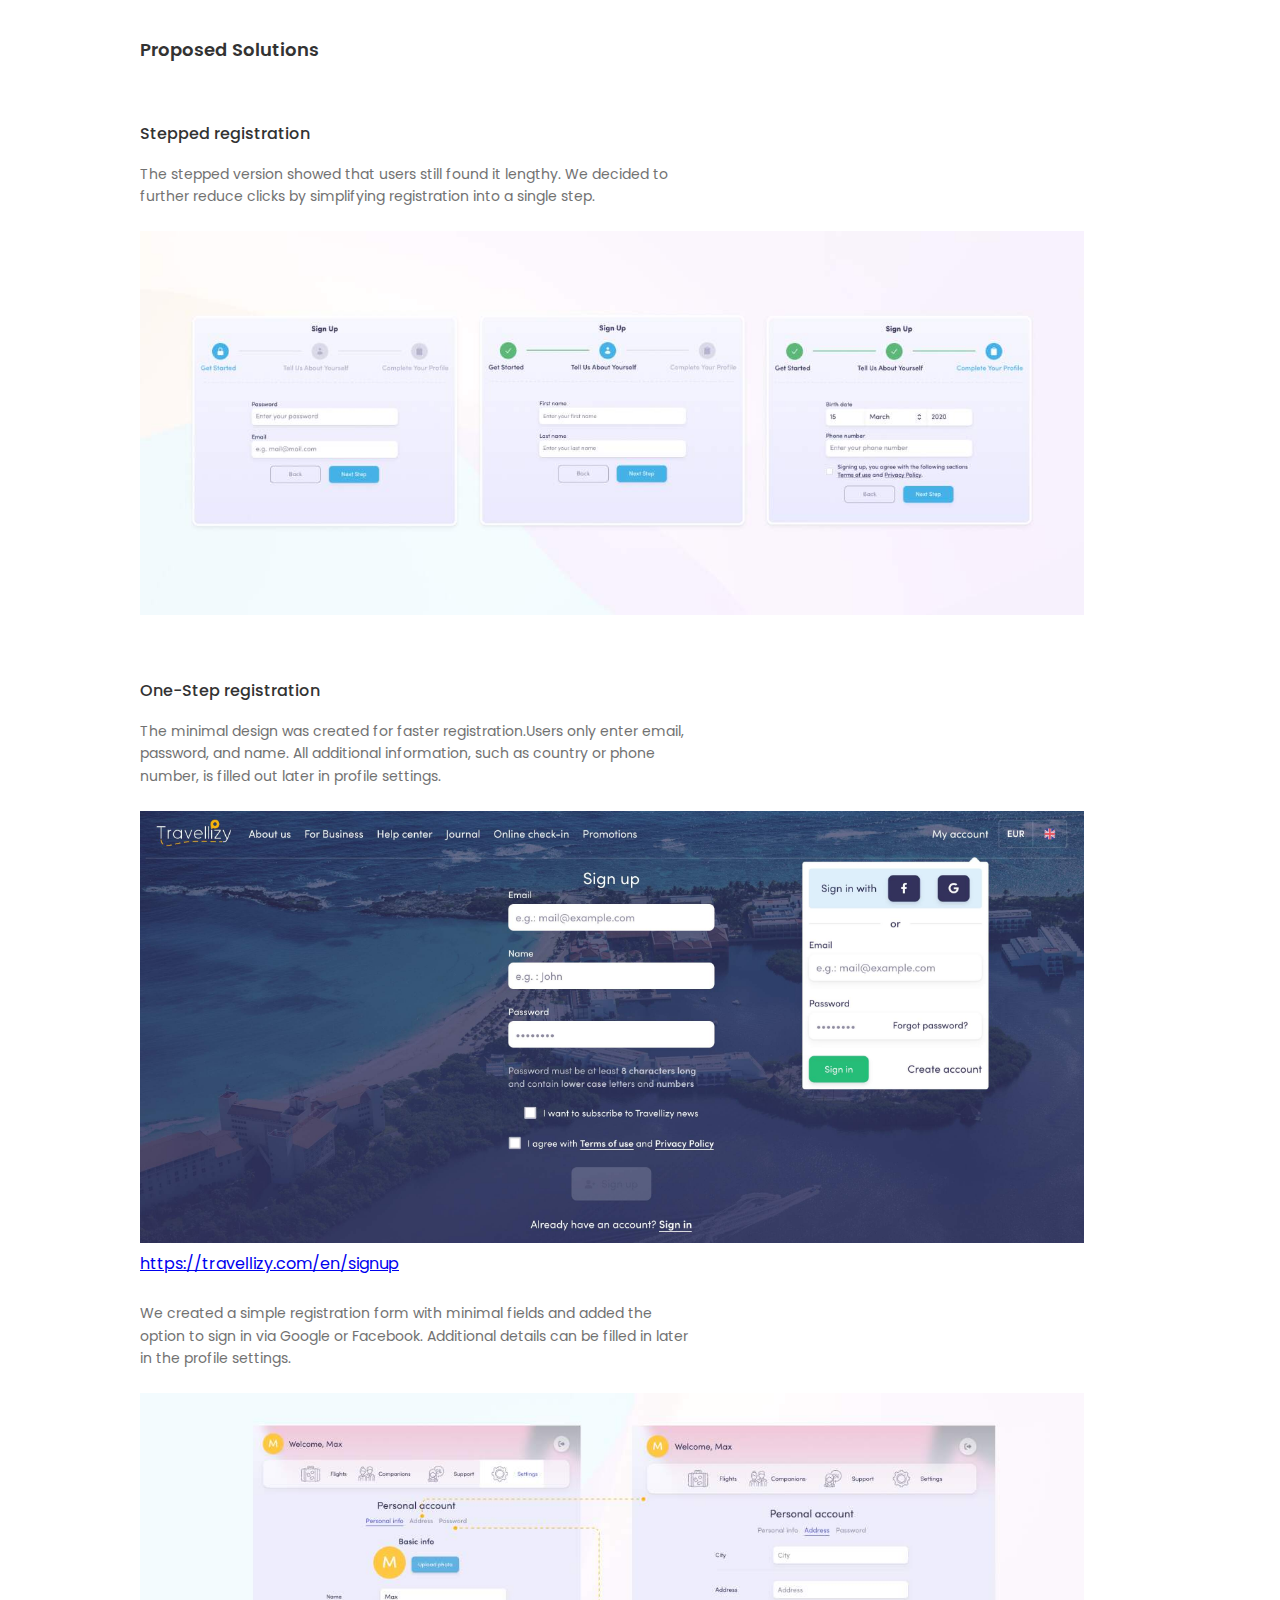
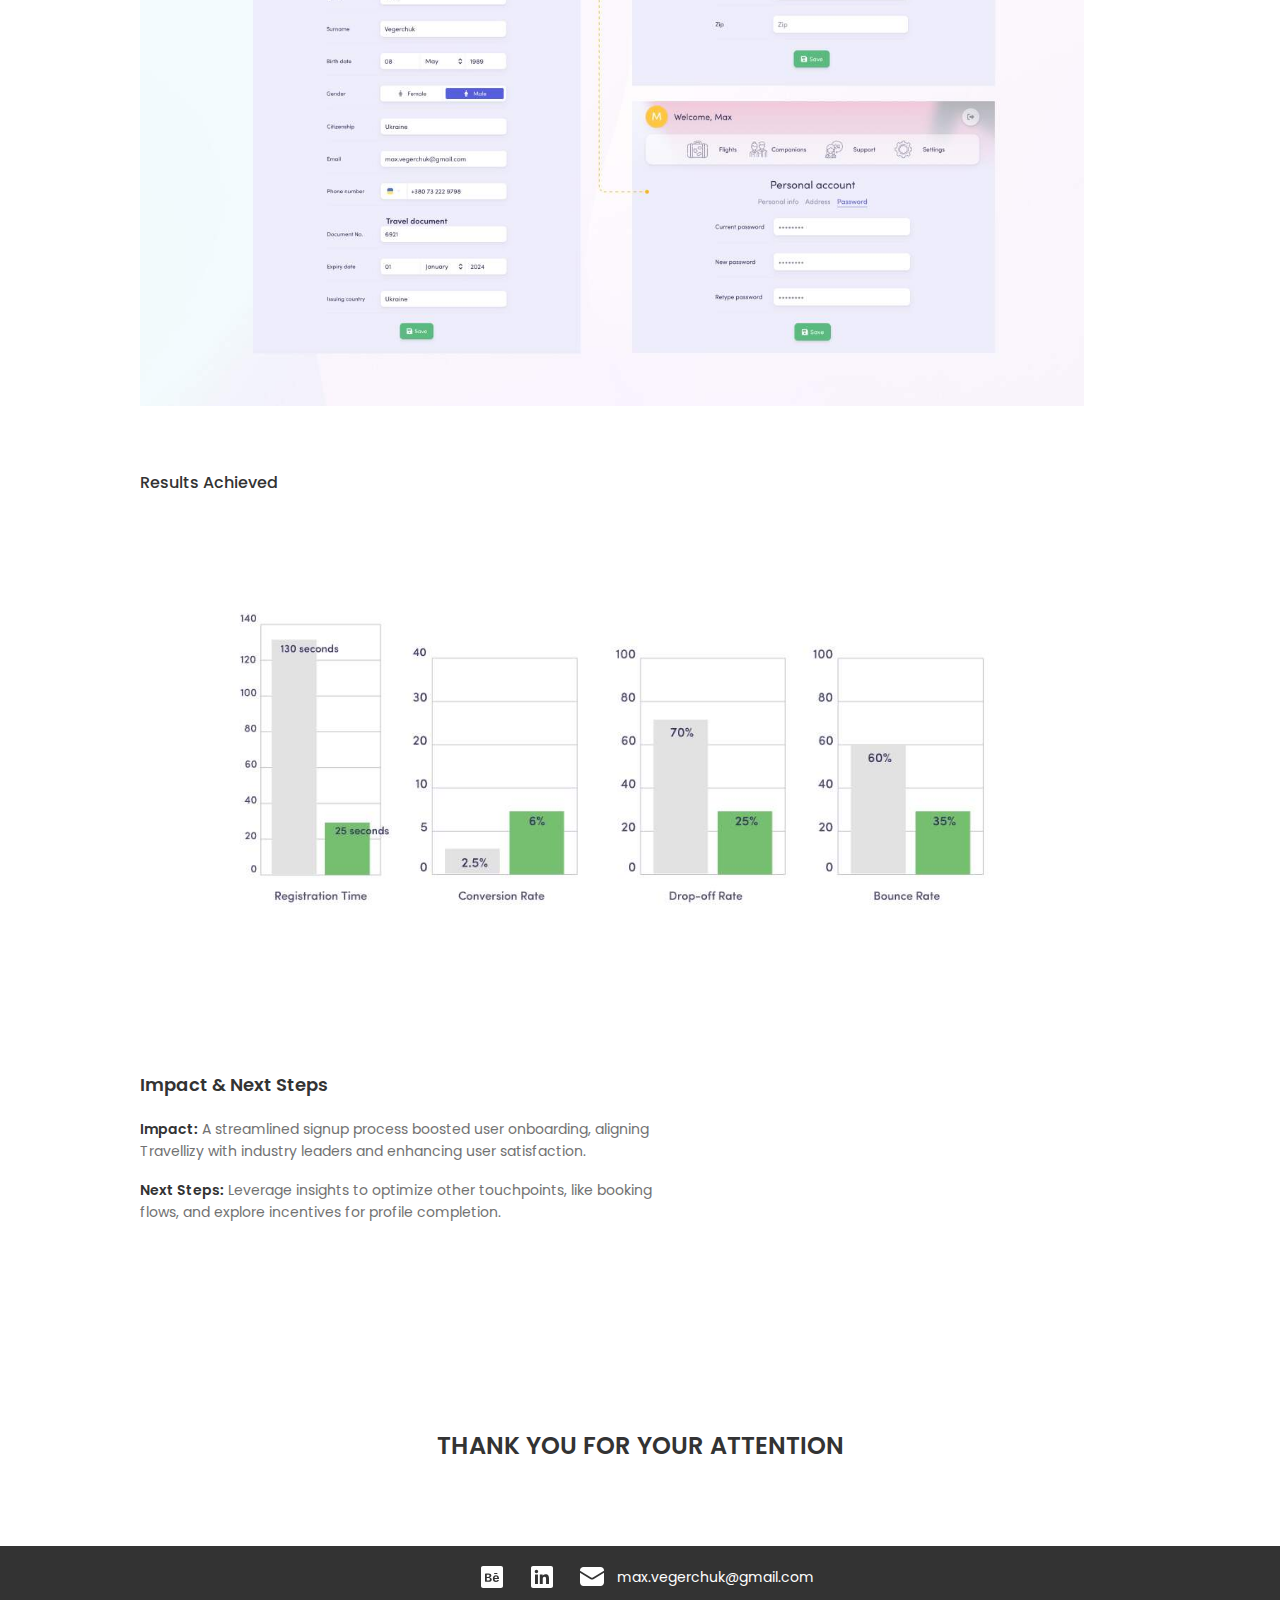
<file: portfolio/travellizy-registration.html>
<!DOCTYPE html>
<html lang="en">
<head>
    <meta charset="UTF-8">
    <meta name="viewport" content="width=device-width, initial-scale=1.0">
    <link href="https://fonts.googleapis.com/css2?family=Poppins:wght@400;500;600;700&display=swap" rel="stylesheet">
    <link rel="stylesheet" href="../css/style.css">
</head>
<body>
    <header>
        <nav>
            <div class="nav-logo">
                <a href="../index.html">
                    <img src="../pics/Logo/m.vegerchuk-logo.svg" alt="M. Vegerchuk Logo">
                </a>
            </div>
            <ul class="nav-links">
                <li><a href="../index.html#portfolio-title">Portfolio</a></li>
                <li><a href="../aboutme.html">About me</a></li>
                <li>
                    <a href="https://drive.google.com/uc?export=download&id=1qEEX9K6TG9hydOg7LJ45rPmVt67Mu9xU" class="nav-resume-btn">
                        My Resume
                        <img src="../pics/icons/arrow-down-tray.svg" alt="Download" class="nav-resume-icon">
                    </a>
                </li>
            </ul>
        </nav>
    </header>

    <section class="project-section">
        <div class="project-header">
            <img src="../pics/projects/travellizy/travellizy-cover.jpg" alt="travellizy" class="project-image">
        </div>
        <h1>Travellizy - Improving registration process</h1>
        <p>Travellizy is a platform for booking airline tickets, aiming to provide a seamless experience for travelers. The primary goal of this initiative was to increase user engagement and time spent on the platform by introducing new features, including a social network for travelers and a travel blog.</p>
        <div class="project-info">
            <div class="project-info-box">
                <p class="bold-text">My Role</p>
                <p>Product Designer</p>
            </div>
            <div class="project-info-box">
                <p class="bold-text">Timeline</p>
                <p>2021-2022</p>
            </div>
            <div class="project-info-box">
                <p class="bold-text">Tools</p>
                <p>Figma</p>
            </div>
        </div>
        
        <div class="project-content" style="margin-top: 56px;">
            <div class="text-column">
                <h3>Problem Statement</h3>
                <p> Users are overwhelmed by the registration form's many fields, leading to a 70% drop-off rate and a mere 2.5% conversion rate.<br>
                    <br>KPI Before Changes: <br>
                    <br><span class="small-bold">Conversion:</span> 2.5% (out of 100 visitors, only 2.5 completed registration).
                    <br><span class="small-bold">Bounce Rate:</span> 60% (60% of users abandoned the site during registration).
                    <br><span class="small-bold">Drop-off Rate:</span> 70% (70% of users dropped out mid-process due to the number of fields).
                    <br><span class="small-bold">Average Completion Time:</span> 2 minutes 10 seconds (too long for a simple registration).</p>
                <!-- Добавьте больше текста здесь -->
            </div>
        </div>

        <div class="image-column" style="margin: 24px 0px 0px 0px;">
            <img src="../pics/projects/travellizy/old-reg.jpg" alt="reg-kpi" class="detail-image">
        </div>

        <div class="project-content" style="margin-top: 56px;">
            <div class="text-column">
                <h3>Challenges</h3>
                <p>
                    <br>Overcome a cumbersome registration process with 9 mandatory fields causing high abandonment rates<br>
                    <br>Improve user onboarding speed and conversion to match industry standards (e.g., Kayak, Booking)<br>
                    <br>Collect additional user data (e.g., phone, country)<br>
                    Reduce drop-offs and bounce rates to enhance user retention<br>
                    <br>Collect additional user data (e.g., phone, country)<br>
                    <br>Reduce drop-offs and bounce rates to enhance user retention<br>
                </p>
                <!-- Добавьте больше текста здесь -->
            </div>
        </div>

        <div class="project-content-text-only">
            <div class="text-column" style="margin-top: 64px;">
                <h3>Competitors</h3>
            </div>
            <div class="text-column">
                <p>I examined the registration pages of major competitors to benchmark our process. Most use simpler forms with fewer fields, often just email and password, and some offer social logins. This suggests that reducing form complexity could improve our user experience and conversion rates.</p>
                <!-- Добавьте больше текста здесь -->
            </div>
            <div class="image-column" style="margin: 24px 0px 0px 0px;">
                <img src="../pics/projects/travellizy/Competitors.jpg" alt="reg-competitors" class="detail-image">
            </div>
        </div>

        <div class="project-content-text-only">
            <div class="text-column" style="margin-top: 64px;">
                <h3>Customer feedback</h3>
            </div>
            <div class="text-column">
                <p>We frequently received feedback from real users about the complexity of the registration process. Additionally, we observed user behavior on the registration page using HotJar. <br>
                    <br>Based on these observations, hypotheses were formulated, including reducing the number of fields and breaking the process into stages.
                </p>
                <!-- Добавьте больше текста здесь -->
            </div>
        </div>

        <div class="project-content" style="margin-top: 56px;">
            <div class="text-column">
                <h3>Proposed Solutions</h3>
                <div class="project-pretitle" style="max-width: 550px;">
                    Stepped registration
                </div>

                <div class="text-column">
                    <p>The stepped version showed that users still found it lengthy. We decided to further reduce clicks by simplifying registration into a single step.</p>

                </div>
                <div class="image-column" style="margin: 24px 0px 0px 0px;">
                    <img src="../pics/projects/travellizy/stepped-reg.jpg" alt="reg-competitors" class="detail-image">
                </div>

                <div class="project-pretitle" style="max-width: 550px;">
                    One-Step registration
                </div>

                <div class="text-column">
                    <p>The minimal design was created for faster registration.Users only enter email, password, and name. All additional information, such as country or phone number, is filled out later in profile settings.</p>

                </div>
                <div class="image-column" style="margin: 24px 0px 0px 0px;">
                    <img src="../pics/projects/travellizy/one-step-reg.jpg" alt="reg-competitors" class="detail-image">
                    <a href="https://travellizy.com/en/signup" target="_blank">https://travellizy.com/en/signup</a>
                    <br>
                    <br>
                    <p>We created a simple registration form with minimal fields and added the option to sign in via Google or Facebook. Additional details can be filled in later in the profile settings.</p>
                    <div class="image-column" style="margin: 24px 0px 0px 0px;">
                        <img src="../pics/projects/travellizy/profile-settings.jpg" alt="profile-settings" class="detail-image">
                    </div>
                </div>

                <div class="project-pretitle" style="max-width: 550px;">
                    Results Achieved
                </div>
                <div class="image-column" style="margin: 24px 0px 0px 0px;">
                    <img src="../pics/projects/travellizy/reg-kpi.jpg" alt="reg-kpi" class="detail-image">
                </div>

        
            </div>
        </div>
        <div class="project-content-text-only" style="padding: 32px 0;">
            <div class="project-content" style="padding: 32px 0;">
                <div class="text-column">
                    <h3>Impact & Next Steps</h3>
                    <p><span class="small-bold">Impact:</span> A streamlined signup process boosted user onboarding, aligning Travellizy with industry leaders and enhancing user satisfaction. </p> 
                    <p><span class="small-bold">Next Steps:</span> Leverage insights to optimize other touchpoints, like booking flows, and explore incentives for profile completion.
                    </p>
                </div> 
            </div>
        </div>
    </section>
    
    
    
        
    


    <section class="project-section">
        <div class="project-phase-title">
            <h2 class="portfolio-title">Thank you for your attention</h2>
        </div>
    </section>
    
    
    <footer>
        <a href="https://www.behance.net/maxvegerchuk" target="_blank" class="icon" aria-label="Behance">
            <img src="../pics/icons/behance.svg" alt="Behance">
        </a>
        <a href="https://www.linkedin.com/in/maxvegerchuk/" target="_blank" class="icon" aria-label="LinkedIn">
            <img src="../pics/icons/linkedin.svg" alt="LinkedIn">
        </a>
        <div style="align-items: center; display: flex; justify-content: center;">
            <a href="mailto:max.vegerchuk@gmail.com" class="icon" aria-label="Email">
                <img src="../pics/icons/Email.svg" alt="Email">
            </a>
            <span class="email">max.vegerchuk@gmail.com</span>
        </div>
    </footer>
    <script src="../js/main.js"></script>
</body>
</html>
</file>
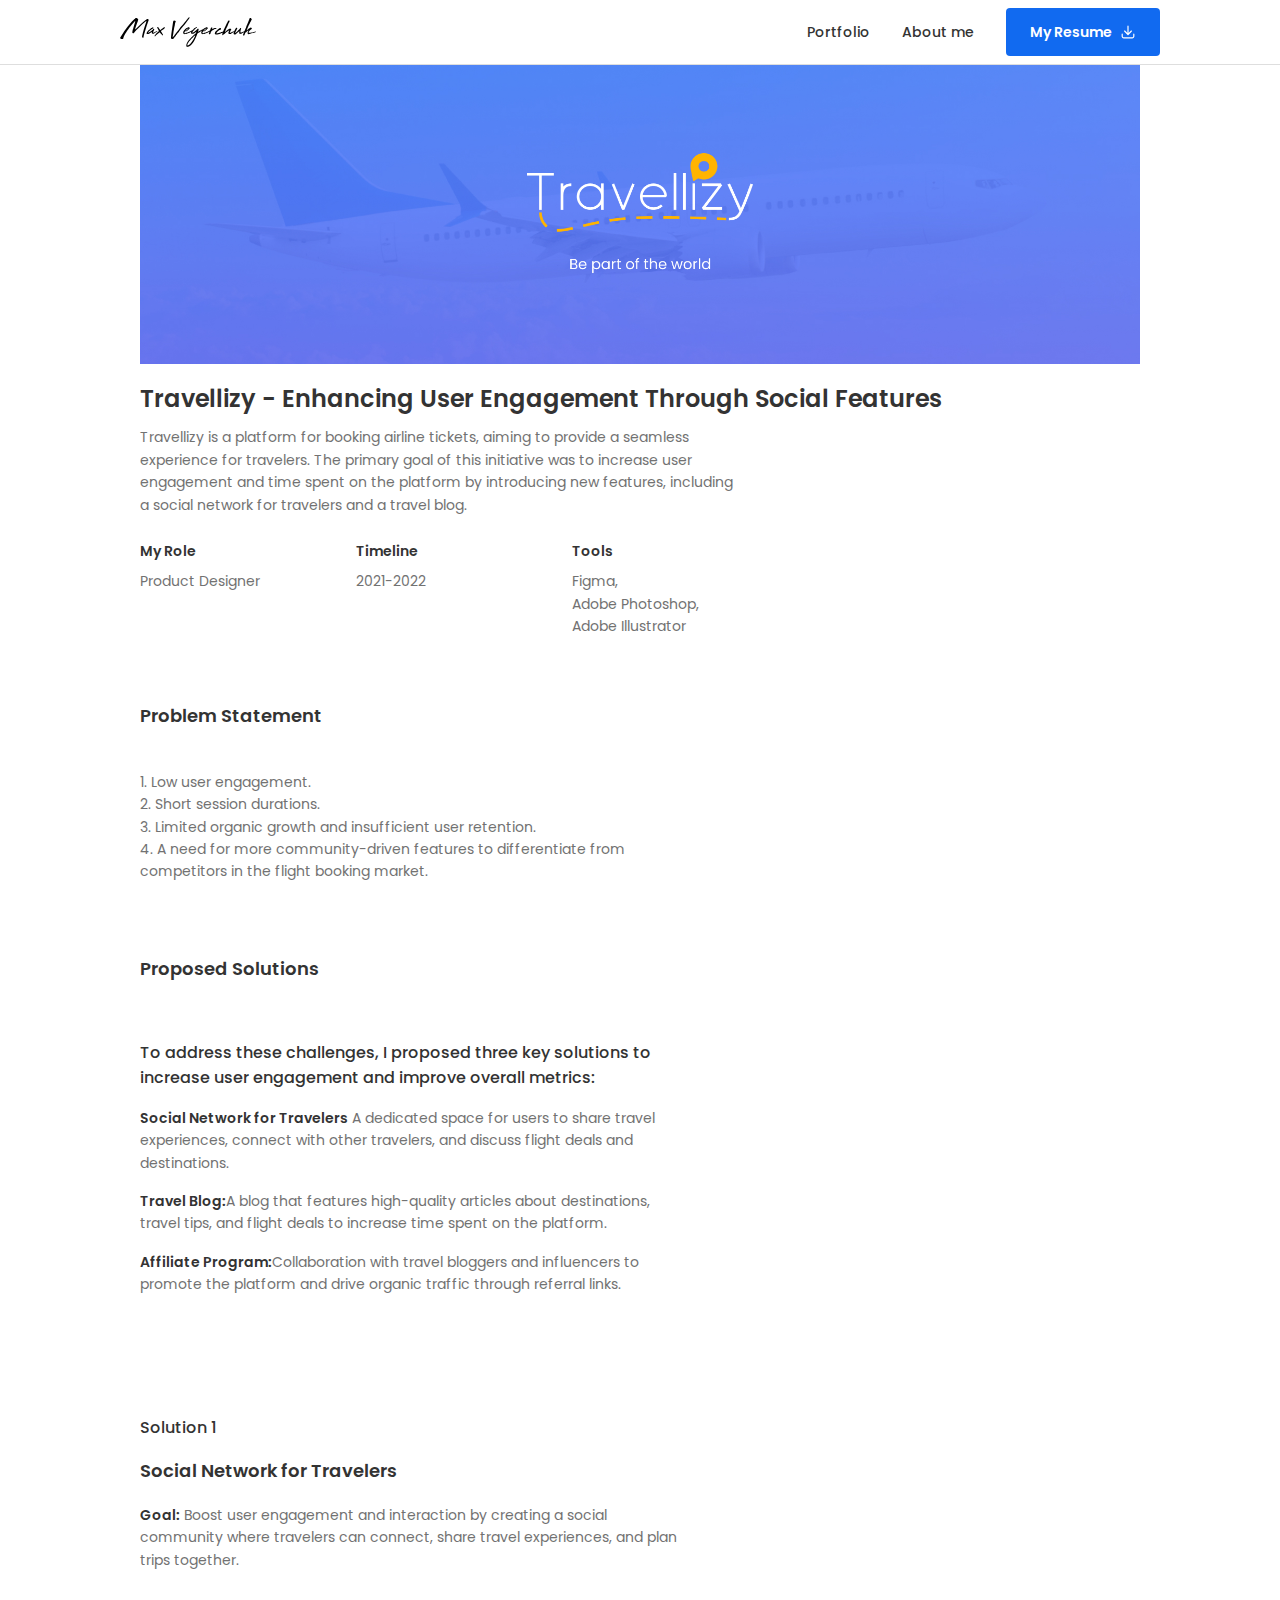
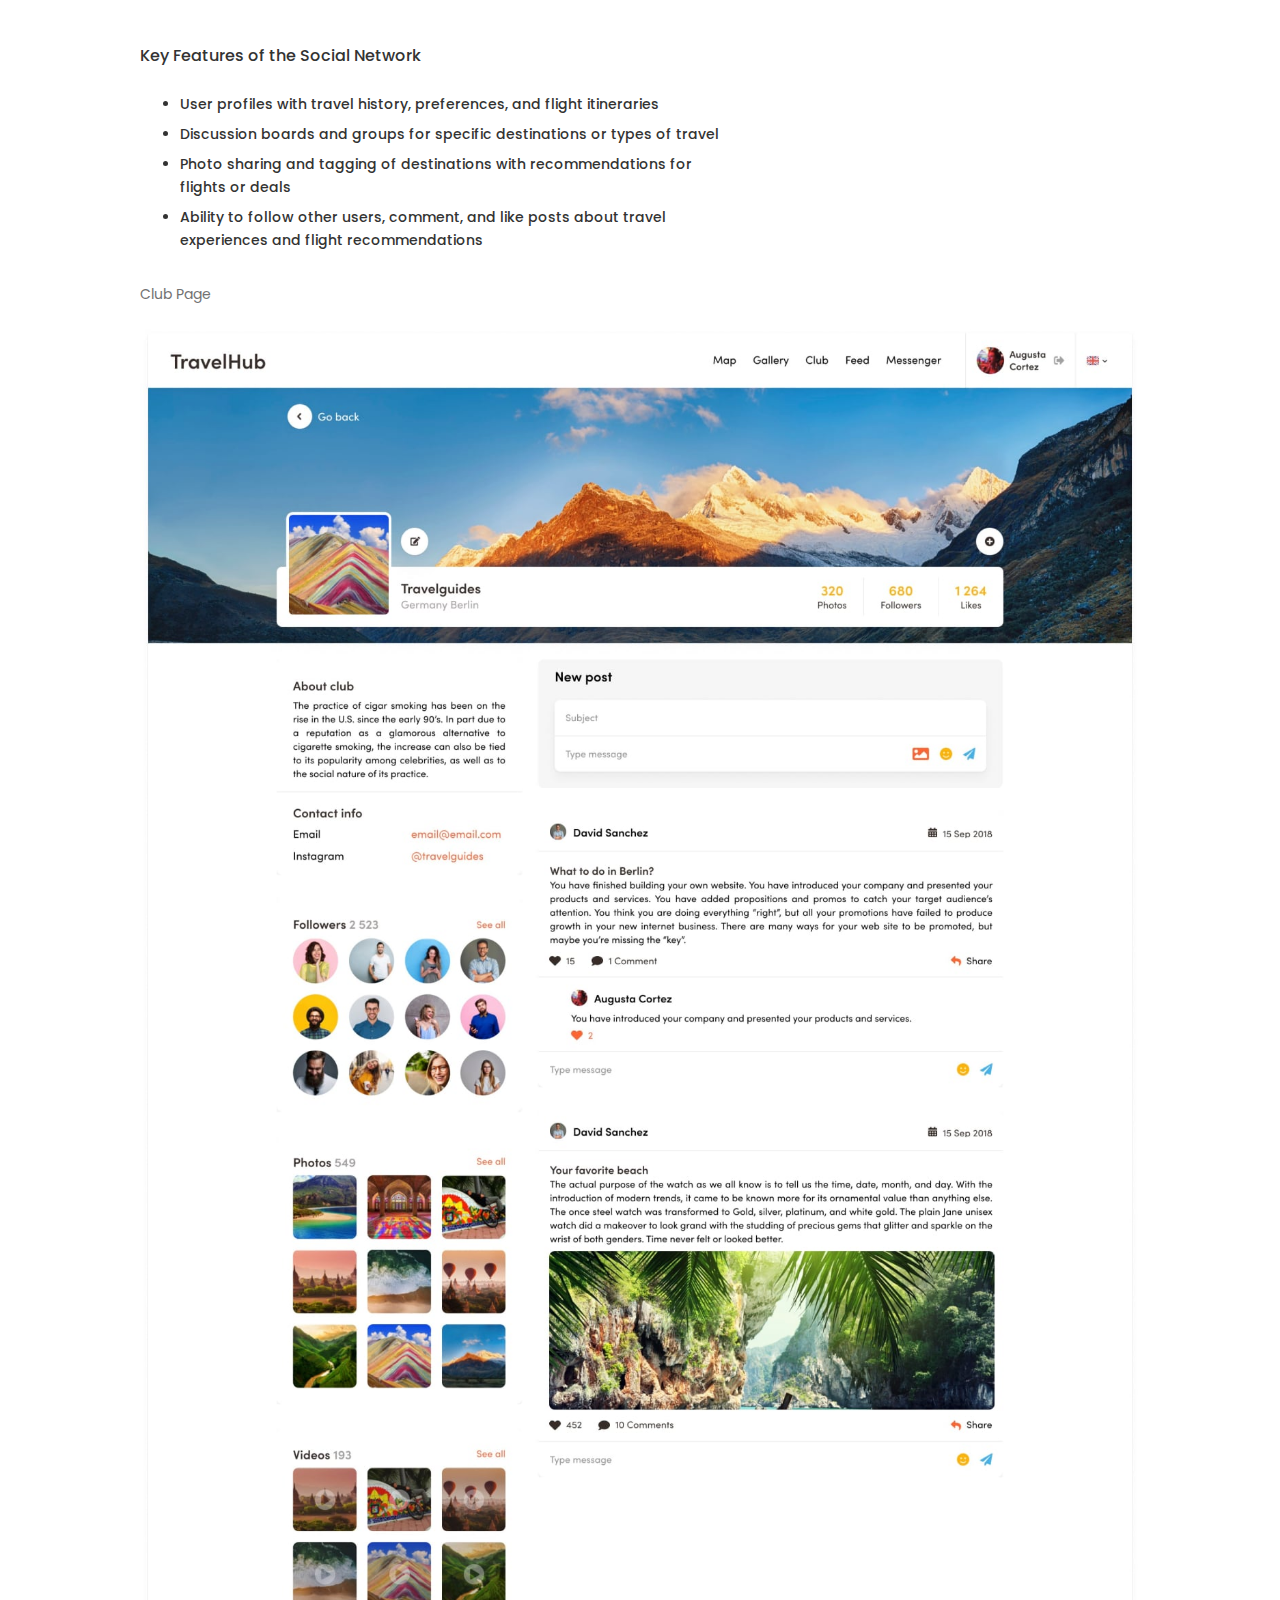
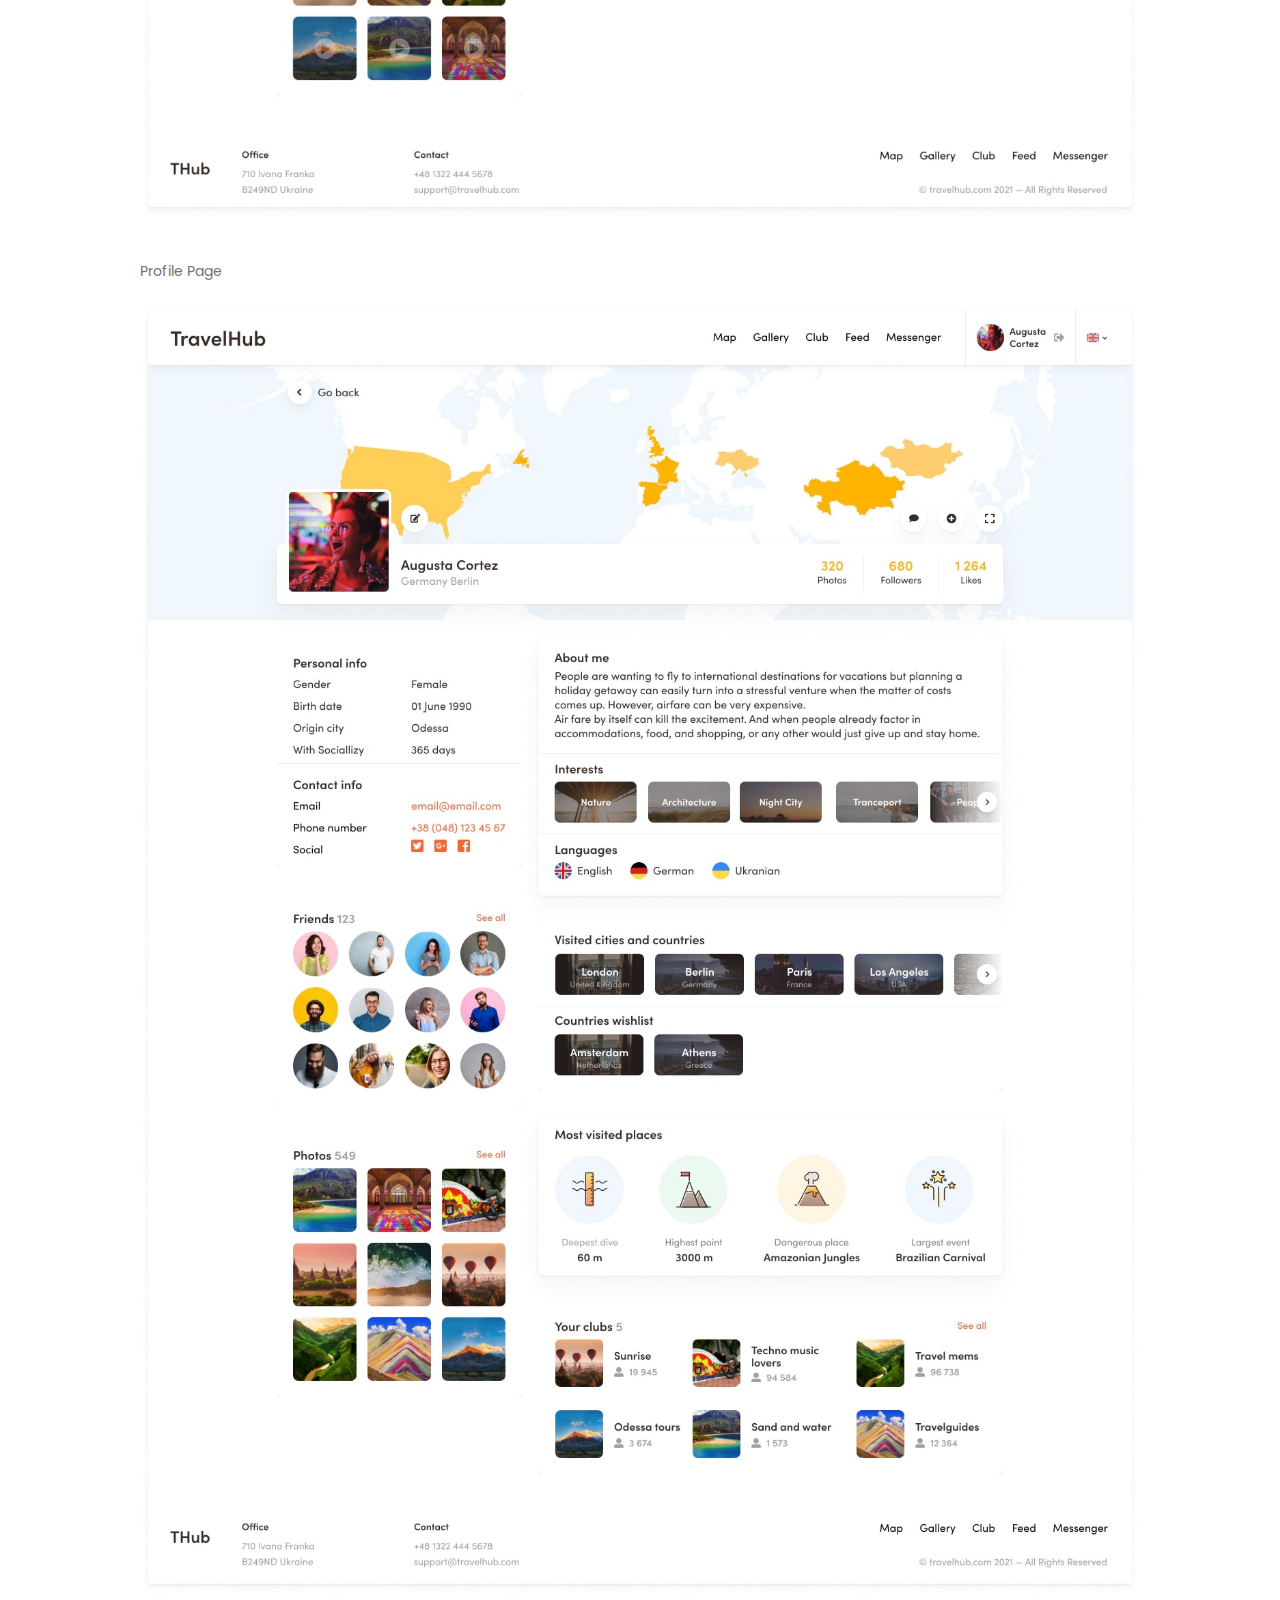
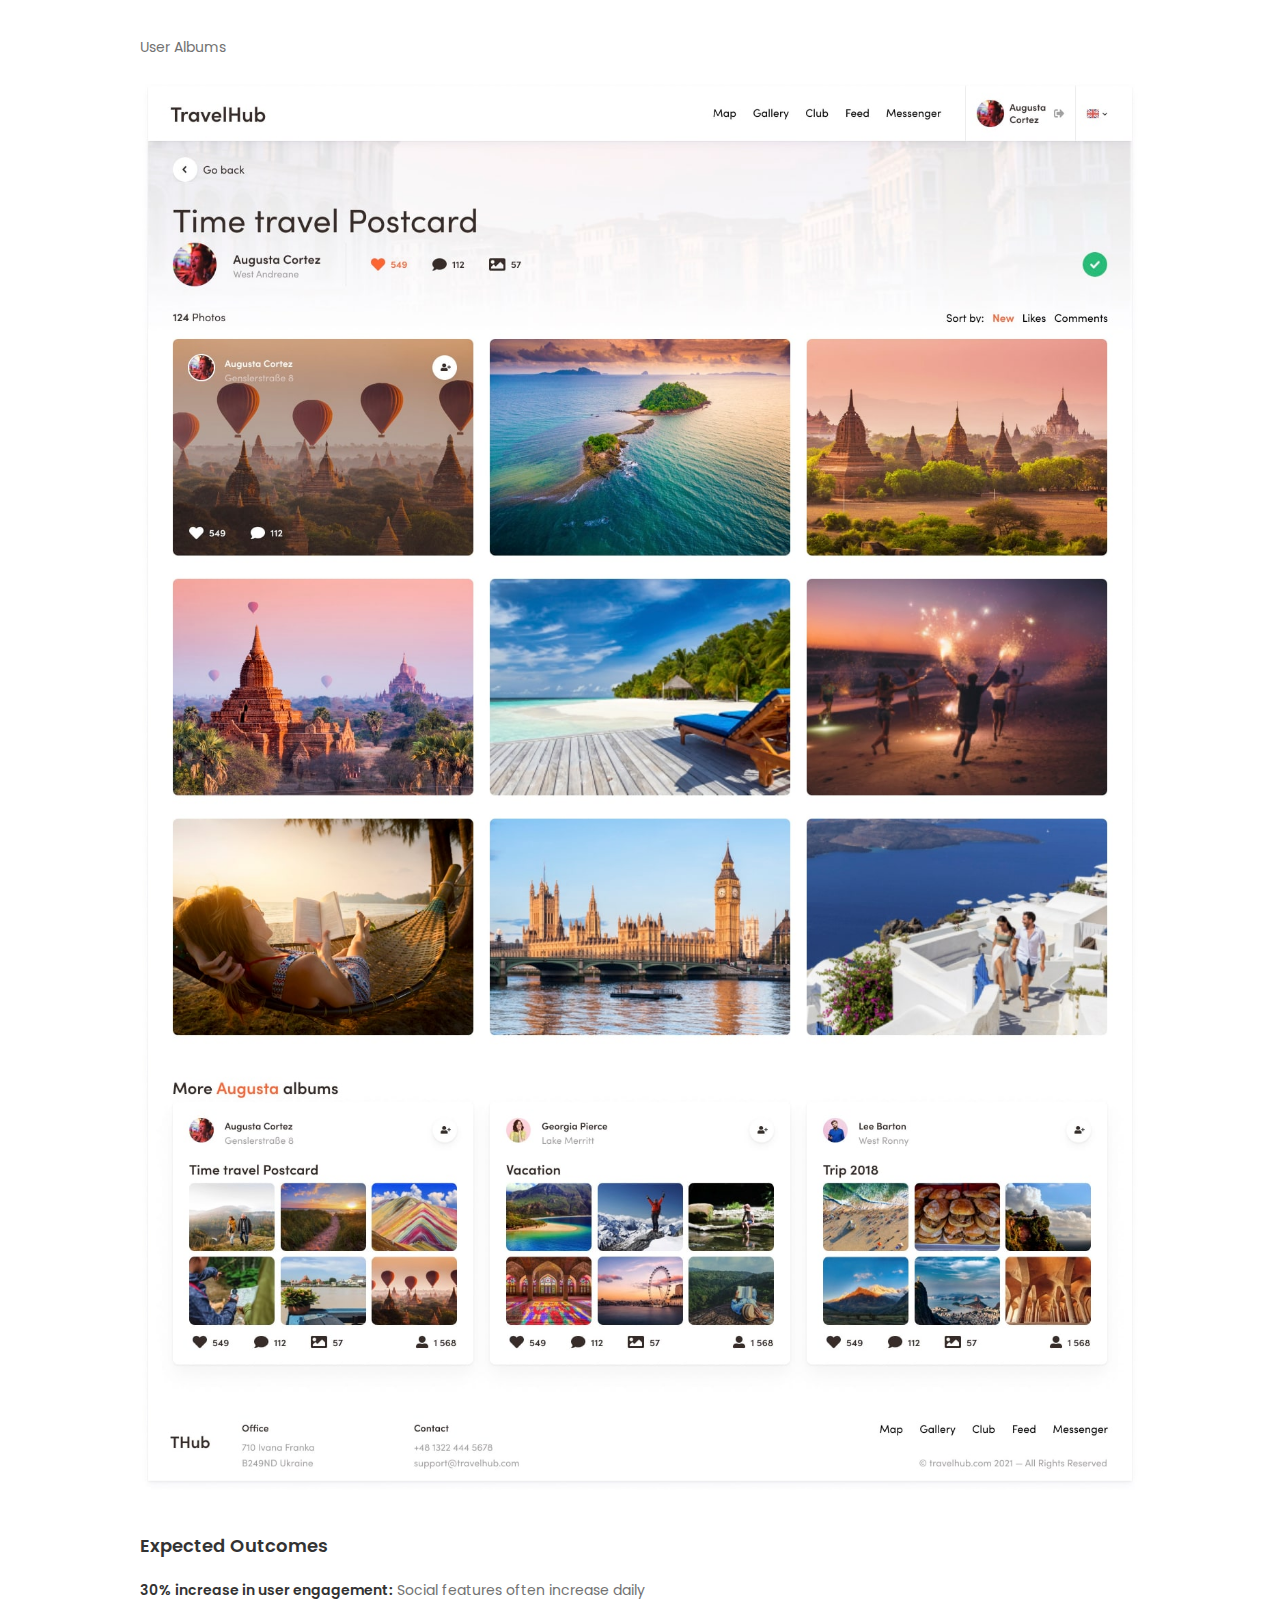
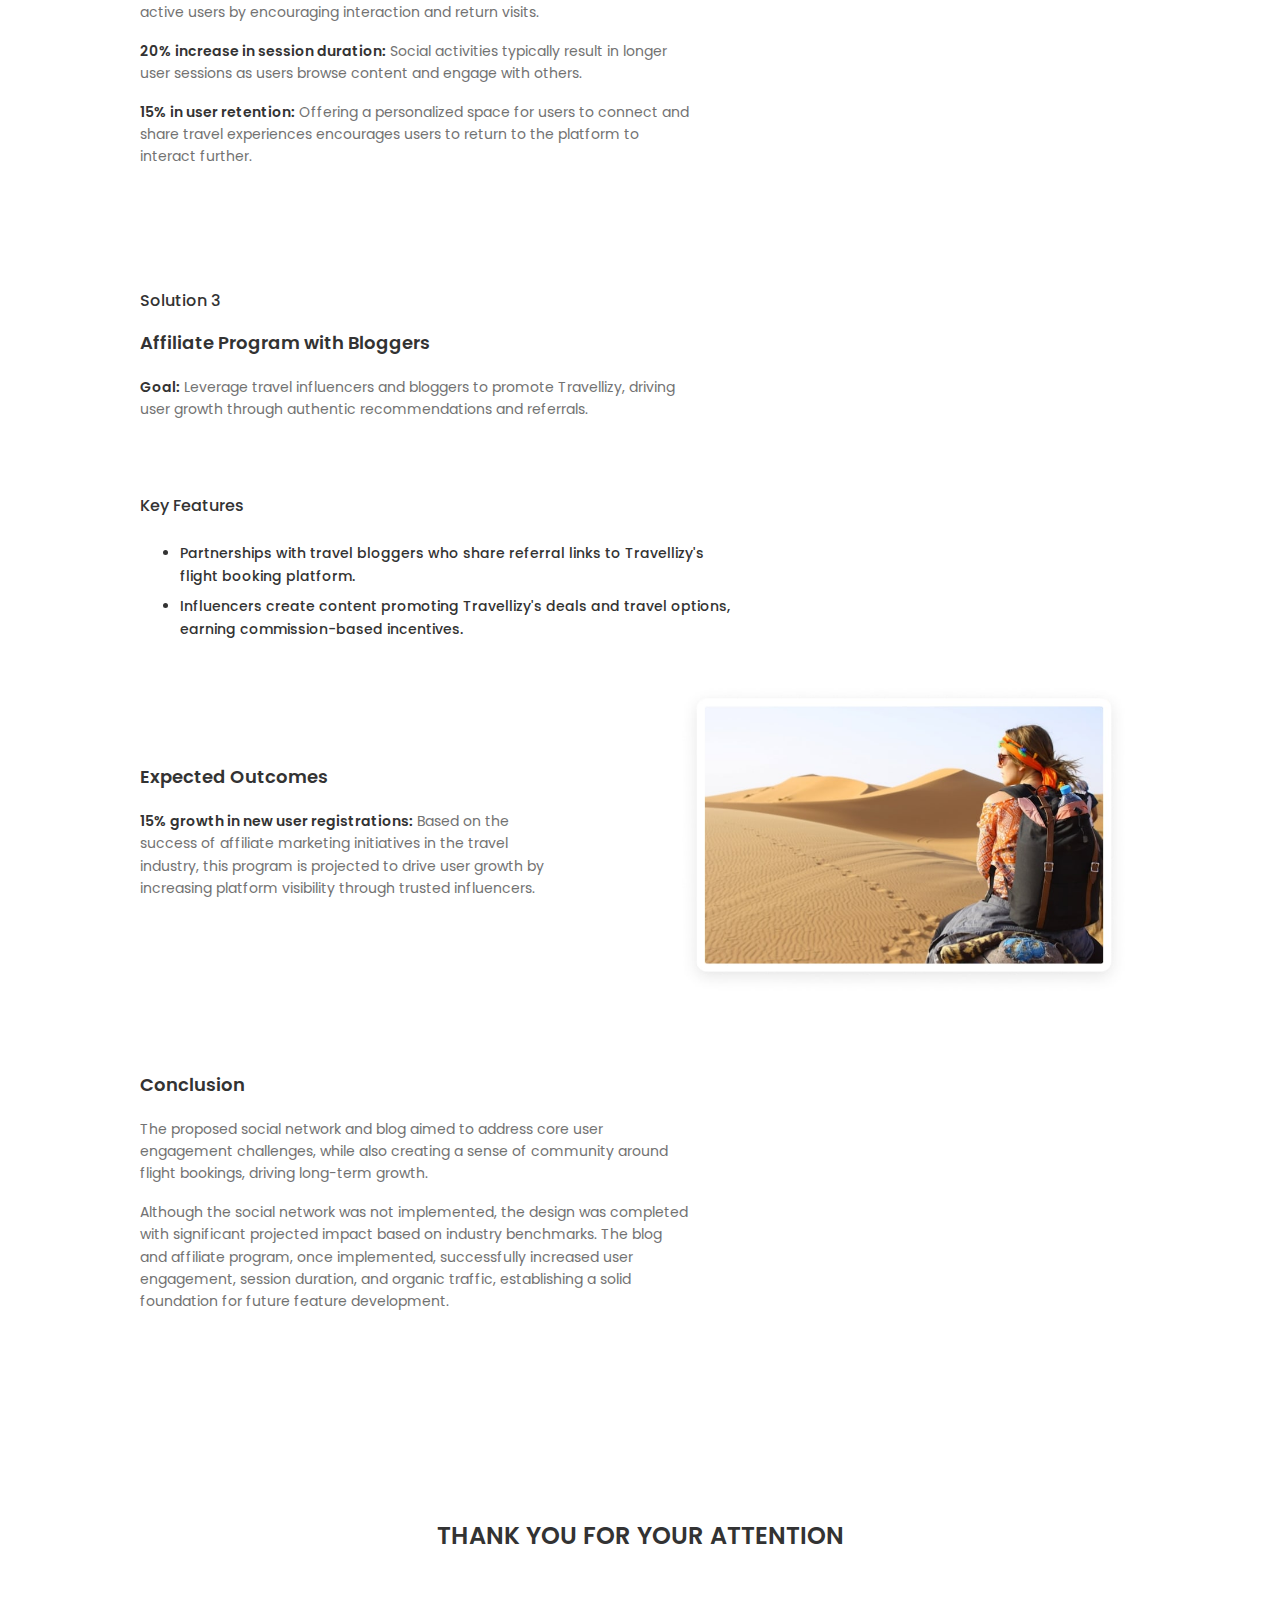
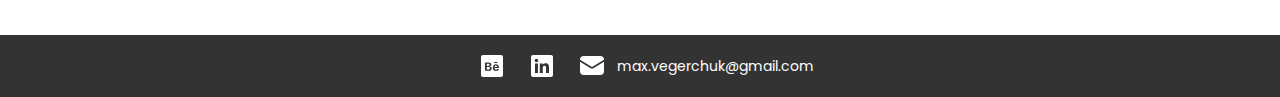
<file: portfolio/travellizy.html>
<!DOCTYPE html>
<html lang="en">
<head>
    <meta charset="UTF-8">
    <meta name="viewport" content="width=device-width, initial-scale=1.0">
    <link href="https://fonts.googleapis.com/css2?family=Poppins:wght@400;500;600;700&display=swap" rel="stylesheet">
    <link rel="stylesheet" href="../css/style.css">
</head>
<body>
    <header>
        <nav>
            <div class="nav-logo">
                <a href="../index.html">
                    <img src="../pics/Logo/m.vegerchuk-logo.svg" alt="M. Vegerchuk Logo">
                </a>
            </div>
            <ul class="nav-links">
                <li><a href="../index.html#portfolio-title">Portfolio</a></li>
                <li><a href="../aboutme.html">About me</a></li>
                <li>
                    <a href="https://drive.google.com/uc?export=download&id=1qEEX9K6TG9hydOg7LJ45rPmVt67Mu9xU" class="nav-resume-btn">
                        My Resume
                        <img src="../pics/icons/arrow-down-tray.svg" alt="Download" class="nav-resume-icon">
                    </a>
                </li>
            </ul>
        </nav>
    </header>

    <section class="project-section">
        <div class="project-header">
            <img src="../pics/projects/travellizy/travellizy-cover.jpg" alt="travellizy" class="project-image">
        </div>
        <h1>Travellizy - Enhancing User Engagement Through Social Features</h1>
        <p>Travellizy is a platform for booking airline tickets, aiming to provide a seamless experience for travelers. The primary goal of this initiative was to increase user engagement and time spent on the platform by introducing new features, including a social network for travelers and a travel blog.</p>
        <div class="project-info">
            <div class="project-info-box">
                <p class="bold-text">My Role</p>
                <p>Product Designer</p>
            </div>
            <div class="project-info-box">
                <p class="bold-text">Timeline</p>
                <p>2021-2022</p>
            </div>
            <div class="project-info-box">
                <p class="bold-text">Tools</p>
                <p>Figma, <br>Adobe Photoshop, <br>Adobe Illustrator</p>
            </div>
        </div>
        
        <div class="project-content" style="margin-top: 56px;">
            <div class="text-column">
                <h3>Problem Statement</h3>
                <p>
                    <br> 1. Low user engagement.
                    <br> 2. Short session durations.
                    <br> 3. Limited organic growth and insufficient user retention.
                    <br> 4. A need for more community-driven features to differentiate from competitors in the flight booking market.</p>
                <!-- Добавьте больше текста здесь -->
            </div>
        </div>

        <div class="project-content" style="margin-top: 56px;">
            <div class="text-column">
                <h3>Proposed Solutions</h3>
                <div class="project-pretitle" style="max-width: 550px;">
                    To address these challenges, I proposed three key solutions to increase user engagement and improve overall metrics:
                </div>

                <div class="text-column">
                    <p> <span class="small-bold">Social Network for Travelers</span> A dedicated space for users to share travel experiences, connect with other travelers, and discuss flight deals and destinations.</p> 
                    <p> <span class="small-bold">Travel Blog:</span>A blog that features high-quality articles about destinations, travel tips, and flight deals to increase time spent on the platform.</p>
                    <p> <span class="small-bold">Affiliate Program:</span>Collaboration with travel bloggers and influencers to promote the platform and drive organic traffic through referral links.</p>

                </div>
        </div>        
    </section>
    
    <section class="project-section">
        <div class="project-pretitle">
            Solution 1
        </div>
        <div class="project-content">
            <div class="text-column">
                <h3>Social Network for Travelers</h3>
                <div class="text-column">
                    <p> <span class="small-bold">Goal:</span> Boost user engagement and interaction by creating a social community where travelers can connect, share travel experiences, and plan trips together.</p> 
                </div>
            </div>
        </div>
        <div class="project-pretitle">
            Key Features of the Social Network
        </div>
        <ul class="bulleted-list">
            <li>User profiles with travel history, preferences, and flight itineraries</li>
            <li>Discussion boards and groups for specific destinations or types of travel</li>
            <li>Photo sharing and tagging of destinations with recommendations for flights or deals</li>
            <li>Ability to follow other users, comment, and like posts about travel experiences and flight recommendations</li>
        </ul>

        <div class="text-column" style="margin-top: 32px;">
            <p>Club Page</p>
            <!-- Добавьте больше текста здесь -->
        </div>
        <div class="image-column" style="margin: 24px 0px 0px 0px;">
            <img src="../pics/projects/travellizy/club-page.jpg" alt="Club Page" class="detail-image">
        </div>

        <div class="text-column" style="margin-top: 32px;">
            <p>Profile Page</p>
            <!-- Добавьте больше текста здесь -->
        </div>
        <div class="image-column" style="margin: 24px 0px 0px 0px;">
            <img src="../pics/projects/travellizy/profile-page.jpg" alt="Profile Page" class="detail-image">
        </div>

        <div class="text-column" style="margin-top: 32px;">
            <p>User Albums</p>
            <!-- Добавьте больше текста здесь -->
        </div>
        <div class="image-column" style="margin: 24px 0px 0px 0px;">
            <img src="../pics/projects/travellizy/user-albums.jpg" alt="Albums" class="detail-image">
        </div>

        <div class="project-content" style="margin-top: 32px;">
            <div class="text-column">
                <h3>Expected Outcomes</h3>
                <div class="text-column">
                    <p><span class="small-bold">30% increase in user engagement:</span> Social features often increase daily active users by encouraging interaction and return visits.</p>
                    <p><span class="small-bold">20% increase in session duration:</span> Social activities typically result in longer user sessions as users browse content and engage with others.</p>
                    <p><span class="small-bold">15% in user retention:</span> Offering a personalized space for users to connect and share travel experiences encourages users to return to the platform to interact further.</p> 
                </div>
            </div>
        </div>
        
    </section>

    <section class="project-section">
        <div class="project-pretitle">
            Solution 3
        </div>
        <div class="project-content">
            <div class="text-column">
                <h3>Affiliate Program with Bloggers</h3>
                <div class="text-column">
                    <p> <span class="small-bold">Goal:</span> Leverage travel influencers and bloggers to promote Travellizy, driving user growth through authentic recommendations and referrals.</p> 
                </div>
            </div>
        </div>
        <div class="project-pretitle">
            Key Features
        </div>
        <ul class="bulleted-list">
            <li>Partnerships with travel bloggers who share referral links to Travellizy's flight booking platform.</li>
            <li>Influencers create content promoting Travellizy's deals and travel options, earning commission-based incentives.</li>
        </ul>

        <div class="project-content" style="margin-top: 32px;">
            <div class="text-column">
                <h3>Expected Outcomes</h3>
                <div class="text-column">
                    <p><span class="small-bold">15% growth in new user registrations:</span> Based on the success of affiliate marketing initiatives in the travel industry, this program is projected to drive user growth by increasing platform visibility through trusted influencers.</p>
                </div>
            </div>
            <div class="image-column">
                <img src="../pics/projects/travellizy/travel-bloger.jpg" alt="Project Detail" class="detail-image">
            </div>
        </div>

        <div class="project-content-text-only" style="padding: 32px 0;">
            <div class="project-content" style="padding: 32px 0;">
                <div class="text-column">
                    <h3>Conclusion</h3>
                    <p>The proposed social network and blog aimed to address core user engagement challenges, while also creating a sense of community around flight bookings, driving long-term growth. </p> 
                    <p>Although the social network was not implemented, the design was completed with significant projected impact based on industry benchmarks. The blog and affiliate program, once implemented, successfully increased user engagement, session duration, and organic traffic, establishing a solid foundation for future feature development.
                    </p>
                </div> 
            </div>
        </div>
        </section>


    <section class="project-section">
        <div class="project-phase-title">
            <h2 class="portfolio-title">Thank you for your attention</h2>
        </div>
    </section>
    
    
    <footer>
        <a href="https://www.behance.net/maxvegerchuk" target="_blank" class="icon" aria-label="Behance">
            <img src="../pics/icons/behance.svg" alt="Behance">
        </a>
        <a href="https://www.linkedin.com/in/maxvegerchuk/" target="_blank" class="icon" aria-label="LinkedIn">
            <img src="../pics/icons/linkedin.svg" alt="LinkedIn">
        </a>
        <div style="align-items: center; display: flex; justify-content: center;">
            <a href="mailto:max.vegerchuk@gmail.com" class="icon" aria-label="Email">
                <img src="../pics/icons/Email.svg" alt="Email">
            </a>
            <span class="email">max.vegerchuk@gmail.com</span>
        </div>
    </footer>
    <script src="../js/main.js"></script>
</body>
</html>
</file>
<file: css/style.css>
html {
    scroll-behavior: smooth; /* Плавный скроллинг */
}

body {
    font-family: 'Poppins', sans-serif;
    line-height: 1.6;
    margin: 0;
    padding: 0;
}

h1 {
    font-family: 'Poppins', sans-serif; /* Установите шрифт */
    font-size: 32px; /* Установите размер шрифта */
    color: white; /* Установите цвет текста */
    margin-bottom: 8px !important; /* Установите отступ снизу */ 
    font-weight: 800;
    text-align: left;
}
h2 {
    font-weight: 600;
    text-align: left;
}

header {
    height: 64px; /* 8 * 8px */
    border-bottom: 1px solid #DEDEDE;
    position: fixed; /* Фиксированное положение */
    top: 0; /* Привязка к верхней части экрана */
    left: 0; /* Привязка к левой части экрана */
    width: 100%; /* Ширина 100% */
    background-color: white; /* Фон для навигации */
    z-index: 1000; /* Убедитесь, что навигация выше других элементов */
    
}

nav {
    display: flex;
    justify-content: space-between;
    align-items: center;
    height: 100%;
    max-width: calc(100% - 240px); /* 120px с каждой стороны (15 * 8px) */
    margin: 0 auto; /* Центрирование */
    padding: 0;
}

@media (max-width: 430px) {
    nav {
        max-width: calc(100% - 24px);
    }
}


@media (max-width: 430px) {
    .portfolio-section {
        max-width: 100%;
        padding: 0 24px;
    }
}

.hero-description {
    margin-top: 16px !important; /* Убираем верхний отступ для параграфа */
    margin-bottom: 8px; /* Устанавливаем отступ снизу для параграфа, если нужно */
    color: white !important;
    font-size: 16px !important;
    max-width: 488px;
    text-align: left;

}

.regular-font14 {
    margin-top: 0; /* Убираем верхний отступ для параграфа */
    margin-bottom: 8px; /* Устанавливаем отступ снизу для параграфа, если нужно */
    color: #727272;
    font-size: 14px; 
}


.nav-logo {
    width: 136px; /* 17 * 8px */
    height: 32px; /* 4 * 8px */
}

.nav-logo img {
    width: 100%;
    height: 100%;
    object-fit: contain;
}

.nav-links {
    display: flex;
    list-style-type: none;
    margin: 0;
    padding: 0;
    align-items: center;
}

.nav-links li {
    margin-left: 32px; /* 4 * 8px */
}

.nav-links li a {
    text-decoration: none;
    color: #333;
    font-size: 14px;
    font-weight: 500;
}

.nav-links .nav-resume-btn {
    background-color: #116AF0;
    color: white; /* Убедимся, что цвет текста белый */
    padding: 0 24px; /* 3 * 8px */
    border-radius: 4px;
    height: 48px; /* 6 * 8px */
    display: inline-flex;
    align-items: center;
    justify-content: center; /* Изменено с space-between на center */
    text-decoration: none;
    box-sizing: border-box;
    font-size: 14px; /* Добавлено для лучшего размещения текста */
    font-weight: 600; /* SemiBold */
}

.nav-links .nav-resume-btn:hover {
    box-shadow: 0 4px 8px rgba(17, 106, 240, 0.35);
}

.nav-links .nav-resume-btn .nav-resume-icon {
    width: 16px; /* 2 * 8px */
    height: 16px; /* 2 * 8px */
    margin-left: 8px; /* 1 * 8px */
}

main {
    padding: 16px; /* 2 * 8px */
    max-width: calc(100% - 240px); /* 120px с каждой стороны (15 * 8px) */
    margin: 0 auto; /* Центрирование */
}

footer {
    background-color: #333;
    color: #fff;
    text-align: center;
    padding: 16px; /* 2 * 8px */
}

.nav-links .resume-btn {
    color: white !important;
}

/* Минимальные стили для Hero Section */
.hero-section {
    height: calc(90vh - 64px); /* Высота Hero Section */
    display: flex;
    align-items: center;
    text-align: left;
    background-image: url('../pics/hero-section-bg-min.jpg');
    background-size: cover;
    /* background-size: contain; */
    background-size: 100% 100%;
    background-position: center;
    background-repeat: no-repeat;
}

.hero-section-logo img {
    width: 100%; /* Логотип не выйдет за пределы контейнера */
    height: auto; /* Пропорциональная высота */
}

.hero-content {
    text-align: center;
}

.hero-link-btn {
    text-decoration: none;
    color: #116AF0;
    font-size: 14px; /* Добавлено для лучшего размещения текста */
    font-weight: 600;
    display: inline-flex;
    align-items: center;
    justify-content: center;
}

.link-btn {
    width: 16px; /* Ширина иконки */
    height: 16px; /* Высота иконки */
    margin-left: 8px; /* Отступ слева от иконки */
}

.hero-profession-title {
    font-family: 'Poppins', sans-serif; /* Установите шрифт */
    font-size: 24px; /* Установите размер шрифта */
    color: #333; /* Установите цвет текста */
    margin-bottom: 16px; /* Установите отступ снизу */
    text-transform: uppercase; /* Преобразует текст в заглавные буквы */
    letter-spacing: 0.2em; 
    font-weight: 600;
}

.portfolio-section {
    max-width: 1200px; /* Максимальная ширина */
    margin: 0 auto; /* Центрирование */
    text-align: center; /* Центрирование текста */
}

.portfolio-section h2 {
    font-family: 'Poppins', sans-serif; /* Установите шрифт */
    font-size: 18px; /* Установите размер шрифта */
    color: #333;
    margin-bottom: 0px;
}

.portfolio-section p {
    margin-top: 0; /* Убираем верхний отступ для параграфа */
    margin-bottom: 8px; /* Устанавливаем отступ снизу для параграфа, если нужно */
    color: #727272;
    font-size: 14px;
}

.portfolio-title {
    font-family: 'Poppins', sans-serif; /* Установите шрифт */
    font-size: 24px; /* Установите размер шрифта */
    color: #333; /* Установите цвет текста */
    text-transform: uppercase; /* Преобразует текст в заглавные буквы */
    font-weight: 600;
    text-align: center;
}

.portfolio-container {
    display: flex; /* Используем flexbox для горизонтального расположения */
    justify-content: space-between; /* Центрируем элементы */
    flex-wrap: wrap; /* Позволяем переносить элементы на новую строку при необходимости */
    gap: 16px; /* Расстояние между блоками */
    margin-top: 24px;
}

.portfolio-item {
    flex: 1 1 30%; /* Заставляем элементы занимать равное пространство */
    min-width: 200px; /* Минимальная ширина для каждого элемента */
    border-radius: 4px;
    flex: 1; /* Заставляем элементы занимать равное пространство */
    min-width: 200px; /* Минимальная ширина для каждого элемента */
    text-align: left; /* Выровнять текст по левому краю */
    cursor: pointer; /* Указываем, что элемент кликабельный */
    
   
}

@media (max-width: 430px) {
    .portfolio-image {
        width: 100%;
    }
}

@media (max-width: 430px) {
    .portfolio-item {
        flex: 1 1 100%; /* Элементы занимают 100% ширины контейнера */
    }
}

@media (max-width: 430px) {
    .flex-wrap {
        flex-direction: column;
        flex-wrap: wrap;
    }
}



@media (max-width: 430px) {
    .project-info {
        flex-direction: column;
        flex-wrap: wrap;
        margin-bottom: 32px;
    }
}

@media (max-width: 430px) {
    a {
        line-height: 1.3;
    }
}

@media (max-width: 430px) {
    li {
        line-height: 1;
    }
}


.portfolio-image img {
    width: 100%; /* Ширина изображения 100% от родительского блока */
    height: auto; /* Автоматическая высота для сохранения пропорций */
    border-radius: 4px;
}



.project-title {
    font-family: 'Poppins', sans-serif; /* Установите шрифт Poppins */
    font-size: 16px; /* Установите размер шрифта */
    font-weight: 600; /* Установите вес шрифта на Semibold */
    margin-top: 4px; /* Отступ сверху для заголовка проекта */
    text-decoration: none;
    text-align: left; /* Выровнять текст по левому краю */
}

.project-link {
    text-decoration: none;
    color: #333333;
}

@keyframes bounce {
    0%, 20%, 50%, 80%, 100% {
        transform: translateY(0);
    }
    30% {
        transform: translateY(-6px); /* Поднимаем иконку вверх */
    }
    40% {
        transform: translateY(-4px); /* Немного опускаем иконку */
    }
    60% {
        transform: translateY(-2px); /* Еще немного опускаем иконку */
    }
}

.nav-links .nav-resume-btn:hover .nav-resume-icon {
    animation: bounce 0.5s infinite; /* Применяем анимацию при наведении */
}

.project-header {
    width: 100%; /* Ширина блока 100% */
    max-width: 1000px; /* Максимальная ширина блока */
    height: 300px; /* Высота блока */
    overflow: hidden; /* Скрыть переполнение */
    margin: 0 auto; /* Центрирование блока */
    padding-top: 40px; /* Отступ сверху, равный высоте навигации */
}

.project-image {
    width: 100%; /* Ширина изображения 100% от родительского блока */
    height: 100%; /* Высота изображения 100% от родительского блока */
    object-fit: cover; /* Сохранение пропорций изображения */
}

.project-section {
    text-align: left;
    max-width: 1000px;
    margin: 0 auto;
    padding: 24px;

}

@media (max-width: 430px) {
    .project-section {
        max-width: 100%;
        padding: 0 24px;
    }

}

.project-section h1 {
    font-family: 'Poppins', sans-serif;
    font-size: 24px;
    font-weight: 600;
    margin-bottom: 16px;
    color: #333;
    margin-bottom: 0px;
}

.project-section p {
    margin-top: 0; /* Убираем верхний отступ для параграфа */
    margin-bottom: 8px; /* Устанавливаем отступ снизу для параграфа, если нужно */
    color: #727272;
    font-size: 14px;
    font-family: 'Poppins', sans-serif;
    max-width: 600px;
}

.project-content {
    display: flex; /* Используем flexbox для колонок */
    max-width: 1000px; /* Максимальная ширина блока */
    margin: 0 auto; /* Центрирование блока */
    align-items: center;
}

.text-column {
    flex: 1; /* Занимает равное пространство */
    padding-right: 56px; /* Отступ справа для разделения */
}

.text-column h3 {
    font-family: 'Poppins', sans-serif;
    font-size: 18px;
    font-weight: 600;
    color: #333;
    margin-top: 0px;
}
.text-column p {
    font-family: 'Poppins', sans-serif;
    font-size: 14px;
    color: #727272;
    margin-bottom: 16px;
    max-width: 550px;
}

.image-column {
    flex: 1; /* Занимает равное пространство */
}

.detail-image {
    width: 100%; /* Ширина изображения 100% от родительского блока */
    height: auto; /* Автоматическая высота для сохранения пропорций */
    object-fit: contain;
}
.project-info {
    margin-top: 24px;
    width: 250px;
    display: flex;
    justify-content: space-between;
}

.project-info-box {
    width: 30%; /* Ширина каждого блока */
    min-width: 200px;
    /* padding: 20px; Внутренние отступы */
    margin-right: 16px;
    display: flex; /* Используем flexbox для вертикального расположения текста */
    flex-direction: column; /* Вертикальное расположение текста */
    align-items: flex-start; /* Выравнивание текста по левому краю */
}

.bold-text {
    font-weight: 600;
    color: #333 !important;
}

.box p {
    margin: 0; /* Убираем отступы у параграфов */
}

.project-content-text-only {
    max-width: 1000px; /* Максимальная ширина блока */
    margin: 0 auto; /* Центрирование блока */
    align-items: top;
}

.project-phase-title {
    width: 100%;
    max-width: 1000px; /* Максимальная ширина */
    margin: 0 auto; /* Центрирование */
    padding: 56px 0px; /* Отступы */
    text-align: center; /* Центрирование текста */
}

.bio-service-title {
    width: 100%;
    max-width: 1000px; /* Максимальная ширина */
    margin: 0 auto; /* Центрирование */
    padding: 32px 0  24px 0px; /* Отступы */
    text-align: center; /* Центрирование текста */
}

.project-phase-title h2 {
    font-family: 'Poppins', sans-serif; /* Установите шрифт */
    font-size: 24px; /* Установите размер шрифта */
    color: #333; /* Установите цвет текста */
    text-transform: uppercase; /* Преобразует текст в заглавные буквы */
    font-weight: 600;
    margin-bottom: 0px;
    text-align: center; /* Центрирование текста */     
}

.project-phase-title p {
    font-family: 'Poppins', sans-serif; /* Установите шрифт */
    font-size: 14px; /* Установите размер шрифта */
    color: #727272; /* Установите цвет текста */
    margin-bottom: 8px; /* Установите отступ снизу для параграфа, если нужно */
    margin-top: 0px;
    margin: 0 auto; /* Центрирование */
}

.project-pretitle {
    font-family: 'Poppins', sans-serif; /* Установите шрифт */
    font-size: 16px; /* Установите размер шрифта */
    color: #333; /* Установите цвет текста */
    font-weight: 500;
    margin-top: 56px;
    margin-bottom: 16px;
}

.project-pretitle-small-padding {
    font-family: 'Poppins', sans-serif; /* Установите шрифт */
    font-size: 16px; /* Установите размер шрифта */
    color: #333; /* Установите цвет текста */
    font-weight: 500;
    margin-top: 16px;
    margin-bottom: 8px;
}

.slider {
    position: relative;
    max-width: 1000px; /* Максимальная ширина слайдера */
    height: 400px;
    margin: auto; /* Центрирование слайдера */
    overflow: hidden; /* Скрыть переполнение */
}

.slides {
    display: flex; /* Используем flexbox для горизонтального расположения слайдов */
    transition: transform 0.5s ease; /* Плавный переход между слайдами */
}

.slide {
    min-width: 100%; /* Каждый слайд занимает 100% ширины слайдера */
}

.slide img {
    width: 100%; /* Изображение занимает всю ширину слайда */
    height: auto; /* Автоматическая высота для сохранения пропорций */
}

button {
    position: absolute;
    top: 50%;
    transform: translateY(-50%);
    background-color: rgba(255, 255, 255, 0.8); /* Полупрозрачный фон */
    border: none;
    cursor: pointer;
    padding: 10px;
}

.prev {
    left: 10px; /* Положение кнопки "Назад" */
}

.next {
    right: 10px; /* Положение кнопки "Вперед" */
}

.mobile-screen {
    width: 205px; /* Ширина контейнера */
    height: 445px; /* Высота контейнера */
    border-radius: 8px; /* Закругление углов */
    overflow: hidden; /* Скрыть переполнение */
    margin: 0 auto;
}

.bold-text-percent {
    font-family: 'Poppins', sans-serif; /* Установите шрифт */
    font-size: 32px; /* Установите размер шрифта */
    color: #333; /* Установите цвет текста */
    text-transform: uppercase;
    font-weight: 800;
    
}

.sub-tittle {
    font-family: 'Poppins', sans-serif; /* Установите шрифт */
    font-size: 14px; /* Установите размер шрифта */
    color: #333; /* Установите цвет текста */
    font-weight: 600;
    margin-top: 16px;
}


.flex-wrap {
    display: flex;
    flex-wrap: wrap;
}

.flex-text-block {
    flex: 1; 
    min-width: 400px;
    max-width: 100%;
    padding: 0; /* Убираем паддинги */
    margin-bottom: 24px;
    text-align: left; /* Выравнивание текста по левому краю */
    vertical-align: top; /* Выравнивание по верхнему краю (для таблиц и inline-block элементов) */
    display: flex; /* Используем flexbox для вертикального выравнивания */
    box-sizing: border-box;
    flex-direction: column; /* Вертикальное расположение элементов */
    justify-content: flex-start; /* Выравнивание по верхнему краю */
}

.flex-text-block p {
    padding: 0 40px 0 0; /* Убираем паддинги */
}


.padding-24 {
    padding: 0 24px; /* Убираем паддинги */ 
}

.padding-top24 {
    padding-top: 24px;
}

.margin-bot80 {
    margin-bottom: 80px;
}

.margin-bot40 {
    margin-bottom: 40px;
}

.margin-right40 {
    margin-right: 40px;
}



.small-title {
    font-family: 'Poppins', sans-serif; /* Установите шрифт */
    font-size: 16px; /* Установите размер шрифта */
    color: #333; /* Установите цвет текста */
    font-weight: 500;
}

@media (max-width: 430px) {
    .flex-text-block {
        flex-basis: 100%; /* Блоки занимают 100% ширины при уменьшении экрана */
    }
}

@media (max-width: 430px) {
    .hero-section-logo {
        max-width: 80%; /* Устанавливаем ширину логотипа на 80% */
        margin: 0 auto;
    }
}


footer {
    display: flex; /* Используем flexbox для выравнивания */
    justify-content: center; /* Центрируем содержимое */
    align-items: center; /* Выравниваем по вертикали */
    padding: 16px 24px; /* Внутренние отступы */
    background-color: #333; /* Цвет фона футера */
    width: 100%;
    box-sizing: border-box;
}

@media (max-width: 430px) {
    footer {
        display: flex; /* Используем flexbox для выравнивания */
        justify-content: center; /* Центрируем содержимое */
        align-items: center; /* Выравниваем по вертикали */
        padding: 16px 0; /* Внутренние отступы */
        background-color: #333; /* Цвет фона футера */
        width: 100%;
    }
}

.icon {
    margin: 0 10px; /* Отступы между иконками */
    font-size: 16px; /* Размер иконок */
    color: #fff; /* Цвет иконок */
    text-decoration: none; /* Убираем подчеркивание у ссылок */
    display: flex; /* Используем flexbox для выравнивания */
    justify-content: center; /* Центрируем содержимое футера */
    align-items: center; /* Выравниваем по вертикали */
}

.email {
    font-size: 14px; /* Размер текста email */
    color: #fff; /* Цвет текста email */
    text-decoration: none;
}

.bio-title-name {
    font-family: 'Poppins', sans-serif; /* Установите шрифт */
    font-size: 32px; /* Установите размер шрифта */
    color: #333; /* Установите цвет текста */
    font-weight: 800;
    text-transform: uppercase;

}

.bio-pretitle {
    font-family: 'Poppins', sans-serif; /* Установите шрифт */
    font-size: 16px; /* Установите размер шрифта */
    color: #333; /* Установите цвет текста */
    font-weight: 600;
}


.services-container {
    display: flex;
    justify-content: space-between;
    width: 80%;
    max-width: 1200px;
}

.service {
    flex: 1;
    margin: 24px 24px;
    text-align: center;
    background-color: #fff;
    padding: 24px;
    border-radius: 16px;
    box-shadow: 0 2px 10px rgba(0, 0, 0, 0.1);
    transition: transform 0.3s ease;
}

.service:hover {
    transform: translateY(-10px);
}

.service-icon {
    font-size: 32px;
}

.service-title {
    font-size: 16px;
    font-weight: 600;
    margin-bottom: 10px;
    color: #333;
}

.small-bold {
    font-size: 14px;
    font-weight: 600;
    color: #333;
}

.service-description {
    font-size: 12px;
    color: #999999;
    font-weight: 400;
}

.bulleted-list {
    font-family: 'Poppins', sans-serif; /* Установите шрифт */
    font-size: 14px; /* Установите размер шрифта */
    color: #333; /* Установите цвет текста */
    font-weight: 500;
    max-width: 550px;
}

.bulleted-list li {
    padding-top: 8px;
}

@media (max-width: 500px) {
    .hide-mobile {
        display: none !important;
    }
}
</file>
<file: css/cyberpunk.css>
/* ════════════════════════════════════════════════════════════
   CYBERPUNK 2077 PORTFOLIO — MAX VEGERCHUK
   Fonts  : Orbitron 900 · JetBrains Mono · Inter
   Palette: neon yellow #FFE500 · hot pink #FF2060
   ════════════════════════════════════════════════════════════ */

/* ── RESET ─────────────────────────────────────────────────── */
*, *::before, *::after { box-sizing: border-box; margin: 0; padding: 0; }
html { scroll-behavior: smooth; }
body { overflow-x: hidden; }
a { color: inherit; text-decoration: none; }
img { display: block; max-width: 100%; }

/* ── TOKENS ─────────────────────────────────────────────────── */
:root {
  --y:        #FFE500;          /* neon yellow  — primary  */
  --p:        #FF2060;          /* hot pink     — secondary */
  --bg:       #08060e;          /* deep purple-black       */
  --surface:  #0e0b16;          /* slightly lighter        */
  --surface2: #160e20;          /* card/hover surface      */
  --text:     #e8d8c0;          /* warm off-white          */
  --muted:    #8c7aaa;          /* muted purple-gray — 5.25:1 on bg */
  --border-y: rgba(255,229,0,0.14);
  --border-p: rgba(255,32,96,0.14);
  --pad:      clamp(20px, 4.5vw, 56px);
  --mono:     'JetBrains Mono', monospace;
  --display:  'Orbitron', sans-serif;
  --body:     'Inter', sans-serif;
  --cut:      16px;             /* angular corner cut size */
  --cut-lg:   28px;             /* larger cut for cards    */
}


/* ── BASE ───────────────────────────────────────────────────── */
body {
  font-family: var(--body);
  background-color: var(--bg);
  color: var(--text);
  /* subtle purple-yellow grid */
  background-image:
    linear-gradient(rgba(255,229,0,0.018) 1px, transparent 1px),
    linear-gradient(90deg, rgba(255,229,0,0.018) 1px, transparent 1px);
  background-size: 72px 72px;
  background-attachment: fixed;
}


/* ── GLITCH TEXT ────────────────────────────────────────────── */
.glitch { position: relative; }
span.glitch { display: inline-block; }

.glitch::before,
.glitch::after {
  content: attr(data-text);
  position: absolute;
  top: 0; left: 0;
  width: 100%; height: 100%;
  font: inherit;
  line-height: inherit;
  pointer-events: none;
  opacity: 0;
}
.glitch::before { color: var(--y); animation: gx-a 7s infinite; }
.glitch::after  { color: var(--p); animation: gx-b 7s infinite; animation-delay: 0.4s; }

@keyframes gx-a {
  0%,87%,100% { opacity:0; clip-path:inset(50% 0 50% 0); transform:translate(0); }
  88% { opacity:.9; clip-path:inset(13% 0 58% 0); transform:translate(-5px, 1px); }
  89% { opacity:.9; clip-path:inset(63% 0  8% 0); transform:translate( 5px,-2px); }
  90% { opacity:.9; clip-path:inset(28% 0 43% 0); transform:translate(-4px,  0); }
  91% { opacity:.9; clip-path:inset(77% 0  3% 0); transform:translate( 6px, 1px); }
  92% { opacity:0;  clip-path:inset(50% 0 50% 0); transform:translate(0); }
}
@keyframes gx-b {
  0%,83%,100% { opacity:0; clip-path:inset(50% 0 50% 0); transform:translate(0); }
  84% { opacity:.8; clip-path:inset(70% 0  5% 0); transform:translate( 6px,-1px); }
  85% { opacity:.8; clip-path:inset(10% 0 64% 0); transform:translate(-6px, 2px); }
  86% { opacity:.8; clip-path:inset(38% 0 38% 0); transform:translate( 4px,-1px); }
  87% { opacity:.8; clip-path:inset(52% 0 17% 0); transform:translate(-5px,  0); }
  88% { opacity:0;  clip-path:inset(50% 0 50% 0); transform:translate(0); }
}

/* stagger */
.hero-name-b.glitch::before               { animation-delay: 0.9s; }
.hero-name-b.glitch::after                { animation-delay: 1.3s; }
.section:nth-child(2) .glitch::before     { animation-delay: 1.8s; }
.section:nth-child(2) .glitch::after      { animation-delay: 2.2s; }
.section:nth-child(3) .glitch::before     { animation-delay: 3.4s; }
.section:nth-child(3) .glitch::after      { animation-delay: 3.8s; }
.footer-big-name.glitch::before           { animation-delay: 1.1s; }
.footer-big-name.glitch::after            { animation-delay: 1.5s; }

/* ── STATUS DOT ─────────────────────────────────────────────── */
.status-dot {
  display: inline-block;
  width: 6px; height: 6px;
  border-radius: 50%;
  background: var(--y);
  box-shadow: 0 0 6px var(--y);
  animation: pulse 2.2s ease-in-out infinite;
}
@keyframes pulse { 0%,100%{opacity:1} 50%{opacity:.25} }

/* ── SCROLL REVEAL ──────────────────────────────────────────── */
.reveal {
  opacity: 0;
  transform: translateY(24px);
  transition: opacity 0.5s ease, transform 0.5s ease;
}
.reveal.visible { opacity: 1; transform: translateY(0); }
.reveal:nth-child(2) { transition-delay: 0.08s; }
.reveal:nth-child(3) { transition-delay: 0.16s; }

/* ════════════════════════════════════════════════════════════
   HEADER
   ════════════════════════════════════════════════════════════ */
.header {
  position: fixed;
  inset: 0 0 auto 0;
  z-index: 100;
  display: flex;
  align-items: center;
  gap: 32px;
  padding: 20px var(--pad);
  transition: background 0.3s, border-color 0.3s;
}
.header.scrolled {
  background: rgba(8,6,14,0.94);
  backdrop-filter: blur(14px);
  -webkit-backdrop-filter: blur(14px);
  border-bottom: 1px solid var(--border-y);
}

.logo {
  font-family: var(--mono);
  font-size: 14px;
  font-weight: 700;
  letter-spacing: 0.1em;
  color: var(--text);
  transition: color 0.2s;
}
.logo:hover { color: var(--y); }
.logo-first { color: var(--y); }
.logo-dot   { color: var(--p); margin: 0 1px; }

.nav { display: flex; gap: 36px; margin-left: auto; }
.nav-link {
  font-family: var(--mono);
  font-size: 11px;
  letter-spacing: 0.14em;
  color: var(--muted);
  transition: color 0.2s, text-shadow 0.2s;
}
.nav-link:hover {
  color: var(--y);
  text-shadow: 0 0 10px rgba(255,229,0,0.6);
}

.header-status {
  display: flex;
  align-items: center;
  gap: 8px;
  font-family: var(--mono);
  font-size: 10px;
  letter-spacing: 0.12em;
  color: var(--muted);
}

.nav-toggle {
  display: none;
  flex-direction: column;
  justify-content: space-between;
  width: 26px; height: 17px;
  background: none;
  border: none;
  cursor: pointer;
  margin-left: auto;
  padding: 0;
}
.nav-toggle span {
  display: block;
  width: 100%; height: 1.5px;
  background: var(--muted);
  transition: background 0.2s;
}
.nav-toggle:hover span { background: var(--y); }

/* ════════════════════════════════════════════════════════════
   HERO
   ════════════════════════════════════════════════════════════ */
.hero {
  position: relative;
  min-height: 100vh;
  display: flex;
  flex-direction: column;
  justify-content: center;
  padding: 130px var(--pad) 80px;
  overflow: hidden;
}

/* Left yellow accent bar */
.hero::before {
  content: '';
  position: absolute;
  left: calc(var(--pad) - 18px);
  top: 16%; bottom: 16%;
  width: 2px;
  background: linear-gradient(to bottom, transparent, var(--y) 35%, var(--y) 65%, transparent);
  opacity: 0.45;
}

/* Moving scan line */
.hero::after {
  content: '';
  position: absolute;
  left: 0; right: 0;
  height: 1px;
  background: linear-gradient(90deg, transparent 0%, var(--y) 50%, transparent 100%);
  opacity: 0.1;
  animation: scan 6s linear infinite;
}
@keyframes scan { from{top:0%} to{top:100%} }

/* Eyebrow */
.hero-eyebrow {
  display: flex;
  align-items: center;
  gap: 14px;
  font-family: var(--mono);
  font-size: 11px;
  letter-spacing: 0.18em;
  color: var(--muted);
  margin-bottom: 36px;
  position: relative;
  z-index: 2;
}
.hero-eyebrow::after {
  content: '█';
  color: var(--y);
  animation: cursor-blink 1.1s step-end infinite;
  margin-left: 2px;
}
@keyframes cursor-blink { 0%,100%{opacity:1} 50%{opacity:0} }
.eyebrow-sep { color: rgba(255,229,0,0.2); }

/* Hero content area */
.hero-main { position: relative; z-index: 2; }

/* Bottom bar — stats left, CTA right, same baseline */
.hero-bottom {
  position: absolute;
  bottom: 64px;
  left: var(--pad);
  right: var(--pad);
  display: flex;
  align-items: center;
  justify-content: space-between;
  flex-wrap: wrap;
  gap: 24px;
  z-index: 2;
}

.hero-name {
  font-family: var(--display);
  font-weight: 900;
  /* Orbitron is wide — conservative max to prevent overflow at 1280px */
  font-size: clamp(36px, 7.2vw, 104px);
  line-height: 0.92;
  letter-spacing: 0.04em;
  text-transform: uppercase;
  color: var(--text);
  display: flex;
  flex-direction: column;
  margin-bottom: 32px;
}

.hero-desc {
  font-family: var(--body);
  font-size: clamp(15px, 1.2vw, 18px);
  line-height: 1.7;
  color: var(--muted);
  max-width: 460px;
  margin-bottom: 36px;
}

/* ── STATS ───────────────────────────────────────────────────── */
.hero-stats {
  display: flex;
  gap: 40px;
  margin-bottom: 0;
  flex-wrap: wrap;
}

/* ── ANGULAR BUTTONS ─────────────────────────────────────────── */
.hero-actions {
  display: flex;
  align-items: center;
  gap: 14px;
  flex-wrap: wrap;
}

.btn-primary {
  font-family: var(--mono);
  font-size: 12px;
  font-weight: 700;
  letter-spacing: 0.16em;
  color: var(--bg);
  background: var(--y);
  padding: 15px 32px;
  clip-path: polygon(0 0, 100% 0, 100% calc(100% - var(--cut)), calc(100% - var(--cut)) 100%, 0 100%);
  transition: filter 0.2s, transform 0.15s;
  display: inline-block;
}
.btn-primary:hover {
  filter: drop-shadow(0 0 12px rgba(255,229,0,0.6));
  transform: translateY(-2px);
}

/* Ghost button: 1px wrapper = border trick */
.btn-ghost-wrap {
  display: inline-block;
  padding: 1px;
  background: rgba(255,229,0,0.3);
  clip-path: polygon(0 0, 100% 0, 100% calc(100% - var(--cut)), calc(100% - var(--cut)) 100%, 0 100%);
  transition: background 0.2s, filter 0.2s;
}
.btn-ghost-wrap:hover {
  background: rgba(255,229,0,0.65);
  filter: drop-shadow(0 0 10px rgba(255,229,0,0.4));
}
.btn-ghost {
  display: block;
  font-family: var(--mono);
  font-size: 12px;
  font-weight: 700;
  letter-spacing: 0.16em;
  color: var(--y);
  background: var(--bg);
  padding: 14px 31px;
  clip-path: polygon(0 0, 100% 0, 100% calc(100% - var(--cut)), calc(100% - var(--cut)) 100%, 0 100%);
}

/* Stat items */
.stat { display: flex; flex-direction: column; gap: 4px; }
.stat-val {
  font-family: var(--display);
  font-weight: 900;
  font-size: 24px;
  letter-spacing: 0.04em;
  line-height: 1;
  color: var(--y);
}
.stat-plus { font-size: 15px; vertical-align: super; }
.stat-key {
  font-family: var(--mono);
  font-size: 10px;
  letter-spacing: 0.15em;
  color: var(--muted);
}

/* Ghost watermark — smaller for Orbitron (wide font) */
.hero-ghost {
  position: absolute;
  right: -2%; bottom: -6%;
  font-family: var(--display);
  font-weight: 900;
  font-size: clamp(60px, 11vw, 150px);
  text-transform: uppercase;
  letter-spacing: 0.04em;
  color: transparent;
  -webkit-text-stroke: 1px rgba(255,229,0,0.05);
  line-height: 1;
  user-select: none;
  pointer-events: none;
  white-space: nowrap;
  z-index: 1;
}

/* ── HAZARD STRIPE ───────────────────────────────────────────── */
/* CP2077-signature yellow/black diagonal stripes */
.hazard-stripe {
  position: absolute;
  bottom: 0; left: 0; right: 0;
  height: 1px;
  background: linear-gradient(90deg, transparent, var(--border-y) 20%, var(--border-y) 80%, transparent);
  z-index: 3;
}


/* ════════════════════════════════════════════════════════════
   SECTION (shared)
   ════════════════════════════════════════════════════════════ */
.section { padding: 120px var(--pad); }

.section-head {
  display: flex;
  align-items: baseline;
  gap: 20px;
  padding-bottom: 22px;
  border-bottom: 1px solid var(--border-y);
  margin-bottom: 64px;
}
.section-num {
  font-family: var(--mono);
  font-size: 12px;
  letter-spacing: 0.15em;
  color: var(--p);
}
.section-title {
  font-family: var(--display);
  font-weight: 900;
  font-size: clamp(32px, 5vw, 72px);
  letter-spacing: 0.04em;
  text-transform: uppercase;
  line-height: 1;
  color: var(--text);
}

/* ════════════════════════════════════════════════════════════
   PROJECT CARDS — 3-column vertical grid
   ════════════════════════════════════════════════════════════ */
.projects {
  display: grid;
  grid-template-columns: repeat(3, 1fr);
  gap: 3px;
}

/* Card wrapper: handles the angular cut + glow border on hover */
.project-card {
  display: flex;
  flex-direction: column;
  background: var(--surface);
  clip-path: polygon(
    0 0, 100% 0,
    100% calc(100% - var(--cut-lg)),
    calc(100% - var(--cut-lg)) 100%,
    0 100%
  );
  transition:
    opacity 0.5s ease,
    transform 0.5s ease,
    background 0.25s;
  color: var(--text);
}
.project-card:hover {
  background: var(--surface2);
  filter: drop-shadow(0 0 18px rgba(255,229,0,0.28));
}

/* ── Image area ─────────────────────────────────────────────── */
.project-cover {
  height: 240px;
  overflow: hidden;
  flex-shrink: 0;
}
.project-cover img {
  width: 100%; height: 100%;
  object-fit: cover;
  display: block;
}

/* ── Info area ──────────────────────────────────────────────── */
.project-info {
  flex: 1;
  padding: 24px 28px 32px;
  display: flex;
  flex-direction: column;
  position: relative;
}

/* Corner bracket — top-right of info panel */
.project-info::before {
  content: '';
  position: absolute;
  top: 20px; right: 20px;
  width: 18px; height: 18px;
  border-top: 1px solid rgba(255,229,0,0.25);
  border-right: 1px solid rgba(255,229,0,0.25);
  transition: border-color 0.25s;
}
.project-card:hover .project-info::before {
  border-color: rgba(255,229,0,0.7);
}

.project-tag {
  font-family: var(--mono);
  font-size: 9px;
  letter-spacing: 0.15em;
  color: var(--p);
  margin-bottom: 10px;
  display: block;
}

.project-name {
  font-family: var(--display);
  font-weight: 900;
  font-size: clamp(18px, 2vw, 28px);
  letter-spacing: 0.04em;
  text-transform: uppercase;
  color: var(--text);
  line-height: 1.1;
  margin-bottom: 10px;
  transition: color 0.2s;
}
.project-card:hover .project-name { color: var(--y); }

.project-desc {
  font-family: var(--body);
  font-size: 13px;
  line-height: 1.6;
  color: var(--muted);
  flex: 1;
  margin-bottom: 20px;
}

.project-cta {
  font-family: var(--mono);
  font-size: 10px;
  letter-spacing: 0.16em;
  color: var(--y);
  opacity: 0;
  transform: translateX(-6px);
  transition: opacity 0.2s, transform 0.2s;
}
.project-card:hover .project-cta { opacity: 1; transform: translateX(0); }
.arrow { display: inline-block; transition: transform 0.2s; }
.project-card:hover .arrow { transform: translateX(5px); }

/* ════════════════════════════════════════════════════════════
   TIMELINE — EXPERIENCE
   ════════════════════════════════════════════════════════════ */
.timeline { display: flex; flex-direction: column; }

.timeline-item {
  display: flex;
  padding: 44px 0;
  border-bottom: 1px solid rgba(255,229,0,0.06);
}
.timeline-item:first-child { border-top: 1px solid rgba(255,229,0,0.06); }

.tl-year {
  width: 220px; flex-shrink: 0;
  font-family: var(--mono);
  font-size: 13px;
  letter-spacing: 0.1em;
  color: var(--y);
  text-shadow: 0 0 10px rgba(255,229,0,0.3);
  padding-top: 4px;
}
.tl-body { flex: 1; }

.tl-company {
  font-family: var(--display);
  font-weight: 700;
  font-size: 18px;
  letter-spacing: 0.05em;
  text-transform: uppercase;
  color: var(--p);
  margin-bottom: 7px;
  display: flex;
  align-items: center;
  gap: 10px;
}
.ext-link {
  color: var(--p);
  opacity: 0.5;
  display: inline-flex;
  align-items: center;
  transition: opacity 0.2s;
}
.ext-link:hover { opacity: 1; }

.tl-role {
  font-family: var(--mono);
  font-size: 11px;
  letter-spacing: 0.14em;
  color: var(--muted);
  margin-bottom: 14px;
}
.tl-desc {
  font-family: var(--body);
  font-size: 15px;
  line-height: 1.78;
  color: var(--muted);
  max-width: 560px;
}

/* ════════════════════════════════════════════════════════════
   FOOTER
   ════════════════════════════════════════════════════════════ */
.footer {
  border-top: 1px solid var(--border-y);
  padding: 88px var(--pad) 44px;
}
.footer-name-block { margin-bottom: 64px; }

.footer-big-name {
  font-family: var(--display);
  font-weight: 900;
  font-size: clamp(24px, 5.5vw, 78px);
  letter-spacing: 0.04em;
  text-transform: uppercase;
  line-height: 0.92;
  color: var(--text);
  margin-bottom: 16px;
}
.footer-sub {
  font-family: var(--mono);
  font-size: 12px;
  letter-spacing: 0.15em;
  color: var(--muted);
}

.footer-cols {
  display: grid;
  grid-template-columns: 2fr 1fr 1fr;
  gap: 40px;
  padding: 48px 0;
  border-top: 1px solid var(--border-y);
  border-bottom: 1px solid var(--border-y);
  margin-bottom: 40px;
}
.footer-label {
  display: block;
  font-family: var(--mono);
  font-size: 10px;
  letter-spacing: 0.18em;
  color: var(--muted);
  margin-bottom: 18px;
}
.footer-email {
  font-family: var(--display);
  font-weight: 700;
  font-size: clamp(13px, 1.3vw, 18px);
  letter-spacing: 0.04em;
  text-transform: uppercase;
  color: var(--y);
  text-shadow: 0 0 10px rgba(255,229,0,0.28);
  transition: text-shadow 0.2s;
}
.footer-email:hover { text-shadow: 0 0 24px rgba(255,229,0,0.65); }

.footer-nav { display: flex; flex-direction: column; gap: 10px; }
.footer-nav a {
  font-family: var(--body);
  font-size: 15px;
  color: var(--muted);
  transition: color 0.15s;
}
.footer-nav a:hover { color: var(--y); }

.footer-bottom {
  display: flex;
  justify-content: space-between;
  align-items: center;
  font-family: var(--mono);
  font-size: 11px;
  letter-spacing: 0.1em;
  color: var(--muted);
}
.footer-online { display: flex; align-items: center; gap: 8px; }

/* ════════════════════════════════════════════════════════════
   RESPONSIVE — tablet (≤ 1024px)
   ════════════════════════════════════════════════════════════ */
@media (max-width: 1024px) {
  .projects { grid-template-columns: repeat(2, 1fr); }
  .project-card:last-child {
    grid-column: 1 / -1;
    max-width: 50%;
  }
}

/* ════════════════════════════════════════════════════════════
   RESPONSIVE — mobile (≤ 768px)
   ════════════════════════════════════════════════════════════ */
@media (max-width: 768px) {
  .nav-toggle { display: flex; }
  .header-status { display: none; }
  .nav {
    display: none;
    position: absolute;
    top: 100%; left: 0; right: 0;
    flex-direction: column;
    gap: 0;
    background: rgba(8,6,14,0.98);
    border-bottom: 1px solid var(--border-y);
    padding: 12px var(--pad) 24px;
  }
  .nav-link { font-size: 13px; padding: 16px 0; border-bottom: 1px solid rgba(255,229,0,0.05); }
  .header.nav-open .nav { display: flex; }

  .hero::before { display: none; }
  .hero-bottom { position: static; margin-top: 40px; flex-direction: column; align-items: flex-start; gap: 28px; }

  .projects { grid-template-columns: 1fr; }
  .project-card:last-child { grid-column: auto; max-width: 100%; }
  .project-cover { height: 260px; }

  .timeline-item { flex-direction: column; gap: 14px; }
  .tl-year { width: auto; }

  .footer-cols { grid-template-columns: 1fr; gap: 32px; }
  .footer-bottom { flex-direction: column; gap: 12px; align-items: flex-start; }
}

/* ════════════════════════════════════════════════════════════
   RESPONSIVE — small mobile (≤ 440px)
   ════════════════════════════════════════════════════════════ */
@media (max-width: 440px) {
  .section { padding: 72px var(--pad); }
  .hero { padding: 100px var(--pad) 60px; }
  .section-head { margin-bottom: 40px; }
  .hero-ghost { display: none; }
  .hero-stats { gap: 22px; }
  .stat-val { font-size: 26px; }
  .timeline-item { padding: 30px 0; }
  .glitch::before, .glitch::after { display: none; }
}
</file>
<file: css/styles.css>
html {
    scroll-behavior: smooth;
  }

html, body {
    margin: 0;
    padding: 0;
    min-height: 100%;
    width: 100%;
    display: flex;
    flex-direction: column;
}

*, *::before, *::after {
    box-sizing: border-box; /* Consistent sizing across elements */
}


/* ====================================
   Colors
==================================== */

/* Define color variables */
:root {
    --color-dark: #2C2140;     /* Base dark color for text */
    --color-bg: #F7FAF8;       /* Background color for the site */
    --color-white: #FFFFFF;    /* Neutral white color */
}
  


/* ====================================
   Fonts and Typography
==================================== */

/* Import Google Fonts */
@import url('https://fonts.googleapis.com/css2?family=Poppins:wght@400;600;700&family=Roboto:wght@400;500;700&display=swap');

body {
  font-family: 'Poppins', sans-serif;
  font-size: 16px;
  line-height: 1.5;
  color: var(--color-dark);
  background-color: var(--color-bg);
  position: relative;
}

h1, h2, h3, h4, h5, h6 {
  font-family: 'Poppins', sans-serif; /* Headings use Poppins */
  font-weight: 600;
  line-height: 1.2;
  margin: 0 0 1rem;
}

/* ========== Headings ========== */
h1 { font-size: 48px; }
h2 { font-size: 40px; }
h3 { font-size: 32px; }
h4 { font-size: 28px; }
h5 { font-size: 24px; }
h6 { font-size: 20px; }

/* ========== Paragraph and Small Text ========== */
p {
  font-size: 16px;
  margin-bottom: 1rem;
}

small {
  font-size: 14px;
  color: var(--color-dark);
}

/* ====================================
   Spacing Utilities
==================================== */

/* ========== Margin Utilities ========== */
.m-4 { margin: 4px !important; }
.m-8 { margin: 8px !important; }
.m-12 { margin: 12px !important; }
.m-16 { margin: 16px !important; }
.m-20 { margin: 20px !important; }
.m-24 { margin: 24px !important; }
.m-32 { margin: 32px !important; }
.m-40 { margin: 40px !important; }

/* ========== Margin Top Utilities ========== */
.mt-4 { margin-top: 4px !important; }
.mt-8 { margin-top: 8px !important; }
.mt-12 { margin-top: 12px !important; }
.mt-16 { margin-top: 16px !important; }
.mt-20 { margin-top: 20px !important; }
.mt-24 { margin-top: 24px !important; }
.mt-32 { margin-top: 32px !important; }
.mt-40 { margin-top: 40px !important; }

/* ========== Margin Bottom Utilities ========== */
.mb-4 { margin-bottom: 4px !important; }
.mb-8 { margin-bottom: 8px !important; }
.mb-12 { margin-bottom: 12px !important; }
.mb-16 { margin-bottom: 16px !important; }
.mb-20 { margin-bottom: 20px !important; }
.mb-24 { margin-bottom: 24px !important; }
.mb-32 { margin-bottom: 32px !important; }
.mb-40 { margin-bottom: 40px !important; }

/* ========== Padding Utilities ========== */
.p-4 { padding: 4px !important; }
.p-8 { padding: 8px !important; }
.p-12 { padding: 12px !important; }
.p-16 { padding: 16px !important; }
.p-20 { padding: 20px !important; }
.p-24 { padding: 24px !important; }
.p-32 { padding: 32px !important; }
.p-40 { padding: 40px !important; }

/* ========== Padding Top Utilities ========== */
.pt-4 { padding-top: 4px !important; }
.pt-8 { padding-top: 8px !important; }
.pt-12 { padding-top: 12px !important; }
.pt-16 { padding-top: 16px !important; }
.pt-20 { padding-top: 20px !important; }
.pt-24 { padding-top: 24px !important; }
.pt-32 { padding-top: 32px !important; }
.pt-40 { padding-top: 40px !important; }

/* ========== Padding Bottom Utilities ========== */
.pb-4 { padding-bottom: 4px !important; }
.pb-8 { padding-bottom: 8px !important; }
.pb-12 { padding-bottom: 12px !important; }
.pb-16 { padding-bottom: 16px !important; }
.pb-20 { padding-bottom: 20px !important; }
.pb-24 { padding-bottom: 24px !important; }
.pb-32 { padding-bottom: 32px !important; }
.pb-40 { padding-bottom: 40px !important; }



/* ====================================
   Flexbox Utilities
==================================== */

/* ========== Display Flex ========== */
.d-flex {
    display: flex !important; /* Enables flex layout */
}
  
  /* ========== Flex Direction ========== */
.flex-row {
    flex-direction: row !important; /* Default row direction */
}
  
.flex-column {
    flex-direction: column !important; /* Stacks items vertically */
}
  
/* ========== Justify Content ========== */
.justify-start {
    justify-content: flex-start !important; /* Align items to start */
}
  
.justify-center {
    justify-content: center !important; /* Center items horizontally */
}
  
.justify-between {
    justify-content: space-between !important; /* Space between items */
}
  
.justify-around {
    justify-content: space-around !important; /* Equal space around items */
}
  
.justify-end {
    justify-content: flex-end !important; /* Align items to end */
}
  
/* ========== Align Items ========== */
.items-start {
    align-items: flex-start !important; /* Align items to top */
}
  
.items-center {
    align-items: center !important; /* Center items vertically */
}
  
.items-end {
    align-items: flex-end !important; /* Align items to bottom */
}
  
.items-stretch {
    align-items: stretch !important; /* Stretch to fill */
}
  
/* ========== Flex Wrap ========== */
.flex-wrap {
    flex-wrap: wrap !important; /* Allows wrapping */
}
  
.flex-nowrap {
    flex-wrap: nowrap !important; /* Prevents wrapping */
}

/* ====================================
   Main Container
==================================== */

/* Удаляем стили .main-container, так как они не используются на странице проекта */
/* .main-container {
    position: fixed;
    top: 0;
    left: 0;
    width: 100%;
    height: 100vh;
    overflow: hidden;
} */

/* ====================================
   Slides
==================================== */

.slide {
    position: absolute;
    top: 0;
    left: 0;
    width: 100%;
    height: 100vh;
    display: flex;
    justify-content: center;
    align-items: center;
    transition: transform 0.5s cubic-bezier(0.4, 0, 0.2, 1);
    will-change: transform;
    backface-visibility: hidden;
    transform: translateZ(0);
    -webkit-font-smoothing: antialiased;
    scroll-snap-align: start;
}

/* ====================================
   Navigation
==================================== */

.slide-navigation {
    position: fixed;
    right: 40px;
    top: 50%;
    transform: translateY(-50%);
    display: flex;
    flex-direction: column;
    gap: 12px;
    z-index: 100;
    opacity: 1;
    transition: opacity 0.3s ease;
}

/* Скрываем пагинацию на hero секции */
.hero-section ~ .slide-navigation {
    opacity: 0;
    pointer-events: none;
}

/* Скрываем точку для hero секции */
.slide-navigation .dot[data-index="0"] {
    display: none !important;
}

.dot {
    width: 8px;
    height: 8px;
    border-radius: 50%;
    background-color: #B7B7B7;
    cursor: pointer;
    transition: all 0.3s ease;
    opacity: 0.5;
    border: none;
    padding: 0;
    display: block !important;
}

.dot.active {
    background-color: var(--color-dark);
    opacity: 1;
    transform: scale(1.2);
}

/* ====================================
   Header
==================================== */

.site-header {
    position: fixed;
    top: 0;
    left: 0;
    right: 0;
    color: white;
    z-index: 100;
    background: transparent;
    transition: all 0.4s cubic-bezier(0.4, 0, 0.2, 1);
}

.site-header.dark {
    background-color: var(--color-bg);
}

.header-inner {
    display: flex;
    justify-content: space-between;
    align-items: center;
    padding: 40px;
    width: 100%;
    background: transparent;
    transition: padding 0.4s cubic-bezier(0.4, 0, 0.2, 1);
}

/* Обновленные стили для логотипа */
.header-logo img {
    height: 20px;
    transition: all 0.4s cubic-bezier(0.4, 0, 0.2, 1);
    filter: brightness(0) invert(1); /* Белый логотип по умолчанию */
}

.header-logo img.dark {
    filter: brightness(0) saturate(100%) invert(11%) sepia(11%) saturate(1014%) hue-rotate(214deg) brightness(94%) contrast(89%);
}

/* Обновленные стили для навигации */
.header-nav {
    display: flex;
    gap: 32px;
    transition: gap 0.4s cubic-bezier(0.4, 0, 0.2, 1);
}

.header-link {
    text-decoration: none;
    color: var(--color-white);
    font-family: 'Poppins', sans-serif;
    font-weight: 500;
    font-size: 14px;
    text-transform: uppercase;
    transition: all 0.4s cubic-bezier(0.4, 0, 0.2, 1);
    position: relative;
    z-index: 11;
}

.header-link.dark {
    color: var(--color-dark);
    font-weight: 500;
}

/* Обновляем медиа-запросы для хедера */
@media (max-width: 768px) {
    .header-inner {
        padding: 24px 40px;
    }
}

@media screen and (max-width: 425px) {
    .header-inner {
        padding: 16px 20px;
    }
    
    .header-nav {
        gap: 20px;
    }
    
    .header-link {
        font-size: 12px;
    }
    
    .header-logo img {
        height: 16px;
    }
}

/* ====================================
   Footer Section
==================================== */

/* Footer Section для главной страницы */
.main-page-footer.site-footer {
    position: relative;
    width: 100%;
    background-color: var(--color-dark);
    color: var(--color-white);
    padding: 16px 40px;
    z-index: 100;
    display: flex;
    justify-content: space-between;
    align-items: center;
    margin-top: 40px; /* Возвращаем отступ сверху */
}

.footer-logo img {
    height: 16px;
    filter: brightness(0) invert(1);
}

.footer-social {
    display: flex;
    align-items: center;
    gap: 6px;
    color: var(--color-white);
    text-decoration: none;
}

.footer-social .social-name {
    color: var(--color-white);
    font-size: 13px;
}

.footer-social .social-link {
    color: var(--color-white);
    font-size: 13px;
}

.footer-copyright {
    color: var(--color-white);
    margin: 0;
    font-size: 13px;
}

.footer-container {
    display: flex;
    justify-content: space-between;
    align-items: center;
    gap: 24px;
    width: 100%;
    margin: 0 auto;
    box-sizing: border-box;
}

.footer-block {
    color: var(--color-white);
}

.footer-block p {
    color: var(--color-white);
    margin: 0;
}

@media (max-width: 768px) {
    .main-page-footer.site-footer {
        padding: 14px 40px;
        margin-top: 32px;
    }

    .main-page-footer .footer-container {
        flex-direction: column;
        align-items: flex-start;
        gap: 12px;
    }
}

@media screen and (max-width: 425px) {
    .main-page-footer.site-footer {
        padding: 12px 20px;
        margin-top: 24px;
    }
}

/* ====================================
   Hero Section
==================================== */

.hero-section {
    position: relative;
    height: 100vh;
    width: 100%;
    display: flex;
    flex-direction: column;
    justify-content: center;
    align-items: center;
    text-align: center;
    color: var(--color-white);
    padding: 0 20px;
    background-image: url('../pics/hero-bg.png');
    background-size: cover;
    background-position: center;
    background-repeat: no-repeat;
}

.hero-content-block {
    position: absolute;
    left: calc(50% - 150px);
    top: 50%;
    transform: translate(-50%, -50%);
    display: flex;
    flex-direction: column;
    align-items: center;
    justify-content: center;
    width: 100%;
    max-width: 1200px;
    padding: 0 20px;
    box-sizing: border-box;
}

.hero-image {
    width: 100%;
    max-width: 600px;
    margin-bottom: 8px;
}

.hero-image img {
    width: 85%;
    height: auto;
    display: block;
    margin: 0 auto;
}

.hero-description {
    max-width: 600px;
    margin: 0;
    font-size: 18px;
    line-height: 1.6;
    color: var(--color-white);
    font-family: 'Poppins', sans-serif;
    text-align: left;
    padding-left: 78px;
    width: 100%;
}

.hero-description-text {
    width: 100%;
    max-width: 600px;
    margin: 0;
    text-align: left;
}

.vertical-text-container {
    position: absolute;
    top: 0;
    left: 0;
    right: 0;
    bottom: 0;
    pointer-events: none;
    z-index: 1;
    margin: 0;
    padding: 0;
    width: 100%;
    height: 100%;
}

.vertical-text {
    position: absolute;
    height: auto;
    top: 50%;
    transform: translateY(-50%);
    writing-mode: vertical-lr;
    text-orientation: mixed;
    font-size: 10px;
    color: var(--color-white);
    font-family: 'Poppins', sans-serif;
    letter-spacing: 0.5px;
    white-space: nowrap;
    line-height: 1;
    margin: 0;
    padding: 0;
    text-align: center;
}

.vertical-text.left {
    left: 0;
    margin-left: 40px;
    text-align: start;
}

.vertical-text.right {
    right: 0;
    margin-right: 40px;
    text-align: end;
}

.hero-bottom-text {
    position: absolute;
    bottom: 40px;
    left: 0;
    right: 0;
    display: flex;
    justify-content: space-between;
    align-items: center;
    padding: 0 40px;
    color: var(--color-white);
    font-family: 'Poppins', sans-serif;
    font-size: 12px;
    letter-spacing: 2px;
}

.bottom-text {
    font-family: 'Poppins', sans-serif;
    font-size: 12px;
    letter-spacing: 2px;
    text-transform: uppercase;
}

.scroll-down-block {
    display: flex;
    flex-direction: row;
    align-items: center;
    gap: 8px;
    color: var(--color-white);
}

.scroll-down-icon {
    width: 24px;
    height: 24px;
    filter: brightness(0) invert(1); /* Делаем иконку белой */
    display: flex;
    align-items: center;
}

.scroll-down-text {
    font-family: 'Poppins', sans-serif;
    font-size: 14px;
    display: flex;
    align-items: center;
    line-height: 1;
    letter-spacing: 1px;
}

/* Обновляем медиа-запросы для мобильных устройств */
@media (max-width: 768px) {
    .vertical-text-container {
        display: none !important;
    }

    .slide-navigation {
        display: none !important;
    }

    .hero-image img {
        width: 75%;
        margin: 0 auto;
    }

    .hero-description {
        font-size: 16px;
        width: 100%;
        margin: 12px 0 0;
        text-align: left;
        padding-left: 106px;
        box-sizing: border-box;
    }

    .hero-description-text {
        width: 90%;
        text-align: left;
        padding-left: 0;
        display: block;
    }

    .hero-content-block {
        left: 50% !important;
        transform: translate(-50%, -50%) !important;
    }
}

/* iPhone 14 Pro Max and similar devices */
@media screen and (max-width: 430px) {
    .hero-description {
        padding-left: 70px;
    }
}

@media screen and (max-width: 425px) {
    .hero-description {
        width: 100%;
        font-size: 14px;
        text-align: left;
        padding-left: 48px;
    }

    .hero-description-text {
        width: 90%;
        font-size: 14px;
        text-align: left;
        margin-left: 16px;
    }

    .hero-content-block {
        left: 50% !important;
        transform: translate(-50%, -50%) !important;
    }

    .scroll-down-text {
        display: none;
    }
}

/* Small mobile devices */
@media screen and (max-width: 320px) {
    .hero-description-text {
        margin-left: 0;
    }
}

/* ====================================
   Portfolio Section
==================================== */

.portfolio-section {
    height: 100vh;
    width: 100%;
    background-color: var(--color-bg);
    position: relative;
    overflow: hidden;
    scroll-snap-align: start;
}

.portfolio-content {
    display: flex;
    flex-direction: column;
    justify-content: space-between;
    min-height: 100vh;
    padding: 120px 0 0;
    box-sizing: border-box;
    position: relative;
    width: 100%;
}

.portfolio-container {
    flex: 1;
    height: calc(100vh - 160px);
    overflow-y: scroll;
    scroll-snap-type: y mandatory;
    scroll-behavior: smooth;
    scrollbar-width: none;
    -ms-overflow-style: none;
    padding: 0 92px 0 40px;
    position: relative;
}

.portfolio-container::-webkit-scrollbar {
    display: none;
}

.portfolio-project {
    height: 100vh;
    min-height: 100vh;
    scroll-snap-align: start;
    display: flex;
    gap: 32px;
    padding-bottom: 50px;
    box-sizing: border-box;
    align-items: flex-start;
    justify-content: flex-start;
    width: 100%;
}

.project-text-block {
    width: 300px;
    display: flex;
    flex-direction: column;
    flex-shrink: 0;
}

.project-title-link {
    text-decoration: none;
    color: inherit;
}

.project-title {
    font-size: 32px;
    font-weight: 600;
    margin: 0;
    font-family: 'Poppins', sans-serif;
    color: var(--color-dark);
}

.project-description {
    font-size: 16px;
    margin-bottom: 24px;
    color: var(--color-dark);
    font-family: 'Poppins', sans-serif;
    line-height: 1.6;
}

.project-tags {
    display: flex;
    flex-wrap: wrap;
    gap: 8px;
    width: 100%;
}

.tag {
    font-size: 12px;
    color: var(--color-dark);
    border: 1px solid #B7B7B7;
    border-radius: 32px;
    padding: 8px 16px;
    font-family: 'Poppins', sans-serif;
    white-space: nowrap;
    display: inline-block;
}

.project-visual-block {
    flex: 1;
    min-width: 0;
    height: 450px;
    display: flex;
    align-items: stretch;
    justify-content: stretch;
    background-color: #E5E5E5;
    border-radius: 12px;
    overflow: hidden;
    position: relative;
}

.project-visual-block a.project-title-link {
    display: block;
    width: 100%;
    height: 100%;
}

.project-visual-block .project-image-placeholder {
    display: block;
    width: 100%;
    height: 100%;
}

.project-visual-block .project-image-placeholder img {
    display: block;
    width: 100%;
    height: 100%;
    object-fit: cover;
}

/* Responsive styles for portfolio */
@media (max-width: 768px) {
    .portfolio-content {
        padding: 80px 0 0;
    }

    .portfolio-container {
        padding: 0 40px;
    }

    .portfolio-project {
        padding: 0 0 32px;
        gap: 24px;
    }

    .project-text-block {
        width: 100%;
    }

    .project-visual-block {
        width: 100%;
        height: 300px;
    }
}

@media screen and (max-width: 425px) {
    .portfolio-content {
        padding: 0 20px;
    }

    .portfolio-container {
        padding: 0 20px;
    }

    .portfolio-project {
        padding: 0 0 24px;
        gap: 8px;
    }

    .project-visual-block {
        height: 250px;
    }

    .project-text-block {
        margin-bottom: 16px;
    }

    .project-title {
        font-size: 20px;
        margin: 0 0 8px;
    }

    .project-description {
        font-size: 14px;
        margin-bottom: 16px;
    }

    .tag {
        font-size: 11px;
        padding: 6px 12px;
    }
}

/* ====================================
   Project Sections
==================================== */

.project-section {
    background-color: var(--color-bg);
    display: flex;
    justify-content: flex-start;
    align-items: flex-start;
    padding: 0 !important;
    width: 100%;
    margin-bottom: 88px;
}

.project-section .portfolio-project {
    display: flex !important;
    justify-content: space-between !important;
    gap: 32px !important;
    width: 100% !important;
    height: auto !important;
    padding: 20vh 80px 10vh 40px !important;
    margin: 0 !important;
    align-items: flex-start !important;
    box-sizing: border-box !important;
}

.project-section .project-text-block {
    width: 350px;
    flex-shrink: 0;
    display: flex;
    flex-direction: column;
    gap: 24px;
    padding-top: 0;
}

.project-section .project-visual-block {
    flex: 1;
    height: 100%;
    min-height: 100%;
    max-height: none;
    display: flex;
    align-items: stretch;
    justify-content: stretch;
    background-color: #E5E5E5;
    border-radius: 12px;
    overflow: hidden;
    position: relative;
}

.project-section .project-visual-block .project-image-placeholder {
    display: block;
    width: 100%;
    height: 100%;
}

.project-section .project-visual-block .project-image-placeholder img {
    display: block;
    width: 100%;
    height: 100%;
    object-fit: cover;
}

.project-title-link {
    text-decoration: none;
    color: inherit;
}

.project-title {
    font-size: 32px;
    font-weight: 600;
    margin: 0;
    font-family: 'Poppins', sans-serif;
    color: var(--color-dark);
}

.project-description {
    font-size: 16px;
    margin: 0;
    color: var(--color-dark);
    font-family: 'Poppins', sans-serif;
    line-height: 1.6;
}

.project-tags {
    display: flex;
    flex-wrap: wrap;
    gap: 8px;
    width: 100%;
}

.tag {
    font-size: 12px;
    color: var(--color-dark);
    border: 1px solid #B7B7B7;
    border-radius: 32px;
    padding: 8px 16px;
    font-family: 'Poppins', sans-serif;
    white-space: nowrap;
    display: inline-block;
}

/* Responsive styles */
@media (max-width: 768px) {
    .project-section .portfolio-project {
        flex-direction: column !important;
        gap: 24px !important;
        padding: 20vh 80px 10vh 40px !important;
        height: auto !important;
        min-height: 60vh !important;
        align-items: flex-start !important;
    }

    .project-section .project-text-block {
        width: 100%;
        max-width: 550px;
        margin: 0;
    }

    .project-section .project-visual-block {
        width: 100%;
        height: 100%;
        min-height: 100%;
    }
}

@media screen and (max-width: 425px) {
    .project-section .portfolio-project {
        padding: 15vh 20px 10vh 20px !important;
        gap: 8px !important;
        min-height: 60vh !important;
    }

    .project-section .project-visual-block {
        height: 100%;
        min-height: 100%;
    }

    .project-section .project-text-block {
        gap: 8px;
    }

    .project-section .project-title {
        font-size: 24px;
        margin: 0 0 8px;
    }

    .project-section .project-description {
        font-size: 14px;
        margin: 0;
    }

    .project-section .project-tags {
        padding: 8px 0 16px 0;
    }

    .project-section .tag {
        font-size: 11px;
        padding: 6px 12px;
    }
}

@media screen and (max-width: 425px) {
    .slide-navigation {
        display: none !important;
    }
}

/* Empty Section */
.empty-section {
    width: 100%;
    height: 100vh;
    background-color: var(--color-bg);
    position: relative;
}

/* Добавляем медиа-запрос для больших экранов */
@media screen and (min-width: 1440px) {
    .project-visual-block {
        height: 70vh; /* Увеличиваем высоту на больших экранах */
        min-height: 600px; /* Увеличиваем минимальную высоту */
    }
}

/* Добавляем медиа-запрос для очень больших экранов */
@media screen and (min-width: 1920px) {
    .project-visual-block {
        height: 75vh; /* Еще больше высота для очень больших экранов */
        min-height: 700px; /* Увеличиваем минимальную высоту */
    }
}

/* ====================================
   Contact Section
==================================== */

.contact-section {
    background-color: var(--color-bg);
    display: flex;
    flex-direction: column;
    justify-content: flex-start;
    align-items: stretch;
    padding: 0;
    height: 100vh;
    width: 100%;
}

.contact-gray-block {
    width: 100%;
    margin-top: 20vh;
    box-sizing: border-box;
    padding: 0 80px 0 40px;
}

.contact-blocks-wrapper {
    display: flex;
    gap: 32px;
    width: 100%;
    height: 100%;
    align-items: flex-start;
}

.contact-block {
    border-radius: 12px;
}

.contact-block.left {
    width: 350px;
    flex-shrink: 0;
    display: flex;
    align-items: flex-start;
}

.contact-block.right {
    flex: 1;
    display: flex;
    flex-direction: column;
    gap: 32px;
}

.contact-title {
    font-size: 32px;
    font-weight: 600;
    margin: 0;
    font-family: 'Poppins', sans-serif;
    color: var(--color-dark);
}

.contact-description {
    font-size: 32px;
    line-height: 1.2;
    color: var(--color-dark);
    margin: 0;
    max-width: 600px;
    font-family: 'Poppins', sans-serif;
    font-weight: 600;
    text-align: left;
}

.contact-form {
    display: flex;
    flex-direction: column;
    gap: 20px;
    width: 100%;
    max-width: 600px;
    padding-bottom: 40px;
}

.form-group {
    width: 100%;
}

.form-group input,
.form-group textarea {
    width: 100%;
    padding: 12px 16px;
    border: 1px solid #B7B7B7;
    border-radius: 8px;
    font-family: 'Poppins', sans-serif;
    font-size: 16px;
    color: var(--color-dark);
    background-color: var(--color-white);
    box-sizing: border-box;
}

.form-group textarea {
    min-height: 100px;
    resize: vertical;
}

.form-group input::placeholder,
.form-group textarea::placeholder {
    color: #B7B7B7;
}

.submit-button {
    padding: 12px 32px;
    background-color: var(--color-dark);
    color: var(--color-white);
    border: none;
    border-radius: 8px;
    font-family: 'Poppins', sans-serif;
    font-size: 16px;
    font-weight: 500;
    cursor: pointer;
    transition: background-color 0.3s ease;
    width: 100%;
}

.submit-button:hover {
    background-color: #3D2D5A;
}

@media (max-width: 768px) {
    .contact-gray-block {
        padding: 0 40px;
    }

    .contact-blocks-wrapper {
        flex-direction: column;
        gap: 24px;
    }

    .contact-block.left {
        width: 100%;
        max-width: 550px;
    }

    .contact-block.right {
        width: 100%;
        gap: 24px;
    }

    .contact-form {
        gap: 16px;
        padding-bottom: 32px;
    }

    .form-group input,
    .form-group textarea {
        padding: 10px 14px;
    }

    .submit-button {
        padding: 10px 28px;
    }

    .contact-description {
        font-size: 28px;
    }
}

@media screen and (max-width: 425px) {
    .contact-gray-block {
        padding: 0 20px;
    }

    .contact-blocks-wrapper {
        gap: 20px;
    }

    .contact-block.right {
        gap: 20px;
    }

    .contact-form {
        gap: 14px;
        padding-bottom: 24px;
    }

    .form-group input,
    .form-group textarea {
        padding: 8px 12px;
        font-size: 14px;
    }

    .submit-button {
        padding: 8px 24px;
        font-size: 14px;
    }

    .contact-description {
        font-size: 24px;
    }
}

.project-footer .footer-container {
    display: flex;
    justify-content: space-between;
    align-items: center;
    gap: 24px;
    width: 100%;
    margin: 0;
    box-sizing: border-box;
    padding: 0 40px;
}

.project-footer.site-footer {
    padding: 16px 0;
}

@media (max-width: 768px) {
    .project-footer.site-footer {
        padding: 14px 0;
    }
}

@media screen and (max-width: 425px) {
    .project-footer.site-footer {
        padding: 12px 0;
    }
}

/* Обновляем стили для основного контейнера */
html, body {
    margin: 0;
    padding: 0;
    min-height: 100%;
    width: 100%;
}

.scroll-container {
    display: flex;
    flex-direction: column;
    min-height: 100%;
}

/* Обновляем стили для основного контента */
.portfolio-content {
    display: flex;
    flex-direction: column;
    height: 100%;
    padding: 120px 0 0;
    box-sizing: border-box;
    position: relative;
    width: 100%;
}
</file>
<file: css/project-page.css>
/* Project Page Specific Styles */
.pt-40 {
    padding-top: 40px !important;
}

.pt-80 {
    padding-top: 80px !important;
}

/* Header styles for project page */
.site-header {
    background-color: var(--color-bg) !important;
    color: var(--color-dark) !important;
}

.header-link {
    color: var(--color-dark) !important;
}

.header-logo img {
    filter: brightness(0) saturate(100%) invert(11%) sepia(11%) saturate(1014%) hue-rotate(214deg) brightness(94%) contrast(89%) !important;
}

/* Project Content */
.scroll-container {
    overflow-y: scroll;
    scroll-behavior: smooth;
    /* Hide scrollbar */
    &::-webkit-scrollbar {
        display: none;
    }
    -ms-overflow-style: none;
    scrollbar-width: none;
}

.project-content {
    flex: 1;
    padding-top: 80px;
    max-width: 1200px;
    margin: 0 auto;
    padding-left: 40px;
    padding-right: 40px;
    /* padding-bottom: 40px; */
}

/* Project Hero Section */
.project-hero {
    display: flex;
    flex-direction: column;
    margin-bottom: 48px;
}

.project-cover {
    width: 100%;
    height: 400px;
    margin-bottom: 32px;
    margin-top: 40px;
    border-radius: 12px;
    overflow: hidden;
    background-color: #E5E5E5;
}

.cover-image {
    width: 100%;
    height: 100%;
    object-fit: cover;
    object-position: center;
}

.project-hero-content {
    max-width: 800px;
}

.project-hero h1 {
    font-size: 48px;
    font-weight: 700;
    margin-bottom: 32px;
    color: var(--color-dark);
}

.project-meta {
    display: flex;
    justify-content: space-between;
    align-items: center;
    margin-top: 24px;
}

.project-year {
    font-size: 16px;
    color: var(--color-dark);
    font-weight: 600;
}

/* Project Sections */
.project-section {
    background-color: var(--color-bg);
    display: flex;
    flex-direction: column;
    justify-content: flex-start;
    align-items: flex-start;
    padding: 0 !important;
    width: 100%;
    margin-bottom: 24px;
}

.project-section .section-content {
    width: 100%;
    max-width: 1200px;
    margin: 0 auto 48px;
    /* padding: 0 40px; */
    box-sizing: border-box;
}

.project-section .project-gallery {
    width: 100%;
    max-width: 1200px;
    margin: 0 auto;
    /* padding: 0 40px; */
    box-sizing: border-box;
}

.section-content h2 {
    font-size: 32px;
    font-weight: 600;
    margin-bottom: 16px;
    color: var(--color-dark);
}

.section-content p {
    font-size: 18px;
    line-height: 1.6;
    color: var(--color-dark);
    margin-bottom: 16px;
    max-width: 700px;
}

/* Project Navigation */
.project-navigation {
    padding: 48px 0;
    margin: 0;
    width: 100%;
    box-sizing: border-box;
}

.nav-links {
    display: flex;
    justify-content: space-between;
    align-items: center;
    width: 100%;
}

.nav-link {
    display: inline-block;
    color: var(--color-dark);
    text-decoration: none;
    font-size: 16px;
    font-weight: 600;
    transition: opacity 0.3s ease;
    padding: 8px 0;
}

.nav-link:hover {
    opacity: 0.8;
}

/* Project Gallery */
.project-gallery {
    width: 100%;
    margin: 0;
    padding: 0;
    max-width: 100%;
}

.gallery-slider {
    width: 100%;
    margin: 0;
    padding: 0;
    position: relative;
}

.slider-container {
    width: 100%;
    margin: 0;
    padding: 0;
    overflow: hidden;
    position: relative;
    min-height: 400px;
}

.slider-track {
    display: flex;
    transition: transform 0.3s ease;
    width: 100%;
    height: 100%;
}

.slide {
    flex: 0 0 100%;
    width: 100%;
    height: 100%;
    padding: 0;
    margin: 0;
    display: flex;
    align-items: center;
    justify-content: center;
    position: relative;
}

.slide-image {
    width: 100%;
    height: 100%;
    object-fit: contain;
    display: block;
    border-radius: 12px;
}

/* Results Section */
.results-image {
    width: 100%;
    height: 100%;
    object-fit: cover;
    display: block;
    margin: 0;
    max-width: 100%;
}

.results-image img {
    width: 100%;
    height: auto;
    display: block;
    border-radius: 12px;
}

/* Responsive Design */
@media (max-width: 1200px) {
    .project-content {
        max-width: 100%;
        padding-left: 32px;
        padding-right: 32px;
    }

    .project-hero h1 {
        font-size: 42px;
    }

    .section-content {
        max-width: 100%;
    }
}

@media (max-width: 992px) {
    .project-content {
        padding-top: 60px;
    }

    .project-hero {
        margin-bottom: 32px;
    }

    .project-hero h1 {
        font-size: 36px;
    }

    .project-cover {
        height: 360px;
    }

    .section-content h2 {
        font-size: 28px;
    }

    .section-content p {
        font-size: 17px;
    }

    .project-section {
        margin-bottom: 32px;
    }

    .slider-container {
        min-height: 350px;
    }
}

@media (max-width: 768px) {
    .project-content {
        padding-top: 60px;
        padding-left: 24px;
        padding-right: 24px;
        padding-bottom: 32px;
    }

    .project-hero {
        margin-bottom: 32px;
    }

    .project-hero h1 {
        font-size: 36px;
    }

    .project-cover {
        height: 360px;
    }

    .section-content h2 {
        font-size: 28px;
    }

    .section-content p {
        font-size: 17px;
    }

    .project-section {
        margin-bottom: 32px;
    }

    .section-content {
        padding: 0;
        margin-bottom: 32px;
    }

    .project-section .section-content {
        padding: 0;
        margin-bottom: 32px;
    }

    .project-section .project-gallery {
        padding: 0 40px;
    }

    .project-navigation {
        margin: 32px 0;
        padding-bottom: 24px;
    }

    .nav-links {
        flex-direction: row;
        justify-content: space-between;
        gap: 16px;
        align-items: center;
        padding: 0 20px;
    }

    .nav-link {
        font-size: 14px;
        white-space: nowrap;
    }

    .project-gallery {
        width: 100%;
        margin: 0;
        padding: 0;
    }

    .gallery-slider {
        width: 100%;
        margin: 0;
        padding: 0;
    }

    .slider-container {
        min-height: 300px;
    }

    .slide {
        padding: 0;
        margin: 0;
    }

    .results-image {
        margin: 0;
    }

    .slide-image {
        max-height: 60vh; /* Меньшая максимальная высота для мобильных */
    }

    .slider-arrow {
        width: 36px;
        height: 36px;
    }
    
    .slider-arrow .arrow-icon {
        width: 20px;
        height: 20px;
    }
    
    .slider-arrow.prev {
        left: 10px;
    }
    
    .slider-arrow.next {
        right: 10px;
    }
}

@media (max-width: 576px) {
    .project-content {
        padding-top: 40px;
        padding-left: 20px;
        padding-right: 20px;
        padding-bottom: 24px;
    }

    .project-hero h1 {
        font-size: 28px;
        margin-bottom: 16px;
    }

    .project-cover {
        height: 240px;
        margin-bottom: 20px;
    }

    .project-tags {
        gap: 6px;
    }

    .tag {
        font-size: 11px;
        padding: 6px 12px;
    }

    .section-content h2 {
        font-size: 24px;
        margin-bottom: 12px;
        text-align: left;
    }

    .section-content p {
        font-size: 15px;
        margin-bottom: 16px;
        text-align: left;
    }

    .project-section {
        margin-bottom: 24px;
    }

    .section-content {
        padding: 0;
        margin-bottom: 24px;
        text-align: left;
    }

    .project-section .section-content {
        padding: 0;
        margin-bottom: 24px;
        text-align: left;
    }

    .project-section .project-gallery {
        padding: 0 20px;
    }

    .project-navigation {
        margin: 24px 0;
        padding-bottom: 20px;
    }

    .nav-links {
        flex-direction: row;
        justify-content: space-between;
        gap: 12px;
        padding: 0;
    }

    .nav-link {
        font-size: 13px;
    }

    .project-gallery {
        width: 100%;
        margin: 0;
        padding: 0;
    }

    .gallery-slider {
        width: 100%;
        margin: 0;
        padding: 0;
    }

    .slider-container {
        min-height: 250px;
    }

    .slide {
        padding: 0;
        margin: 0;
    }

    .results-image {
        margin: 0;
    }

    .slide-image {
        max-height: 50vh; /* Еще меньшая максимальная высота для маленьких экранов */
    }

    .slider-arrow {
        width: 32px;
        height: 32px;
    }
    
    .slider-arrow .arrow-icon {
        width: 18px;
        height: 18px;
    }
    
    .slider-arrow.prev {
        left: 5px;
    }
    
    .slider-arrow.next {
        right: 5px;
    }
}

/* Landscape orientation for mobile devices */
@media (max-height: 500px) and (orientation: landscape) {
    .project-content {
        padding-top: 60px;
    }

    .project-hero {
        margin-bottom: 32px;
    }

    .project-cover {
        height: 200px;
        margin-bottom: 20px;
    }

    .project-hero h1 {
        font-size: 24px;
        margin-bottom: 16px;
    }

    .project-section {
        margin-bottom: 32px;
    }

    .section-content h2 {
        font-size: 22px;
        margin-bottom: 12px;
    }

    .section-content p {
        font-size: 14px;
        margin-bottom: 16px;
    }
}

/* High-DPI screens */
@media (-webkit-min-device-pixel-ratio: 2), (min-resolution: 192dpi) {
    .cover-image,
    .slide-image,
    .results-img {
        image-rendering: -webkit-optimize-contrast;
    }
}

.slider-controls {
    display: flex;
    justify-content: center;
    align-items: center;
    margin-top: 24px;
    gap: 24px;
    width: 100%;
    position: relative;
}

.slider-arrow {
    position: absolute;
    top: 50%;
    transform: translateY(-50%);
    z-index: 10;
    background: none;
    border: none;
    cursor: pointer;
    padding: 8px;
    transition: opacity 0.3s ease;
    background-color: rgba(255, 255, 255, 0.8);
    width: 40px;
    height: 40px;
    border-radius: 50%;
    display: flex;
    align-items: center;
    justify-content: center;
}

.slider-arrow .arrow-icon {
    width: 24px;
    height: 24px;
    filter: brightness(0) saturate(100%) invert(11%) sepia(11%) saturate(1014%) hue-rotate(214deg) brightness(94%) contrast(89%);
}

.slider-arrow:hover {
    background-color: rgba(255, 255, 255, 0.95);
}

.slider-arrow.prev {
    left: 20px;
}

.slider-arrow.next {
    right: 20px;
}

.slider-dots {
    display: flex;
    gap: 12px;
    justify-content: center;
}

/* Footer styles for project page */
.project-footer.site-footer {
    position: relative;
    width: 100%;
    background-color: var(--color-dark);
    color: var(--color-white);
    padding: 16px 40px;
    z-index: 100;
    display: flex;
    justify-content: space-between;
    align-items: center;
    margin-top: 40px;
}

.project-footer .footer-container {
    display: flex;
    justify-content: space-between;
    align-items: center;
    gap: 24px;
    width: 100%;
    margin: 0 auto;
    box-sizing: border-box;
}

.project-footer .footer-block {
    color: var(--color-white);
}

.project-footer .footer-block p {
    color: var(--color-white);
    margin: 0;
}

.project-footer .footer-logo img {
    height: 16px;
    filter: brightness(0) invert(1);
}

.project-footer .social-block {
    display: flex;
    align-items: center;
    gap: 6px;
    color: var(--color-white);
    text-decoration: none;
}

.project-footer .social-block .social-name {
    color: var(--color-white);
    font-size: 13px;
}

.project-footer .social-block a {
    color: var(--color-white);
    font-size: 13px;
}

.project-footer .footer-copyright {
    color: var(--color-white);
    margin: 0;
    font-size: 13px;
}

@media (max-width: 768px) {
    .project-footer.site-footer {
        padding: 14px 40px;
        margin-top: 32px;
    }

    .project-footer .footer-container {
        flex-direction: column;
        align-items: flex-start;
        gap: 12px;
    }
}

@media screen and (max-width: 425px) {
    .project-footer.site-footer {
        padding: 12px 20px;
        margin-top: 24px;
    }
}
</file>
